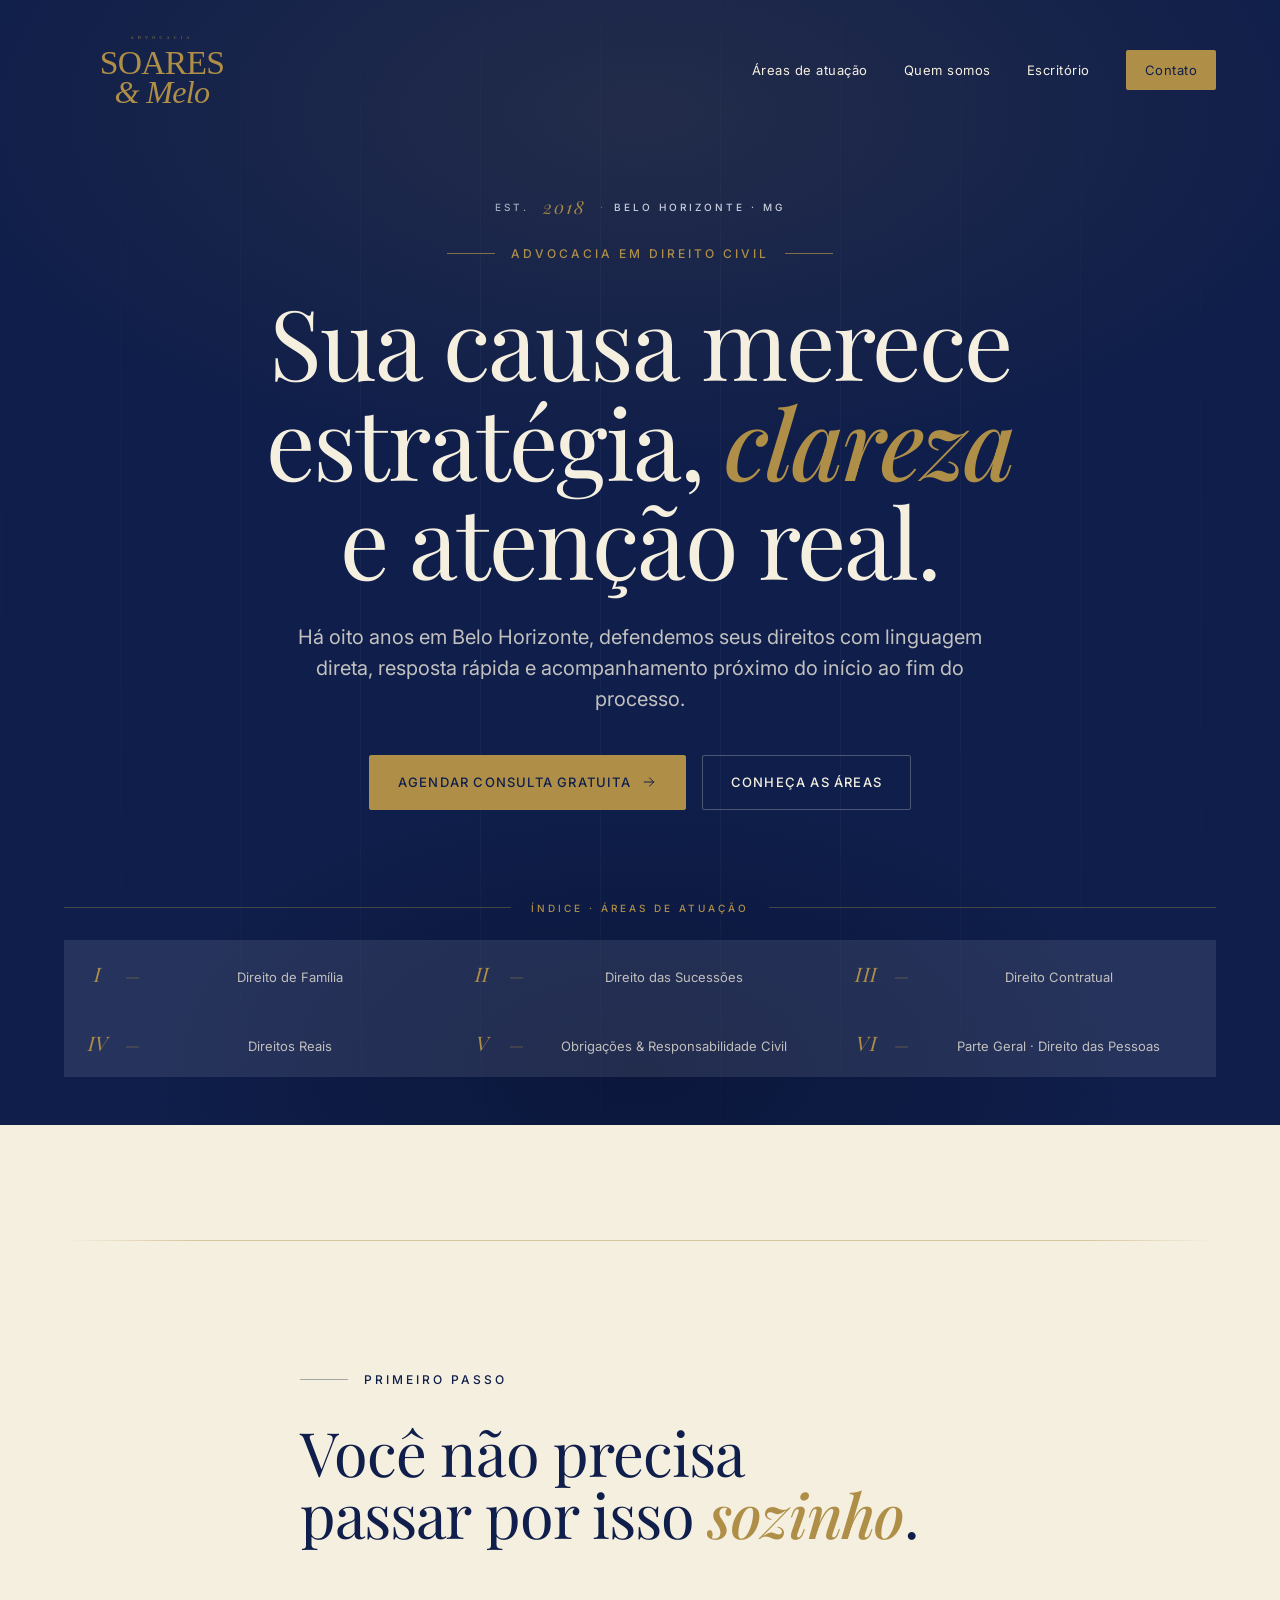
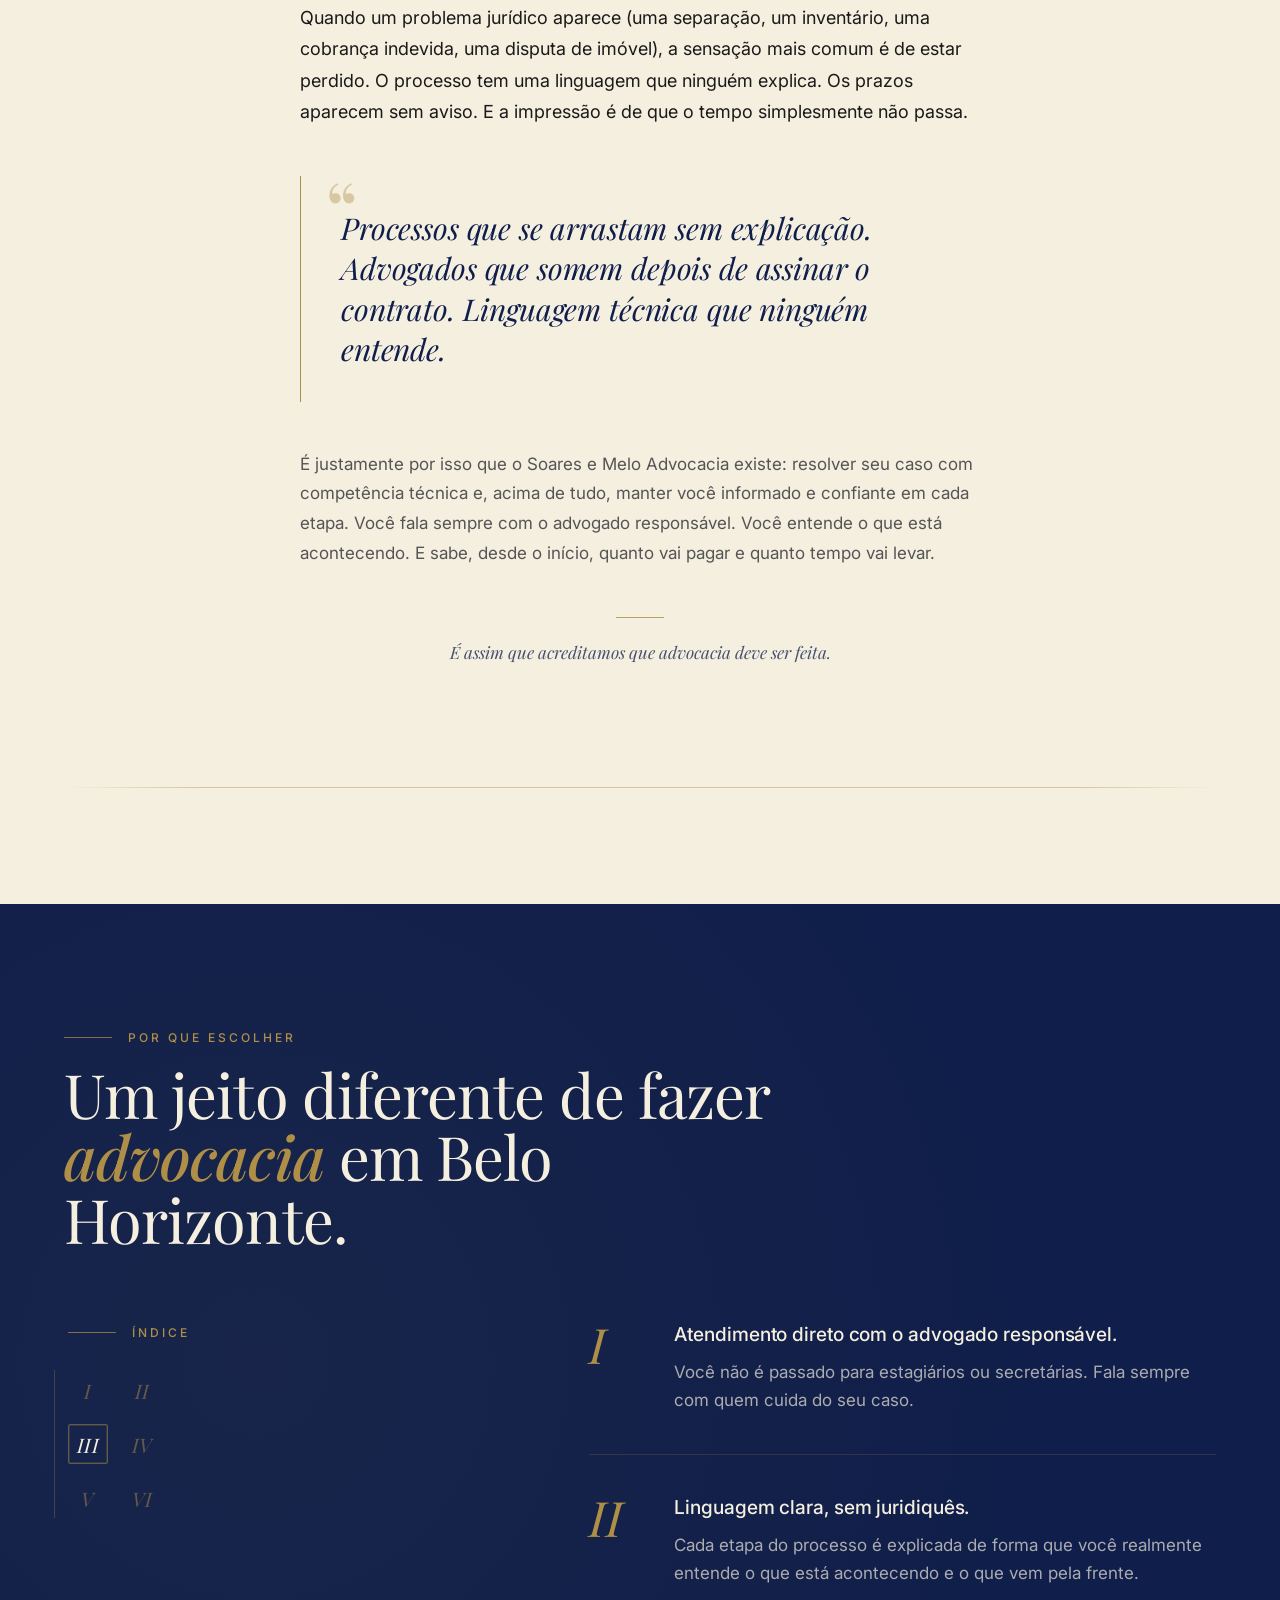
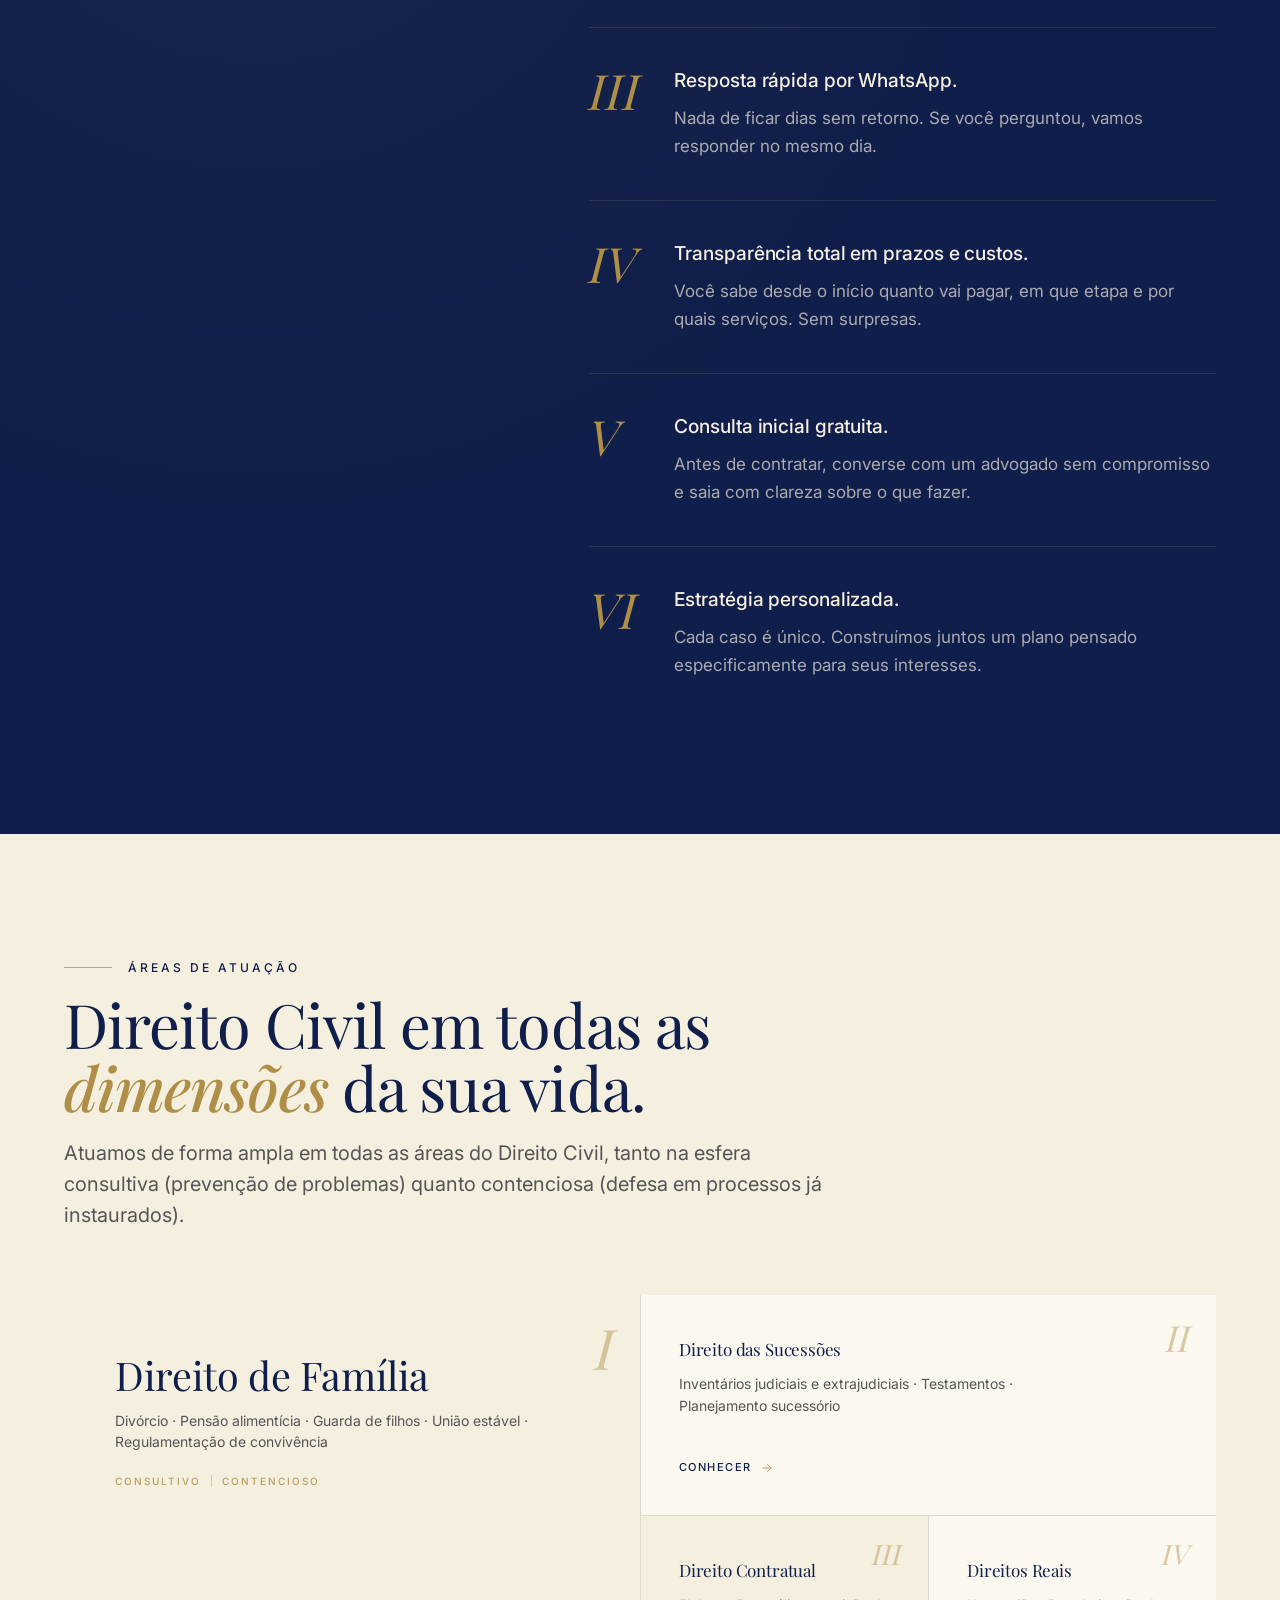
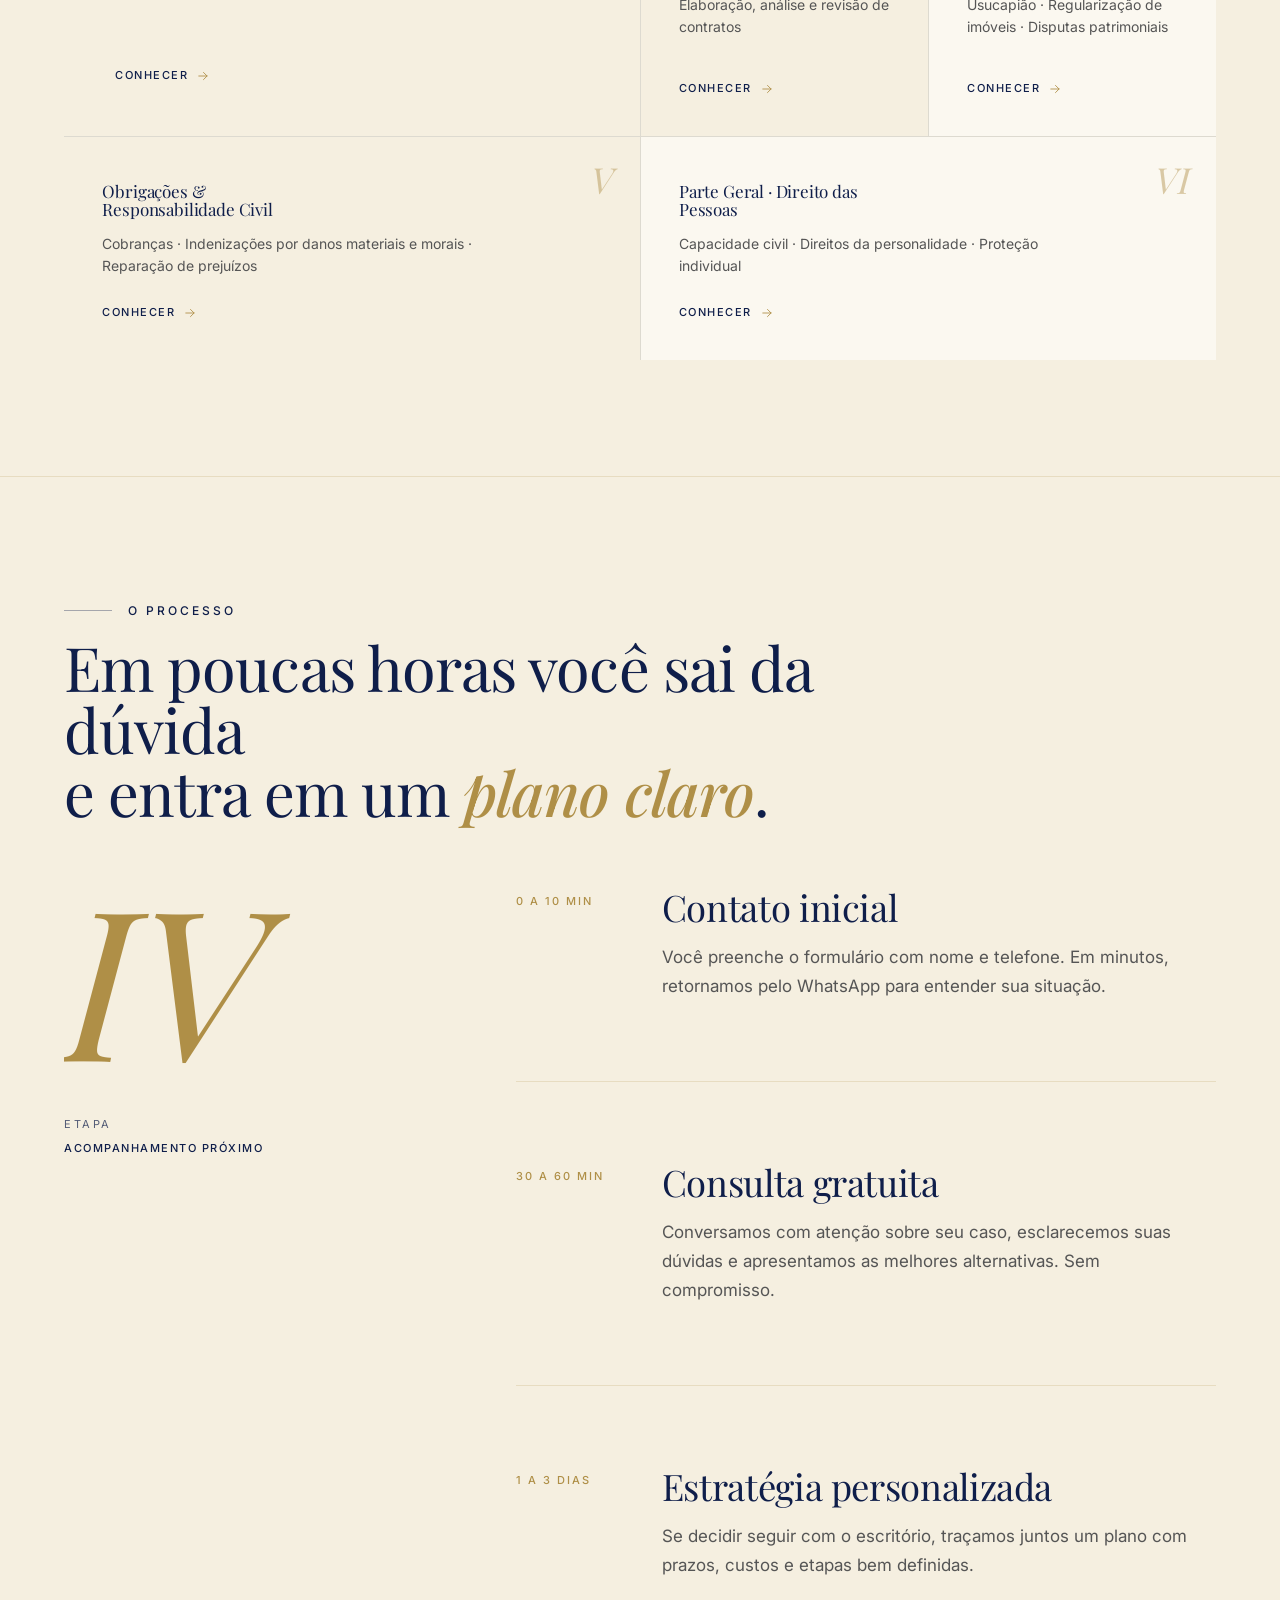
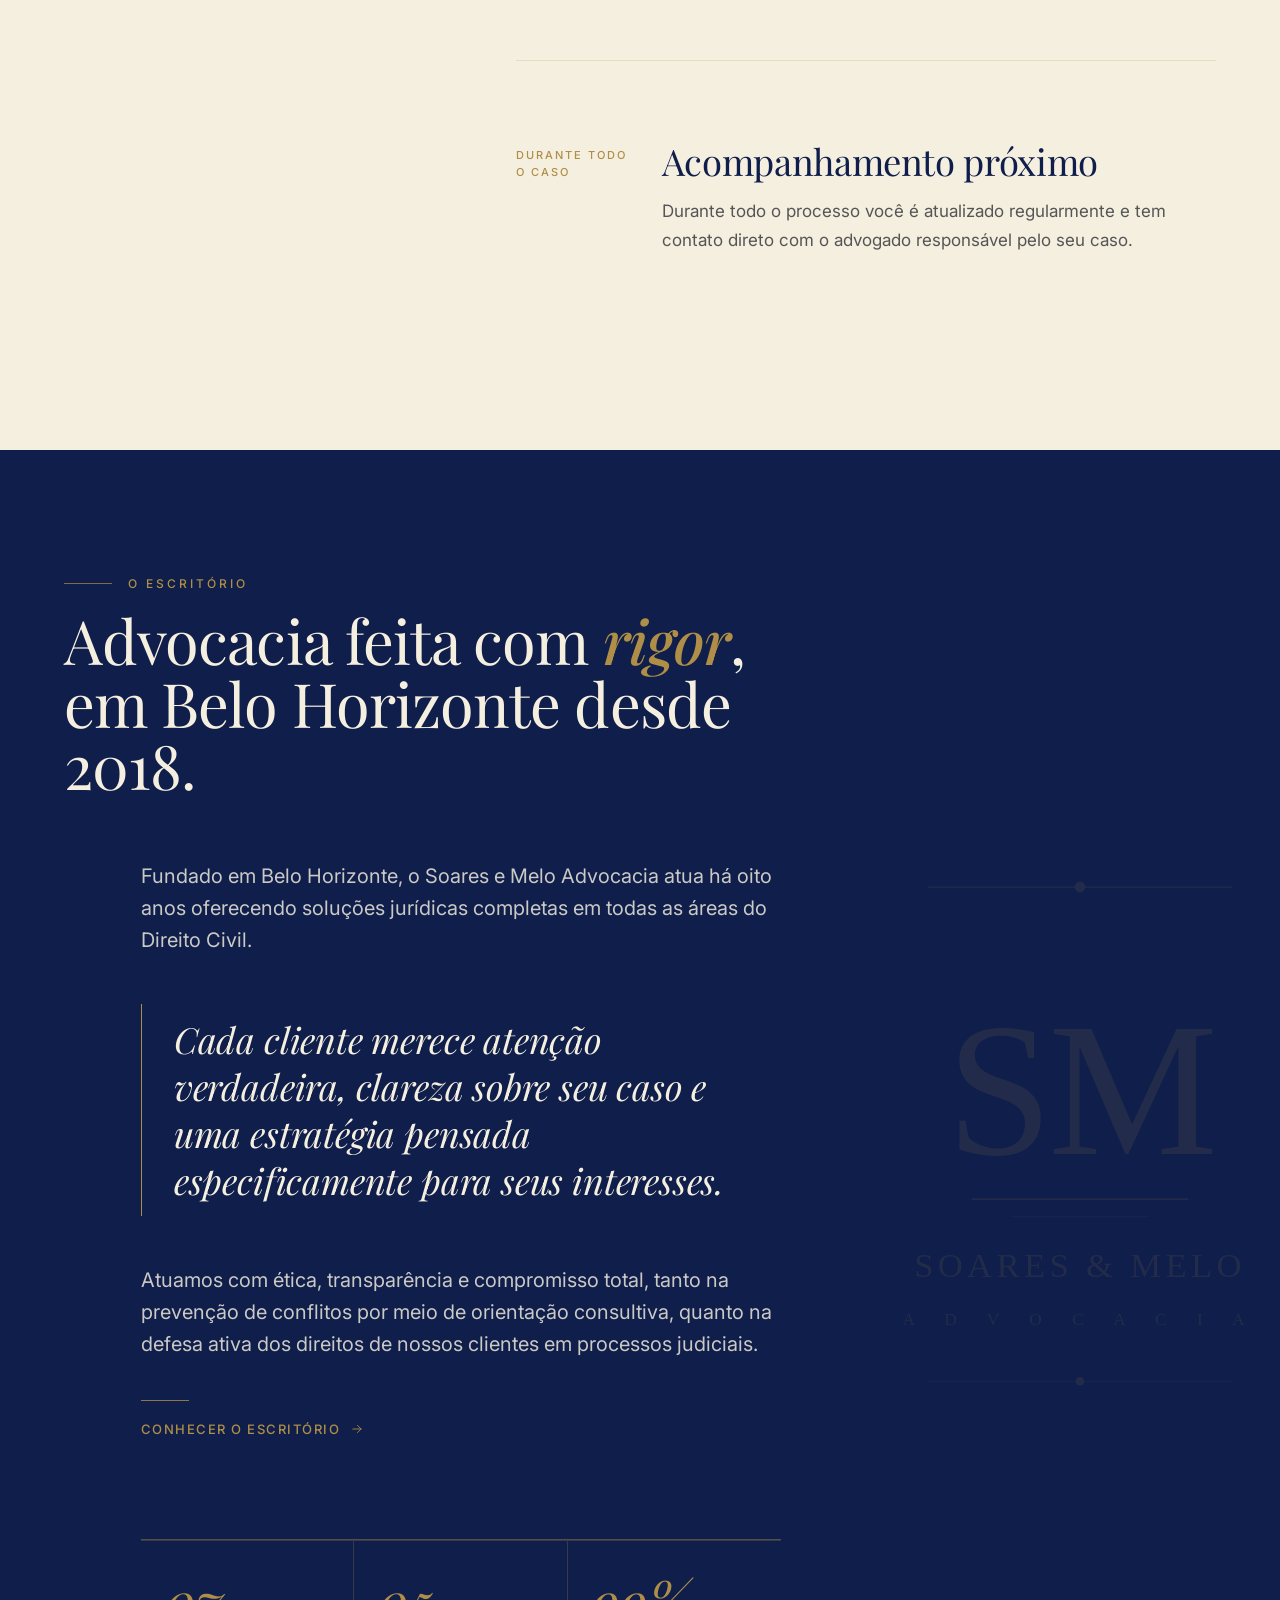
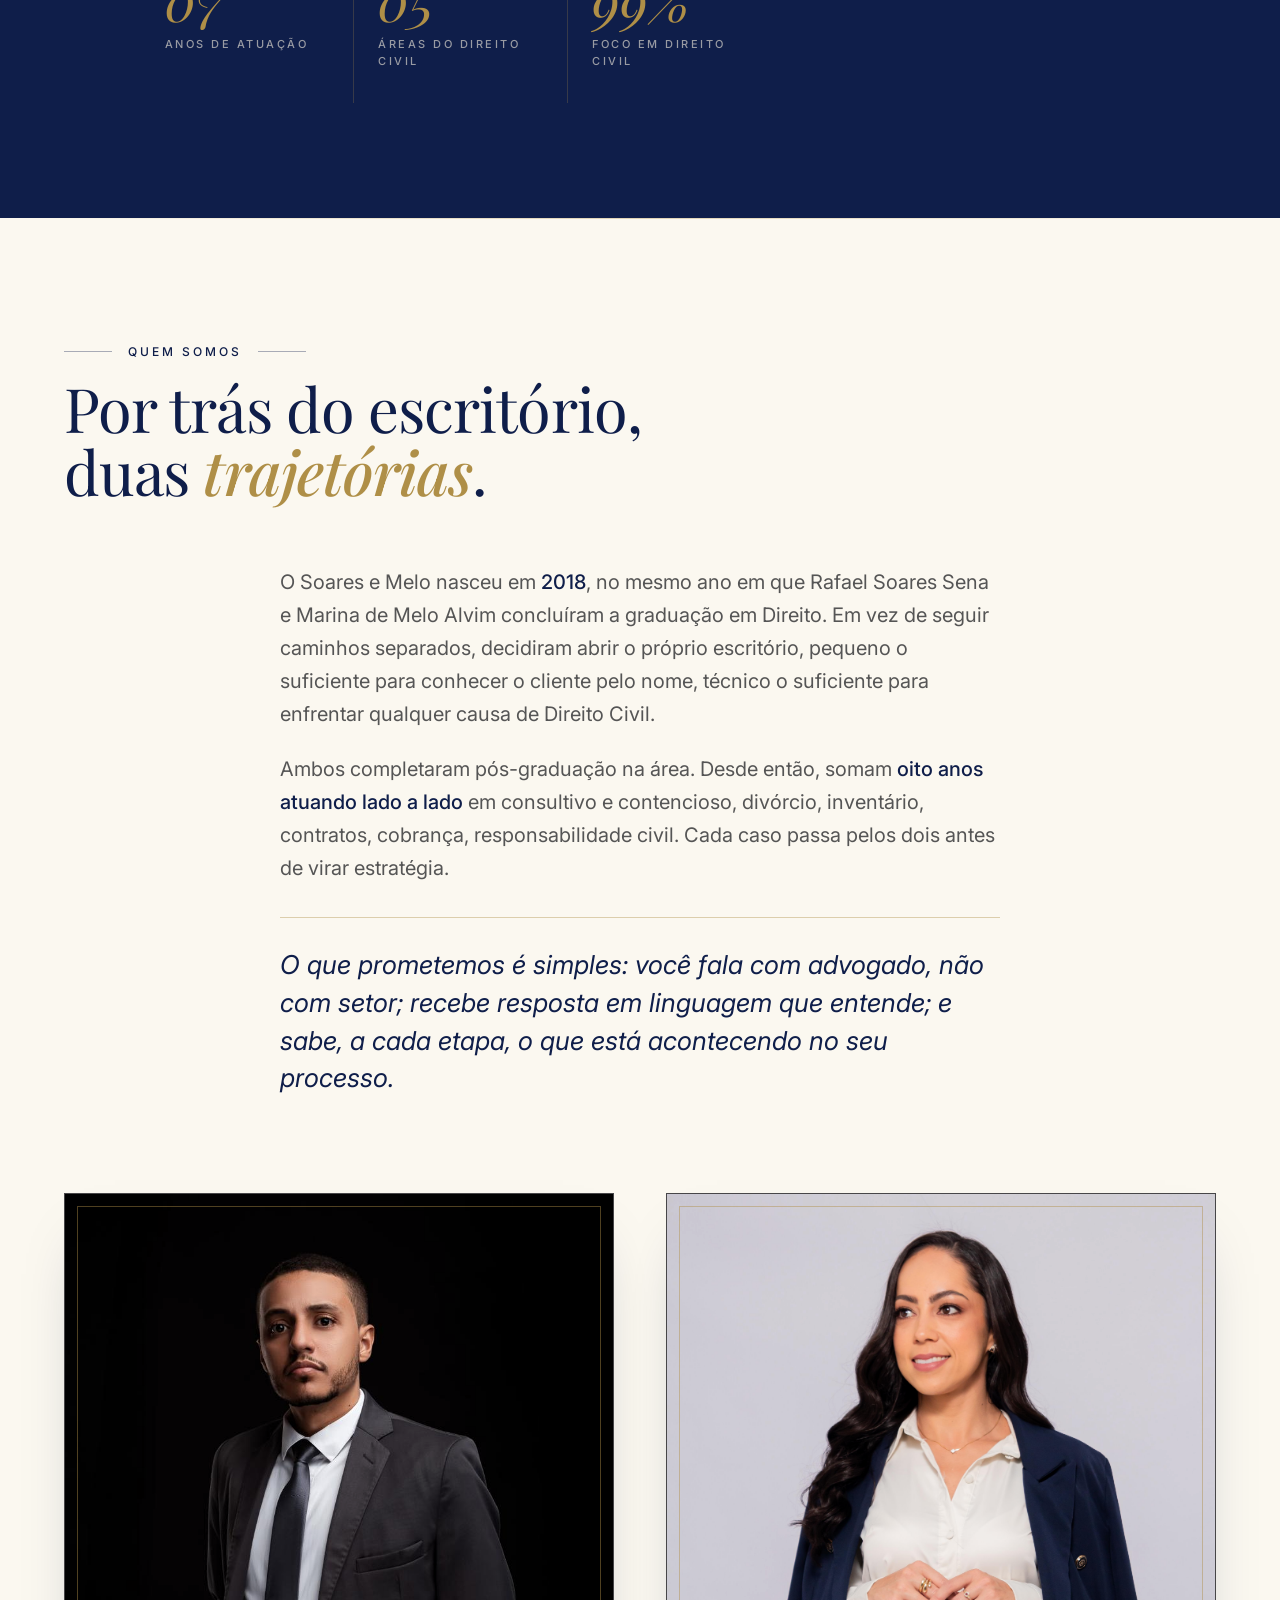
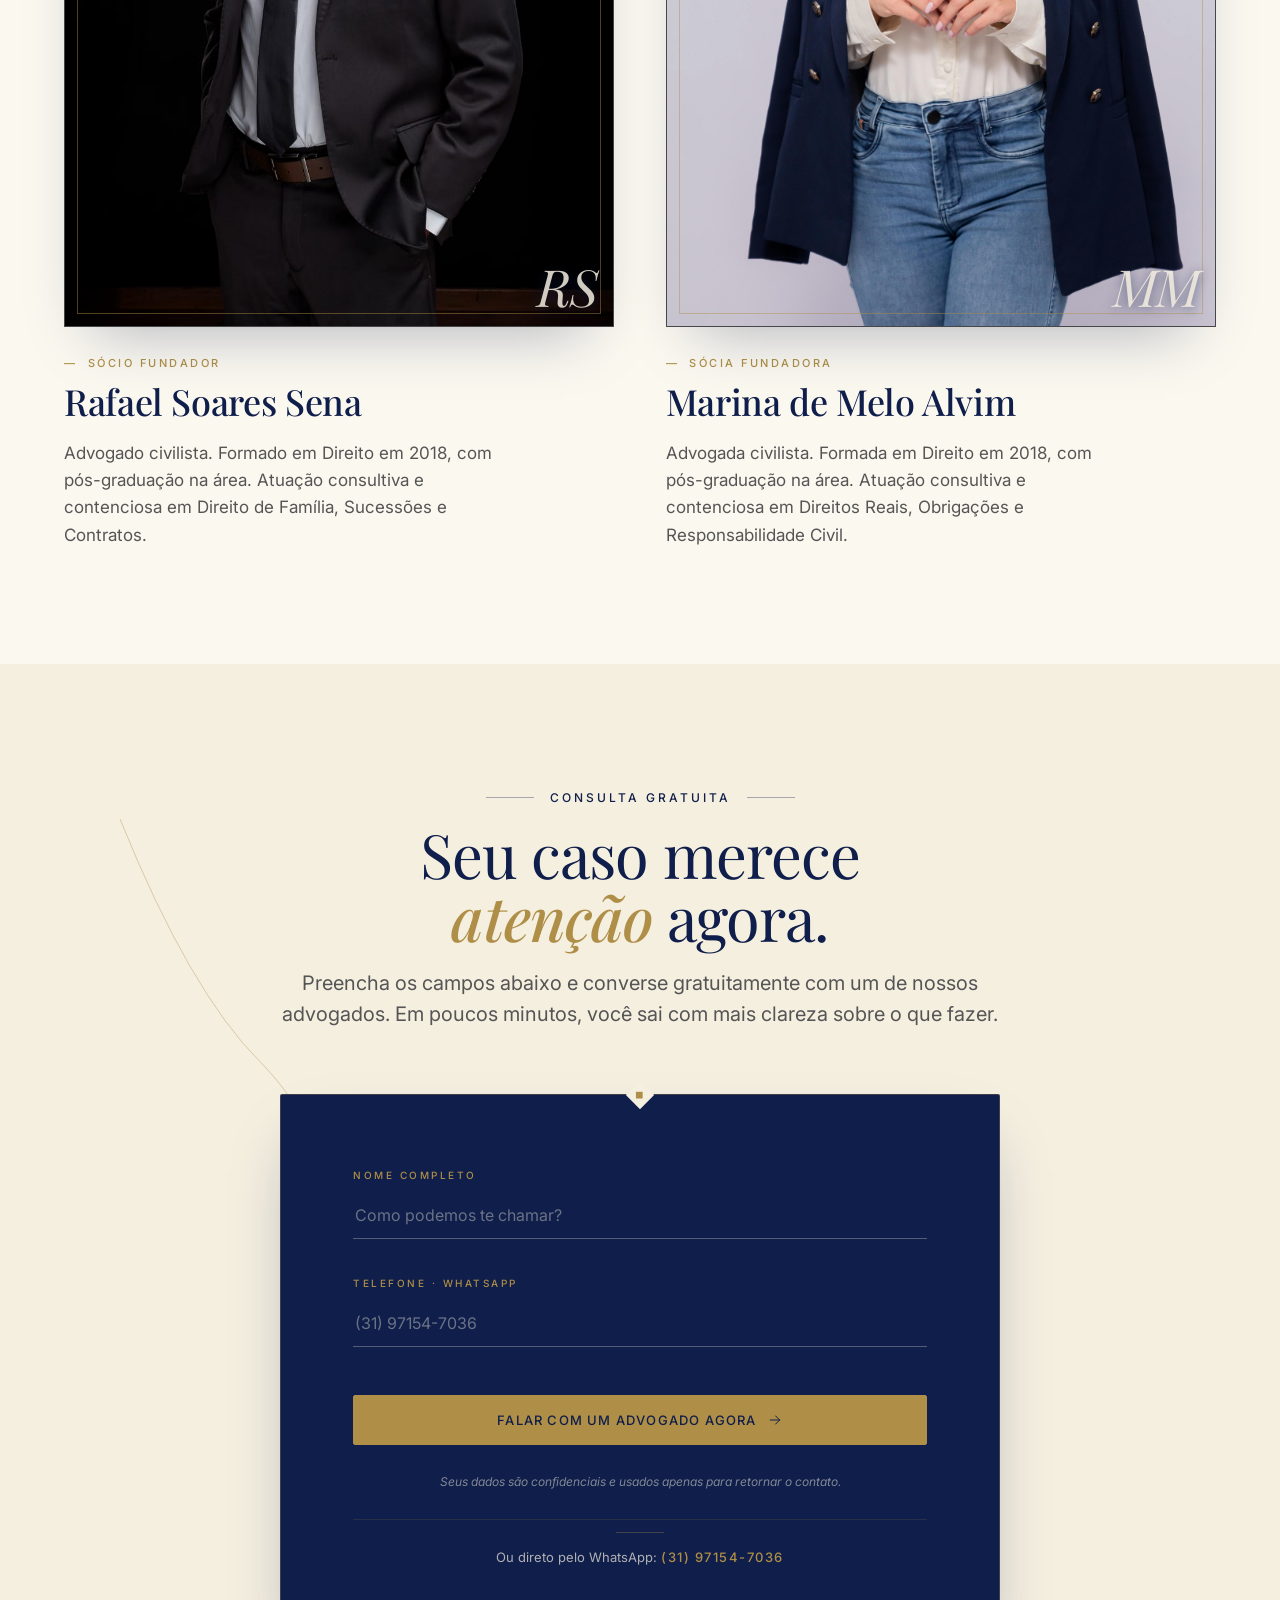
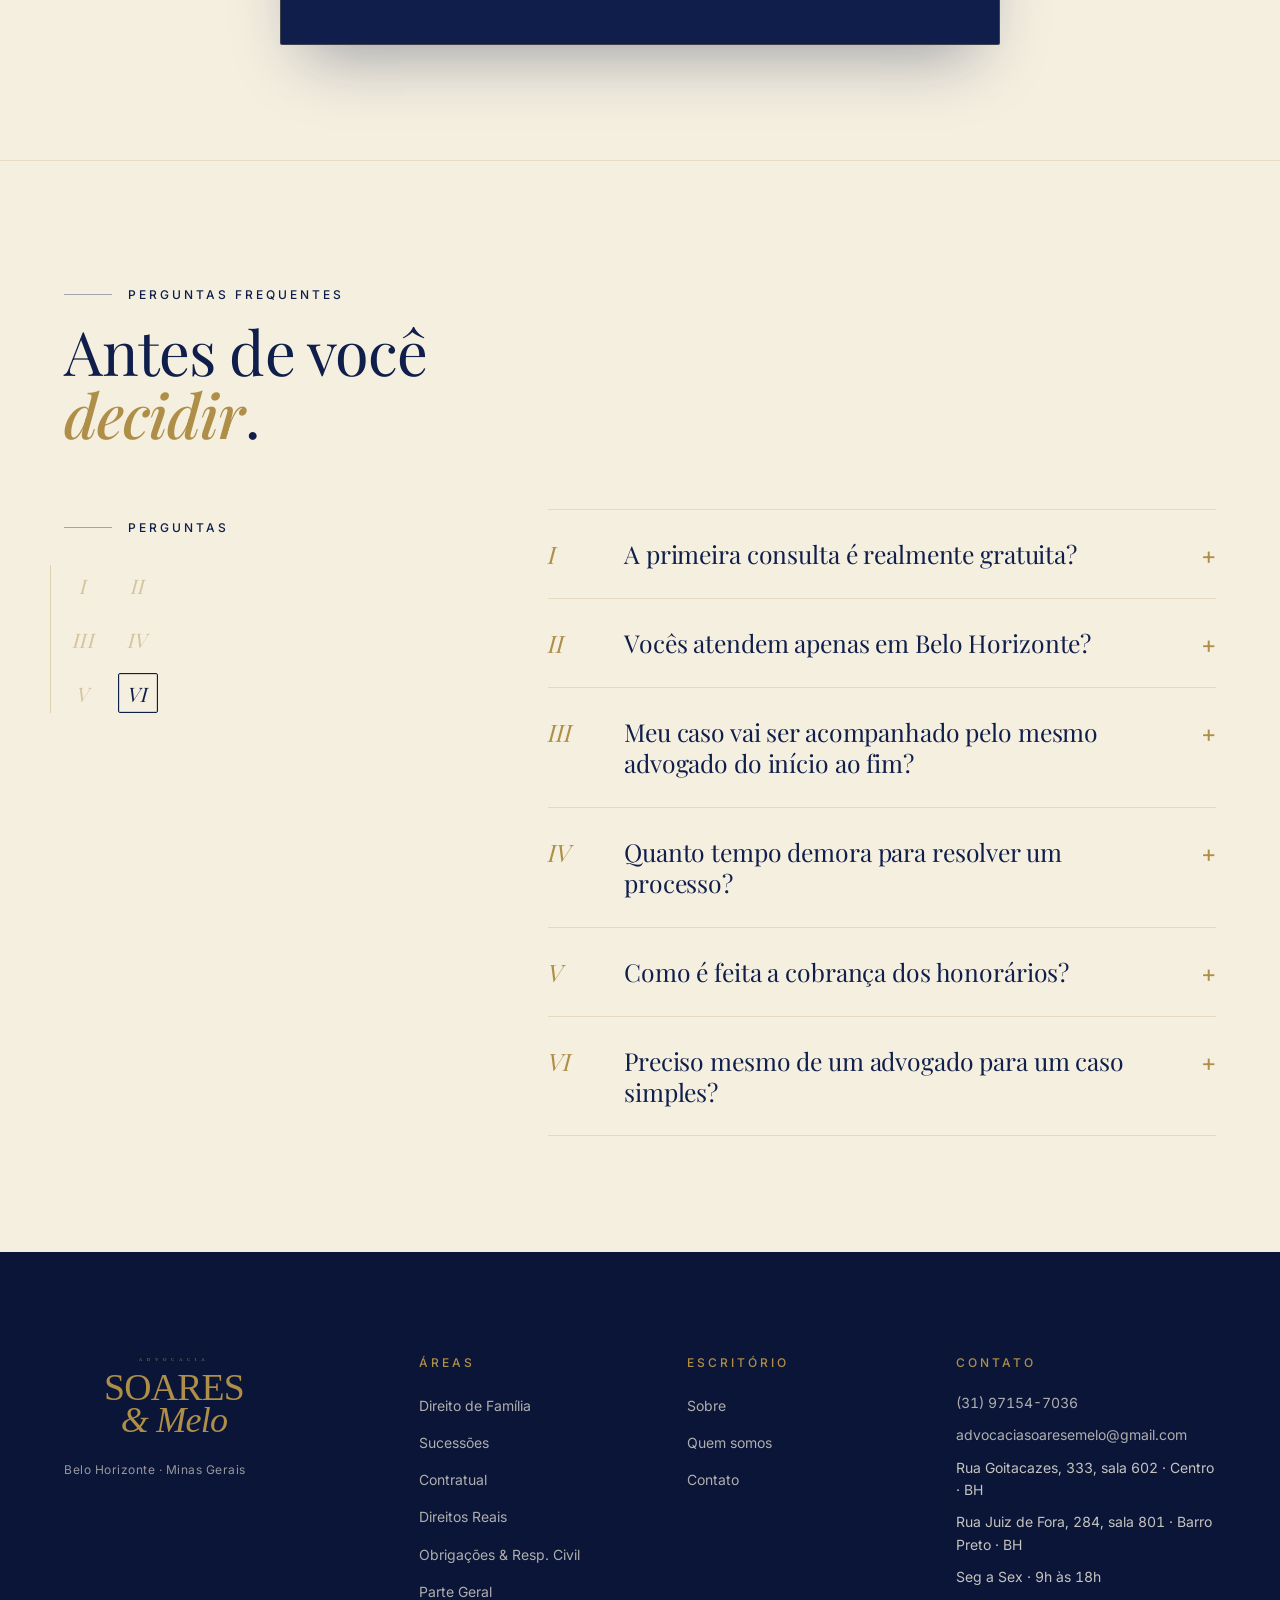
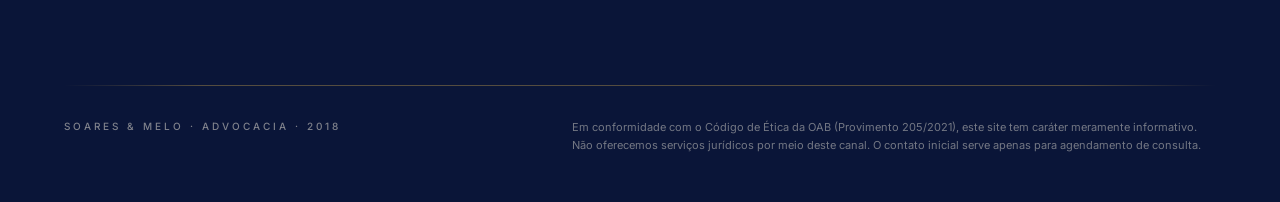
<file: index.html>
<!DOCTYPE html>
<html lang="pt-BR">
<head>
  <meta charset="UTF-8" />
  <meta name="viewport" content="width=device-width, initial-scale=1.0" />
  <title>Soares e Melo Advocacia · Direito Civil em Belo Horizonte</title>
  <meta name="description" content="Advocacia em Direito Civil com estratégia, clareza e atenção real ao seu caso. Há oito anos em Belo Horizonte. Consulta inicial gratuita." />

  <!-- Google tag (gtag.js) -->
  <script async src="https://www.googletagmanager.com/gtag/js?id=AW-18148697196"></script>
  <script>
    window.dataLayer = window.dataLayer || [];
    function gtag(){dataLayer.push(arguments);}
    gtag('js', new Date());
    gtag('config', 'AW-18148697196');
  </script>

  <link rel="preconnect" href="https://fonts.googleapis.com" />
  <link rel="preconnect" href="https://fonts.gstatic.com" crossorigin />
  <link href="https://fonts.googleapis.com/css2?family=Playfair+Display:ital@0;1&family=Inter:wght@400;500&display=swap" rel="stylesheet" />

  <link rel="stylesheet" href="style.css" />
  <link rel="stylesheet" href="shared/captura.css" />
</head>
<body>

<!-- HEADER -->
<header class="site-header" data-scroll="top">
  <div class="site-header__inner">
    <a class="brand-mark" href="#top" aria-label="Soares e Melo Advocacia">
      <img class="brand-mark__hero" src="brand/svg/soares-melo-editorial-ouro.svg" alt="Soares e Melo Advocacia" width="196" height="84" fetchpriority="high" />
      <img class="brand-mark__compact" src="brand/svg/soares-melo-mini-ouro.svg" alt="Soares e Melo" width="88" height="44" />
    </a>
    <nav class="site-nav" aria-label="Principal">
      <a href="#areas">Áreas de atuação</a>
      <a href="#quem-somos">Quem somos</a>
      <a href="#escritorio">Escritório</a>
      <a href="#contato" class="site-nav__cta">Contato</a>
    </nav>
  </div>
</header>

<main id="top">

  <!-- HERO -->
  <section class="hero" aria-label="Apresentação">

    <div class="hero__inner">
      <!-- Reference ordinal (estilo revista) -->
      <div class="hero__ordinal stagger" style="--d:.05s" aria-hidden="true">
        <span class="ordinal__label">Est.</span>
        <span class="ordinal__year">2018</span>
        <span class="ordinal__place">Belo Horizonte · MG</span>
      </div>

      <p class="kicker kicker--gold stagger" style="--d:.15s">
        <span class="kicker__rule" aria-hidden="true"></span>
        Advocacia em Direito Civil
        <span class="kicker__rule" aria-hidden="true"></span>
      </p>

      <h1 class="hero__title">
        Sua causa merece<br />
        estratégia, <em>clareza</em><br />
        e&nbsp;atenção real.
      </h1>

      <p class="hero__lede stagger" style="--d:.5s">
        Há oito anos em Belo Horizonte, defendemos seus direitos com linguagem direta, resposta rápida e acompanhamento próximo do início ao fim do processo.
      </p>

      <div class="hero__actions stagger" style="--d:.65s">
        <a href="#contato" class="btn btn--primary">
          <span>Agendar consulta gratuita</span>
          <svg width="16" height="16" viewBox="0 0 24 24" fill="none" stroke="currentColor" stroke-width="1.5" aria-hidden="true">
            <path d="M5 12h14M13 6l6 6-6 6" stroke-linecap="square" />
          </svg>
        </a>
        <a href="#areas" class="btn btn--ghost">
          Conheça as áreas
        </a>
      </div>
    </div>

    <!-- Index das áreas (footer do hero) -->
    <footer class="hero__index stagger" style="--d:.9s">
      <div class="hero__index-head">
        <span class="hair" aria-hidden="true"></span>
        <span class="hero__index-kicker">Índice · Áreas de atuação</span>
        <span class="hair" aria-hidden="true"></span>
      </div>
      <ol class="areas-list">
        <li><span class="num">I</span><span class="sep">—</span><a href="familia/">Direito de Família</a></li>
        <li><span class="num">II</span><span class="sep">—</span><a href="sucessoes/">Direito das Sucessões</a></li>
        <li><span class="num">III</span><span class="sep">—</span><a href="contratual/">Direito Contratual</a></li>
        <li><span class="num">IV</span><span class="sep">—</span><a href="reais/">Direitos Reais</a></li>
        <li><span class="num">V</span><span class="sep">—</span><a href="obrigacoes/">Obrigações &amp; Responsabilidade Civil</a></li>
        <li><span class="num">VI</span><span class="sep">—</span><a href="parte-geral/">Parte Geral · Direito das Pessoas</a></li>
      </ol>
    </footer>
  </section>

  <!-- SEÇÃO PROBLEMA -->
  <section class="problema" aria-label="Você não está sozinho">
    <div class="hair hair--wide" aria-hidden="true"></div>

    <div class="problema__inner">
      <p class="kicker kicker--ink">
        <span class="kicker__rule kicker__rule--dark" aria-hidden="true"></span>
        Primeiro passo
      </p>

      <h2 class="editorial-title">
        Você não precisa<br />
        passar por isso <em>sozinho</em>.
      </h2>

      <div class="prose">
        <p class="prose__lead">
          Quando um problema jurídico aparece (uma separação, um inventário, uma cobrança indevida, uma disputa de imóvel), a sensação mais comum é de estar perdido. O processo tem uma linguagem que ninguém explica. Os prazos aparecem sem aviso. E a impressão é de que o tempo simplesmente não passa.
        </p>

        <blockquote class="pullquote">
          <span class="pullquote__mark" aria-hidden="true">“</span>
          <p>Processos que se arrastam sem explicação. Advogados que somem depois de assinar o contrato. Linguagem técnica que ninguém entende.</p>
        </blockquote>

        <p>
          É justamente por isso que o Soares e Melo Advocacia existe: resolver seu caso com competência técnica e, acima de tudo, manter você informado e confiante em cada etapa. Você fala sempre com o advogado responsável. Você entende o que está acontecendo. E sabe, desde o início, quanto vai pagar e quanto tempo vai levar.
        </p>

        <div class="prose__signature">
          <span class="hair hair--short" aria-hidden="true"></span>
          <p>É assim que acreditamos que advocacia deve ser feita.</p>
        </div>
      </div>
    </div>

    <div class="hair hair--wide" aria-hidden="true"></div>
  </section>

  <!-- ========================================================= -->
  <!-- SEÇÃO 03, DIFERENCIAIS                                   -->
  <!-- ========================================================= -->
  <section class="diferenciais" id="diferenciais" aria-label="Por que escolher Soares e Melo">
    <div class="diferenciais__inner">

      <header class="section-head">
        <p class="kicker kicker--gold">
          <span class="kicker__rule" aria-hidden="true"></span>
          Por que escolher
        </p>
        <h2 class="h2 h2--ivory">
          Um jeito diferente de fazer<br />
          <em>advocacia</em> em Belo Horizonte.
        </h2>
      </header>

      <div class="diferenciais__grid">

        <!-- Coluna esquerda: índice sticky de numerais -->
        <aside class="diferenciais__index" aria-hidden="true">
          <p class="kicker kicker--gold index__label">
            <span class="kicker__rule" aria-hidden="true"></span>
            Índice
          </p>
          <div class="index__numerals">
            <button class="index__num" data-target="dif-1" aria-label="Ir para diferencial 1">I</button>
            <button class="index__num" data-target="dif-2" aria-label="Ir para diferencial 2">II</button>
            <button class="index__num" data-target="dif-3" aria-label="Ir para diferencial 3">III</button>
            <button class="index__num" data-target="dif-4" aria-label="Ir para diferencial 4">IV</button>
            <button class="index__num" data-target="dif-5" aria-label="Ir para diferencial 5">V</button>
            <button class="index__num" data-target="dif-6" aria-label="Ir para diferencial 6">VI</button>
          </div>
        </aside>

        <!-- Coluna direita: itens -->
        <ol class="diferenciais__list">
          <li class="diferencial" id="dif-1">
            <span class="diferencial__num">I</span>
            <div class="diferencial__body">
              <h3>Atendimento direto com o advogado responsável.</h3>
              <p>Você não é passado para estagiários ou secretárias. Fala sempre com quem cuida do seu caso.</p>
              <span class="diferencial__underline" aria-hidden="true"></span>
            </div>
          </li>
          <li class="diferencial" id="dif-2">
            <span class="diferencial__num">II</span>
            <div class="diferencial__body">
              <h3>Linguagem clara, sem juridiquês.</h3>
              <p>Cada etapa do processo é explicada de forma que você realmente entende o que está acontecendo e o que vem pela frente.</p>
              <span class="diferencial__underline" aria-hidden="true"></span>
            </div>
          </li>
          <li class="diferencial" id="dif-3">
            <span class="diferencial__num">III</span>
            <div class="diferencial__body">
              <h3>Resposta rápida por WhatsApp.</h3>
              <p>Nada de ficar dias sem retorno. Se você perguntou, vamos responder no mesmo dia.</p>
              <span class="diferencial__underline" aria-hidden="true"></span>
            </div>
          </li>
          <li class="diferencial" id="dif-4">
            <span class="diferencial__num">IV</span>
            <div class="diferencial__body">
              <h3>Transparência total em prazos e custos.</h3>
              <p>Você sabe desde o início quanto vai pagar, em que etapa e por quais serviços. Sem surpresas.</p>
              <span class="diferencial__underline" aria-hidden="true"></span>
            </div>
          </li>
          <li class="diferencial" id="dif-5">
            <span class="diferencial__num">V</span>
            <div class="diferencial__body">
              <h3>Consulta inicial gratuita.</h3>
              <p>Antes de contratar, converse com um advogado sem compromisso e saia com clareza sobre o que fazer.</p>
              <span class="diferencial__underline" aria-hidden="true"></span>
            </div>
          </li>
          <li class="diferencial" id="dif-6">
            <span class="diferencial__num">VI</span>
            <div class="diferencial__body">
              <h3>Estratégia personalizada.</h3>
              <p>Cada caso é único. Construímos juntos um plano pensado especificamente para seus interesses.</p>
              <span class="diferencial__underline" aria-hidden="true"></span>
            </div>
          </li>
        </ol>

      </div>
    </div>
  </section>

  <!-- ========================================================= -->
  <!-- SEÇÃO 04, ÁREAS DE ATUAÇÃO (Bento Box)                   -->
  <!-- ========================================================= -->
  <section class="areas" id="areas" aria-label="Áreas de atuação">
    <div class="areas__inner">

      <header class="section-head section-head--ink">
        <p class="kicker kicker--ink">
          <span class="kicker__rule kicker__rule--dark" aria-hidden="true"></span>
          Áreas de atuação
        </p>
        <h2 class="h2 h2--ink">
          Direito Civil em todas as<br />
          <em>dimensões</em> da sua vida.
        </h2>
        <p class="section-head__lede">
          Atuamos de forma ampla em todas as áreas do Direito Civil, tanto na esfera consultiva (prevenção de problemas) quanto contenciosa (defesa em processos já instaurados).
        </p>
      </header>

      <div class="bento">

        <a href="familia/" class="bento__cell bento__cell--lg" data-area="familia" style="--d:0s">
          <span class="bento__numeral">I</span>
          <div class="bento__content">
            <h3>Direito de Família</h3>
            <p class="bento__specs">Divórcio · Pensão alimentícia · Guarda de filhos · União estável · Regulamentação de convivência</p>
            <div class="bento__tags">
              <span>Consultivo</span>
              <span class="bento__tag-sep" aria-hidden="true"></span>
              <span>Contencioso</span>
            </div>
          </div>
          <div class="bento__footer">
            <span class="bento__cta">Conhecer <svg width="14" height="14" viewBox="0 0 24 24" fill="none" stroke="currentColor" stroke-width="1.5" aria-hidden="true"><path d="M5 12h14M13 6l6 6-6 6" stroke-linecap="square" /></svg></span>
            <span class="bento__underline" aria-hidden="true"></span>
          </div>
        </a>

        <a href="sucessoes/" class="bento__cell bento__cell--md-horizontal" data-area="sucessoes" style="--d:.08s">
          <span class="bento__numeral">II</span>
          <div class="bento__content">
            <h3>Direito das Sucessões</h3>
            <p class="bento__specs">Inventários judiciais e extrajudiciais · Testamentos · Planejamento sucessório</p>
          </div>
          <div class="bento__footer">
            <span class="bento__cta">Conhecer <svg width="14" height="14" viewBox="0 0 24 24" fill="none" stroke="currentColor" stroke-width="1.5" aria-hidden="true"><path d="M5 12h14M13 6l6 6-6 6" stroke-linecap="square" /></svg></span>
            <span class="bento__underline" aria-hidden="true"></span>
          </div>
        </a>

        <a href="contratual/" class="bento__cell bento__cell--sm" data-area="contratual" style="--d:.14s">
          <span class="bento__numeral">III</span>
          <div class="bento__content">
            <h3>Direito Contratual</h3>
            <p class="bento__specs">Elaboração, análise e revisão de contratos</p>
          </div>
          <div class="bento__footer">
            <span class="bento__cta">Conhecer <svg width="14" height="14" viewBox="0 0 24 24" fill="none" stroke="currentColor" stroke-width="1.5" aria-hidden="true"><path d="M5 12h14M13 6l6 6-6 6" stroke-linecap="square" /></svg></span>
            <span class="bento__underline" aria-hidden="true"></span>
          </div>
        </a>

        <a href="reais/" class="bento__cell bento__cell--sm" data-area="reais" style="--d:.2s">
          <span class="bento__numeral">IV</span>
          <div class="bento__content">
            <h3>Direitos Reais</h3>
            <p class="bento__specs">Usucapião · Regularização de imóveis · Disputas patrimoniais</p>
          </div>
          <div class="bento__footer">
            <span class="bento__cta">Conhecer <svg width="14" height="14" viewBox="0 0 24 24" fill="none" stroke="currentColor" stroke-width="1.5" aria-hidden="true"><path d="M5 12h14M13 6l6 6-6 6" stroke-linecap="square" /></svg></span>
            <span class="bento__underline" aria-hidden="true"></span>
          </div>
        </a>

        <a href="obrigacoes/" class="bento__cell bento__cell--md-horizontal" data-area="obrigacoes" style="--d:.26s">
          <span class="bento__numeral">V</span>
          <div class="bento__content">
            <h3>Obrigações &amp; Responsabilidade Civil</h3>
            <p class="bento__specs">Cobranças · Indenizações por danos materiais e morais · Reparação de prejuízos</p>
          </div>
          <div class="bento__footer">
            <span class="bento__cta">Conhecer <svg width="14" height="14" viewBox="0 0 24 24" fill="none" stroke="currentColor" stroke-width="1.5" aria-hidden="true"><path d="M5 12h14M13 6l6 6-6 6" stroke-linecap="square" /></svg></span>
            <span class="bento__underline" aria-hidden="true"></span>
          </div>
        </a>

        <a href="parte-geral/" class="bento__cell bento__cell--md-horizontal" data-area="parte-geral" style="--d:.32s">
          <span class="bento__numeral">VI</span>
          <div class="bento__content">
            <h3>Parte Geral &middot; Direito das Pessoas</h3>
            <p class="bento__specs">Capacidade civil · Direitos da personalidade · Proteção individual</p>
          </div>
          <div class="bento__footer">
            <span class="bento__cta">Conhecer <svg width="14" height="14" viewBox="0 0 24 24" fill="none" stroke="currentColor" stroke-width="1.5" aria-hidden="true"><path d="M5 12h14M13 6l6 6-6 6" stroke-linecap="square" /></svg></span>
            <span class="bento__underline" aria-hidden="true"></span>
          </div>
        </a>

      </div>
    </div>
  </section>

  <!-- ========================================================= -->
  <!-- SEÇÃO 05, COMO FUNCIONA                                  -->
  <!-- ========================================================= -->
  <section class="processo" id="processo" aria-label="Como funciona o atendimento">
    <div class="processo__inner">

      <header class="section-head section-head--ink">
        <p class="kicker kicker--ink">
          <span class="kicker__rule kicker__rule--dark" aria-hidden="true"></span>
          O processo
        </p>
        <h2 class="h2 h2--ink">
          Em poucas horas você sai da dúvida<br />
          e entra em um <em>plano claro</em>.
        </h2>
      </header>

      <div class="processo__grid">

        <!-- Coluna sticky: numeral gigante -->
        <aside class="processo__sticky" aria-hidden="true">
          <div class="sticky-roman">
            <span class="sticky-roman__numeral" data-active="I">I</span>
          </div>
          <p class="sticky-roman__label">
            <span>Etapa</span>
            <strong class="sticky-roman__step">Contato inicial</strong>
          </p>
        </aside>

        <!-- Coluna direita: passos -->
        <ol class="processo__steps">
          <li class="step" id="step-I" data-numeral="I" data-label="Contato inicial">
            <span class="step__time">0 a 10 min</span>
            <div class="step__body">
              <h3>Contato inicial</h3>
              <p>Você preenche o formulário com nome e telefone. Em minutos, retornamos pelo WhatsApp para entender sua situação.</p>
            </div>
          </li>
          <li class="step" id="step-II" data-numeral="II" data-label="Consulta gratuita">
            <span class="step__time">30 a 60 min</span>
            <div class="step__body">
              <h3>Consulta gratuita</h3>
              <p>Conversamos com atenção sobre seu caso, esclarecemos suas dúvidas e apresentamos as melhores alternativas. Sem compromisso.</p>
            </div>
          </li>
          <li class="step" id="step-III" data-numeral="III" data-label="Estratégia personalizada">
            <span class="step__time">1 a 3 dias</span>
            <div class="step__body">
              <h3>Estratégia personalizada</h3>
              <p>Se decidir seguir com o escritório, traçamos juntos um plano com prazos, custos e etapas bem definidas.</p>
            </div>
          </li>
          <li class="step" id="step-IV" data-numeral="IV" data-label="Acompanhamento próximo">
            <span class="step__time">Durante todo o caso</span>
            <div class="step__body">
              <h3>Acompanhamento próximo</h3>
              <p>Durante todo o processo você é atualizado regularmente e tem contato direto com o advogado responsável pelo seu caso.</p>
            </div>
          </li>
        </ol>

      </div>
    </div>
  </section>

  <!-- ========================================================= -->
  <!-- SEÇÃO 06, SOBRE                                          -->
  <!-- ========================================================= -->
  <section class="sobre" id="escritorio" aria-label="Sobre o escritório">

    <!-- Crest watermark -->
    <div class="sobre__crest" aria-hidden="true">
      <img src="brand/svg/soares-melo-crest-ouro.svg" alt="" />
    </div>

    <div class="sobre__inner">
      <header class="section-head">
        <p class="kicker kicker--gold">
          <span class="kicker__rule" aria-hidden="true"></span>
          O escritório
        </p>
        <h2 class="h2 h2--ivory">
          Advocacia feita com <em>rigor</em>,<br />
          em Belo Horizonte desde 2018.
        </h2>
      </header>

      <div class="sobre__prose">
        <p>Fundado em Belo Horizonte, o Soares e Melo Advocacia atua há oito anos oferecendo soluções jurídicas completas em todas as áreas do Direito Civil.</p>

        <blockquote class="pullquote pullquote--navy">
          <p>Cada cliente merece atenção verdadeira, clareza sobre seu caso e uma estratégia pensada especificamente para seus interesses.</p>
        </blockquote>

        <p>Atuamos com ética, transparência e compromisso total, tanto na prevenção de conflitos por meio de orientação consultiva, quanto na defesa ativa dos direitos de nossos clientes em processos judiciais.</p>

        <div class="sobre__cta">
          <span class="hair hair--short" aria-hidden="true"></span>
          <a href="#" class="link-gold">
            Conhecer o escritório
            <svg width="14" height="14" viewBox="0 0 24 24" fill="none" stroke="currentColor" stroke-width="1.5" aria-hidden="true"><path d="M5 12h14M13 6l6 6-6 6" stroke-linecap="square" /></svg>
          </a>
        </div>
      </div>

      <!-- Stats -->
      <div class="stats" aria-label="Números do escritório">
        <div class="stat">
          <span class="stat__num" data-target="8" data-suffix="">08</span>
          <span class="stat__label">Anos de atuação</span>
        </div>
        <div class="stat">
          <span class="stat__num" data-target="6" data-suffix="">06</span>
          <span class="stat__label">Áreas do Direito Civil</span>
        </div>
        <div class="stat">
          <span class="stat__num" data-target="100" data-suffix="%">100%</span>
          <span class="stat__label">Foco em Direito Civil</span>
        </div>
      </div>
    </div>
  </section>

  <!-- ========================================================= -->
  <!-- SEÇÃO 06.5, QUEM SOMOS                                   -->
  <!-- ========================================================= -->
  <section class="quem-somos" id="quem-somos" aria-label="Quem somos">
    <div class="quem-somos__inner">

      <header class="section-head section-head--ink">
        <p class="kicker kicker--ink">
          <span class="kicker__rule kicker__rule--dark" aria-hidden="true"></span>
          Quem somos
          <span class="kicker__rule kicker__rule--dark" aria-hidden="true"></span>
        </p>
        <h2 class="h2 h2--ink">
          Por trás do escritório,<br />
          duas <em>trajetórias</em>.
        </h2>
      </header>

      <div class="quem-somos__prose">
        <p>
          O Soares e Melo nasceu em <strong>2018</strong>, no mesmo ano em que Rafael Soares Sena e Marina de Melo Alvim concluíram a graduação em Direito. Em vez de seguir caminhos separados, decidiram abrir o próprio escritório, pequeno o suficiente para conhecer o cliente pelo nome, técnico o suficiente para enfrentar qualquer causa de Direito Civil.
        </p>
        <p>
          Ambos completaram pós-graduação na área. Desde então, somam <strong>oito anos atuando lado a lado</strong> em consultivo e contencioso, divórcio, inventário, contratos, cobrança, responsabilidade civil. Cada caso passa pelos dois antes de virar estratégia.
        </p>
        <p class="quem-somos__promessa">
          O que prometemos é simples: você fala com advogado, não com setor; recebe resposta em linguagem que entende; e sabe, a cada etapa, o que está acontecendo no seu processo.
        </p>
      </div>

      <div class="quem-somos__cards">

        <!-- Sócio 1: Rafael -->
        <article class="socio">
          <div class="socio__photo-wrap">
            <img class="socio__photo" src="images/socios/rafael-soares-sena.jpg" alt="Rafael Soares Sena" width="600" height="800" loading="lazy" />
            <span class="socio__monogram" aria-hidden="true">RS</span>
          </div>
          <div class="socio__meta">
            <p class="socio__role">Sócio fundador</p>
            <h3 class="socio__name">Rafael Soares Sena</h3>
            <p class="socio__bio">Advogado civilista. Formado em Direito em 2018, com pós-graduação na área. Atuação consultiva e contenciosa em Direito de Família, Sucessões e Contratos.</p>
          </div>
        </article>

        <!-- Sócio 2: Marina -->
        <article class="socio">
          <div class="socio__photo-wrap">
            <img class="socio__photo" src="images/socios/marina-melo-alvim.jpg" alt="Marina de Melo Alvim" width="600" height="800" loading="lazy" />
            <span class="socio__monogram" aria-hidden="true">MM</span>
          </div>
          <div class="socio__meta">
            <p class="socio__role">Sócia fundadora</p>
            <h3 class="socio__name">Marina de Melo Alvim</h3>
            <p class="socio__bio">Advogada civilista. Formada em Direito em 2018, com pós-graduação na área. Atuação consultiva e contenciosa em Direitos Reais, Obrigações e Responsabilidade Civil.</p>
          </div>
        </article>

      </div>

    </div>
  </section>

  <!-- ========================================================= -->
  <!-- SEÇÃO 07, CTA FINAL                                      -->
  <!-- ========================================================= -->
  <section class="cta-final" id="contato" aria-label="Agendar consulta">
    <div class="cta-final__inner">

      <header class="section-head section-head--ink section-head--center">
        <p class="kicker kicker--ink">
          <span class="kicker__rule kicker__rule--dark" aria-hidden="true"></span>
          Consulta gratuita
          <span class="kicker__rule kicker__rule--dark" aria-hidden="true"></span>
        </p>
        <h2 class="h2 h2--ink">
          Seu caso merece<br />
          <em>atenção</em> agora.
        </h2>
        <p class="section-head__lede">
          Preencha os campos abaixo e converse gratuitamente com um de nossos advogados. Em poucos minutos, você sai com mais clareza sobre o que fazer.
        </p>
      </header>

      <!-- Draw SVG diagonal -->
      <svg class="cta-final__draw" viewBox="0 0 400 600" preserveAspectRatio="none" aria-hidden="true">
        <path d="M 0 0 Q 100 200 200 280 T 400 600" fill="none" stroke="#AF8F47" stroke-width="1" />
      </svg>

      <form class="card-form" id="form-consulta" novalidate>
        <div class="card-form__ornament" aria-hidden="true">◆</div>

        <div class="field">
          <label for="input-name">Nome completo</label>
          <input type="text" id="input-name" name="name" required autocomplete="name" placeholder="Como podemos te chamar?" />
          <span class="field__icon" aria-hidden="true"></span>
        </div>

        <div class="field">
          <label for="input-phone">Telefone &middot; WhatsApp</label>
          <input type="tel" id="input-phone" name="phone" required autocomplete="tel" placeholder="(31) 97154-7036" inputmode="numeric" maxlength="16" />
          <span class="field__icon" aria-hidden="true"></span>
        </div>

        <button type="submit" class="btn btn--primary btn--block">
          <span>Falar com um advogado agora</span>
          <svg width="16" height="16" viewBox="0 0 24 24" fill="none" stroke="currentColor" stroke-width="1.5" aria-hidden="true"><path d="M5 12h14M13 6l6 6-6 6" stroke-linecap="square" /></svg>
        </button>

        <p class="card-form__support">
          Seus dados são confidenciais e usados apenas para retornar o contato.
        </p>

        <div class="card-form__alt">
          <span class="hair hair--short" aria-hidden="true"></span>
          <p>Ou direto pelo WhatsApp: <a href="https://wa.me/5531971547036?text=Ol%C3%A1%2C%20vim%20pelo%20site%20Soares%20e%20Melo%20e%20gostaria%20de%20mais%20informa%C3%A7%C3%B5es." class="link-gold">(31) 97154-7036</a></p>
        </div>
      </form>
    </div>
  </section>

  <!-- ========================================================= -->
  <!-- SEÇÃO 08, FAQ                                            -->
  <!-- ========================================================= -->
  <section class="faq" id="faq" aria-label="Perguntas frequentes">
    <div class="faq__inner">

      <header class="section-head section-head--ink">
        <p class="kicker kicker--ink">
          <span class="kicker__rule kicker__rule--dark" aria-hidden="true"></span>
          Perguntas frequentes
        </p>
        <h2 class="h2 h2--ink">
          Antes de você<br />
          <em>decidir</em>.
        </h2>
      </header>

      <div class="faq__grid">

        <!-- Coluna esquerda: índice sticky -->
        <aside class="faq__index" aria-hidden="true">
          <p class="kicker kicker--ink index__label">
            <span class="kicker__rule kicker__rule--dark" aria-hidden="true"></span>
            Perguntas
          </p>
          <div class="index__numerals index__numerals--dark">
            <button class="index__num" data-target="faq-1" aria-label="Ir para pergunta 1">I</button>
            <button class="index__num" data-target="faq-2" aria-label="Ir para pergunta 2">II</button>
            <button class="index__num" data-target="faq-3" aria-label="Ir para pergunta 3">III</button>
            <button class="index__num" data-target="faq-4" aria-label="Ir para pergunta 4">IV</button>
            <button class="index__num" data-target="faq-5" aria-label="Ir para pergunta 5">V</button>
            <button class="index__num" data-target="faq-6" aria-label="Ir para pergunta 6">VI</button>
          </div>
        </aside>

        <!-- Coluna direita: accordion -->
        <div class="faq__list" role="list">
          <article class="faq__item" id="faq-1" role="listitem">
            <button class="faq__q" aria-expanded="true" aria-controls="faq-1-a">
              <span class="faq__num">I</span>
              <span class="faq__text">A primeira consulta é realmente gratuita?</span>
              <span class="faq__toggle" aria-hidden="true">+</span>
            </button>
            <div class="faq__a" id="faq-1-a" role="region">
              <p>Sim. A conversa inicial é sem compromisso e sem cobrança. Nosso objetivo é entender seu caso, esclarecer dúvidas e só então apresentar as opções para você decidir com calma.</p>
            </div>
          </article>

          <article class="faq__item" id="faq-2" role="listitem">
            <button class="faq__q" aria-expanded="false" aria-controls="faq-2-a">
              <span class="faq__num">II</span>
              <span class="faq__text">Vocês atendem apenas em Belo Horizonte?</span>
              <span class="faq__toggle" aria-hidden="true">+</span>
            </button>
            <div class="faq__a" id="faq-2-a" role="region">
              <p>O escritório fica em Belo Horizonte, mas atendemos clientes de toda a região metropolitana e de outras cidades. Para casos fora de BH, também oferecemos atendimento online por videoconferência.</p>
            </div>
          </article>

          <article class="faq__item" id="faq-3" role="listitem">
            <button class="faq__q" aria-expanded="false" aria-controls="faq-3-a">
              <span class="faq__num">III</span>
              <span class="faq__text">Meu caso vai ser acompanhado pelo mesmo advogado do início ao fim?</span>
              <span class="faq__toggle" aria-hidden="true">+</span>
            </button>
            <div class="faq__a" id="faq-3-a" role="region">
              <p>Sim. No Soares e Melo você não fica passando de pessoa em pessoa. Você tem contato direto com o advogado responsável durante todo o processo.</p>
            </div>
          </article>

          <article class="faq__item" id="faq-4" role="listitem">
            <button class="faq__q" aria-expanded="false" aria-controls="faq-4-a">
              <span class="faq__num">IV</span>
              <span class="faq__text">Quanto tempo demora para resolver um processo?</span>
              <span class="faq__toggle" aria-hidden="true">+</span>
            </button>
            <div class="faq__a" id="faq-4-a" role="region">
              <p>Depende da natureza do caso. Na consulta inicial gratuita apresentamos uma estimativa realista baseada em nossa experiência com casos semelhantes.</p>
            </div>
          </article>

          <article class="faq__item" id="faq-5" role="listitem">
            <button class="faq__q" aria-expanded="false" aria-controls="faq-5-a">
              <span class="faq__num">V</span>
              <span class="faq__text">Como é feita a cobrança dos honorários?</span>
              <span class="faq__toggle" aria-hidden="true">+</span>
            </button>
            <div class="faq__a" id="faq-5-a" role="region">
              <p>Trabalhamos com valores transparentes, apresentados antes de qualquer contratação. Você sabe exatamente quanto vai pagar, em que etapa e por quais serviços. Sem surpresas no meio do caminho.</p>
            </div>
          </article>

          <article class="faq__item" id="faq-6" role="listitem">
            <button class="faq__q" aria-expanded="false" aria-controls="faq-6-a">
              <span class="faq__num">VI</span>
              <span class="faq__text">Preciso mesmo de um advogado para um caso simples?</span>
              <span class="faq__toggle" aria-hidden="true">+</span>
            </button>
            <div class="faq__a" id="faq-6-a" role="region">
              <p>Mesmo casos que parecem simples costumam ter detalhes que fazem diferença no resultado. Por isso oferecemos a consulta gratuita: para que você avalie, sem risco, se vale a pena seguir com apoio jurídico.</p>
            </div>
          </article>
        </div>

      </div>
    </div>
  </section>

</main>

<!-- ========================================================= -->
<!-- RODAPÉ                                                     -->
<!-- ========================================================= -->
<footer class="site-footer" aria-label="Rodapé">
  <div class="site-footer__inner">

    <div class="site-footer__grid">

      <!-- Coluna 1: Marca -->
      <div class="site-footer__col site-footer__col--brand">
        <button class="footer-editorial" id="back-to-top" aria-label="Voltar ao topo">
          <img src="brand/svg/soares-melo-editorial-ouro.svg" alt="Soares e Melo Advocacia" width="280" height="120" loading="lazy" />
        </button>
        <p class="footer-loc">Belo Horizonte · Minas Gerais</p>
      </div>

      <!-- Coluna 2: Áreas -->
      <div class="site-footer__col">
        <p class="kicker kicker--gold">Áreas</p>
        <ul>
          <li><a href="familia/">Direito de Família</a></li>
          <li><a href="sucessoes/">Sucessões</a></li>
          <li><a href="contratual/">Contratual</a></li>
          <li><a href="reais/">Direitos Reais</a></li>
          <li><a href="obrigacoes/">Obrigações &amp; Resp. Civil</a></li>
          <li><a href="parte-geral/">Parte Geral</a></li>
        </ul>
      </div>

      <!-- Coluna 3: Escritório -->
      <div class="site-footer__col">
        <p class="kicker kicker--gold">Escritório</p>
        <ul>
          <li><a href="#escritorio">Sobre</a></li>
          <li><a href="#quem-somos">Quem somos</a></li>
          <li><a href="#contato">Contato</a></li>
        </ul>
      </div>

      <!-- Coluna 4: Contato -->
      <div class="site-footer__col">
        <p class="kicker kicker--gold">Contato</p>
        <ul class="footer-contact">
          <li><a href="https://wa.me/5531971547036?text=Ol%C3%A1%2C%20vim%20pelo%20site%20Soares%20e%20Melo%20e%20gostaria%20de%20mais%20informa%C3%A7%C3%B5es.">(31) 97154-7036</a></li>
          <li><a href="mailto:advocaciasoaresemelo@gmail.com">advocaciasoaresemelo@gmail.com</a></li>
          <li>Rua Goitacazes, 333, sala 602 · Centro · BH</li>
          <li>Rua Juiz de Fora, 284, sala 801 · Barro Preto · BH</li>
          <li>Seg a Sex · 9h às 18h</li>
        </ul>
      </div>

    </div>

    <div class="hair hair--wide" aria-hidden="true"></div>

    <!-- Faixa inferior (compliance) -->
    <div class="site-footer__legal">
      <p class="legal-brand">SOARES &amp; MELO · ADVOCACIA · 2018</p>
      <p class="legal-disclaimer">
        Em conformidade com o Código de Ética da OAB (Provimento 205/2021), este site tem caráter meramente informativo. Não oferecemos serviços jurídicos por meio deste canal. O contato inicial serve apenas para agendamento de consulta.
      </p>
    </div>

  </div>
</footer>

<!-- Botão flutuante voltar ao topo -->
<button class="to-top" id="to-top" aria-label="Voltar ao topo">
  <svg width="18" height="18" viewBox="0 0 24 24" fill="none" stroke="currentColor" stroke-width="1.5" aria-hidden="true">
    <path d="M12 19V5M5 12l7-7 7 7" stroke-linecap="square" />
  </svg>
</button>

<script src="script.js" defer></script>
<script src="shared/captura.js" defer></script>

</body>
</html>
</file>
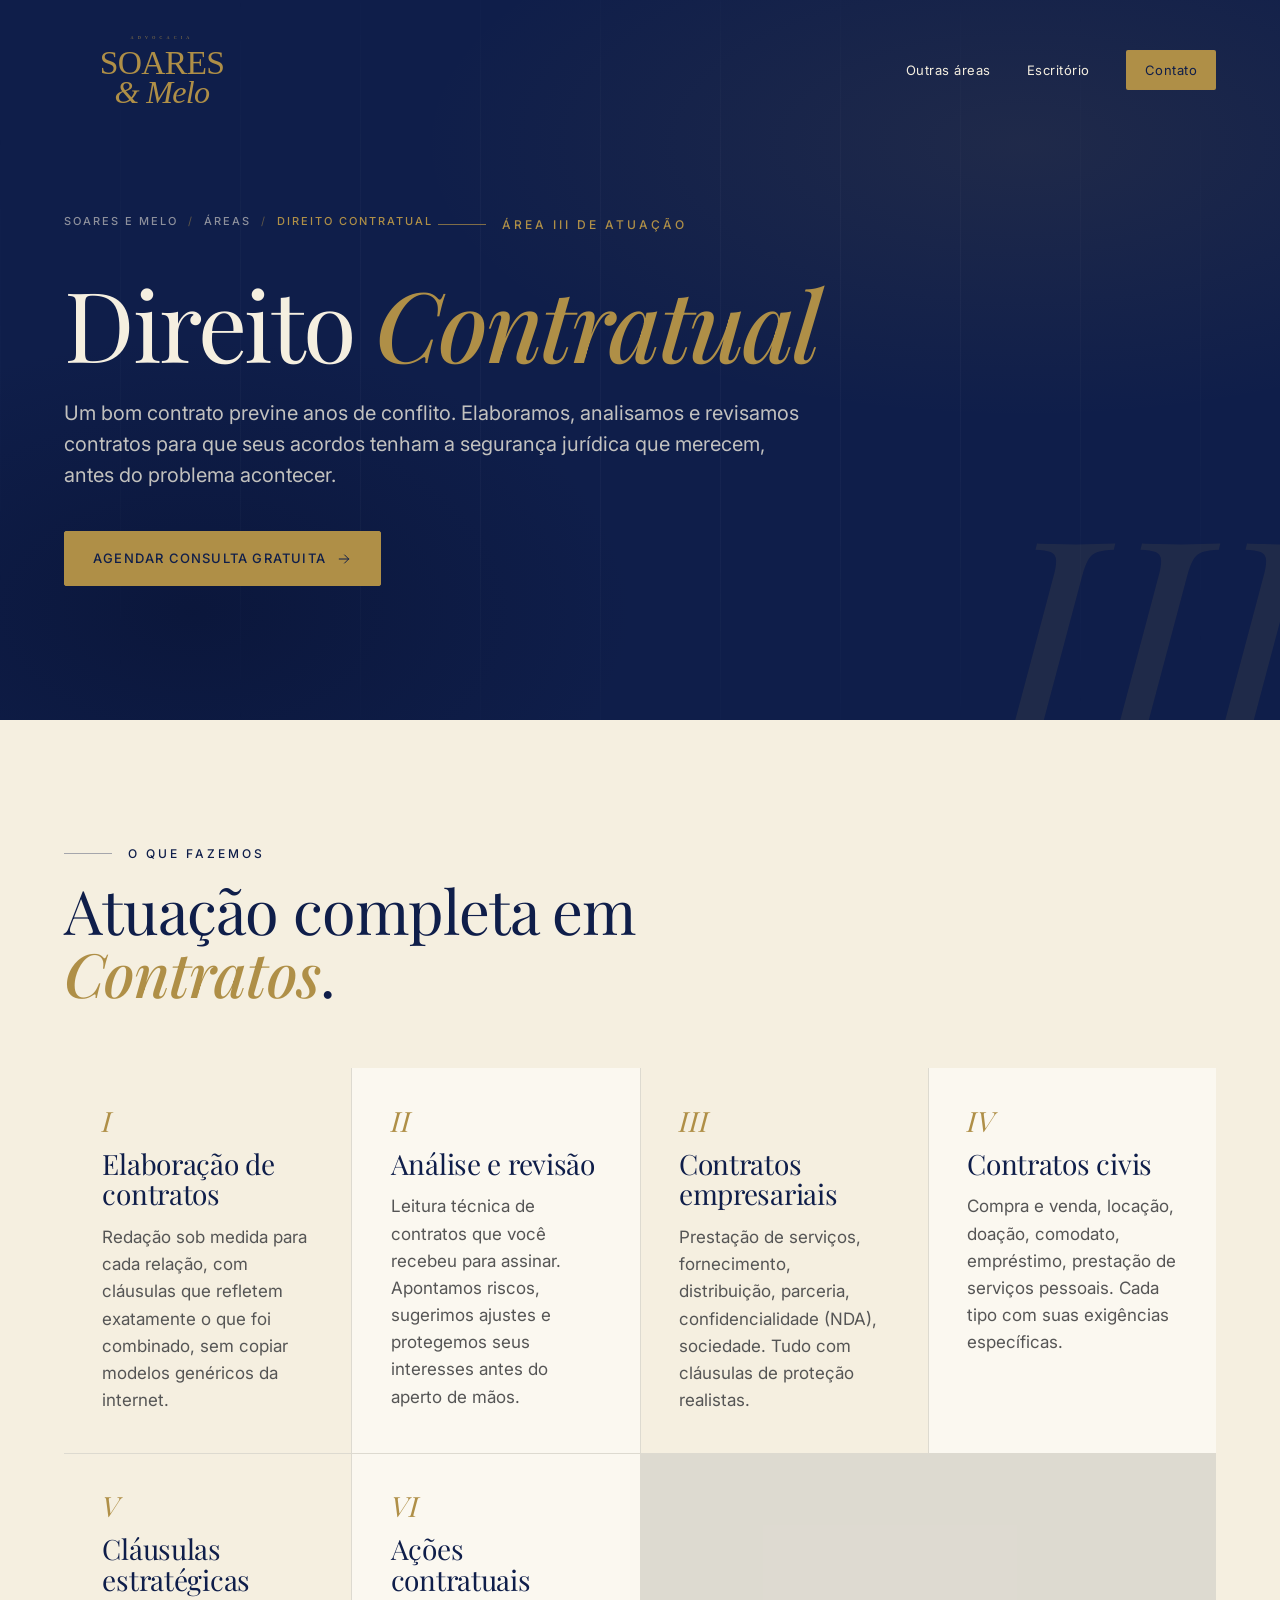
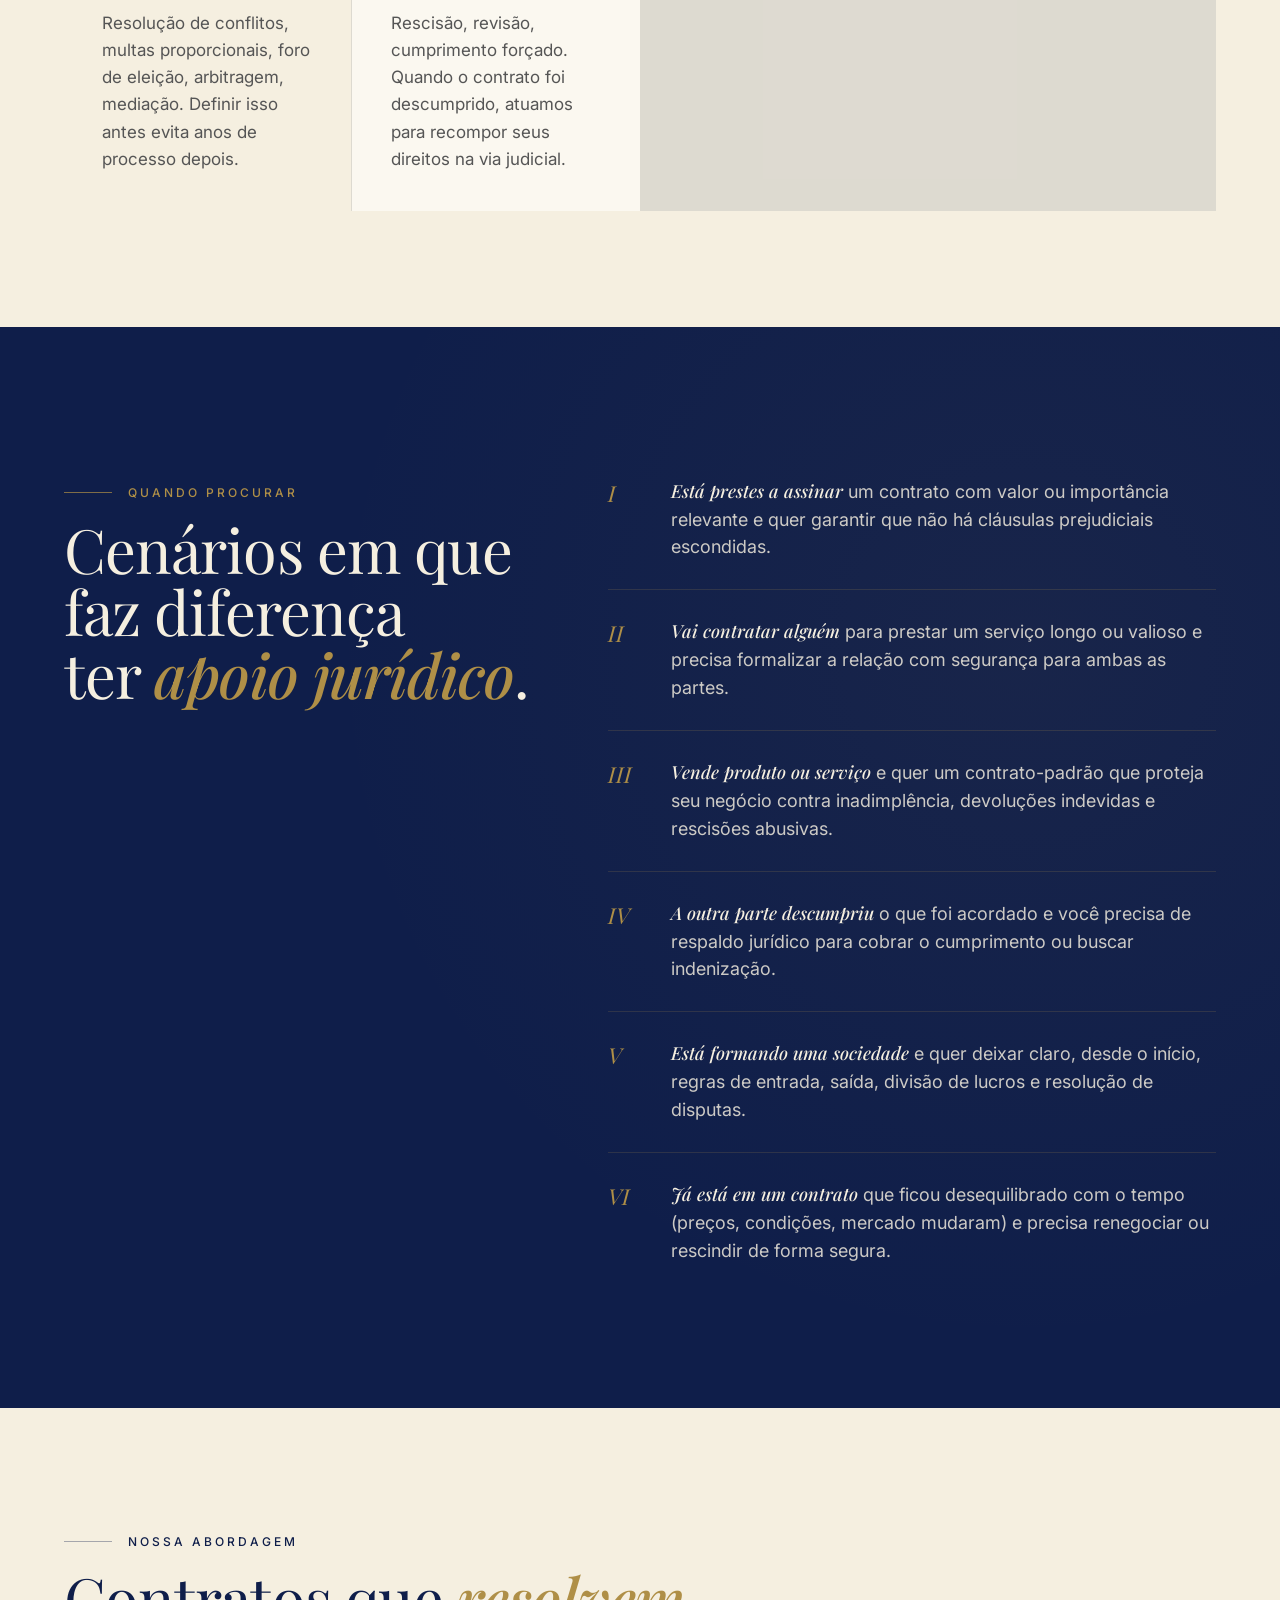
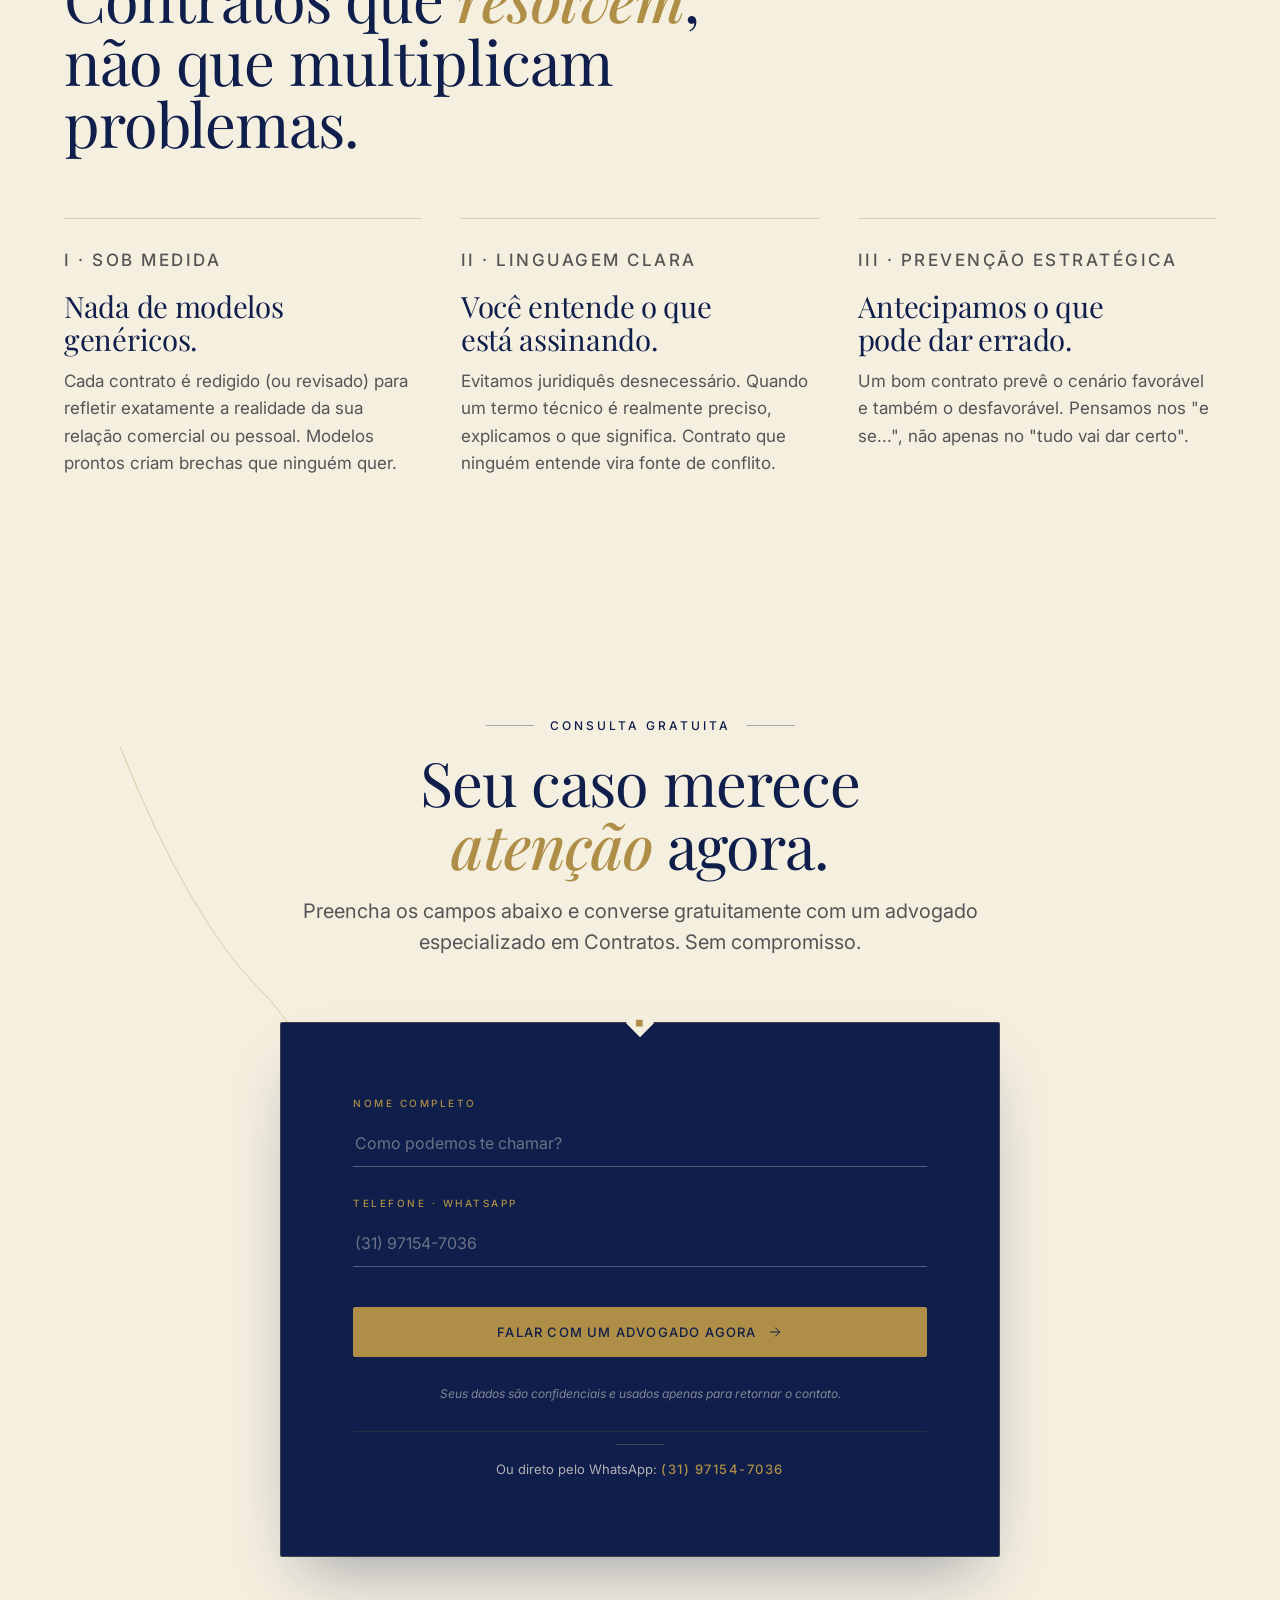
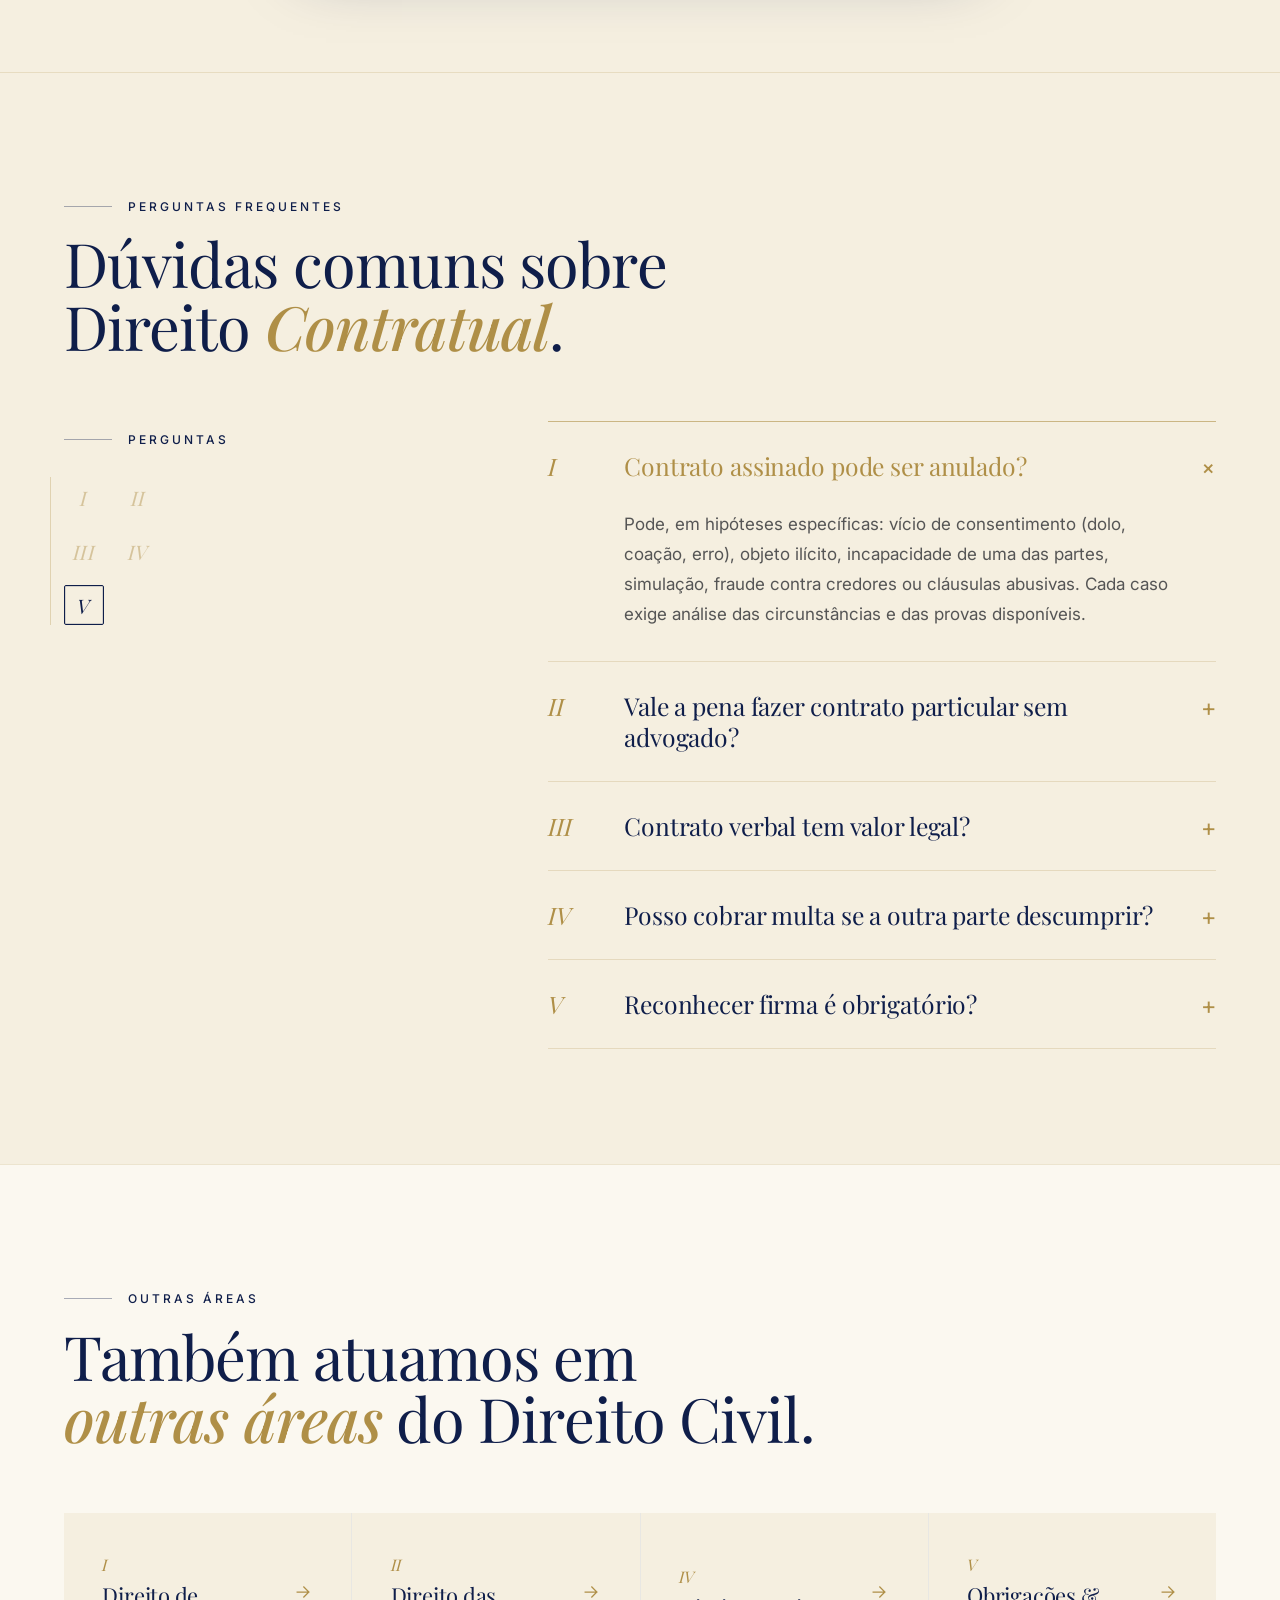
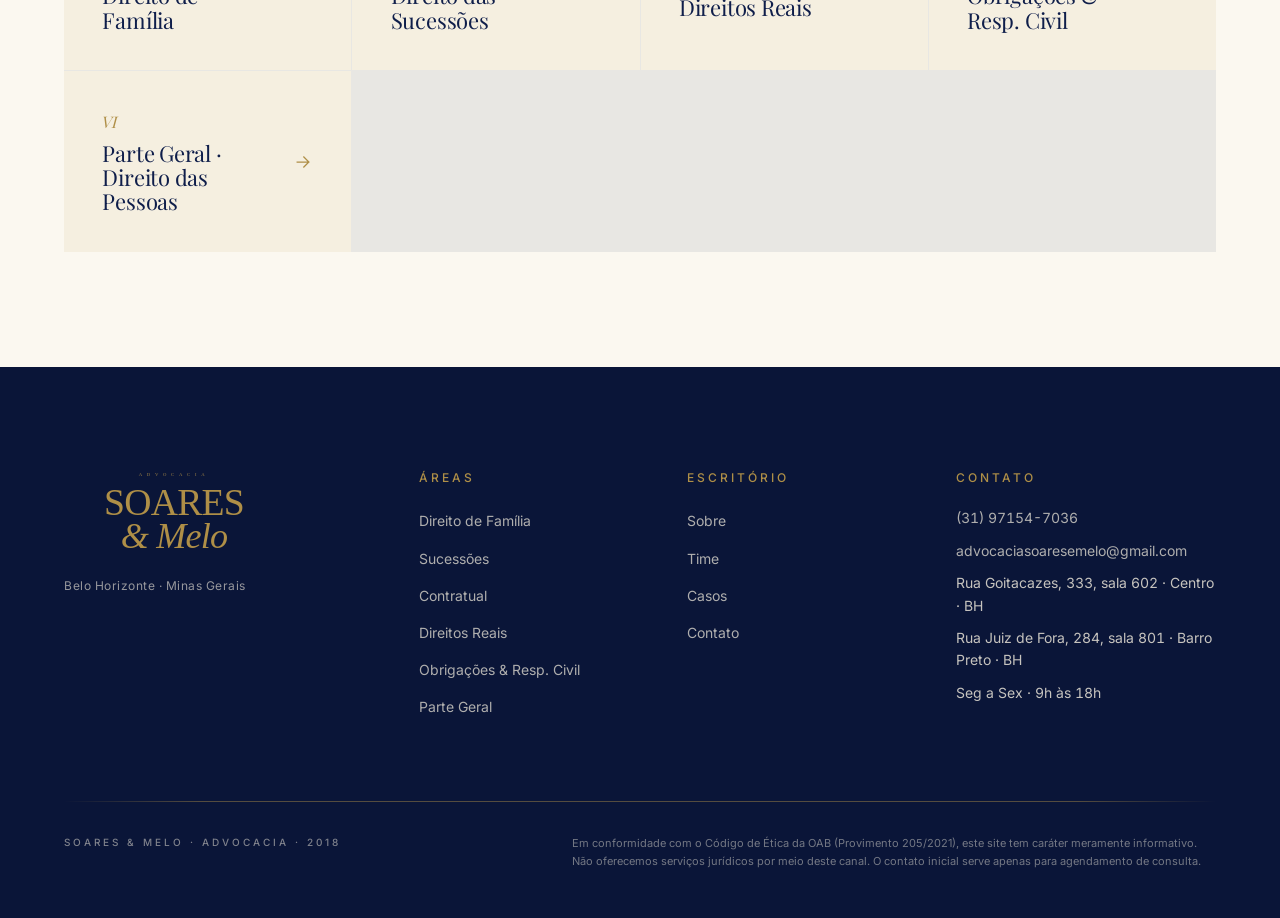
<file: contratual/index.html>
<!DOCTYPE html>
<html lang="pt-BR">
<head>
  <meta charset="UTF-8" />
  <meta name="viewport" content="width=device-width, initial-scale=1.0" />
  <title>Direito Contratual · Soares e Melo Advocacia</title>
  <meta name="description" content="Elaboração, análise e revisão de contratos em Belo Horizonte. Segurança jurídica para evitar conflitos futuros. Consulta inicial gratuita." />

  <!-- Google tag (gtag.js) -->
  <script async src="https://www.googletagmanager.com/gtag/js?id=AW-18148697196"></script>
  <script>
    window.dataLayer = window.dataLayer || [];
    function gtag(){dataLayer.push(arguments);}
    gtag('js', new Date());
    gtag('config', 'AW-18148697196');
  </script>

  <link rel="preconnect" href="https://fonts.googleapis.com" />
  <link rel="preconnect" href="https://fonts.gstatic.com" crossorigin />
<link href="https://fonts.googleapis.com/css2?family=Playfair+Display:ital@0;1&family=Inter:wght@400;500&display=swap" rel="stylesheet" />

  <link rel="stylesheet" href="../shared/base.css" />
  <link rel="stylesheet" href="../shared/captura.css" />
</head>
<body>

<header class="site-header" data-scroll="top">
  <div class="site-header__inner">
    <a class="brand-mark" href="../" aria-label="Soares e Melo Advocacia">
      <img class="brand-mark__hero" src="../brand/svg/soares-melo-editorial-ouro.svg" alt="Soares e Melo Advocacia" />
      <img class="brand-mark__compact" src="../brand/svg/soares-melo-mini-ouro.svg" alt="Soares e Melo" />
    </a>
    <nav class="site-nav" aria-label="Principal">
      <a href="../#areas">Outras áreas</a>
      <a href="../#escritorio">Escritório</a>
      <a href="#contato" class="site-nav__cta">Contato</a>
    </nav>
  </div>
</header>

<main>

  <section class="service-hero" aria-label="Direito Contratual">
    <span class="service-hero__numeral" aria-hidden="true">III</span>
    <div class="service-hero__inner">
      <p class="breadcrumb">
        <a href="../">Soares e Melo</a>
        <span aria-hidden="true">/</span>
        <a href="../#areas">Áreas</a>
        <span aria-hidden="true">/</span>
        <span>Direito Contratual</span>
      </p>
      <p class="kicker kicker--gold"><span class="kicker__rule" aria-hidden="true"></span>Área III de atuação</p>
      <h1 class="service-hero__title">Direito <em>Contratual</em></h1>
      <p class="service-hero__lede">
        Um bom contrato previne anos de conflito. Elaboramos, analisamos e revisamos contratos para que seus acordos tenham a segurança jurídica que merecem, antes do problema acontecer.
      </p>
      <div class="service-hero__actions">
        <a href="#contato" class="btn btn--primary"><span>Agendar consulta gratuita</span><svg width="16" height="16" viewBox="0 0 24 24" fill="none" stroke="currentColor" stroke-width="1.5" aria-hidden="true"><path d="M5 12h14M13 6l6 6-6 6" stroke-linecap="square" /></svg></a>
      </div>
    </div>
  </section>

  <section class="service-what" aria-label="O que fazemos em Contratual">
    <div class="service-what__inner">
      <header class="section-head section-head--ink">
        <p class="kicker kicker--ink"><span class="kicker__rule kicker__rule--dark" aria-hidden="true"></span>O que fazemos</p>
        <h2 class="h2 h2--ink">Atuação completa em<br /><em>Contratos</em>.</h2>
      </header>
      <div class="service-what__grid">
        <article class="service-topic"><span class="topic-num">I</span><h3>Elaboração de contratos</h3><p>Redação sob medida para cada relação, com cláusulas que refletem exatamente o que foi combinado, sem copiar modelos genéricos da internet.</p></article>
        <article class="service-topic"><span class="topic-num">II</span><h3>Análise e revisão</h3><p>Leitura técnica de contratos que você recebeu para assinar. Apontamos riscos, sugerimos ajustes e protegemos seus interesses antes do aperto de mãos.</p></article>
        <article class="service-topic"><span class="topic-num">III</span><h3>Contratos empresariais</h3><p>Prestação de serviços, fornecimento, distribuição, parceria, confidencialidade (NDA), sociedade. Tudo com cláusulas de proteção realistas.</p></article>
        <article class="service-topic"><span class="topic-num">IV</span><h3>Contratos civis</h3><p>Compra e venda, locação, doação, comodato, empréstimo, prestação de serviços pessoais. Cada tipo com suas exigências específicas.</p></article>
        <article class="service-topic"><span class="topic-num">V</span><h3>Cláusulas estratégicas</h3><p>Resolução de conflitos, multas proporcionais, foro de eleição, arbitragem, mediação. Definir isso antes evita anos de processo depois.</p></article>
        <article class="service-topic"><span class="topic-num">VI</span><h3>Ações contratuais</h3><p>Rescisão, revisão, cumprimento forçado. Quando o contrato foi descumprido, atuamos para recompor seus direitos na via judicial.</p></article>
      </div>
    </div>
  </section>

  <section class="service-when" aria-label="Quando procurar">
    <div class="service-when__inner">
      <div class="service-when__grid">
        <header class="section-head service-when__head">
          <p class="kicker kicker--gold"><span class="kicker__rule" aria-hidden="true"></span>Quando procurar</p>
          <h2 class="h2 h2--ivory">Cenários em que faz diferença<br />ter <em>apoio jurídico</em>.</h2>
        </header>
        <div class="service-when__list">
          <div class="service-scenario"><span class="service-scenario__marker">I</span><p><strong>Está prestes a assinar</strong> um contrato com valor ou importância relevante e quer garantir que não há cláusulas prejudiciais escondidas.</p></div>
          <div class="service-scenario"><span class="service-scenario__marker">II</span><p><strong>Vai contratar alguém</strong> para prestar um serviço longo ou valioso e precisa formalizar a relação com segurança para ambas as partes.</p></div>
          <div class="service-scenario"><span class="service-scenario__marker">III</span><p><strong>Vende produto ou serviço</strong> e quer um contrato-padrão que proteja seu negócio contra inadimplência, devoluções indevidas e rescisões abusivas.</p></div>
          <div class="service-scenario"><span class="service-scenario__marker">IV</span><p><strong>A outra parte descumpriu</strong> o que foi acordado e você precisa de respaldo jurídico para cobrar o cumprimento ou buscar indenização.</p></div>
          <div class="service-scenario"><span class="service-scenario__marker">V</span><p><strong>Está formando uma sociedade</strong> e quer deixar claro, desde o início, regras de entrada, saída, divisão de lucros e resolução de disputas.</p></div>
          <div class="service-scenario"><span class="service-scenario__marker">VI</span><p><strong>Já está em um contrato</strong> que ficou desequilibrado com o tempo (preços, condições, mercado mudaram) e precisa renegociar ou rescindir de forma segura.</p></div>
        </div>
      </div>
    </div>
  </section>

  <section class="service-how" aria-label="Como atuamos">
    <div class="service-how__inner">
      <header class="section-head section-head--ink">
        <p class="kicker kicker--ink"><span class="kicker__rule kicker__rule--dark" aria-hidden="true"></span>Nossa abordagem</p>
        <h2 class="h2 h2--ink">Contratos que <em>resolvem</em>,<br />não que multiplicam problemas.</h2>
      </header>
      <div class="service-how__grid">
        <article class="how-pillar"><p class="how-pillar__kicker">I · Sob medida</p><h3>Nada de modelos genéricos.</h3><p>Cada contrato é redigido (ou revisado) para refletir exatamente a realidade da sua relação comercial ou pessoal. Modelos prontos criam brechas que ninguém quer.</p></article>
        <article class="how-pillar"><p class="how-pillar__kicker">II · Linguagem clara</p><h3>Você entende o que está assinando.</h3><p>Evitamos juridiquês desnecessário. Quando um termo técnico é realmente preciso, explicamos o que significa. Contrato que ninguém entende vira fonte de conflito.</p></article>
        <article class="how-pillar"><p class="how-pillar__kicker">III · Prevenção estratégica</p><h3>Antecipamos o que pode dar errado.</h3><p>Um bom contrato prevê o cenário favorável e também o desfavorável. Pensamos nos "e se...", não apenas no "tudo vai dar certo".</p></article>
      </div>
    </div>
  </section>

  <section class="cta-final" id="contato" aria-label="Agendar consulta">
    <div class="cta-final__inner">
      <header class="section-head section-head--ink section-head--center">
        <p class="kicker kicker--ink"><span class="kicker__rule kicker__rule--dark" aria-hidden="true"></span>Consulta gratuita<span class="kicker__rule kicker__rule--dark" aria-hidden="true"></span></p>
        <h2 class="h2 h2--ink">Seu caso merece<br /><em>atenção</em> agora.</h2>
        <p class="section-head__lede">Preencha os campos abaixo e converse gratuitamente com um advogado especializado em Contratos. Sem compromisso.</p>
      </header>
      <svg class="cta-final__draw" viewBox="0 0 400 600" preserveAspectRatio="none" aria-hidden="true"><path d="M 0 0 Q 100 200 200 280 T 400 600" fill="none" stroke="#AF8F47" stroke-width="1" /></svg>
      <form class="card-form" id="form-consulta" data-service="Direito Contratual" novalidate>
        <div class="card-form__ornament" aria-hidden="true">◆</div>
        <div class="field"><label for="input-name">Nome completo</label><input type="text" id="input-name" name="name" required autocomplete="name" placeholder="Como podemos te chamar?" /></div>
        <div class="field"><label for="input-phone">Telefone &middot; WhatsApp</label><input type="tel" id="input-phone" name="phone" required autocomplete="tel" placeholder="(31) 97154-7036" inputmode="numeric" maxlength="16" /></div>
        <input type="hidden" name="area" value="Direito Contratual" />
        <button type="submit" class="btn btn--primary btn--block"><span>Falar com um advogado agora</span><svg width="16" height="16" viewBox="0 0 24 24" fill="none" stroke="currentColor" stroke-width="1.5" aria-hidden="true"><path d="M5 12h14M13 6l6 6-6 6" stroke-linecap="square" /></svg></button>
        <p class="card-form__support">Seus dados são confidenciais e usados apenas para retornar o contato.</p>
        <div class="card-form__alt"><span class="hair hair--short" aria-hidden="true"></span><p>Ou direto pelo WhatsApp: <a href="https://wa.me/5531971547036?text=Ol%C3%A1%2C%20vim%20pelo%20site%20Soares%20e%20Melo%20e%20gostaria%20de%20informa%C3%A7%C3%B5es%20sobre%20Direito%20Contratual." class="link-gold">(31) 97154-7036</a></p></div>
      </form>
    </div>
  </section>

  <section class="faq" aria-label="Perguntas frequentes">
    <div class="faq__inner">
      <header class="section-head section-head--ink">
        <p class="kicker kicker--ink"><span class="kicker__rule kicker__rule--dark" aria-hidden="true"></span>Perguntas frequentes</p>
        <h2 class="h2 h2--ink">Dúvidas comuns sobre<br />Direito <em>Contratual</em>.</h2>
      </header>
      <div class="faq__grid">
        <aside class="faq__index" aria-hidden="true">
          <p class="kicker kicker--ink index__label"><span class="kicker__rule kicker__rule--dark" aria-hidden="true"></span>Perguntas</p>
          <div class="index__numerals index__numerals--dark">
            <button class="index__num" data-target="faq-1">I</button>
            <button class="index__num" data-target="faq-2">II</button>
            <button class="index__num" data-target="faq-3">III</button>
            <button class="index__num" data-target="faq-4">IV</button>
            <button class="index__num" data-target="faq-5">V</button>
          </div>
        </aside>
        <div class="faq__list" role="list">
          <article class="faq__item is-open" id="faq-1" role="listitem"><button class="faq__q" aria-expanded="true" aria-controls="faq-1-a"><span class="faq__num">I</span><span class="faq__text">Contrato assinado pode ser anulado?</span><span class="faq__toggle" aria-hidden="true">+</span></button><div class="faq__a" id="faq-1-a" role="region"><p>Pode, em hipóteses específicas: vício de consentimento (dolo, coação, erro), objeto ilícito, incapacidade de uma das partes, simulação, fraude contra credores ou cláusulas abusivas. Cada caso exige análise das circunstâncias e das provas disponíveis.</p></div></article>
          <article class="faq__item" id="faq-2" role="listitem"><button class="faq__q" aria-expanded="false" aria-controls="faq-2-a"><span class="faq__num">II</span><span class="faq__text">Vale a pena fazer contrato particular sem advogado?</span><span class="faq__toggle" aria-hidden="true">+</span></button><div class="faq__a" id="faq-2-a" role="region"><p>Para valores baixos e relações simples, pode funcionar. Mas o risco de usar modelos genéricos da internet é alto: cláusulas inadequadas, lacunas, termos nulos. Quando o valor ou a importância é relevante, o custo de um contrato bem feito é muito menor que o custo de resolver um problema depois.</p></div></article>
          <article class="faq__item" id="faq-3" role="listitem"><button class="faq__q" aria-expanded="false" aria-controls="faq-3-a"><span class="faq__num">III</span><span class="faq__text">Contrato verbal tem valor legal?</span><span class="faq__toggle" aria-hidden="true">+</span></button><div class="faq__a" id="faq-3-a" role="region"><p>Sim, com exceções. A regra geral é que contratos verbais são válidos. Mas certos tipos exigem forma escrita obrigatoriamente (compra e venda de imóvel, fiança, entre outros). O problema prático do verbal é a prova: sem documento, fica palavra contra palavra.</p></div></article>
          <article class="faq__item" id="faq-4" role="listitem"><button class="faq__q" aria-expanded="false" aria-controls="faq-4-a"><span class="faq__num">IV</span><span class="faq__text">Posso cobrar multa se a outra parte descumprir?</span><span class="faq__toggle" aria-hidden="true">+</span></button><div class="faq__a" id="faq-4-a" role="region"><p>Se há cláusula penal no contrato, sim, respeitados os limites legais. Se não há, ainda é possível pleitear indenização pelos prejuízos efetivos causados pelo descumprimento, mas a prova do dano fica por sua conta. Por isso uma boa cláusula de multa é tão importante.</p></div></article>
          <article class="faq__item" id="faq-5" role="listitem"><button class="faq__q" aria-expanded="false" aria-controls="faq-5-a"><span class="faq__num">V</span><span class="faq__text">Reconhecer firma é obrigatório?</span><span class="faq__toggle" aria-hidden="true">+</span></button><div class="faq__a" id="faq-5-a" role="region"><p>Não é obrigatório para a maioria dos contratos, o documento é válido mesmo sem reconhecimento. A firma reconhecida serve para comprovar que quem assinou é realmente a pessoa, o que pode ser útil em juízo. Para transações imobiliárias e outros registros públicos, aí sim há exigências específicas.</p></div></article>
        </div>
      </div>
    </div>
  </section>

  <section class="other-areas" aria-label="Outras áreas">
    <div class="other-areas__inner">
      <header class="section-head section-head--ink">
        <p class="kicker kicker--ink"><span class="kicker__rule kicker__rule--dark" aria-hidden="true"></span>Outras áreas</p>
        <h2 class="h2 h2--ink">Também atuamos em<br /><em>outras áreas</em> do Direito Civil.</h2>
      </header>
      <div class="other-areas__grid">
        <a href="../familia/" class="other-area"><div class="other-area__content"><span class="other-area__num">I</span><span class="other-area__name">Direito de Família</span></div><svg class="other-area__arrow" width="20" height="20" viewBox="0 0 24 24" fill="none" stroke="currentColor" stroke-width="1.5" aria-hidden="true"><path d="M5 12h14M13 6l6 6-6 6" stroke-linecap="square" /></svg></a>
        <a href="../sucessoes/" class="other-area"><div class="other-area__content"><span class="other-area__num">II</span><span class="other-area__name">Direito das Sucessões</span></div><svg class="other-area__arrow" width="20" height="20" viewBox="0 0 24 24" fill="none" stroke="currentColor" stroke-width="1.5" aria-hidden="true"><path d="M5 12h14M13 6l6 6-6 6" stroke-linecap="square" /></svg></a>
        <a href="../reais/" class="other-area"><div class="other-area__content"><span class="other-area__num">IV</span><span class="other-area__name">Direitos Reais</span></div><svg class="other-area__arrow" width="20" height="20" viewBox="0 0 24 24" fill="none" stroke="currentColor" stroke-width="1.5" aria-hidden="true"><path d="M5 12h14M13 6l6 6-6 6" stroke-linecap="square" /></svg></a>
        <a href="../obrigacoes/" class="other-area"><div class="other-area__content"><span class="other-area__num">V</span><span class="other-area__name">Obrigações &amp; Resp. Civil</span></div><svg class="other-area__arrow" width="20" height="20" viewBox="0 0 24 24" fill="none" stroke="currentColor" stroke-width="1.5" aria-hidden="true"><path d="M5 12h14M13 6l6 6-6 6" stroke-linecap="square" /></svg></a>
        <a href="../parte-geral/" class="other-area"><div class="other-area__content"><span class="other-area__num">VI</span><span class="other-area__name">Parte Geral · Direito das Pessoas</span></div><svg class="other-area__arrow" width="20" height="20" viewBox="0 0 24 24" fill="none" stroke="currentColor" stroke-width="1.5" aria-hidden="true"><path d="M5 12h14M13 6l6 6-6 6" stroke-linecap="square" /></svg></a>
      </div>
    </div>
  </section>

</main>

<footer class="site-footer" aria-label="Rodapé">
  <div class="site-footer__inner">
    <div class="site-footer__grid">
      <div class="site-footer__col site-footer__col--brand">
        <button class="footer-editorial" id="back-to-top" aria-label="Voltar ao topo">
          <img src="../brand/svg/soares-melo-editorial-ouro.svg" alt="Soares e Melo Advocacia" width="280" height="120" loading="lazy" />
        </button>
        <p class="footer-loc">Belo Horizonte · Minas Gerais</p>
      </div>
      <div class="site-footer__col">
        <p class="kicker kicker--gold">Áreas</p>
        <ul>
          <li><a href="../familia/">Direito de Família</a></li>
          <li><a href="../sucessoes/">Sucessões</a></li>
          <li><a href="../contratual/">Contratual</a></li>
          <li><a href="../reais/">Direitos Reais</a></li>
          <li><a href="../obrigacoes/">Obrigações &amp; Resp. Civil</a></li>
          <li><a href="../parte-geral/">Parte Geral</a></li>
        </ul>
      </div>
      <div class="site-footer__col">
        <p class="kicker kicker--gold">Escritório</p>
        <ul>
          <li><a href="../#escritorio">Sobre</a></li>
          <li><a href="#">Time</a></li>
          <li><a href="#">Casos</a></li>
          <li><a href="#contato">Contato</a></li>
        </ul>
      </div>
      <div class="site-footer__col">
        <p class="kicker kicker--gold">Contato</p>
        <ul class="footer-contact">
          <li><a href="https://wa.me/5531971547036?text=Ol%C3%A1%2C%20vim%20pelo%20site%20Soares%20e%20Melo%20e%20gostaria%20de%20informa%C3%A7%C3%B5es%20sobre%20Direito%20Contratual.">(31) 97154-7036</a></li>
          <li><a href="mailto:advocaciasoaresemelo@gmail.com">advocaciasoaresemelo@gmail.com</a></li>
          <li>Rua Goitacazes, 333, sala 602 · Centro · BH</li>
          <li>Rua Juiz de Fora, 284, sala 801 · Barro Preto · BH</li>
          <li>Seg a Sex · 9h às 18h</li>
        </ul>
      </div>
    </div>
    <div class="hair hair--wide" aria-hidden="true"></div>
    <div class="site-footer__legal">
      <p class="legal-brand">SOARES &amp; MELO · ADVOCACIA · 2018</p>
      <p class="legal-disclaimer">Em conformidade com o Código de Ética da OAB (Provimento 205/2021), este site tem caráter meramente informativo. Não oferecemos serviços jurídicos por meio deste canal. O contato inicial serve apenas para agendamento de consulta.</p>
    </div>
  </div>
</footer>

<button class="to-top" id="to-top" aria-label="Voltar ao topo">
  <svg width="18" height="18" viewBox="0 0 24 24" fill="none" stroke="currentColor" stroke-width="1.5" aria-hidden="true"><path d="M12 19V5M5 12l7-7 7 7" stroke-linecap="square" /></svg>
</button>

<script src="../shared/common.js" defer></script>
<script src="../shared/captura.js" defer></script>

</body>
</html>
</file>
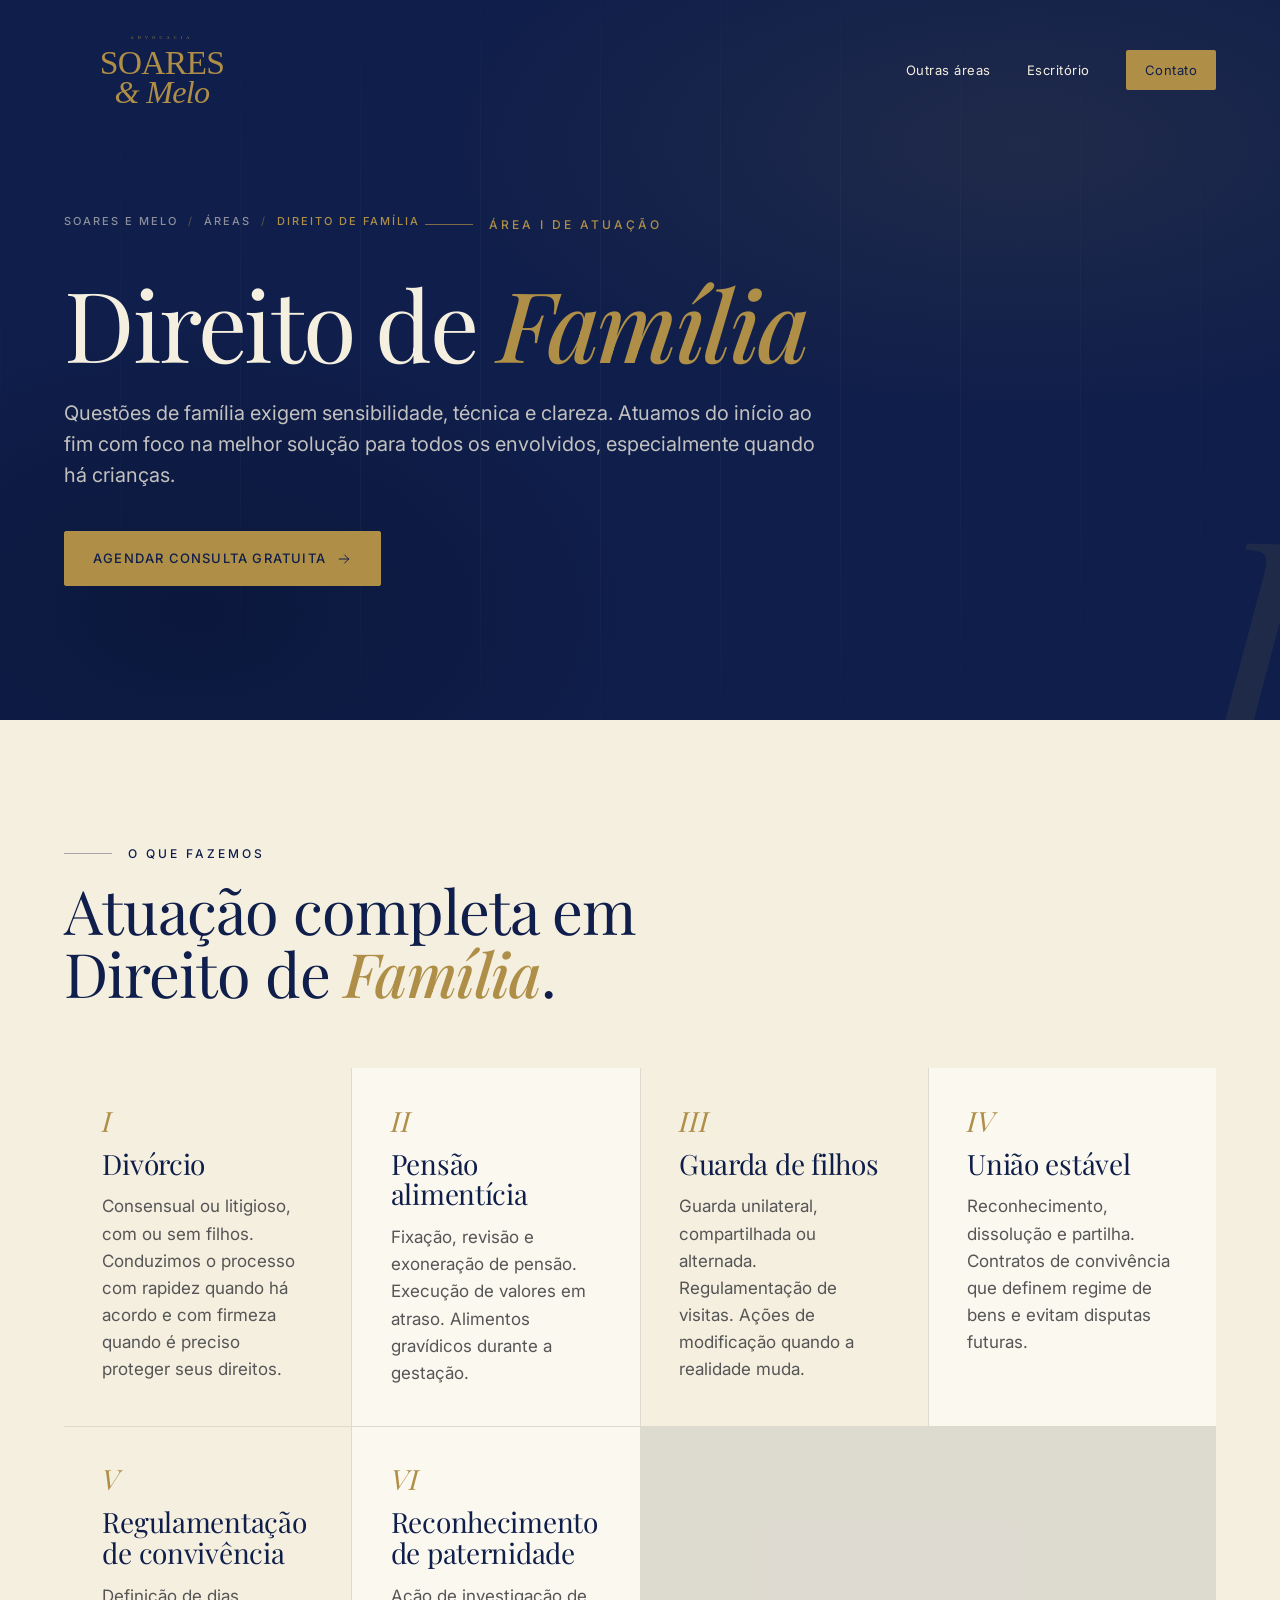
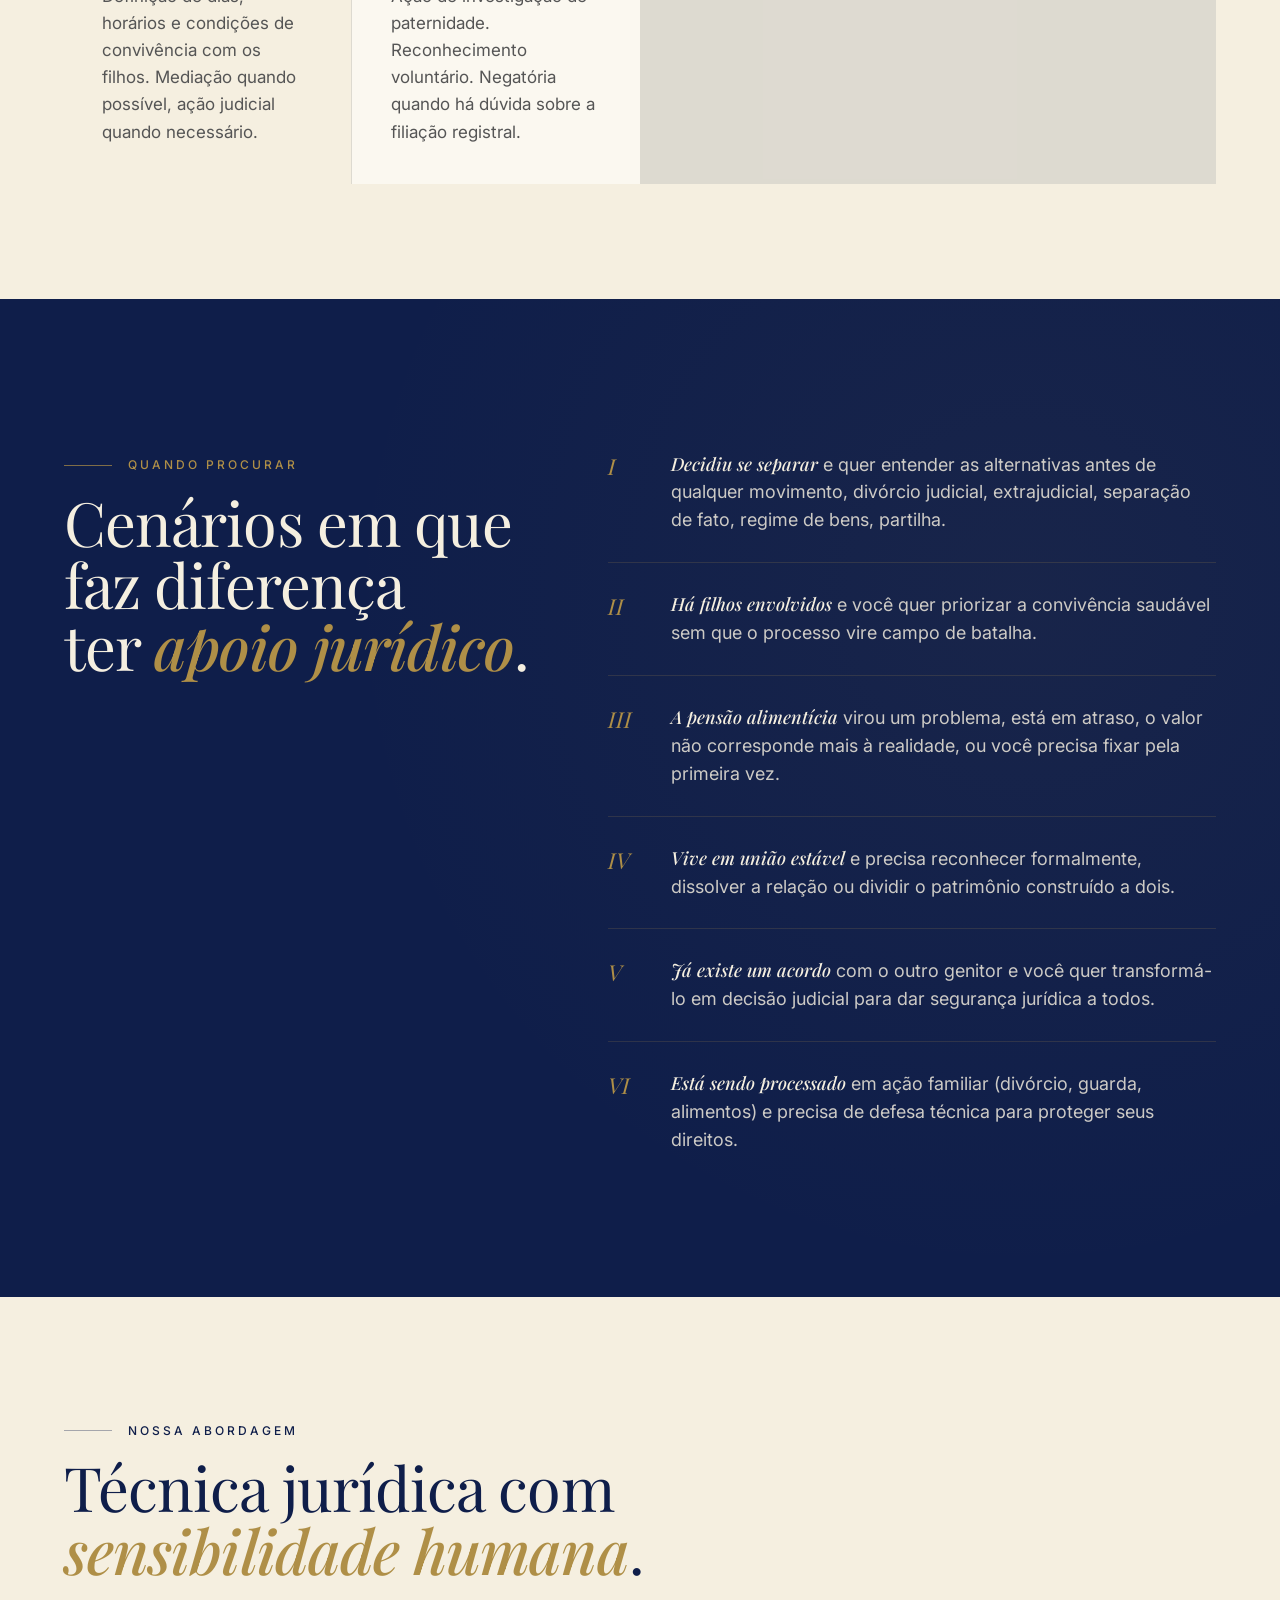
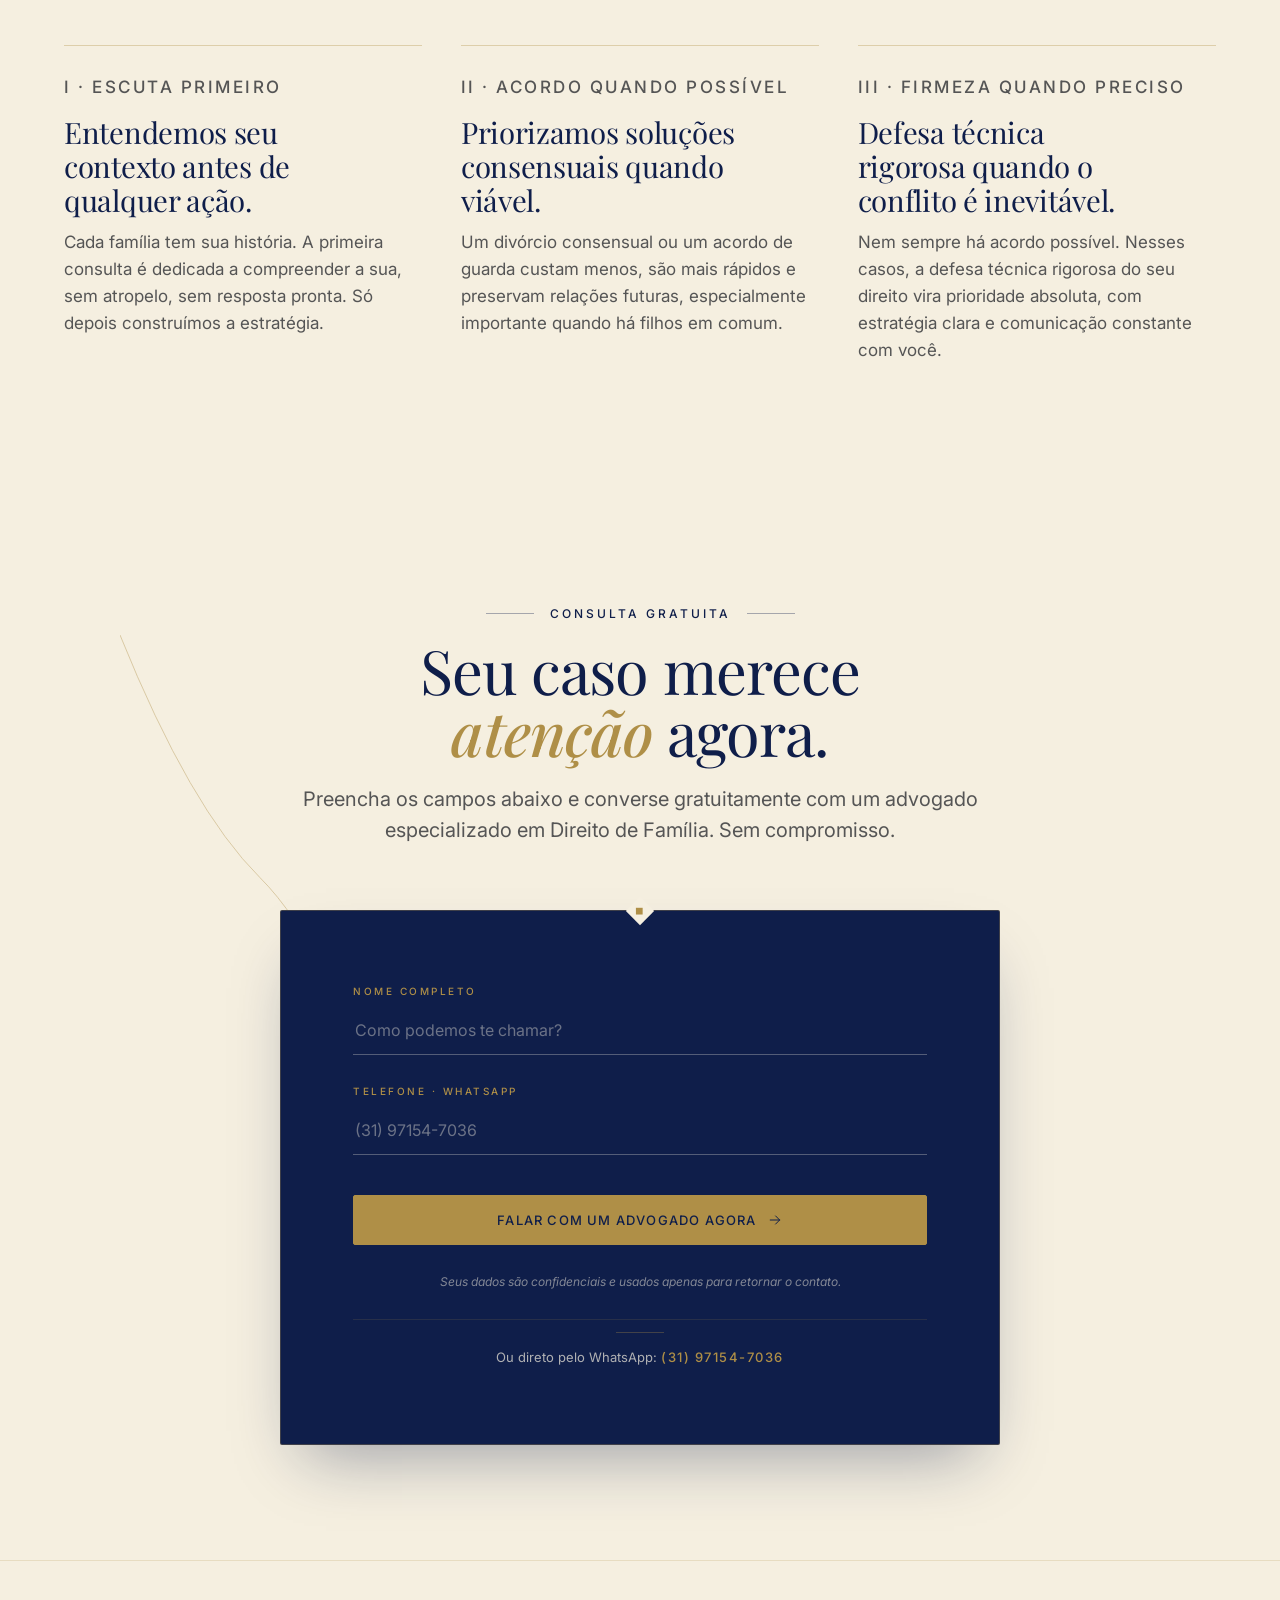
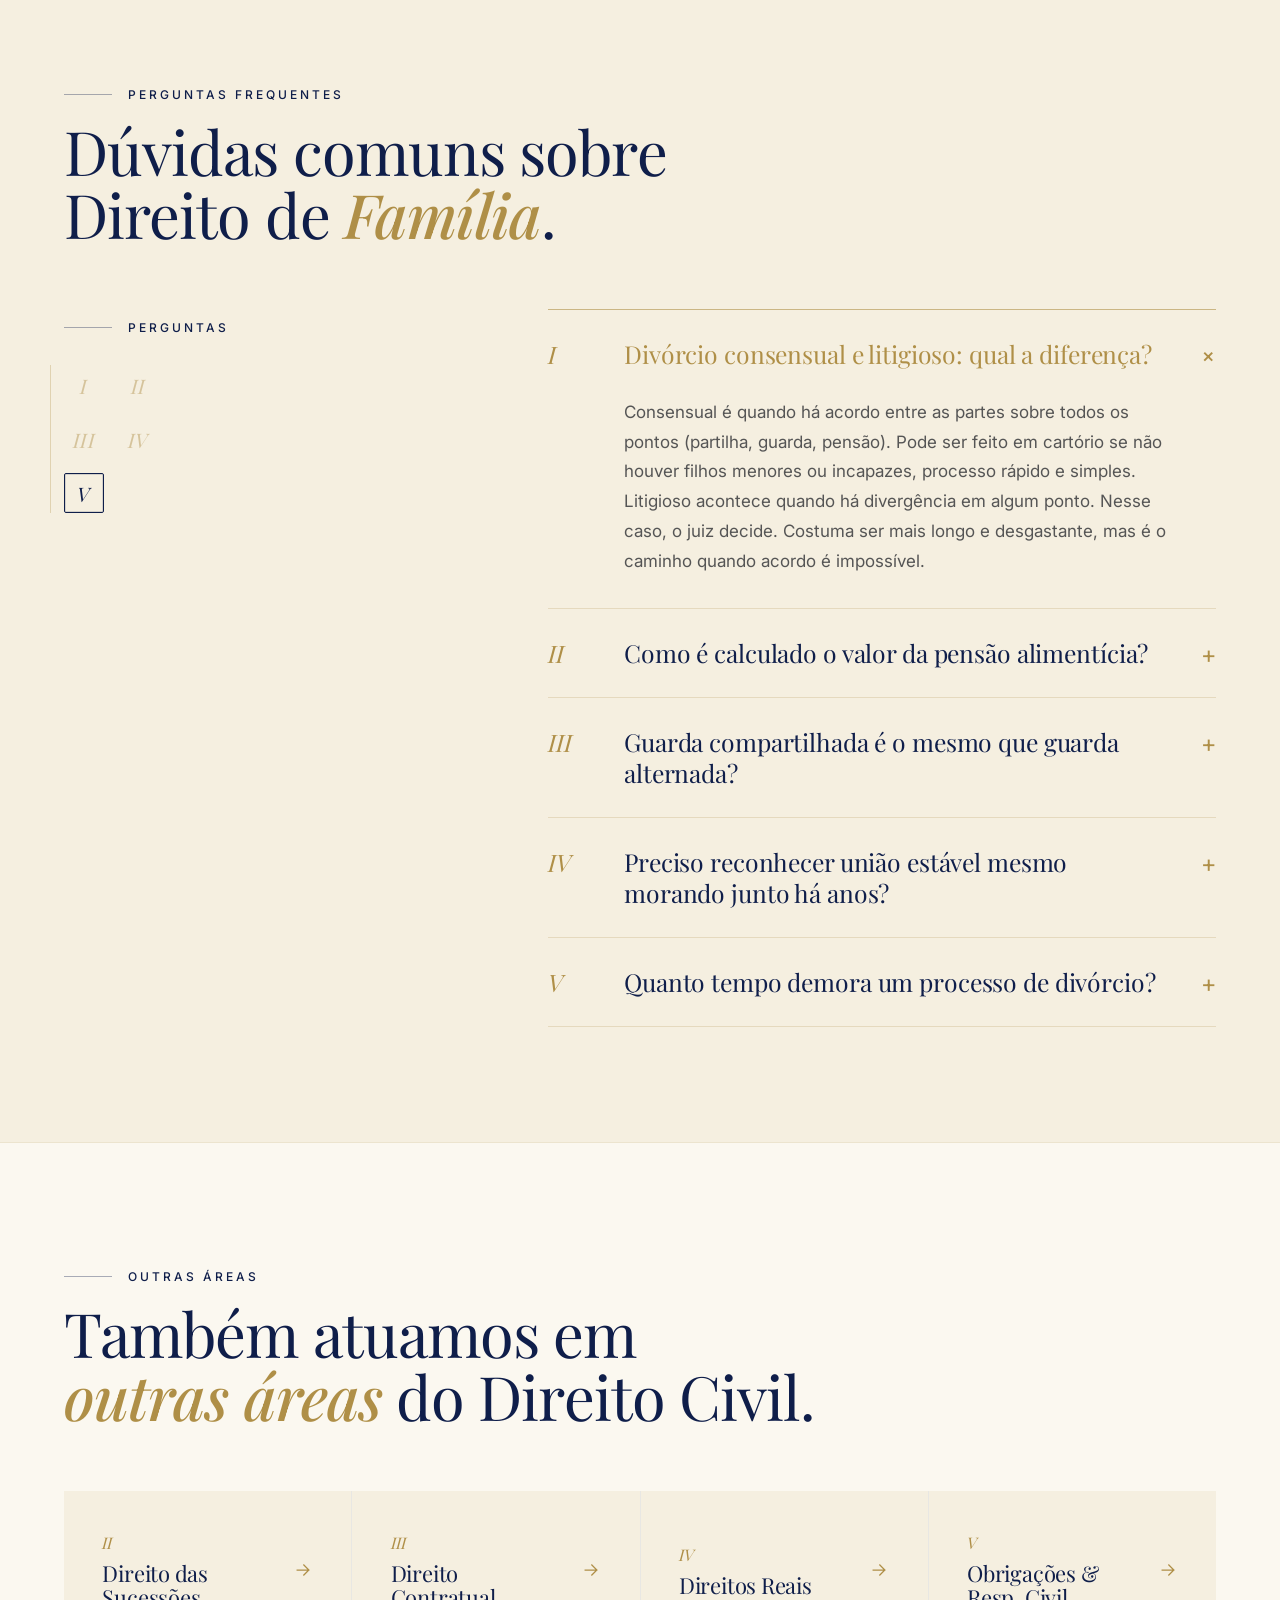
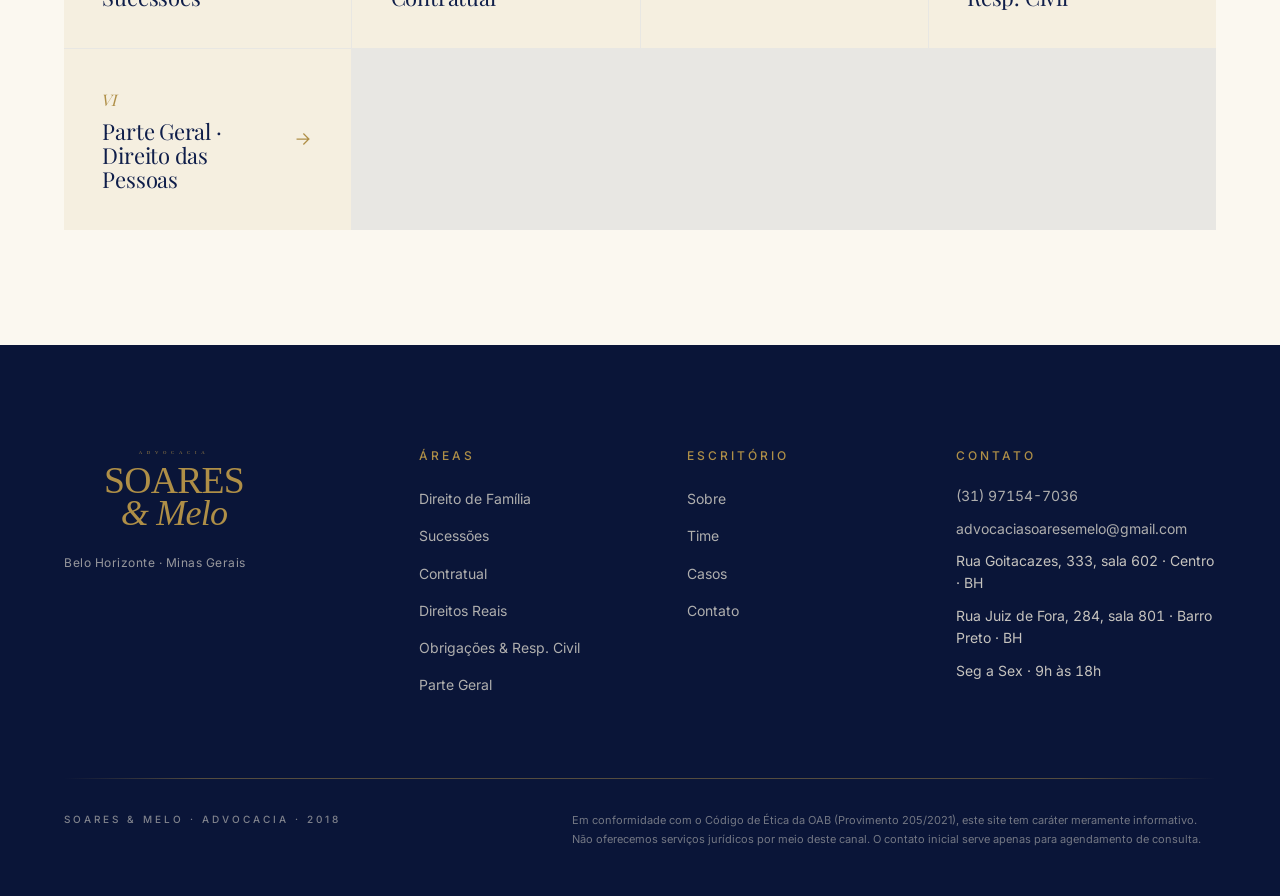
<file: familia/index.html>
<!DOCTYPE html>
<html lang="pt-BR">
<head>
  <meta charset="UTF-8" />
  <meta name="viewport" content="width=device-width, initial-scale=1.0" />
  <title>Direito de Família · Soares e Melo Advocacia</title>
  <meta name="description" content="Divórcio, pensão alimentícia, guarda de filhos, união estável e regulamentação de convivência em Belo Horizonte. Consulta inicial gratuita." />

  <!-- Google tag (gtag.js) -->
  <script async src="https://www.googletagmanager.com/gtag/js?id=AW-18148697196"></script>
  <script>
    window.dataLayer = window.dataLayer || [];
    function gtag(){dataLayer.push(arguments);}
    gtag('js', new Date());
    gtag('config', 'AW-18148697196');
  </script>

  <link rel="preconnect" href="https://fonts.googleapis.com" />
  <link rel="preconnect" href="https://fonts.gstatic.com" crossorigin />
<link href="https://fonts.googleapis.com/css2?family=Playfair+Display:ital@0;1&family=Inter:wght@400;500&display=swap" rel="stylesheet" />

  <link rel="stylesheet" href="../shared/base.css" />
  <link rel="stylesheet" href="../shared/captura.css" />
</head>
<body>

<!-- HEADER -->
<header class="site-header" data-scroll="top">
  <div class="site-header__inner">
    <a class="brand-mark" href="../" aria-label="Soares e Melo Advocacia">
      <img class="brand-mark__hero" src="../brand/svg/soares-melo-editorial-ouro.svg" alt="Soares e Melo Advocacia" />
      <img class="brand-mark__compact" src="../brand/svg/soares-melo-mini-ouro.svg" alt="Soares e Melo" />
    </a>
    <nav class="site-nav" aria-label="Principal">
      <a href="../#areas">Outras áreas</a>
      <a href="../#escritorio">Escritório</a>
      <a href="#contato" class="site-nav__cta">Contato</a>
    </nav>
  </div>
</header>

<main>

  <!-- HERO DA ÁREA -->
  <section class="service-hero" aria-label="Direito de Família">
    <span class="service-hero__numeral" aria-hidden="true">I</span>

    <div class="service-hero__inner">
      <p class="breadcrumb">
        <a href="../">Soares e Melo</a>
        <span aria-hidden="true">/</span>
        <a href="../#areas">Áreas</a>
        <span aria-hidden="true">/</span>
        <span>Direito de Família</span>
      </p>

      <p class="kicker kicker--gold">
        <span class="kicker__rule" aria-hidden="true"></span>
        Área I de atuação
      </p>

      <h1 class="service-hero__title">
        Direito de <em>Família</em>
      </h1>

      <p class="service-hero__lede">
        Questões de família exigem sensibilidade, técnica e clareza. Atuamos do início ao fim com foco na melhor solução para todos os envolvidos, especialmente quando há crianças.
      </p>

      <div class="service-hero__actions">
        <a href="#contato" class="btn btn--primary">
          <span>Agendar consulta gratuita</span>
          <svg width="16" height="16" viewBox="0 0 24 24" fill="none" stroke="currentColor" stroke-width="1.5" aria-hidden="true">
            <path d="M5 12h14M13 6l6 6-6 6" stroke-linecap="square" />
          </svg>
        </a>
      </div>
    </div>
  </section>

  <!-- O QUE FAZEMOS -->
  <section class="service-what" aria-label="O que fazemos em Direito de Família">
    <div class="service-what__inner">
      <header class="section-head section-head--ink">
        <p class="kicker kicker--ink">
          <span class="kicker__rule kicker__rule--dark" aria-hidden="true"></span>
          O que fazemos
        </p>
        <h2 class="h2 h2--ink">
          Atuação completa em<br />
          Direito de <em>Família</em>.
        </h2>
      </header>

      <div class="service-what__grid">

        <article class="service-topic">
          <span class="topic-num">I</span>
          <h3>Divórcio</h3>
          <p>Consensual ou litigioso, com ou sem filhos. Conduzimos o processo com rapidez quando há acordo e com firmeza quando é preciso proteger seus direitos.</p>
        </article>

        <article class="service-topic">
          <span class="topic-num">II</span>
          <h3>Pensão alimentícia</h3>
          <p>Fixação, revisão e exoneração de pensão. Execução de valores em atraso. Alimentos gravídicos durante a gestação.</p>
        </article>

        <article class="service-topic">
          <span class="topic-num">III</span>
          <h3>Guarda de filhos</h3>
          <p>Guarda unilateral, compartilhada ou alternada. Regulamentação de visitas. Ações de modificação quando a realidade muda.</p>
        </article>

        <article class="service-topic">
          <span class="topic-num">IV</span>
          <h3>União estável</h3>
          <p>Reconhecimento, dissolução e partilha. Contratos de convivência que definem regime de bens e evitam disputas futuras.</p>
        </article>

        <article class="service-topic">
          <span class="topic-num">V</span>
          <h3>Regulamentação de convivência</h3>
          <p>Definição de dias, horários e condições de convivência com os filhos. Mediação quando possível, ação judicial quando necessário.</p>
        </article>

        <article class="service-topic">
          <span class="topic-num">VI</span>
          <h3>Reconhecimento de paternidade</h3>
          <p>Ação de investigação de paternidade. Reconhecimento voluntário. Negatória quando há dúvida sobre a filiação registral.</p>
        </article>

      </div>
    </div>
  </section>

  <!-- QUANDO PROCURAR -->
  <section class="service-when" aria-label="Quando você deve procurar um advogado de família">
    <div class="service-when__inner">

      <div class="service-when__grid">

        <header class="section-head service-when__head">
          <p class="kicker kicker--gold">
            <span class="kicker__rule" aria-hidden="true"></span>
            Quando procurar
          </p>
          <h2 class="h2 h2--ivory">
            Cenários em que faz diferença<br />
            ter <em>apoio jurídico</em>.
          </h2>
        </header>

        <div class="service-when__list">
          <div class="service-scenario">
            <span class="service-scenario__marker">I</span>
            <p><strong>Decidiu se separar</strong> e quer entender as alternativas antes de qualquer movimento, divórcio judicial, extrajudicial, separação de fato, regime de bens, partilha.</p>
          </div>
          <div class="service-scenario">
            <span class="service-scenario__marker">II</span>
            <p><strong>Há filhos envolvidos</strong> e você quer priorizar a convivência saudável sem que o processo vire campo de batalha.</p>
          </div>
          <div class="service-scenario">
            <span class="service-scenario__marker">III</span>
            <p><strong>A pensão alimentícia</strong> virou um problema, está em atraso, o valor não corresponde mais à realidade, ou você precisa fixar pela primeira vez.</p>
          </div>
          <div class="service-scenario">
            <span class="service-scenario__marker">IV</span>
            <p><strong>Vive em união estável</strong> e precisa reconhecer formalmente, dissolver a relação ou dividir o patrimônio construído a dois.</p>
          </div>
          <div class="service-scenario">
            <span class="service-scenario__marker">V</span>
            <p><strong>Já existe um acordo</strong> com o outro genitor e você quer transformá-lo em decisão judicial para dar segurança jurídica a todos.</p>
          </div>
          <div class="service-scenario">
            <span class="service-scenario__marker">VI</span>
            <p><strong>Está sendo processado</strong> em ação familiar (divórcio, guarda, alimentos) e precisa de defesa técnica para proteger seus direitos.</p>
          </div>
        </div>

      </div>
    </div>
  </section>

  <!-- COMO ATUAMOS -->
  <section class="service-how" aria-label="Como atuamos em Direito de Família">
    <div class="service-how__inner">
      <header class="section-head section-head--ink">
        <p class="kicker kicker--ink">
          <span class="kicker__rule kicker__rule--dark" aria-hidden="true"></span>
          Nossa abordagem
        </p>
        <h2 class="h2 h2--ink">
          Técnica jurídica com<br />
          <em>sensibilidade humana</em>.
        </h2>
      </header>

      <div class="service-how__grid">
        <article class="how-pillar">
          <p class="how-pillar__kicker">I · Escuta primeiro</p>
          <h3>Entendemos seu contexto antes de qualquer ação.</h3>
          <p>Cada família tem sua história. A primeira consulta é dedicada a compreender a sua, sem atropelo, sem resposta pronta. Só depois construímos a estratégia.</p>
        </article>
        <article class="how-pillar">
          <p class="how-pillar__kicker">II · Acordo quando possível</p>
          <h3>Priorizamos soluções consensuais quando viável.</h3>
          <p>Um divórcio consensual ou um acordo de guarda custam menos, são mais rápidos e preservam relações futuras, especialmente importante quando há filhos em comum.</p>
        </article>
        <article class="how-pillar">
          <p class="how-pillar__kicker">III · Firmeza quando preciso</p>
          <h3>Defesa técnica rigorosa quando o conflito é inevitável.</h3>
          <p>Nem sempre há acordo possível. Nesses casos, a defesa técnica rigorosa do seu direito vira prioridade absoluta, com estratégia clara e comunicação constante com você.</p>
        </article>
      </div>
    </div>
  </section>

  <!-- CTA FINAL -->
  <section class="cta-final" id="contato" aria-label="Agendar consulta">
    <div class="cta-final__inner">

      <header class="section-head section-head--ink section-head--center">
        <p class="kicker kicker--ink">
          <span class="kicker__rule kicker__rule--dark" aria-hidden="true"></span>
          Consulta gratuita
          <span class="kicker__rule kicker__rule--dark" aria-hidden="true"></span>
        </p>
        <h2 class="h2 h2--ink">
          Seu caso merece<br />
          <em>atenção</em> agora.
        </h2>
        <p class="section-head__lede">
          Preencha os campos abaixo e converse gratuitamente com um advogado especializado em Direito de Família. Sem compromisso.
        </p>
      </header>

      <svg class="cta-final__draw" viewBox="0 0 400 600" preserveAspectRatio="none" aria-hidden="true">
        <path d="M 0 0 Q 100 200 200 280 T 400 600" fill="none" stroke="#AF8F47" stroke-width="1" />
      </svg>

      <form class="card-form" id="form-consulta" data-service="Direito de Família" novalidate>
        <div class="card-form__ornament" aria-hidden="true">◆</div>

        <div class="field">
          <label for="input-name">Nome completo</label>
          <input type="text" id="input-name" name="name" required autocomplete="name" placeholder="Como podemos te chamar?" />
        </div>

        <div class="field">
          <label for="input-phone">Telefone &middot; WhatsApp</label>
          <input type="tel" id="input-phone" name="phone" required autocomplete="tel" placeholder="(31) 97154-7036" inputmode="numeric" maxlength="16" />
        </div>

        <input type="hidden" name="area" value="Direito de Família" />

        <button type="submit" class="btn btn--primary btn--block">
          <span>Falar com um advogado agora</span>
          <svg width="16" height="16" viewBox="0 0 24 24" fill="none" stroke="currentColor" stroke-width="1.5" aria-hidden="true"><path d="M5 12h14M13 6l6 6-6 6" stroke-linecap="square" /></svg>
        </button>

        <p class="card-form__support">
          Seus dados são confidenciais e usados apenas para retornar o contato.
        </p>

        <div class="card-form__alt">
          <span class="hair hair--short" aria-hidden="true"></span>
          <p>Ou direto pelo WhatsApp: <a href="https://wa.me/5531971547036?text=Ol%C3%A1%2C%20vim%20pelo%20site%20Soares%20e%20Melo%20e%20gostaria%20de%20informa%C3%A7%C3%B5es%20sobre%20Direito%20de%20Fam%C3%ADlia." class="link-gold">(31) 97154-7036</a></p>
        </div>
      </form>
    </div>
  </section>

  <!-- FAQ DA ÁREA -->
  <section class="faq" aria-label="Perguntas frequentes sobre Direito de Família">
    <div class="faq__inner">

      <header class="section-head section-head--ink">
        <p class="kicker kicker--ink">
          <span class="kicker__rule kicker__rule--dark" aria-hidden="true"></span>
          Perguntas frequentes
        </p>
        <h2 class="h2 h2--ink">
          Dúvidas comuns sobre<br />
          Direito de <em>Família</em>.
        </h2>
      </header>

      <div class="faq__grid">
        <aside class="faq__index" aria-hidden="true">
          <p class="kicker kicker--ink index__label">
            <span class="kicker__rule kicker__rule--dark" aria-hidden="true"></span>
            Perguntas
          </p>
          <div class="index__numerals index__numerals--dark">
            <button class="index__num" data-target="faq-1">I</button>
            <button class="index__num" data-target="faq-2">II</button>
            <button class="index__num" data-target="faq-3">III</button>
            <button class="index__num" data-target="faq-4">IV</button>
            <button class="index__num" data-target="faq-5">V</button>
          </div>
        </aside>

        <div class="faq__list" role="list">

          <article class="faq__item is-open" id="faq-1" role="listitem">
            <button class="faq__q" aria-expanded="true" aria-controls="faq-1-a">
              <span class="faq__num">I</span>
              <span class="faq__text">Divórcio consensual e litigioso: qual a diferença?</span>
              <span class="faq__toggle" aria-hidden="true">+</span>
            </button>
            <div class="faq__a" id="faq-1-a" role="region">
              <p>Consensual é quando há acordo entre as partes sobre todos os pontos (partilha, guarda, pensão). Pode ser feito em cartório se não houver filhos menores ou incapazes, processo rápido e simples. Litigioso acontece quando há divergência em algum ponto. Nesse caso, o juiz decide. Costuma ser mais longo e desgastante, mas é o caminho quando acordo é impossível.</p>
            </div>
          </article>

          <article class="faq__item" id="faq-2" role="listitem">
            <button class="faq__q" aria-expanded="false" aria-controls="faq-2-a">
              <span class="faq__num">II</span>
              <span class="faq__text">Como é calculado o valor da pensão alimentícia?</span>
              <span class="faq__toggle" aria-hidden="true">+</span>
            </button>
            <div class="faq__a" id="faq-2-a" role="region">
              <p>A pensão é calculada com base em dois fatores: necessidade de quem recebe e possibilidade de quem paga. Não existe um percentual fixo na lei, cada caso é analisado individualmente. Geralmente, o valor fica entre 20% e 30% dos rendimentos líquidos, mas pode variar conforme as circunstâncias específicas (número de filhos, despesas, padrão de vida anterior).</p>
            </div>
          </article>

          <article class="faq__item" id="faq-3" role="listitem">
            <button class="faq__q" aria-expanded="false" aria-controls="faq-3-a">
              <span class="faq__num">III</span>
              <span class="faq__text">Guarda compartilhada é o mesmo que guarda alternada?</span>
              <span class="faq__toggle" aria-hidden="true">+</span>
            </button>
            <div class="faq__a" id="faq-3-a" role="region">
              <p>Não. Guarda compartilhada (regra geral hoje no Brasil) significa que os dois pais participam das decisões importantes da vida da criança, mas ela mora principalmente com um deles. Guarda alternada é quando a criança passa períodos iguais em cada casa (ex.: uma semana com cada). É menos comum e depende de várias condições, como proximidade das residências e idade da criança.</p>
            </div>
          </article>

          <article class="faq__item" id="faq-4" role="listitem">
            <button class="faq__q" aria-expanded="false" aria-controls="faq-4-a">
              <span class="faq__num">IV</span>
              <span class="faq__text">Preciso reconhecer união estável mesmo morando junto há anos?</span>
              <span class="faq__toggle" aria-hidden="true">+</span>
            </button>
            <div class="faq__a" id="faq-4-a" role="region">
              <p>Não é obrigatório reconhecer em cartório, mas é altamente recomendável. O reconhecimento formal dá segurança jurídica para questões como herança, partilha de bens em caso de separação, benefícios previdenciários e plano de saúde. Sem o reconhecimento formal, pode ser necessário comprovar a união estável em juízo, o que envolve testemunhas, documentos e tempo.</p>
            </div>
          </article>

          <article class="faq__item" id="faq-5" role="listitem">
            <button class="faq__q" aria-expanded="false" aria-controls="faq-5-a">
              <span class="faq__num">V</span>
              <span class="faq__text">Quanto tempo demora um processo de divórcio?</span>
              <span class="faq__toggle" aria-hidden="true">+</span>
            </button>
            <div class="faq__a" id="faq-5-a" role="region">
              <p>Divórcio consensual em cartório pode ser concluído em poucos dias (se não há filhos menores). Divórcio consensual judicial costuma levar de 2 a 6 meses. Divórcio litigioso é o mais demorado, pode durar de 1 a 3 anos, dependendo da complexidade da partilha, da existência de filhos e da disposição das partes para negociar. Na consulta inicial apresentamos uma estimativa realista baseada no seu caso específico.</p>
            </div>
          </article>

        </div>
      </div>
    </div>
  </section>

  <!-- OUTRAS ÁREAS -->
  <section class="other-areas" aria-label="Outras áreas de atuação">
    <div class="other-areas__inner">
      <header class="section-head section-head--ink">
        <p class="kicker kicker--ink">
          <span class="kicker__rule kicker__rule--dark" aria-hidden="true"></span>
          Outras áreas
        </p>
        <h2 class="h2 h2--ink">
          Também atuamos em<br />
          <em>outras áreas</em> do Direito Civil.
        </h2>
      </header>

      <div class="other-areas__grid">
        <a href="../sucessoes/" class="other-area">
          <div class="other-area__content">
            <span class="other-area__num">II</span>
            <span class="other-area__name">Direito das Sucessões</span>
          </div>
          <svg class="other-area__arrow" width="20" height="20" viewBox="0 0 24 24" fill="none" stroke="currentColor" stroke-width="1.5" aria-hidden="true"><path d="M5 12h14M13 6l6 6-6 6" stroke-linecap="square" /></svg>
        </a>
        <a href="../contratual/" class="other-area">
          <div class="other-area__content">
            <span class="other-area__num">III</span>
            <span class="other-area__name">Direito Contratual</span>
          </div>
          <svg class="other-area__arrow" width="20" height="20" viewBox="0 0 24 24" fill="none" stroke="currentColor" stroke-width="1.5" aria-hidden="true"><path d="M5 12h14M13 6l6 6-6 6" stroke-linecap="square" /></svg>
        </a>
        <a href="../reais/" class="other-area">
          <div class="other-area__content">
            <span class="other-area__num">IV</span>
            <span class="other-area__name">Direitos Reais</span>
          </div>
          <svg class="other-area__arrow" width="20" height="20" viewBox="0 0 24 24" fill="none" stroke="currentColor" stroke-width="1.5" aria-hidden="true"><path d="M5 12h14M13 6l6 6-6 6" stroke-linecap="square" /></svg>
        </a>
        <a href="../obrigacoes/" class="other-area">
          <div class="other-area__content">
            <span class="other-area__num">V</span>
            <span class="other-area__name">Obrigações &amp; Resp. Civil</span>
          </div>
          <svg class="other-area__arrow" width="20" height="20" viewBox="0 0 24 24" fill="none" stroke="currentColor" stroke-width="1.5" aria-hidden="true"><path d="M5 12h14M13 6l6 6-6 6" stroke-linecap="square" /></svg>
        </a>
        <a href="../parte-geral/" class="other-area">
          <div class="other-area__content">
            <span class="other-area__num">VI</span>
            <span class="other-area__name">Parte Geral · Direito das Pessoas</span>
          </div>
          <svg class="other-area__arrow" width="20" height="20" viewBox="0 0 24 24" fill="none" stroke="currentColor" stroke-width="1.5" aria-hidden="true"><path d="M5 12h14M13 6l6 6-6 6" stroke-linecap="square" /></svg>
        </a>
      </div>
    </div>
  </section>

</main>

<!-- RODAPÉ -->
<footer class="site-footer" aria-label="Rodapé">
  <div class="site-footer__inner">

    <div class="site-footer__grid">

      <div class="site-footer__col site-footer__col--brand">
        <button class="footer-editorial" id="back-to-top" aria-label="Voltar ao topo">
          <img src="../brand/svg/soares-melo-editorial-ouro.svg" alt="Soares e Melo Advocacia" width="280" height="120" loading="lazy" />
        </button>
        <p class="footer-loc">Belo Horizonte · Minas Gerais</p>
      </div>

      <div class="site-footer__col">
        <p class="kicker kicker--gold">Áreas</p>
        <ul>
          <li><a href="../familia/">Direito de Família</a></li>
          <li><a href="../sucessoes/">Sucessões</a></li>
          <li><a href="../contratual/">Contratual</a></li>
          <li><a href="../reais/">Direitos Reais</a></li>
          <li><a href="../obrigacoes/">Obrigações &amp; Resp. Civil</a></li>
          <li><a href="../parte-geral/">Parte Geral</a></li>
        </ul>
      </div>

      <div class="site-footer__col">
        <p class="kicker kicker--gold">Escritório</p>
        <ul>
          <li><a href="../#escritorio">Sobre</a></li>
          <li><a href="#">Time</a></li>
          <li><a href="#">Casos</a></li>
          <li><a href="#contato">Contato</a></li>
        </ul>
      </div>

      <div class="site-footer__col">
        <p class="kicker kicker--gold">Contato</p>
        <ul class="footer-contact">
          <li><a href="https://wa.me/5531971547036?text=Ol%C3%A1%2C%20vim%20pelo%20site%20Soares%20e%20Melo%20e%20gostaria%20de%20informa%C3%A7%C3%B5es%20sobre%20Direito%20de%20Fam%C3%ADlia.">(31) 97154-7036</a></li>
          <li><a href="mailto:advocaciasoaresemelo@gmail.com">advocaciasoaresemelo@gmail.com</a></li>
          <li>Rua Goitacazes, 333, sala 602 · Centro · BH</li>
          <li>Rua Juiz de Fora, 284, sala 801 · Barro Preto · BH</li>
          <li>Seg a Sex · 9h às 18h</li>
        </ul>
      </div>

    </div>

    <div class="hair hair--wide" aria-hidden="true"></div>

    <div class="site-footer__legal">
      <p class="legal-brand">SOARES &amp; MELO · ADVOCACIA · 2018</p>
      <p class="legal-disclaimer">
        Em conformidade com o Código de Ética da OAB (Provimento 205/2021), este site tem caráter meramente informativo. Não oferecemos serviços jurídicos por meio deste canal. O contato inicial serve apenas para agendamento de consulta.
      </p>
    </div>

  </div>
</footer>

<button class="to-top" id="to-top" aria-label="Voltar ao topo">
  <svg width="18" height="18" viewBox="0 0 24 24" fill="none" stroke="currentColor" stroke-width="1.5" aria-hidden="true">
    <path d="M12 19V5M5 12l7-7 7 7" stroke-linecap="square" />
  </svg>
</button>

<script src="../shared/common.js" defer></script>
<script src="../shared/captura.js" defer></script>

</body>
</html>
</file>
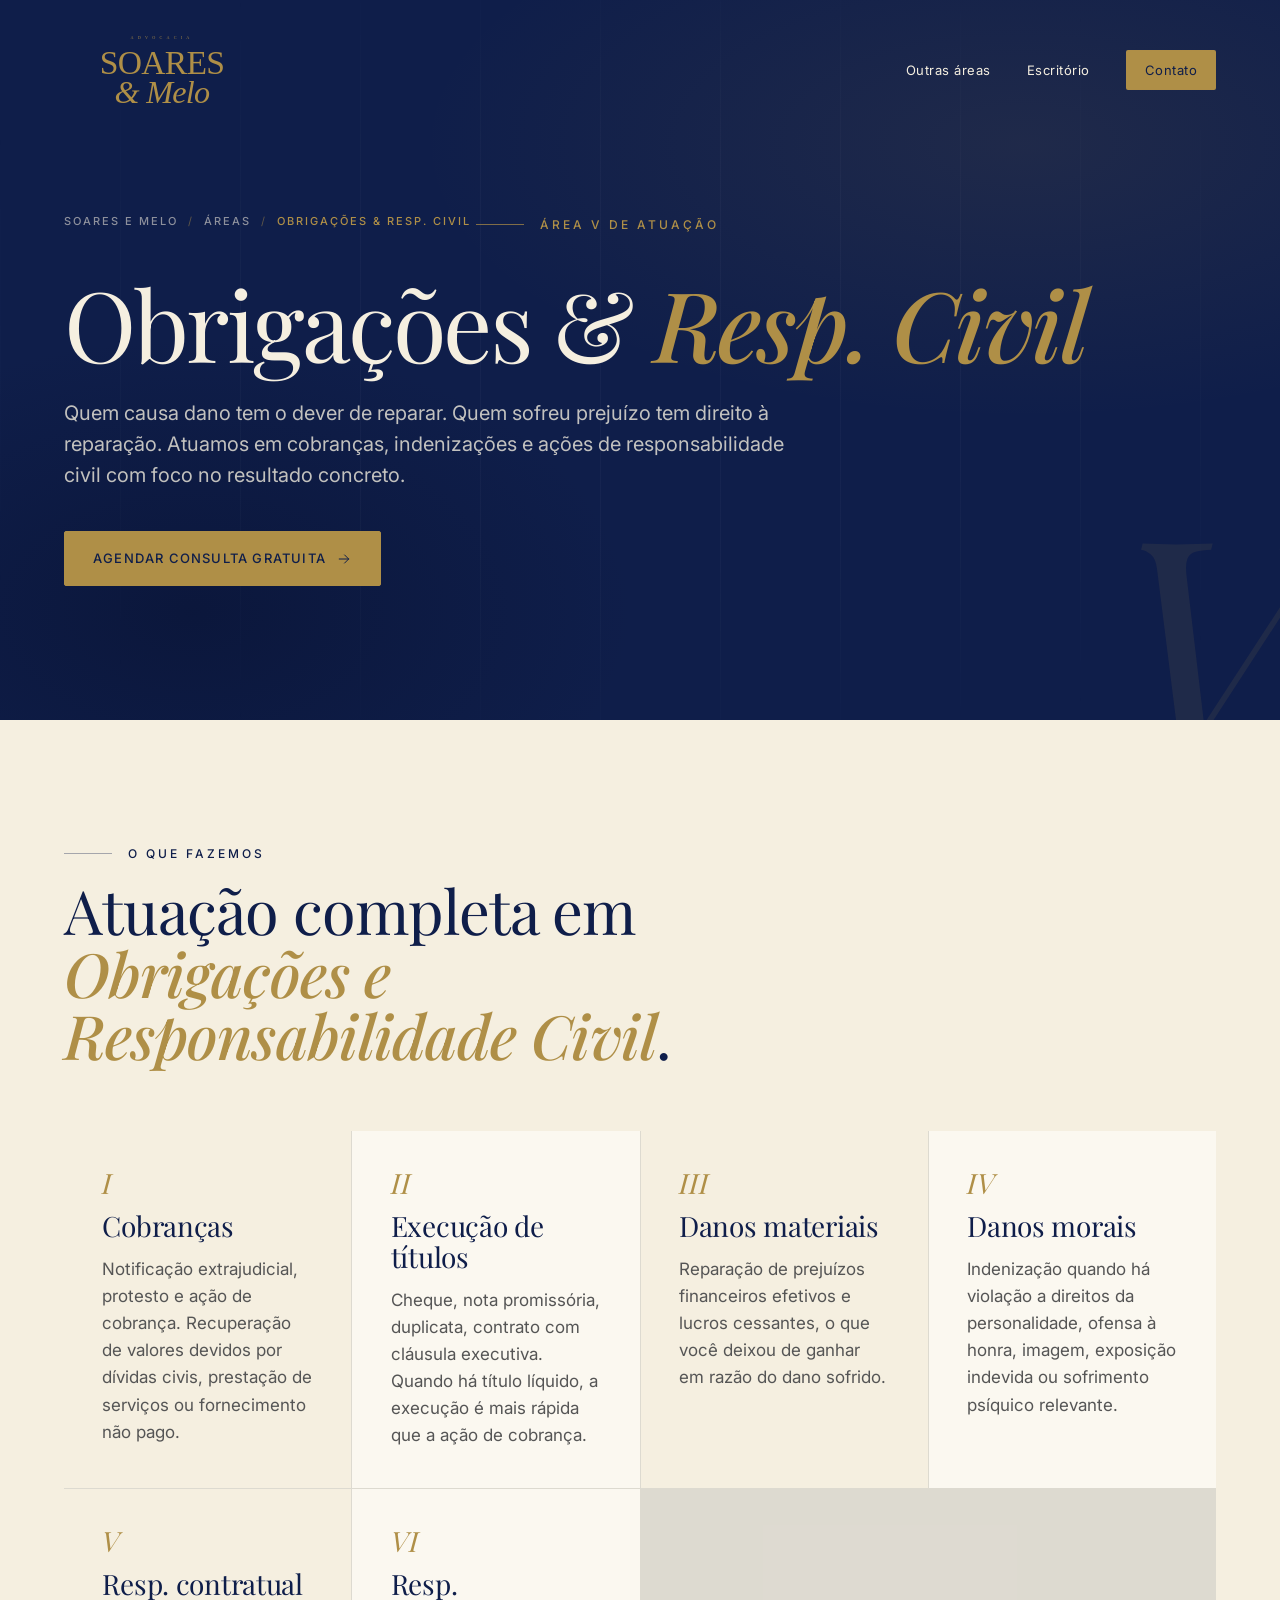
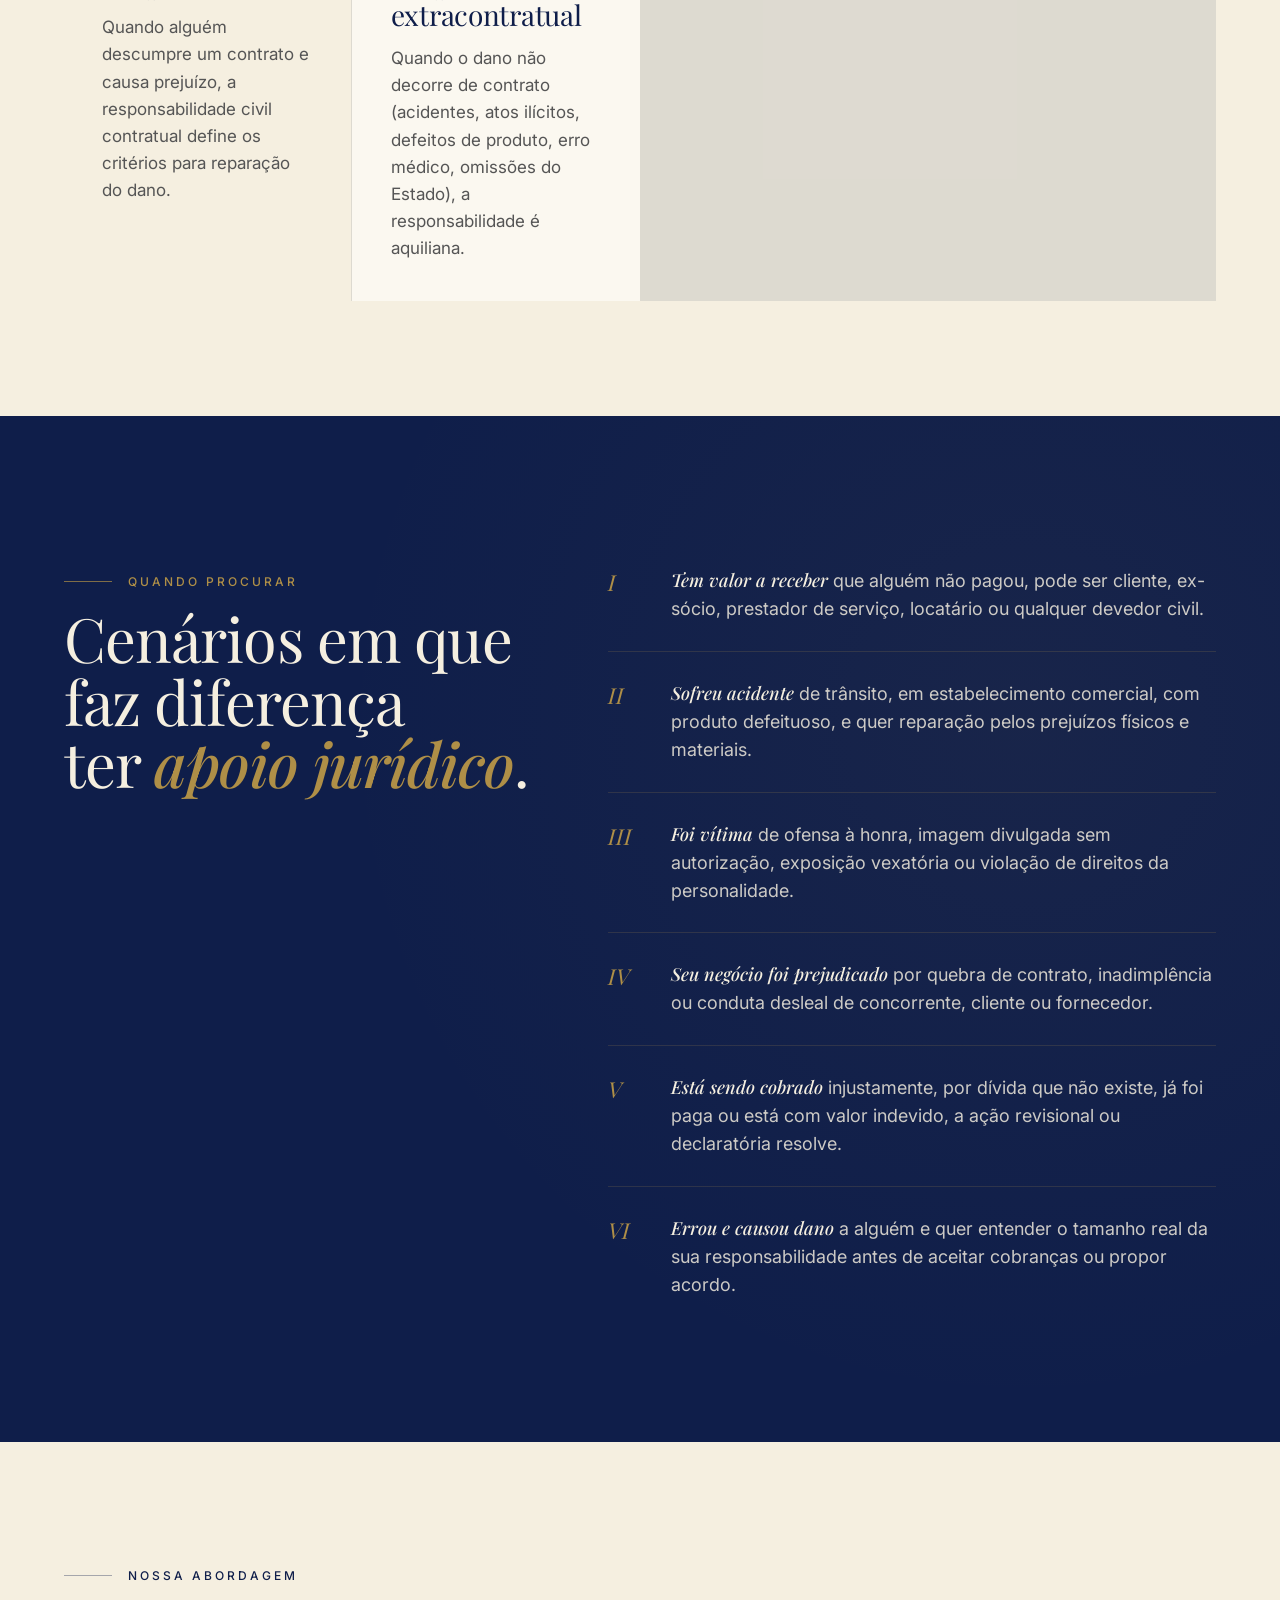
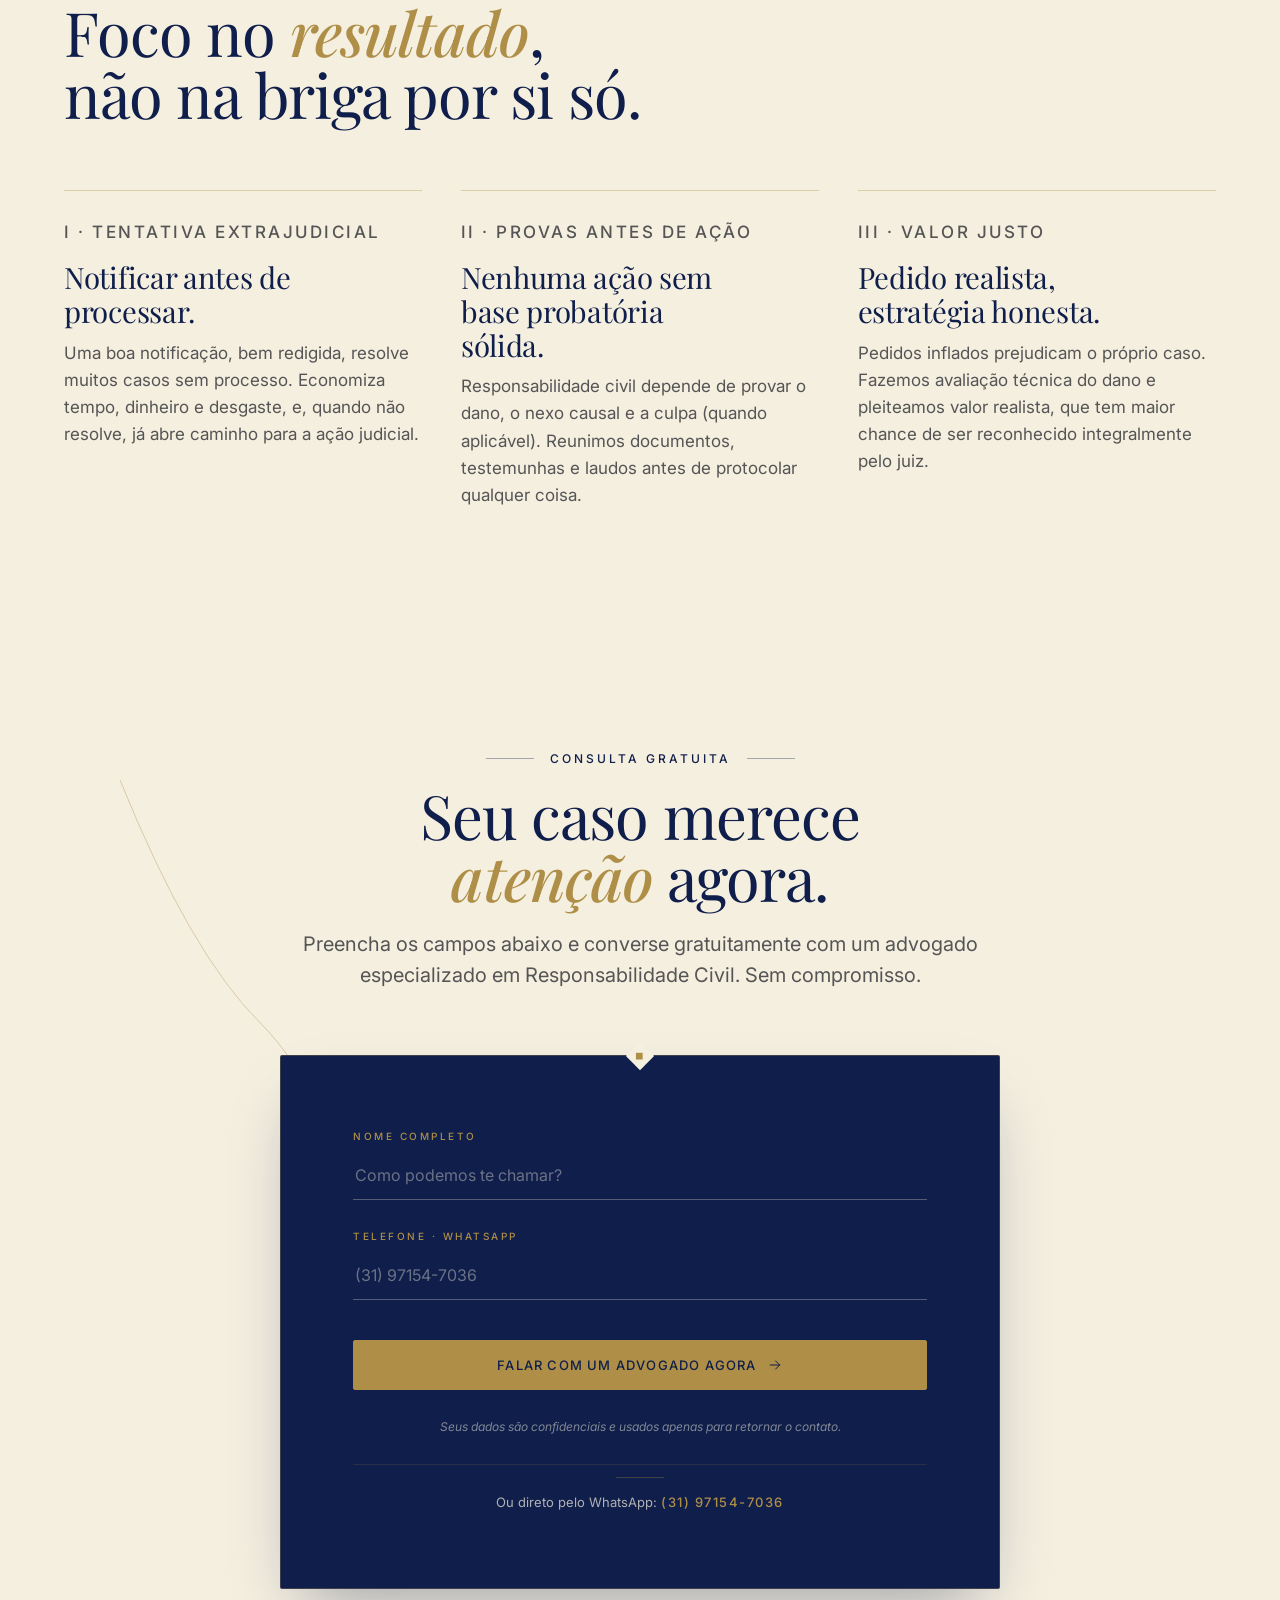
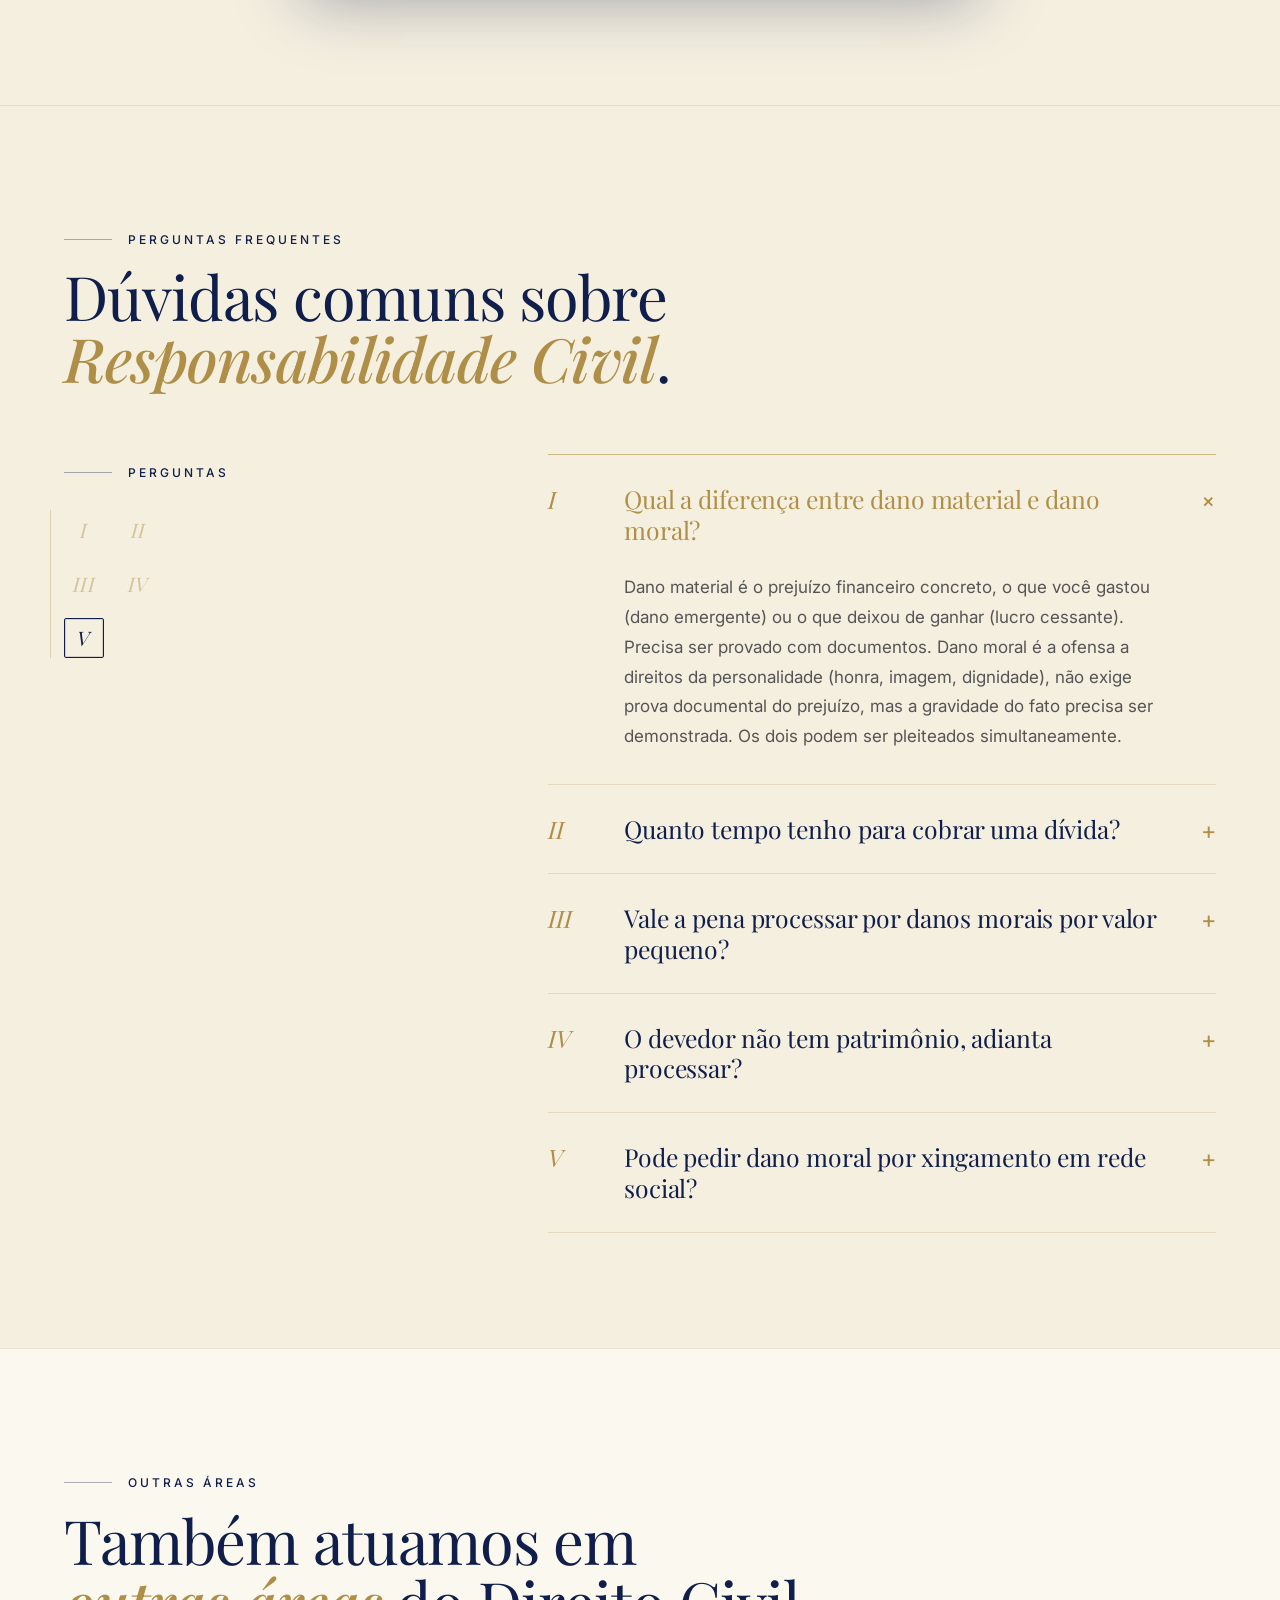
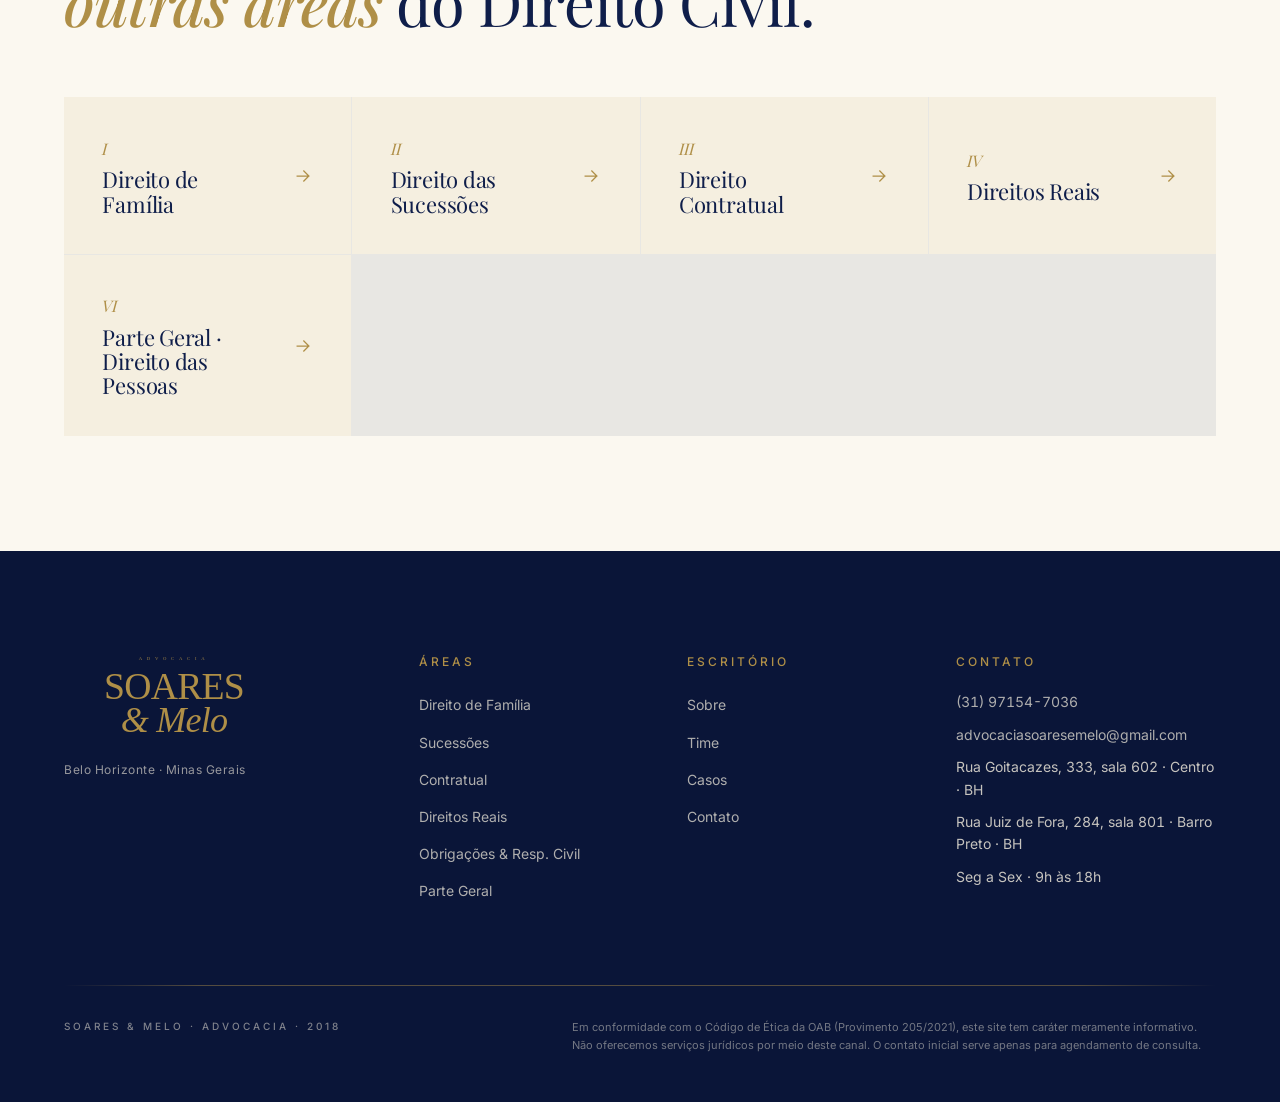
<file: obrigacoes/index.html>
<!DOCTYPE html>
<html lang="pt-BR">
<head>
  <meta charset="UTF-8" />
  <meta name="viewport" content="width=device-width, initial-scale=1.0" />
  <title>Obrigações e Responsabilidade Civil · Soares e Melo Advocacia</title>
  <meta name="description" content="Cobranças, indenizações por danos materiais e morais e reparação de prejuízos em Belo Horizonte. Consulta inicial gratuita." />

  <!-- Google tag (gtag.js) -->
  <script async src="https://www.googletagmanager.com/gtag/js?id=AW-18148697196"></script>
  <script>
    window.dataLayer = window.dataLayer || [];
    function gtag(){dataLayer.push(arguments);}
    gtag('js', new Date());
    gtag('config', 'AW-18148697196');
  </script>

  <link rel="preconnect" href="https://fonts.googleapis.com" />
  <link rel="preconnect" href="https://fonts.gstatic.com" crossorigin />
<link href="https://fonts.googleapis.com/css2?family=Playfair+Display:ital@0;1&family=Inter:wght@400;500&display=swap" rel="stylesheet" />

  <link rel="stylesheet" href="../shared/base.css" />
  <link rel="stylesheet" href="../shared/captura.css" />
</head>
<body>

<header class="site-header" data-scroll="top">
  <div class="site-header__inner">
    <a class="brand-mark" href="../" aria-label="Soares e Melo Advocacia">
      <img class="brand-mark__hero" src="../brand/svg/soares-melo-editorial-ouro.svg" alt="Soares e Melo Advocacia" />
      <img class="brand-mark__compact" src="../brand/svg/soares-melo-mini-ouro.svg" alt="Soares e Melo" />
    </a>
    <nav class="site-nav" aria-label="Principal">
      <a href="../#areas">Outras áreas</a>
      <a href="../#escritorio">Escritório</a>
      <a href="#contato" class="site-nav__cta">Contato</a>
    </nav>
  </div>
</header>

<main>

  <section class="service-hero" aria-label="Obrigações e Responsabilidade Civil">
    <span class="service-hero__numeral" aria-hidden="true">V</span>
    <div class="service-hero__inner">
      <p class="breadcrumb">
        <a href="../">Soares e Melo</a>
        <span aria-hidden="true">/</span>
        <a href="../#areas">Áreas</a>
        <span aria-hidden="true">/</span>
        <span>Obrigações &amp; Resp. Civil</span>
      </p>
      <p class="kicker kicker--gold"><span class="kicker__rule" aria-hidden="true"></span>Área V de atuação</p>
      <h1 class="service-hero__title">Obrigações &amp; <em>Resp. Civil</em></h1>
      <p class="service-hero__lede">
        Quem causa dano tem o dever de reparar. Quem sofreu prejuízo tem direito à reparação. Atuamos em cobranças, indenizações e ações de responsabilidade civil com foco no resultado concreto.
      </p>
      <div class="service-hero__actions">
        <a href="#contato" class="btn btn--primary"><span>Agendar consulta gratuita</span><svg width="16" height="16" viewBox="0 0 24 24" fill="none" stroke="currentColor" stroke-width="1.5" aria-hidden="true"><path d="M5 12h14M13 6l6 6-6 6" stroke-linecap="square" /></svg></a>
      </div>
    </div>
  </section>

  <section class="service-what" aria-label="O que fazemos">
    <div class="service-what__inner">
      <header class="section-head section-head--ink">
        <p class="kicker kicker--ink"><span class="kicker__rule kicker__rule--dark" aria-hidden="true"></span>O que fazemos</p>
        <h2 class="h2 h2--ink">Atuação completa em<br /><em>Obrigações e Responsabilidade Civil</em>.</h2>
      </header>
      <div class="service-what__grid">
        <article class="service-topic"><span class="topic-num">I</span><h3>Cobranças</h3><p>Notificação extrajudicial, protesto e ação de cobrança. Recuperação de valores devidos por dívidas civis, prestação de serviços ou fornecimento não pago.</p></article>
        <article class="service-topic"><span class="topic-num">II</span><h3>Execução de títulos</h3><p>Cheque, nota promissória, duplicata, contrato com cláusula executiva. Quando há título líquido, a execução é mais rápida que a ação de cobrança.</p></article>
        <article class="service-topic"><span class="topic-num">III</span><h3>Danos materiais</h3><p>Reparação de prejuízos financeiros efetivos e lucros cessantes, o que você deixou de ganhar em razão do dano sofrido.</p></article>
        <article class="service-topic"><span class="topic-num">IV</span><h3>Danos morais</h3><p>Indenização quando há violação a direitos da personalidade, ofensa à honra, imagem, exposição indevida ou sofrimento psíquico relevante.</p></article>
        <article class="service-topic"><span class="topic-num">V</span><h3>Resp. contratual</h3><p>Quando alguém descumpre um contrato e causa prejuízo, a responsabilidade civil contratual define os critérios para reparação do dano.</p></article>
        <article class="service-topic"><span class="topic-num">VI</span><h3>Resp. extracontratual</h3><p>Quando o dano não decorre de contrato (acidentes, atos ilícitos, defeitos de produto, erro médico, omissões do Estado), a responsabilidade é aquiliana.</p></article>
      </div>
    </div>
  </section>

  <section class="service-when" aria-label="Quando procurar">
    <div class="service-when__inner">
      <div class="service-when__grid">
        <header class="section-head service-when__head">
          <p class="kicker kicker--gold"><span class="kicker__rule" aria-hidden="true"></span>Quando procurar</p>
          <h2 class="h2 h2--ivory">Cenários em que faz diferença<br />ter <em>apoio jurídico</em>.</h2>
        </header>
        <div class="service-when__list">
          <div class="service-scenario"><span class="service-scenario__marker">I</span><p><strong>Tem valor a receber</strong> que alguém não pagou, pode ser cliente, ex-sócio, prestador de serviço, locatário ou qualquer devedor civil.</p></div>
          <div class="service-scenario"><span class="service-scenario__marker">II</span><p><strong>Sofreu acidente</strong> de trânsito, em estabelecimento comercial, com produto defeituoso, e quer reparação pelos prejuízos físicos e materiais.</p></div>
          <div class="service-scenario"><span class="service-scenario__marker">III</span><p><strong>Foi vítima</strong> de ofensa à honra, imagem divulgada sem autorização, exposição vexatória ou violação de direitos da personalidade.</p></div>
          <div class="service-scenario"><span class="service-scenario__marker">IV</span><p><strong>Seu negócio foi prejudicado</strong> por quebra de contrato, inadimplência ou conduta desleal de concorrente, cliente ou fornecedor.</p></div>
          <div class="service-scenario"><span class="service-scenario__marker">V</span><p><strong>Está sendo cobrado</strong> injustamente, por dívida que não existe, já foi paga ou está com valor indevido, a ação revisional ou declaratória resolve.</p></div>
          <div class="service-scenario"><span class="service-scenario__marker">VI</span><p><strong>Errou e causou dano</strong> a alguém e quer entender o tamanho real da sua responsabilidade antes de aceitar cobranças ou propor acordo.</p></div>
        </div>
      </div>
    </div>
  </section>

  <section class="service-how" aria-label="Como atuamos">
    <div class="service-how__inner">
      <header class="section-head section-head--ink">
        <p class="kicker kicker--ink"><span class="kicker__rule kicker__rule--dark" aria-hidden="true"></span>Nossa abordagem</p>
        <h2 class="h2 h2--ink">Foco no <em>resultado</em>,<br />não na briga por si só.</h2>
      </header>
      <div class="service-how__grid">
        <article class="how-pillar"><p class="how-pillar__kicker">I · Tentativa extrajudicial</p><h3>Notificar antes de processar.</h3><p>Uma boa notificação, bem redigida, resolve muitos casos sem processo. Economiza tempo, dinheiro e desgaste, e, quando não resolve, já abre caminho para a ação judicial.</p></article>
        <article class="how-pillar"><p class="how-pillar__kicker">II · Provas antes de ação</p><h3>Nenhuma ação sem base probatória sólida.</h3><p>Responsabilidade civil depende de provar o dano, o nexo causal e a culpa (quando aplicável). Reunimos documentos, testemunhas e laudos antes de protocolar qualquer coisa.</p></article>
        <article class="how-pillar"><p class="how-pillar__kicker">III · Valor justo</p><h3>Pedido realista, estratégia honesta.</h3><p>Pedidos inflados prejudicam o próprio caso. Fazemos avaliação técnica do dano e pleiteamos valor realista, que tem maior chance de ser reconhecido integralmente pelo juiz.</p></article>
      </div>
    </div>
  </section>

  <section class="cta-final" id="contato" aria-label="Agendar consulta">
    <div class="cta-final__inner">
      <header class="section-head section-head--ink section-head--center">
        <p class="kicker kicker--ink"><span class="kicker__rule kicker__rule--dark" aria-hidden="true"></span>Consulta gratuita<span class="kicker__rule kicker__rule--dark" aria-hidden="true"></span></p>
        <h2 class="h2 h2--ink">Seu caso merece<br /><em>atenção</em> agora.</h2>
        <p class="section-head__lede">Preencha os campos abaixo e converse gratuitamente com um advogado especializado em Responsabilidade Civil. Sem compromisso.</p>
      </header>
      <svg class="cta-final__draw" viewBox="0 0 400 600" preserveAspectRatio="none" aria-hidden="true"><path d="M 0 0 Q 100 200 200 280 T 400 600" fill="none" stroke="#AF8F47" stroke-width="1" /></svg>
      <form class="card-form" id="form-consulta" data-service="Obrigações e Responsabilidade Civil" novalidate>
        <div class="card-form__ornament" aria-hidden="true">◆</div>
        <div class="field"><label for="input-name">Nome completo</label><input type="text" id="input-name" name="name" required autocomplete="name" placeholder="Como podemos te chamar?" /></div>
        <div class="field"><label for="input-phone">Telefone &middot; WhatsApp</label><input type="tel" id="input-phone" name="phone" required autocomplete="tel" placeholder="(31) 97154-7036" inputmode="numeric" maxlength="16" /></div>
        <input type="hidden" name="area" value="Obrigações e Responsabilidade Civil" />
        <button type="submit" class="btn btn--primary btn--block"><span>Falar com um advogado agora</span><svg width="16" height="16" viewBox="0 0 24 24" fill="none" stroke="currentColor" stroke-width="1.5" aria-hidden="true"><path d="M5 12h14M13 6l6 6-6 6" stroke-linecap="square" /></svg></button>
        <p class="card-form__support">Seus dados são confidenciais e usados apenas para retornar o contato.</p>
        <div class="card-form__alt"><span class="hair hair--short" aria-hidden="true"></span><p>Ou direto pelo WhatsApp: <a href="https://wa.me/5531971547036?text=Ol%C3%A1%2C%20vim%20pelo%20site%20Soares%20e%20Melo%20e%20gostaria%20de%20informa%C3%A7%C3%B5es%20sobre%20Obriga%C3%A7%C3%B5es%20e%20Responsabilidade%20Civil." class="link-gold">(31) 97154-7036</a></p></div>
      </form>
    </div>
  </section>

  <section class="faq" aria-label="Perguntas frequentes">
    <div class="faq__inner">
      <header class="section-head section-head--ink">
        <p class="kicker kicker--ink"><span class="kicker__rule kicker__rule--dark" aria-hidden="true"></span>Perguntas frequentes</p>
        <h2 class="h2 h2--ink">Dúvidas comuns sobre<br /><em>Responsabilidade Civil</em>.</h2>
      </header>
      <div class="faq__grid">
        <aside class="faq__index" aria-hidden="true">
          <p class="kicker kicker--ink index__label"><span class="kicker__rule kicker__rule--dark" aria-hidden="true"></span>Perguntas</p>
          <div class="index__numerals index__numerals--dark">
            <button class="index__num" data-target="faq-1">I</button>
            <button class="index__num" data-target="faq-2">II</button>
            <button class="index__num" data-target="faq-3">III</button>
            <button class="index__num" data-target="faq-4">IV</button>
            <button class="index__num" data-target="faq-5">V</button>
          </div>
        </aside>
        <div class="faq__list" role="list">
          <article class="faq__item is-open" id="faq-1" role="listitem"><button class="faq__q" aria-expanded="true" aria-controls="faq-1-a"><span class="faq__num">I</span><span class="faq__text">Qual a diferença entre dano material e dano moral?</span><span class="faq__toggle" aria-hidden="true">+</span></button><div class="faq__a" id="faq-1-a" role="region"><p>Dano material é o prejuízo financeiro concreto, o que você gastou (dano emergente) ou o que deixou de ganhar (lucro cessante). Precisa ser provado com documentos. Dano moral é a ofensa a direitos da personalidade (honra, imagem, dignidade), não exige prova documental do prejuízo, mas a gravidade do fato precisa ser demonstrada. Os dois podem ser pleiteados simultaneamente.</p></div></article>
          <article class="faq__item" id="faq-2" role="listitem"><button class="faq__q" aria-expanded="false" aria-controls="faq-2-a"><span class="faq__num">II</span><span class="faq__text">Quanto tempo tenho para cobrar uma dívida?</span><span class="faq__toggle" aria-hidden="true">+</span></button><div class="faq__a" id="faq-2-a" role="region"><p>Depende do tipo de dívida. Cheque prescreve em 6 meses para ação de execução (5 anos para ação de cobrança). Nota promissória: 3 anos. Cobrança civil geral: 5 anos. Reparação civil: 3 anos. Após a prescrição, a dívida ainda existe moralmente, mas não pode ser cobrada judicialmente. Por isso é importante agir rápido.</p></div></article>
          <article class="faq__item" id="faq-3" role="listitem"><button class="faq__q" aria-expanded="false" aria-controls="faq-3-a"><span class="faq__num">III</span><span class="faq__text">Vale a pena processar por danos morais por valor pequeno?</span><span class="faq__toggle" aria-hidden="true">+</span></button><div class="faq__a" id="faq-3-a" role="region"><p>Depende. Para valores até 20 salários mínimos, o Juizado Especial Cível (JEC) é uma via rápida e sem custos iniciais. Para valores maiores, a análise de custo-benefício considera: gravidade do fato, provas disponíveis, patrimônio do réu, tempo de processo. Na consulta analisamos honestamente se compensa seguir adiante.</p></div></article>
          <article class="faq__item" id="faq-4" role="listitem"><button class="faq__q" aria-expanded="false" aria-controls="faq-4-a"><span class="faq__num">IV</span><span class="faq__text">O devedor não tem patrimônio, adianta processar?</span><span class="faq__toggle" aria-hidden="true">+</span></button><div class="faq__a" id="faq-4-a" role="region"><p>Pergunta importante e honesta. Se o devedor não tem patrimônio, vencer a ação judicial não garante o recebimento, é o que chamam de "ganhar mas não levar". Em alguns casos ainda vale a pena (para interromper a prescrição, por exemplo, ou quando há expectativa de recuperação patrimonial). Avaliamos cada caso com transparência.</p></div></article>
          <article class="faq__item" id="faq-5" role="listitem"><button class="faq__q" aria-expanded="false" aria-controls="faq-5-a"><span class="faq__num">V</span><span class="faq__text">Pode pedir dano moral por xingamento em rede social?</span><span class="faq__toggle" aria-hidden="true">+</span></button><div class="faq__a" id="faq-5-a" role="region"><p>Sim, quando há ofensa efetiva à honra, imagem ou dignidade, e quando isso é demonstrável. Xingamento em grupo privado pequeno geralmente não gera dano moral. Exposição pública em rede social aberta, com alcance e potencial de dano, tende a gerar. A distinção é caso a caso: contexto, palavras usadas, alcance, público. O print é prova, mas precisa ser preservado corretamente.</p></div></article>
        </div>
      </div>
    </div>
  </section>

  <section class="other-areas" aria-label="Outras áreas">
    <div class="other-areas__inner">
      <header class="section-head section-head--ink">
        <p class="kicker kicker--ink"><span class="kicker__rule kicker__rule--dark" aria-hidden="true"></span>Outras áreas</p>
        <h2 class="h2 h2--ink">Também atuamos em<br /><em>outras áreas</em> do Direito Civil.</h2>
      </header>
      <div class="other-areas__grid">
        <a href="../familia/" class="other-area"><div class="other-area__content"><span class="other-area__num">I</span><span class="other-area__name">Direito de Família</span></div><svg class="other-area__arrow" width="20" height="20" viewBox="0 0 24 24" fill="none" stroke="currentColor" stroke-width="1.5" aria-hidden="true"><path d="M5 12h14M13 6l6 6-6 6" stroke-linecap="square" /></svg></a>
        <a href="../sucessoes/" class="other-area"><div class="other-area__content"><span class="other-area__num">II</span><span class="other-area__name">Direito das Sucessões</span></div><svg class="other-area__arrow" width="20" height="20" viewBox="0 0 24 24" fill="none" stroke="currentColor" stroke-width="1.5" aria-hidden="true"><path d="M5 12h14M13 6l6 6-6 6" stroke-linecap="square" /></svg></a>
        <a href="../contratual/" class="other-area"><div class="other-area__content"><span class="other-area__num">III</span><span class="other-area__name">Direito Contratual</span></div><svg class="other-area__arrow" width="20" height="20" viewBox="0 0 24 24" fill="none" stroke="currentColor" stroke-width="1.5" aria-hidden="true"><path d="M5 12h14M13 6l6 6-6 6" stroke-linecap="square" /></svg></a>
        <a href="../reais/" class="other-area"><div class="other-area__content"><span class="other-area__num">IV</span><span class="other-area__name">Direitos Reais</span></div><svg class="other-area__arrow" width="20" height="20" viewBox="0 0 24 24" fill="none" stroke="currentColor" stroke-width="1.5" aria-hidden="true"><path d="M5 12h14M13 6l6 6-6 6" stroke-linecap="square" /></svg></a>
        <a href="../parte-geral/" class="other-area"><div class="other-area__content"><span class="other-area__num">VI</span><span class="other-area__name">Parte Geral · Direito das Pessoas</span></div><svg class="other-area__arrow" width="20" height="20" viewBox="0 0 24 24" fill="none" stroke="currentColor" stroke-width="1.5" aria-hidden="true"><path d="M5 12h14M13 6l6 6-6 6" stroke-linecap="square" /></svg></a>
      </div>
    </div>
  </section>

</main>

<footer class="site-footer" aria-label="Rodapé">
  <div class="site-footer__inner">
    <div class="site-footer__grid">
      <div class="site-footer__col site-footer__col--brand">
        <button class="footer-editorial" id="back-to-top" aria-label="Voltar ao topo">
          <img src="../brand/svg/soares-melo-editorial-ouro.svg" alt="Soares e Melo Advocacia" width="280" height="120" loading="lazy" />
        </button>
        <p class="footer-loc">Belo Horizonte · Minas Gerais</p>
      </div>
      <div class="site-footer__col">
        <p class="kicker kicker--gold">Áreas</p>
        <ul>
          <li><a href="../familia/">Direito de Família</a></li>
          <li><a href="../sucessoes/">Sucessões</a></li>
          <li><a href="../contratual/">Contratual</a></li>
          <li><a href="../reais/">Direitos Reais</a></li>
          <li><a href="../obrigacoes/">Obrigações &amp; Resp. Civil</a></li>
          <li><a href="../parte-geral/">Parte Geral</a></li>
        </ul>
      </div>
      <div class="site-footer__col">
        <p class="kicker kicker--gold">Escritório</p>
        <ul>
          <li><a href="../#escritorio">Sobre</a></li>
          <li><a href="#">Time</a></li>
          <li><a href="#">Casos</a></li>
          <li><a href="#contato">Contato</a></li>
        </ul>
      </div>
      <div class="site-footer__col">
        <p class="kicker kicker--gold">Contato</p>
        <ul class="footer-contact">
          <li><a href="https://wa.me/5531971547036?text=Ol%C3%A1%2C%20vim%20pelo%20site%20Soares%20e%20Melo%20e%20gostaria%20de%20informa%C3%A7%C3%B5es%20sobre%20Obriga%C3%A7%C3%B5es%20e%20Responsabilidade%20Civil.">(31) 97154-7036</a></li>
          <li><a href="mailto:advocaciasoaresemelo@gmail.com">advocaciasoaresemelo@gmail.com</a></li>
          <li>Rua Goitacazes, 333, sala 602 · Centro · BH</li>
          <li>Rua Juiz de Fora, 284, sala 801 · Barro Preto · BH</li>
          <li>Seg a Sex · 9h às 18h</li>
        </ul>
      </div>
    </div>
    <div class="hair hair--wide" aria-hidden="true"></div>
    <div class="site-footer__legal">
      <p class="legal-brand">SOARES &amp; MELO · ADVOCACIA · 2018</p>
      <p class="legal-disclaimer">Em conformidade com o Código de Ética da OAB (Provimento 205/2021), este site tem caráter meramente informativo. Não oferecemos serviços jurídicos por meio deste canal. O contato inicial serve apenas para agendamento de consulta.</p>
    </div>
  </div>
</footer>

<button class="to-top" id="to-top" aria-label="Voltar ao topo">
  <svg width="18" height="18" viewBox="0 0 24 24" fill="none" stroke="currentColor" stroke-width="1.5" aria-hidden="true"><path d="M12 19V5M5 12l7-7 7 7" stroke-linecap="square" /></svg>
</button>

<script src="../shared/common.js" defer></script>
<script src="../shared/captura.js" defer></script>

</body>
</html>
</file>
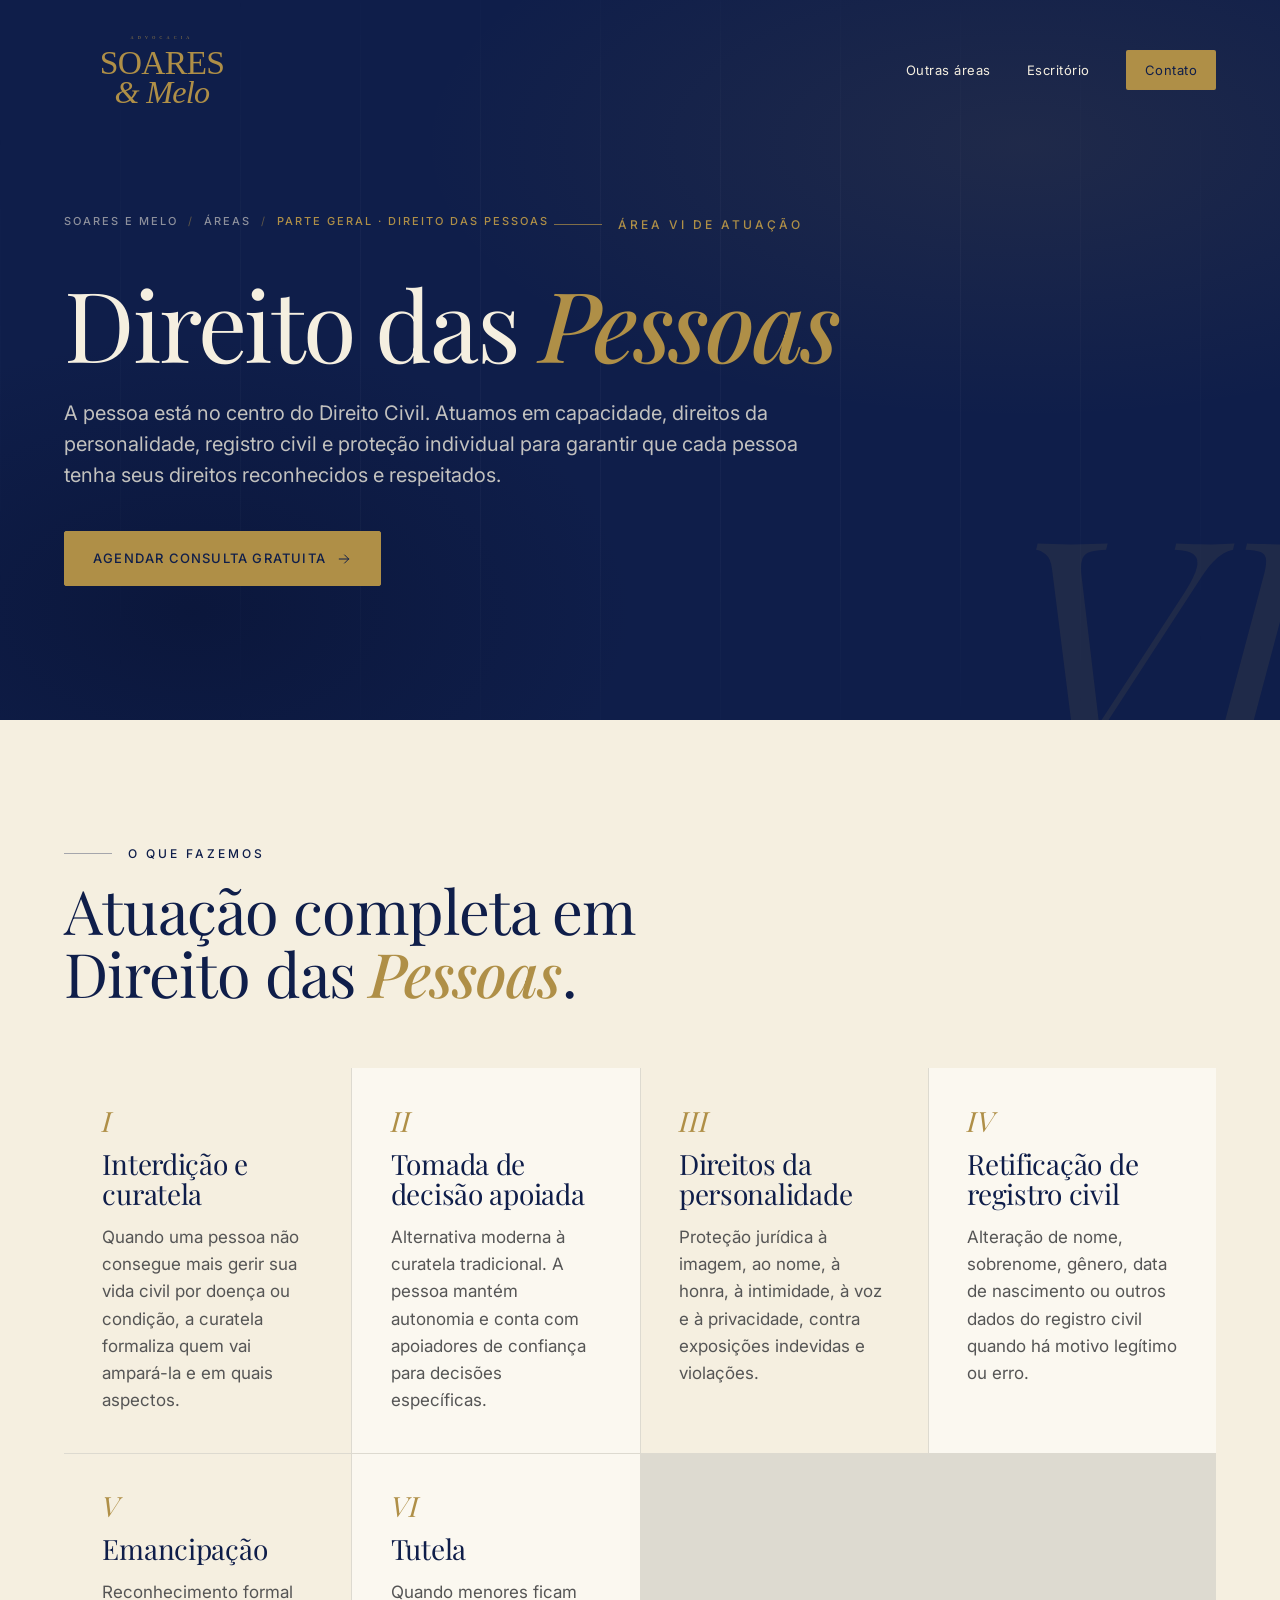
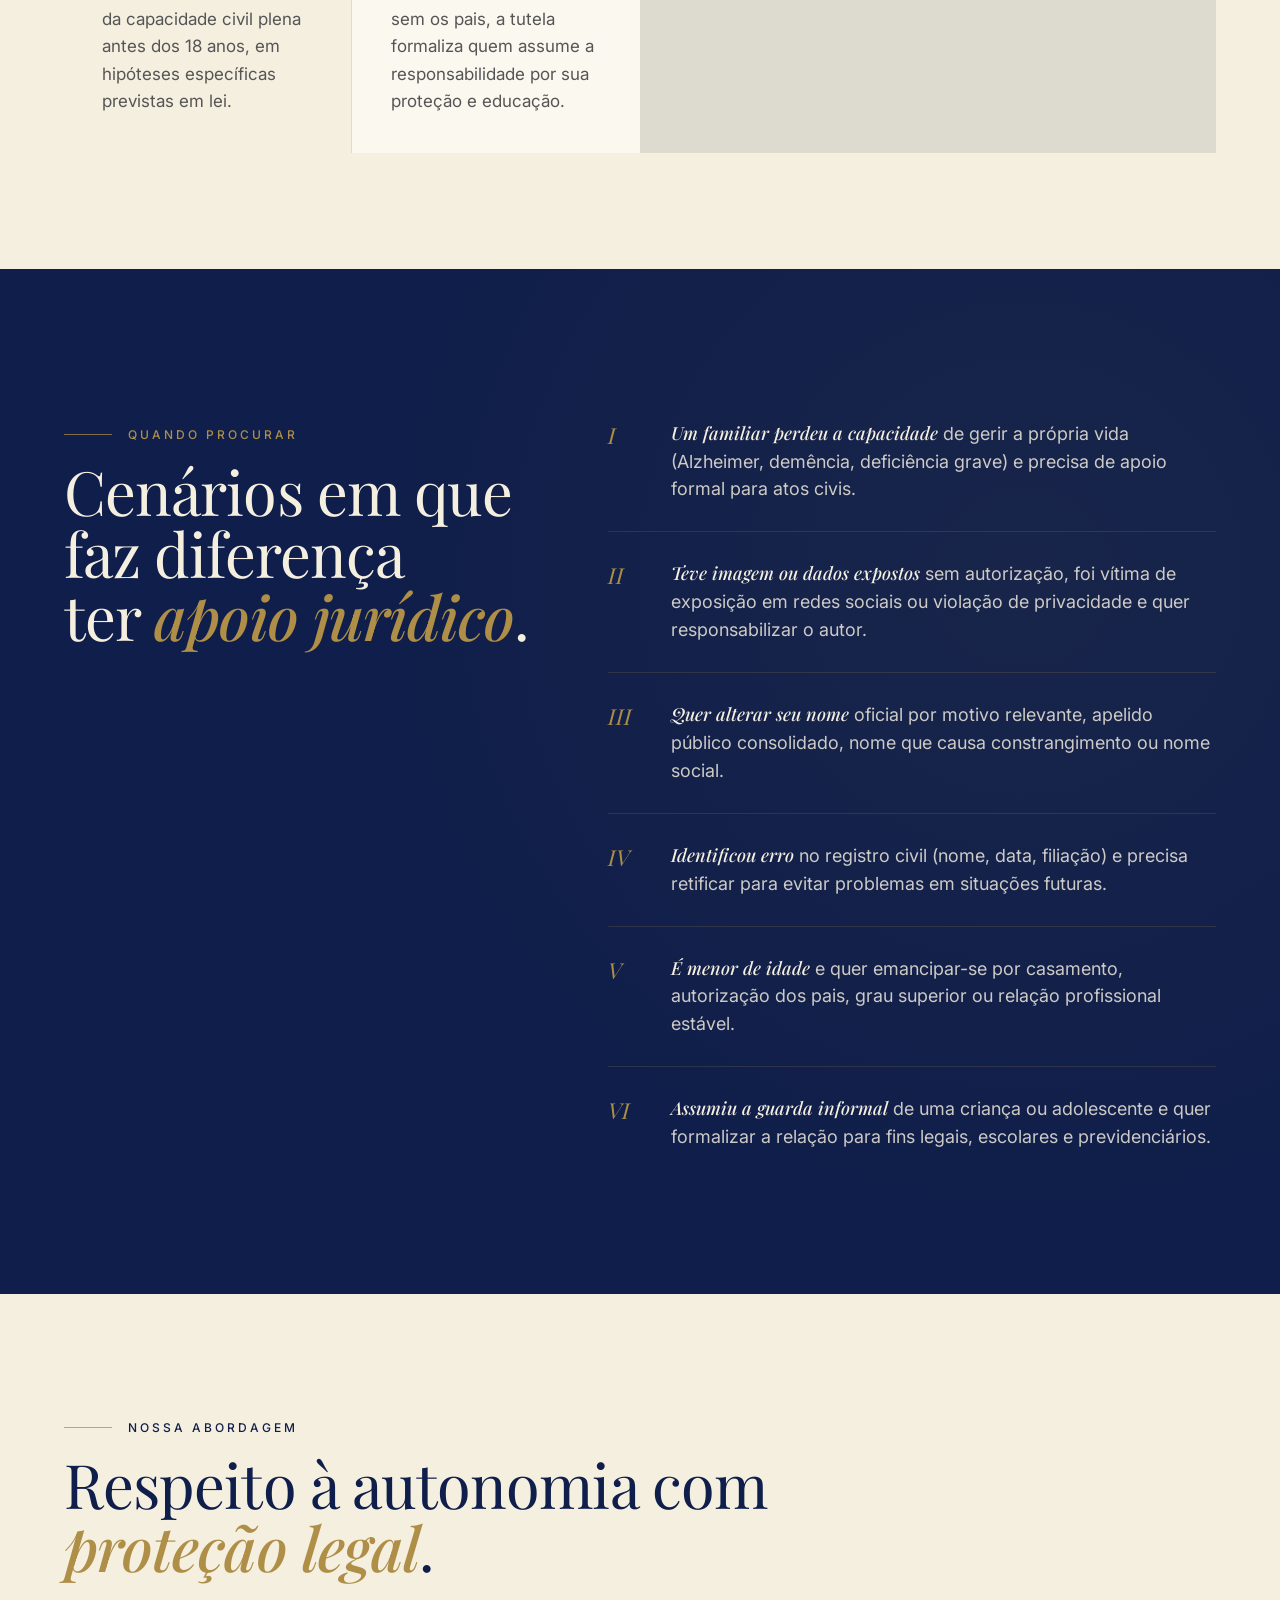
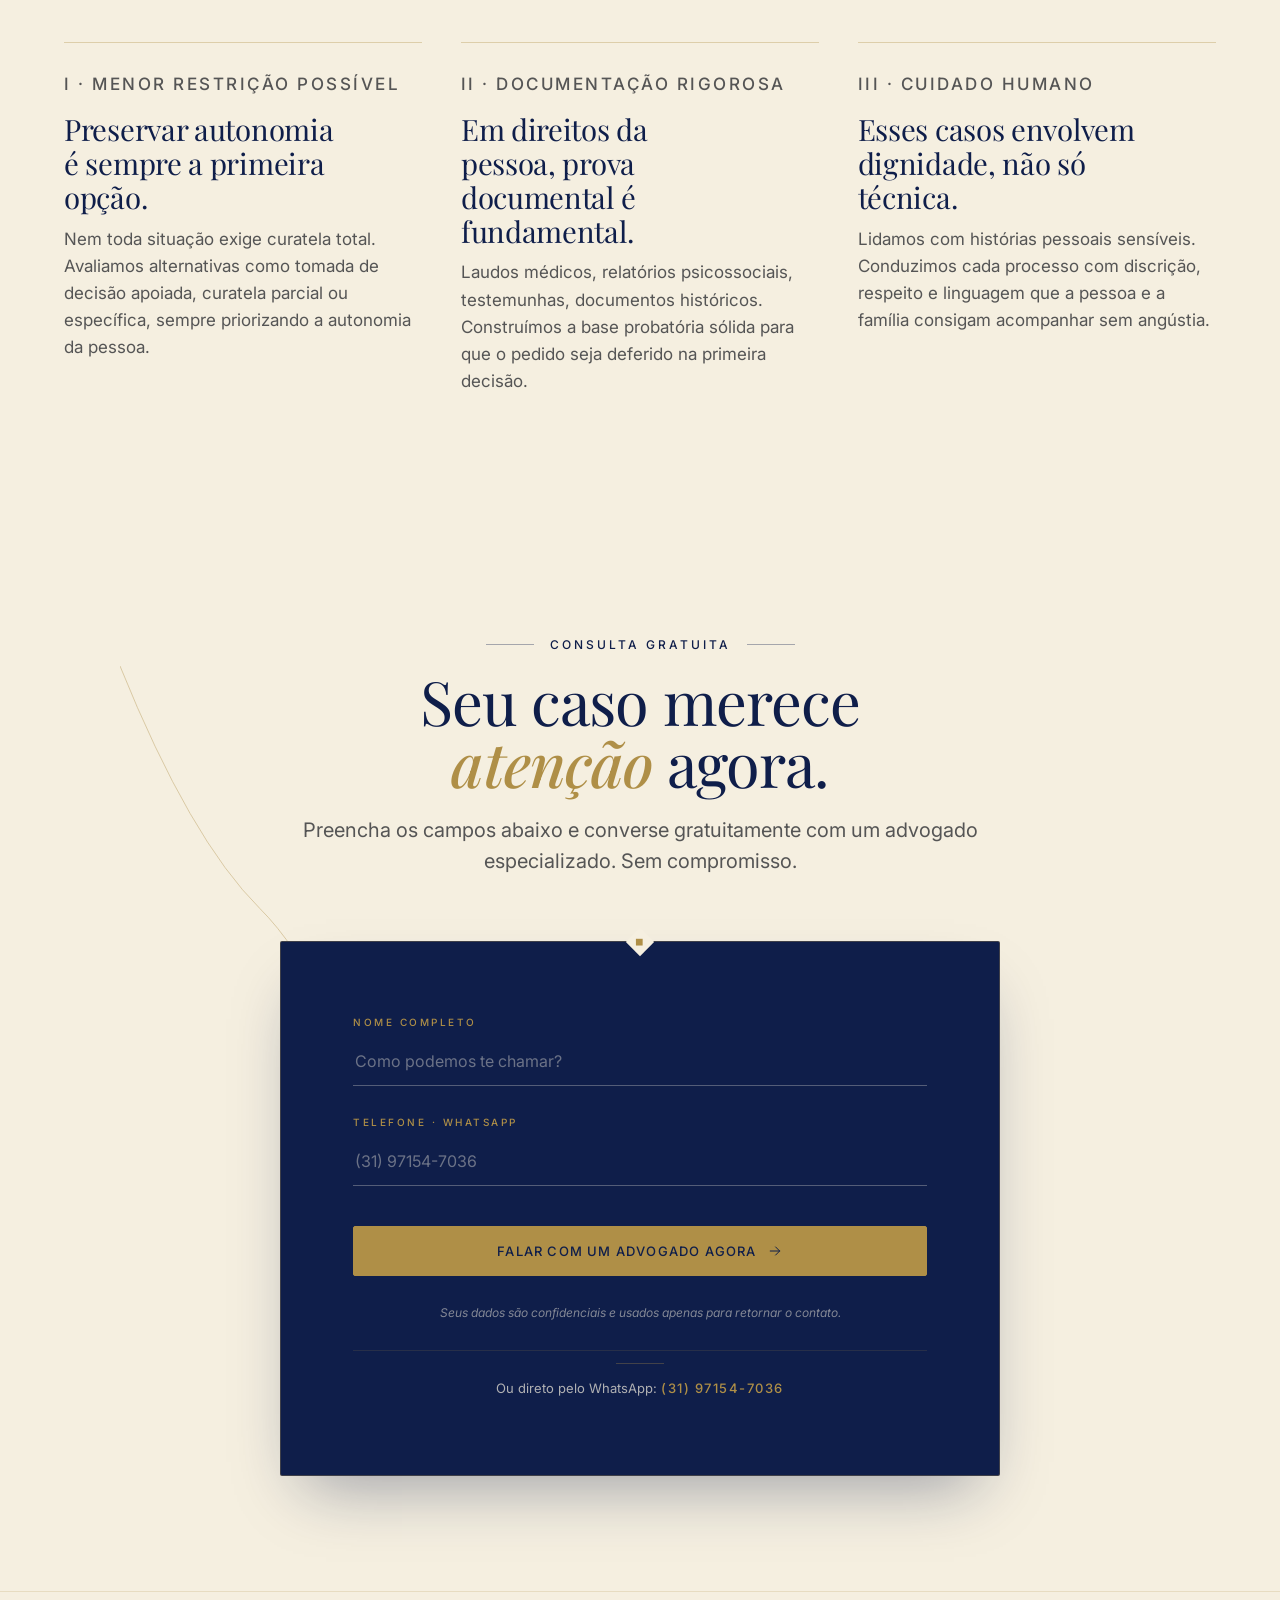
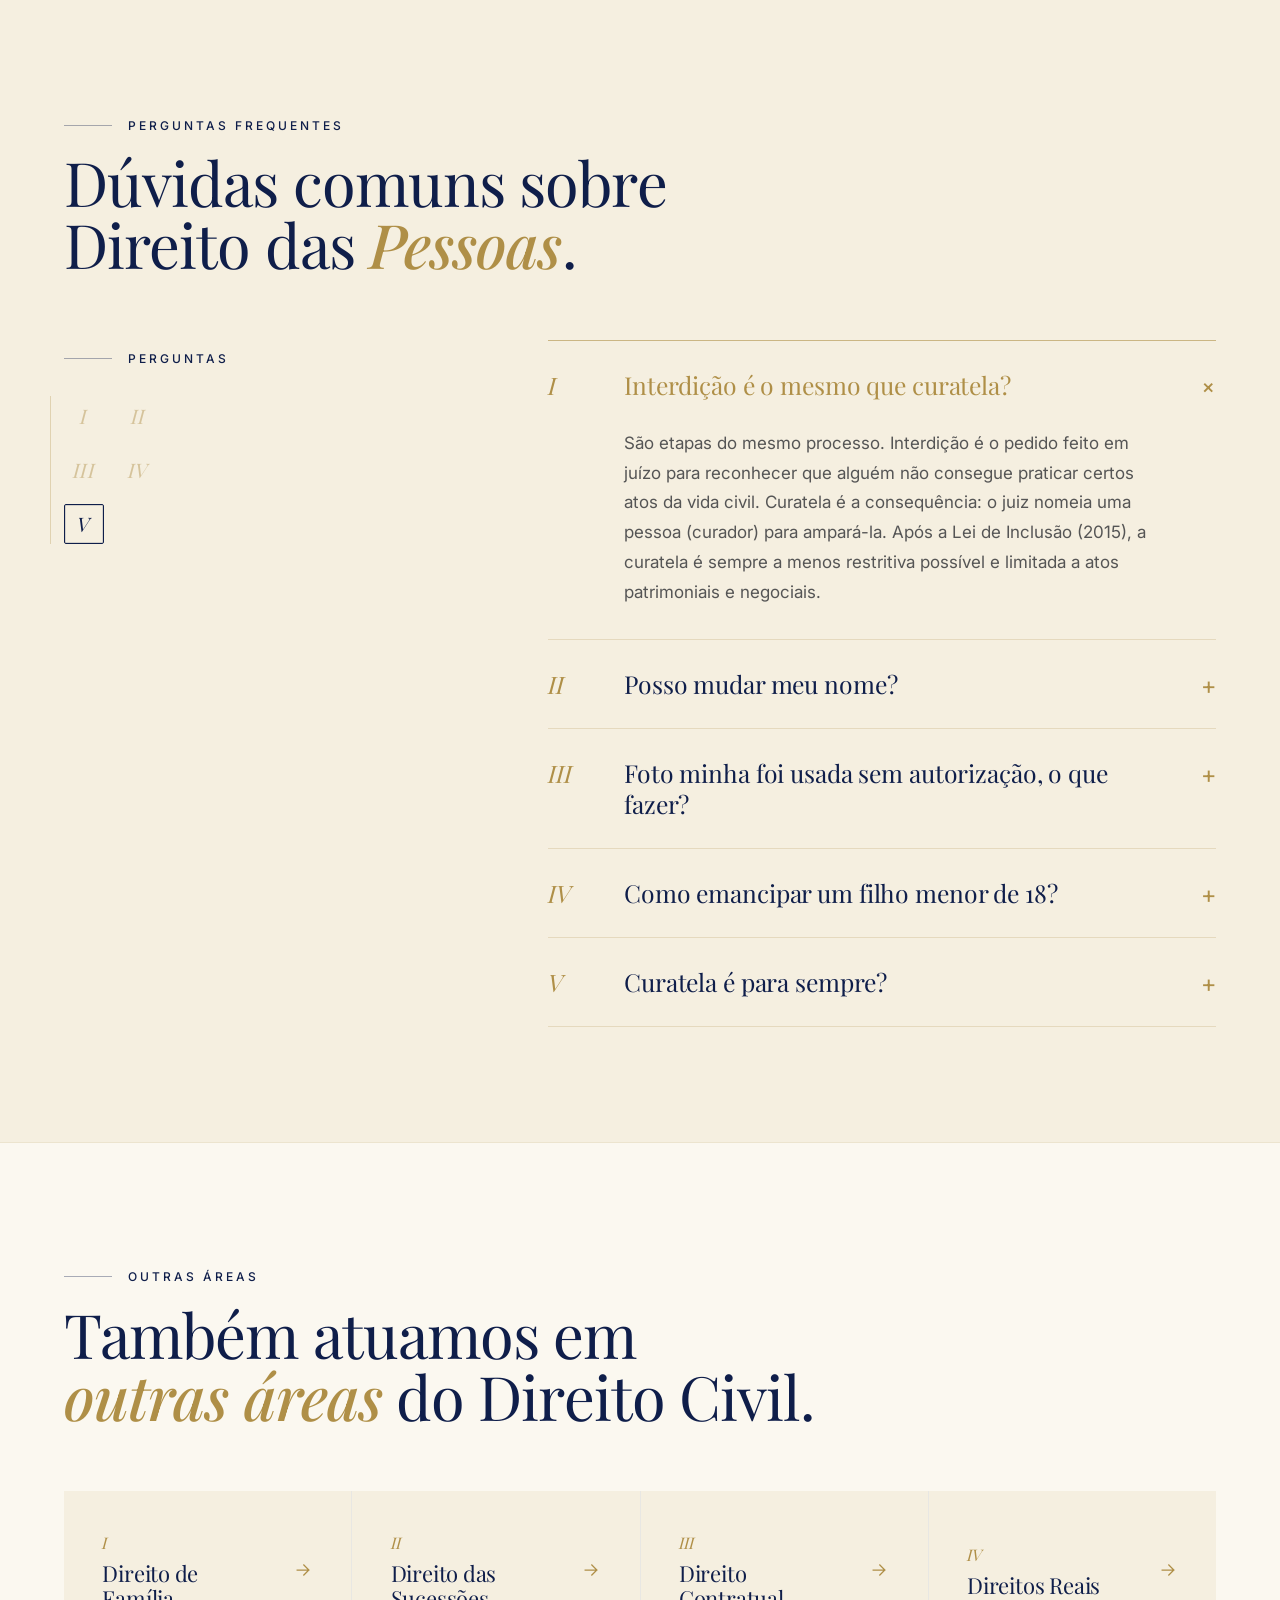
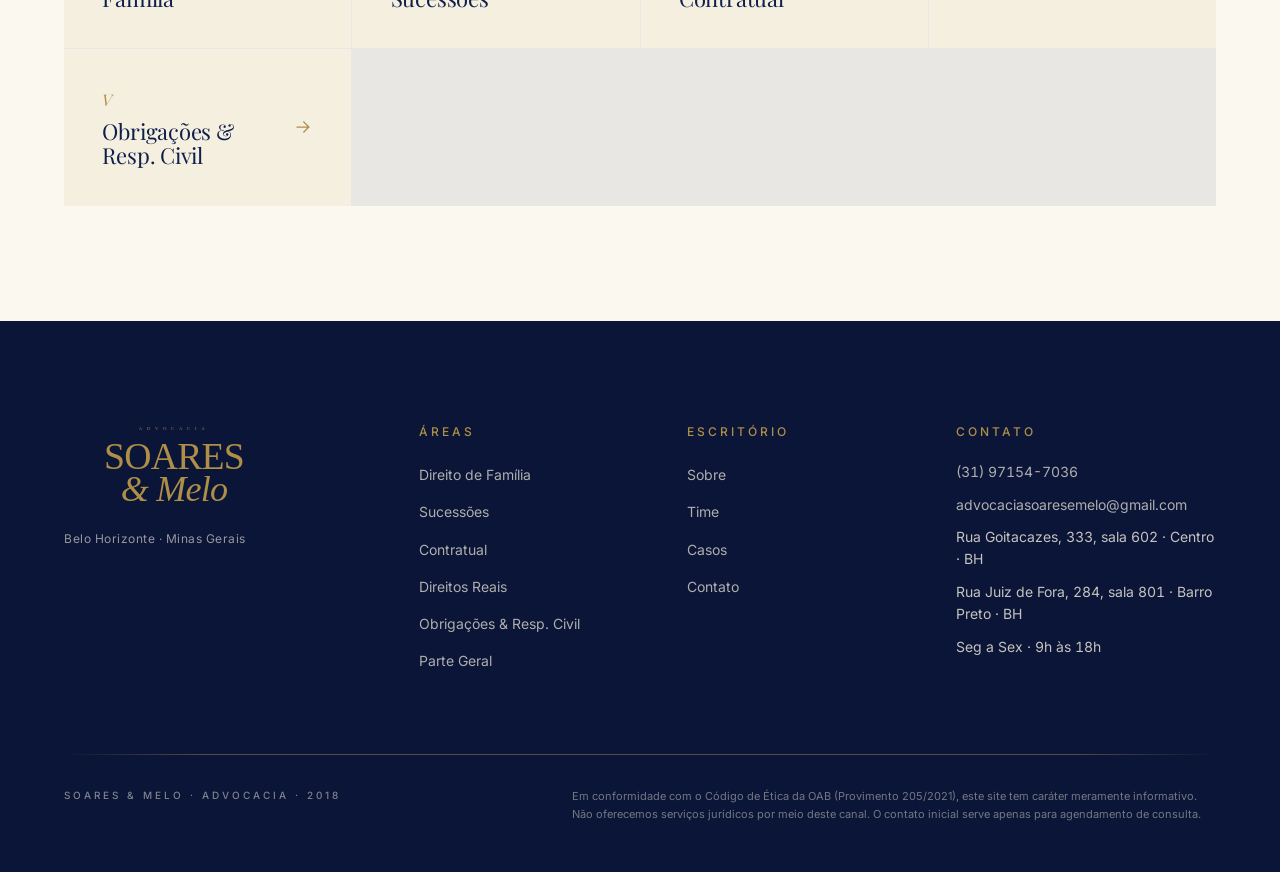
<file: parte-geral/index.html>
<!DOCTYPE html>
<html lang="pt-BR">
<head>
  <meta charset="UTF-8" />
  <meta name="viewport" content="width=device-width, initial-scale=1.0" />
  <title>Parte Geral e Direito das Pessoas · Soares e Melo Advocacia</title>
  <meta name="description" content="Capacidade civil, direitos da personalidade e proteção de direitos individuais em Belo Horizonte. Consulta inicial gratuita." />

  <!-- Google tag (gtag.js) -->
  <script async src="https://www.googletagmanager.com/gtag/js?id=AW-18148697196"></script>
  <script>
    window.dataLayer = window.dataLayer || [];
    function gtag(){dataLayer.push(arguments);}
    gtag('js', new Date());
    gtag('config', 'AW-18148697196');
  </script>

  <link rel="preconnect" href="https://fonts.googleapis.com" />
  <link rel="preconnect" href="https://fonts.gstatic.com" crossorigin />
<link href="https://fonts.googleapis.com/css2?family=Playfair+Display:ital@0;1&family=Inter:wght@400;500&display=swap" rel="stylesheet" />

  <link rel="stylesheet" href="../shared/base.css" />
  <link rel="stylesheet" href="../shared/captura.css" />
</head>
<body>

<header class="site-header" data-scroll="top">
  <div class="site-header__inner">
    <a class="brand-mark" href="../" aria-label="Soares e Melo Advocacia">
      <img class="brand-mark__hero" src="../brand/svg/soares-melo-editorial-ouro.svg" alt="Soares e Melo Advocacia" />
      <img class="brand-mark__compact" src="../brand/svg/soares-melo-mini-ouro.svg" alt="Soares e Melo" />
    </a>
    <nav class="site-nav" aria-label="Principal">
      <a href="../#areas">Outras áreas</a>
      <a href="../#escritorio">Escritório</a>
      <a href="#contato" class="site-nav__cta">Contato</a>
    </nav>
  </div>
</header>

<main>

  <section class="service-hero" aria-label="Parte Geral e Direito das Pessoas">
    <span class="service-hero__numeral" aria-hidden="true">VI</span>
    <div class="service-hero__inner">
      <p class="breadcrumb">
        <a href="../">Soares e Melo</a>
        <span aria-hidden="true">/</span>
        <a href="../#areas">Áreas</a>
        <span aria-hidden="true">/</span>
        <span>Parte Geral · Direito das Pessoas</span>
      </p>
      <p class="kicker kicker--gold"><span class="kicker__rule" aria-hidden="true"></span>Área VI de atuação</p>
      <h1 class="service-hero__title">Direito das <em>Pessoas</em></h1>
      <p class="service-hero__lede">
        A pessoa está no centro do Direito Civil. Atuamos em capacidade, direitos da personalidade, registro civil e proteção individual para garantir que cada pessoa tenha seus direitos reconhecidos e respeitados.
      </p>
      <div class="service-hero__actions">
        <a href="#contato" class="btn btn--primary"><span>Agendar consulta gratuita</span><svg width="16" height="16" viewBox="0 0 24 24" fill="none" stroke="currentColor" stroke-width="1.5" aria-hidden="true"><path d="M5 12h14M13 6l6 6-6 6" stroke-linecap="square" /></svg></a>
      </div>
    </div>
  </section>

  <section class="service-what" aria-label="O que fazemos">
    <div class="service-what__inner">
      <header class="section-head section-head--ink">
        <p class="kicker kicker--ink"><span class="kicker__rule kicker__rule--dark" aria-hidden="true"></span>O que fazemos</p>
        <h2 class="h2 h2--ink">Atuação completa em<br />Direito das <em>Pessoas</em>.</h2>
      </header>
      <div class="service-what__grid">
        <article class="service-topic"><span class="topic-num">I</span><h3>Interdição e curatela</h3><p>Quando uma pessoa não consegue mais gerir sua vida civil por doença ou condição, a curatela formaliza quem vai ampará-la e em quais aspectos.</p></article>
        <article class="service-topic"><span class="topic-num">II</span><h3>Tomada de decisão apoiada</h3><p>Alternativa moderna à curatela tradicional. A pessoa mantém autonomia e conta com apoiadores de confiança para decisões específicas.</p></article>
        <article class="service-topic"><span class="topic-num">III</span><h3>Direitos da personalidade</h3><p>Proteção jurídica à imagem, ao nome, à honra, à intimidade, à voz e à privacidade, contra exposições indevidas e violações.</p></article>
        <article class="service-topic"><span class="topic-num">IV</span><h3>Retificação de registro civil</h3><p>Alteração de nome, sobrenome, gênero, data de nascimento ou outros dados do registro civil quando há motivo legítimo ou erro.</p></article>
        <article class="service-topic"><span class="topic-num">V</span><h3>Emancipação</h3><p>Reconhecimento formal da capacidade civil plena antes dos 18 anos, em hipóteses específicas previstas em lei.</p></article>
        <article class="service-topic"><span class="topic-num">VI</span><h3>Tutela</h3><p>Quando menores ficam sem os pais, a tutela formaliza quem assume a responsabilidade por sua proteção e educação.</p></article>
      </div>
    </div>
  </section>

  <section class="service-when" aria-label="Quando procurar">
    <div class="service-when__inner">
      <div class="service-when__grid">
        <header class="section-head service-when__head">
          <p class="kicker kicker--gold"><span class="kicker__rule" aria-hidden="true"></span>Quando procurar</p>
          <h2 class="h2 h2--ivory">Cenários em que faz diferença<br />ter <em>apoio jurídico</em>.</h2>
        </header>
        <div class="service-when__list">
          <div class="service-scenario"><span class="service-scenario__marker">I</span><p><strong>Um familiar perdeu a capacidade</strong> de gerir a própria vida (Alzheimer, demência, deficiência grave) e precisa de apoio formal para atos civis.</p></div>
          <div class="service-scenario"><span class="service-scenario__marker">II</span><p><strong>Teve imagem ou dados expostos</strong> sem autorização, foi vítima de exposição em redes sociais ou violação de privacidade e quer responsabilizar o autor.</p></div>
          <div class="service-scenario"><span class="service-scenario__marker">III</span><p><strong>Quer alterar seu nome</strong> oficial por motivo relevante, apelido público consolidado, nome que causa constrangimento ou nome social.</p></div>
          <div class="service-scenario"><span class="service-scenario__marker">IV</span><p><strong>Identificou erro</strong> no registro civil (nome, data, filiação) e precisa retificar para evitar problemas em situações futuras.</p></div>
          <div class="service-scenario"><span class="service-scenario__marker">V</span><p><strong>É menor de idade</strong> e quer emancipar-se por casamento, autorização dos pais, grau superior ou relação profissional estável.</p></div>
          <div class="service-scenario"><span class="service-scenario__marker">VI</span><p><strong>Assumiu a guarda informal</strong> de uma criança ou adolescente e quer formalizar a relação para fins legais, escolares e previdenciários.</p></div>
        </div>
      </div>
    </div>
  </section>

  <section class="service-how" aria-label="Como atuamos">
    <div class="service-how__inner">
      <header class="section-head section-head--ink">
        <p class="kicker kicker--ink"><span class="kicker__rule kicker__rule--dark" aria-hidden="true"></span>Nossa abordagem</p>
        <h2 class="h2 h2--ink">Respeito à autonomia com<br /><em>proteção legal</em>.</h2>
      </header>
      <div class="service-how__grid">
        <article class="how-pillar"><p class="how-pillar__kicker">I · Menor restrição possível</p><h3>Preservar autonomia é sempre a primeira opção.</h3><p>Nem toda situação exige curatela total. Avaliamos alternativas como tomada de decisão apoiada, curatela parcial ou específica, sempre priorizando a autonomia da pessoa.</p></article>
        <article class="how-pillar"><p class="how-pillar__kicker">II · Documentação rigorosa</p><h3>Em direitos da pessoa, prova documental é fundamental.</h3><p>Laudos médicos, relatórios psicossociais, testemunhas, documentos históricos. Construímos a base probatória sólida para que o pedido seja deferido na primeira decisão.</p></article>
        <article class="how-pillar"><p class="how-pillar__kicker">III · Cuidado humano</p><h3>Esses casos envolvem dignidade, não só técnica.</h3><p>Lidamos com histórias pessoais sensíveis. Conduzimos cada processo com discrição, respeito e linguagem que a pessoa e a família consigam acompanhar sem angústia.</p></article>
      </div>
    </div>
  </section>

  <section class="cta-final" id="contato" aria-label="Agendar consulta">
    <div class="cta-final__inner">
      <header class="section-head section-head--ink section-head--center">
        <p class="kicker kicker--ink"><span class="kicker__rule kicker__rule--dark" aria-hidden="true"></span>Consulta gratuita<span class="kicker__rule kicker__rule--dark" aria-hidden="true"></span></p>
        <h2 class="h2 h2--ink">Seu caso merece<br /><em>atenção</em> agora.</h2>
        <p class="section-head__lede">Preencha os campos abaixo e converse gratuitamente com um advogado especializado. Sem compromisso.</p>
      </header>
      <svg class="cta-final__draw" viewBox="0 0 400 600" preserveAspectRatio="none" aria-hidden="true"><path d="M 0 0 Q 100 200 200 280 T 400 600" fill="none" stroke="#AF8F47" stroke-width="1" /></svg>
      <form class="card-form" id="form-consulta" data-service="Direito das Pessoas" novalidate>
        <div class="card-form__ornament" aria-hidden="true">◆</div>
        <div class="field"><label for="input-name">Nome completo</label><input type="text" id="input-name" name="name" required autocomplete="name" placeholder="Como podemos te chamar?" /></div>
        <div class="field"><label for="input-phone">Telefone &middot; WhatsApp</label><input type="tel" id="input-phone" name="phone" required autocomplete="tel" placeholder="(31) 97154-7036" inputmode="numeric" maxlength="16" /></div>
        <input type="hidden" name="area" value="Parte Geral e Direito das Pessoas" />
        <button type="submit" class="btn btn--primary btn--block"><span>Falar com um advogado agora</span><svg width="16" height="16" viewBox="0 0 24 24" fill="none" stroke="currentColor" stroke-width="1.5" aria-hidden="true"><path d="M5 12h14M13 6l6 6-6 6" stroke-linecap="square" /></svg></button>
        <p class="card-form__support">Seus dados são confidenciais e usados apenas para retornar o contato.</p>
        <div class="card-form__alt"><span class="hair hair--short" aria-hidden="true"></span><p>Ou direto pelo WhatsApp: <a href="https://wa.me/5531971547036?text=Ol%C3%A1%2C%20vim%20pelo%20site%20Soares%20e%20Melo%20e%20gostaria%20de%20informa%C3%A7%C3%B5es%20sobre%20Direito%20das%20Pessoas." class="link-gold">(31) 97154-7036</a></p></div>
      </form>
    </div>
  </section>

  <section class="faq" aria-label="Perguntas frequentes">
    <div class="faq__inner">
      <header class="section-head section-head--ink">
        <p class="kicker kicker--ink"><span class="kicker__rule kicker__rule--dark" aria-hidden="true"></span>Perguntas frequentes</p>
        <h2 class="h2 h2--ink">Dúvidas comuns sobre<br />Direito das <em>Pessoas</em>.</h2>
      </header>
      <div class="faq__grid">
        <aside class="faq__index" aria-hidden="true">
          <p class="kicker kicker--ink index__label"><span class="kicker__rule kicker__rule--dark" aria-hidden="true"></span>Perguntas</p>
          <div class="index__numerals index__numerals--dark">
            <button class="index__num" data-target="faq-1">I</button>
            <button class="index__num" data-target="faq-2">II</button>
            <button class="index__num" data-target="faq-3">III</button>
            <button class="index__num" data-target="faq-4">IV</button>
            <button class="index__num" data-target="faq-5">V</button>
          </div>
        </aside>
        <div class="faq__list" role="list">
          <article class="faq__item is-open" id="faq-1" role="listitem"><button class="faq__q" aria-expanded="true" aria-controls="faq-1-a"><span class="faq__num">I</span><span class="faq__text">Interdição é o mesmo que curatela?</span><span class="faq__toggle" aria-hidden="true">+</span></button><div class="faq__a" id="faq-1-a" role="region"><p>São etapas do mesmo processo. Interdição é o pedido feito em juízo para reconhecer que alguém não consegue praticar certos atos da vida civil. Curatela é a consequência: o juiz nomeia uma pessoa (curador) para ampará-la. Após a Lei de Inclusão (2015), a curatela é sempre a menos restritiva possível e limitada a atos patrimoniais e negociais.</p></div></article>
          <article class="faq__item" id="faq-2" role="listitem"><button class="faq__q" aria-expanded="false" aria-controls="faq-2-a"><span class="faq__num">II</span><span class="faq__text">Posso mudar meu nome?</span><span class="faq__toggle" aria-hidden="true">+</span></button><div class="faq__a" id="faq-2-a" role="region"><p>Sim. O Provimento 73 do CNJ permite alteração de nome em cartório, sem processo judicial, em várias hipóteses (apelido público consolidado, nome exótico, motivo pessoal relevante). Para casos mais complexos, a via judicial continua disponível. Retificação do nome social (pessoas trans) também foi facilitada.</p></div></article>
          <article class="faq__item" id="faq-3" role="listitem"><button class="faq__q" aria-expanded="false" aria-controls="faq-3-a"><span class="faq__num">III</span><span class="faq__text">Foto minha foi usada sem autorização, o que fazer?</span><span class="faq__toggle" aria-hidden="true">+</span></button><div class="faq__a" id="faq-3-a" role="region"><p>Preservar a prova imediatamente (prints com data, URL, testemunhas). Notificar extrajudicialmente o responsável exigindo a remoção. Se não houver cumprimento, ação de obrigação de fazer cumulada com indenização por danos morais, e, havendo uso comercial, também danos materiais proporcionais ao proveito obtido.</p></div></article>
          <article class="faq__item" id="faq-4" role="listitem"><button class="faq__q" aria-expanded="false" aria-controls="faq-4-a"><span class="faq__num">IV</span><span class="faq__text">Como emancipar um filho menor de 18?</span><span class="faq__toggle" aria-hidden="true">+</span></button><div class="faq__a" id="faq-4-a" role="region"><p>Três caminhos principais: (1) concessão dos pais por escritura pública (16 anos ou mais), (2) casamento (a partir de 16 com autorização), (3) automática por grau superior, emprego efetivo com economia própria ou estabelecimento civil/comercial. Cada caminho tem requisitos específicos e efeitos definitivos e irrevogáveis.</p></div></article>
          <article class="faq__item" id="faq-5" role="listitem"><button class="faq__q" aria-expanded="false" aria-controls="faq-5-a"><span class="faq__num">V</span><span class="faq__text">Curatela é para sempre?</span><span class="faq__toggle" aria-hidden="true">+</span></button><div class="faq__a" id="faq-5-a" role="region"><p>Não necessariamente. Se a causa que levou à curatela cessar (recuperação, tratamento eficaz, melhora do quadro), é possível o "levantamento" da curatela. O curatelado, qualquer interessado ou o Ministério Público podem pedir ao juiz a revisão. A decisão exige nova avaliação médica e, quando for o caso, restaura a capacidade civil plena.</p></div></article>
        </div>
      </div>
    </div>
  </section>

  <section class="other-areas" aria-label="Outras áreas">
    <div class="other-areas__inner">
      <header class="section-head section-head--ink">
        <p class="kicker kicker--ink"><span class="kicker__rule kicker__rule--dark" aria-hidden="true"></span>Outras áreas</p>
        <h2 class="h2 h2--ink">Também atuamos em<br /><em>outras áreas</em> do Direito Civil.</h2>
      </header>
      <div class="other-areas__grid">
        <a href="../familia/" class="other-area"><div class="other-area__content"><span class="other-area__num">I</span><span class="other-area__name">Direito de Família</span></div><svg class="other-area__arrow" width="20" height="20" viewBox="0 0 24 24" fill="none" stroke="currentColor" stroke-width="1.5" aria-hidden="true"><path d="M5 12h14M13 6l6 6-6 6" stroke-linecap="square" /></svg></a>
        <a href="../sucessoes/" class="other-area"><div class="other-area__content"><span class="other-area__num">II</span><span class="other-area__name">Direito das Sucessões</span></div><svg class="other-area__arrow" width="20" height="20" viewBox="0 0 24 24" fill="none" stroke="currentColor" stroke-width="1.5" aria-hidden="true"><path d="M5 12h14M13 6l6 6-6 6" stroke-linecap="square" /></svg></a>
        <a href="../contratual/" class="other-area"><div class="other-area__content"><span class="other-area__num">III</span><span class="other-area__name">Direito Contratual</span></div><svg class="other-area__arrow" width="20" height="20" viewBox="0 0 24 24" fill="none" stroke="currentColor" stroke-width="1.5" aria-hidden="true"><path d="M5 12h14M13 6l6 6-6 6" stroke-linecap="square" /></svg></a>
        <a href="../reais/" class="other-area"><div class="other-area__content"><span class="other-area__num">IV</span><span class="other-area__name">Direitos Reais</span></div><svg class="other-area__arrow" width="20" height="20" viewBox="0 0 24 24" fill="none" stroke="currentColor" stroke-width="1.5" aria-hidden="true"><path d="M5 12h14M13 6l6 6-6 6" stroke-linecap="square" /></svg></a>
        <a href="../obrigacoes/" class="other-area"><div class="other-area__content"><span class="other-area__num">V</span><span class="other-area__name">Obrigações &amp; Resp. Civil</span></div><svg class="other-area__arrow" width="20" height="20" viewBox="0 0 24 24" fill="none" stroke="currentColor" stroke-width="1.5" aria-hidden="true"><path d="M5 12h14M13 6l6 6-6 6" stroke-linecap="square" /></svg></a>
      </div>
    </div>
  </section>

</main>

<footer class="site-footer" aria-label="Rodapé">
  <div class="site-footer__inner">
    <div class="site-footer__grid">
      <div class="site-footer__col site-footer__col--brand">
        <button class="footer-editorial" id="back-to-top" aria-label="Voltar ao topo">
          <img src="../brand/svg/soares-melo-editorial-ouro.svg" alt="Soares e Melo Advocacia" width="280" height="120" loading="lazy" />
        </button>
        <p class="footer-loc">Belo Horizonte · Minas Gerais</p>
      </div>
      <div class="site-footer__col">
        <p class="kicker kicker--gold">Áreas</p>
        <ul>
          <li><a href="../familia/">Direito de Família</a></li>
          <li><a href="../sucessoes/">Sucessões</a></li>
          <li><a href="../contratual/">Contratual</a></li>
          <li><a href="../reais/">Direitos Reais</a></li>
          <li><a href="../obrigacoes/">Obrigações &amp; Resp. Civil</a></li>
          <li><a href="../parte-geral/">Parte Geral</a></li>
        </ul>
      </div>
      <div class="site-footer__col">
        <p class="kicker kicker--gold">Escritório</p>
        <ul>
          <li><a href="../#escritorio">Sobre</a></li>
          <li><a href="#">Time</a></li>
          <li><a href="#">Casos</a></li>
          <li><a href="#contato">Contato</a></li>
        </ul>
      </div>
      <div class="site-footer__col">
        <p class="kicker kicker--gold">Contato</p>
        <ul class="footer-contact">
          <li><a href="https://wa.me/5531971547036?text=Ol%C3%A1%2C%20vim%20pelo%20site%20Soares%20e%20Melo%20e%20gostaria%20de%20informa%C3%A7%C3%B5es%20sobre%20Direito%20das%20Pessoas.">(31) 97154-7036</a></li>
          <li><a href="mailto:advocaciasoaresemelo@gmail.com">advocaciasoaresemelo@gmail.com</a></li>
          <li>Rua Goitacazes, 333, sala 602 · Centro · BH</li>
          <li>Rua Juiz de Fora, 284, sala 801 · Barro Preto · BH</li>
          <li>Seg a Sex · 9h às 18h</li>
        </ul>
      </div>
    </div>
    <div class="hair hair--wide" aria-hidden="true"></div>
    <div class="site-footer__legal">
      <p class="legal-brand">SOARES &amp; MELO · ADVOCACIA · 2018</p>
      <p class="legal-disclaimer">Em conformidade com o Código de Ética da OAB (Provimento 205/2021), este site tem caráter meramente informativo. Não oferecemos serviços jurídicos por meio deste canal. O contato inicial serve apenas para agendamento de consulta.</p>
    </div>
  </div>
</footer>

<button class="to-top" id="to-top" aria-label="Voltar ao topo">
  <svg width="18" height="18" viewBox="0 0 24 24" fill="none" stroke="currentColor" stroke-width="1.5" aria-hidden="true"><path d="M12 19V5M5 12l7-7 7 7" stroke-linecap="square" /></svg>
</button>

<script src="../shared/common.js" defer></script>
<script src="../shared/captura.js" defer></script>

</body>
</html>
</file>
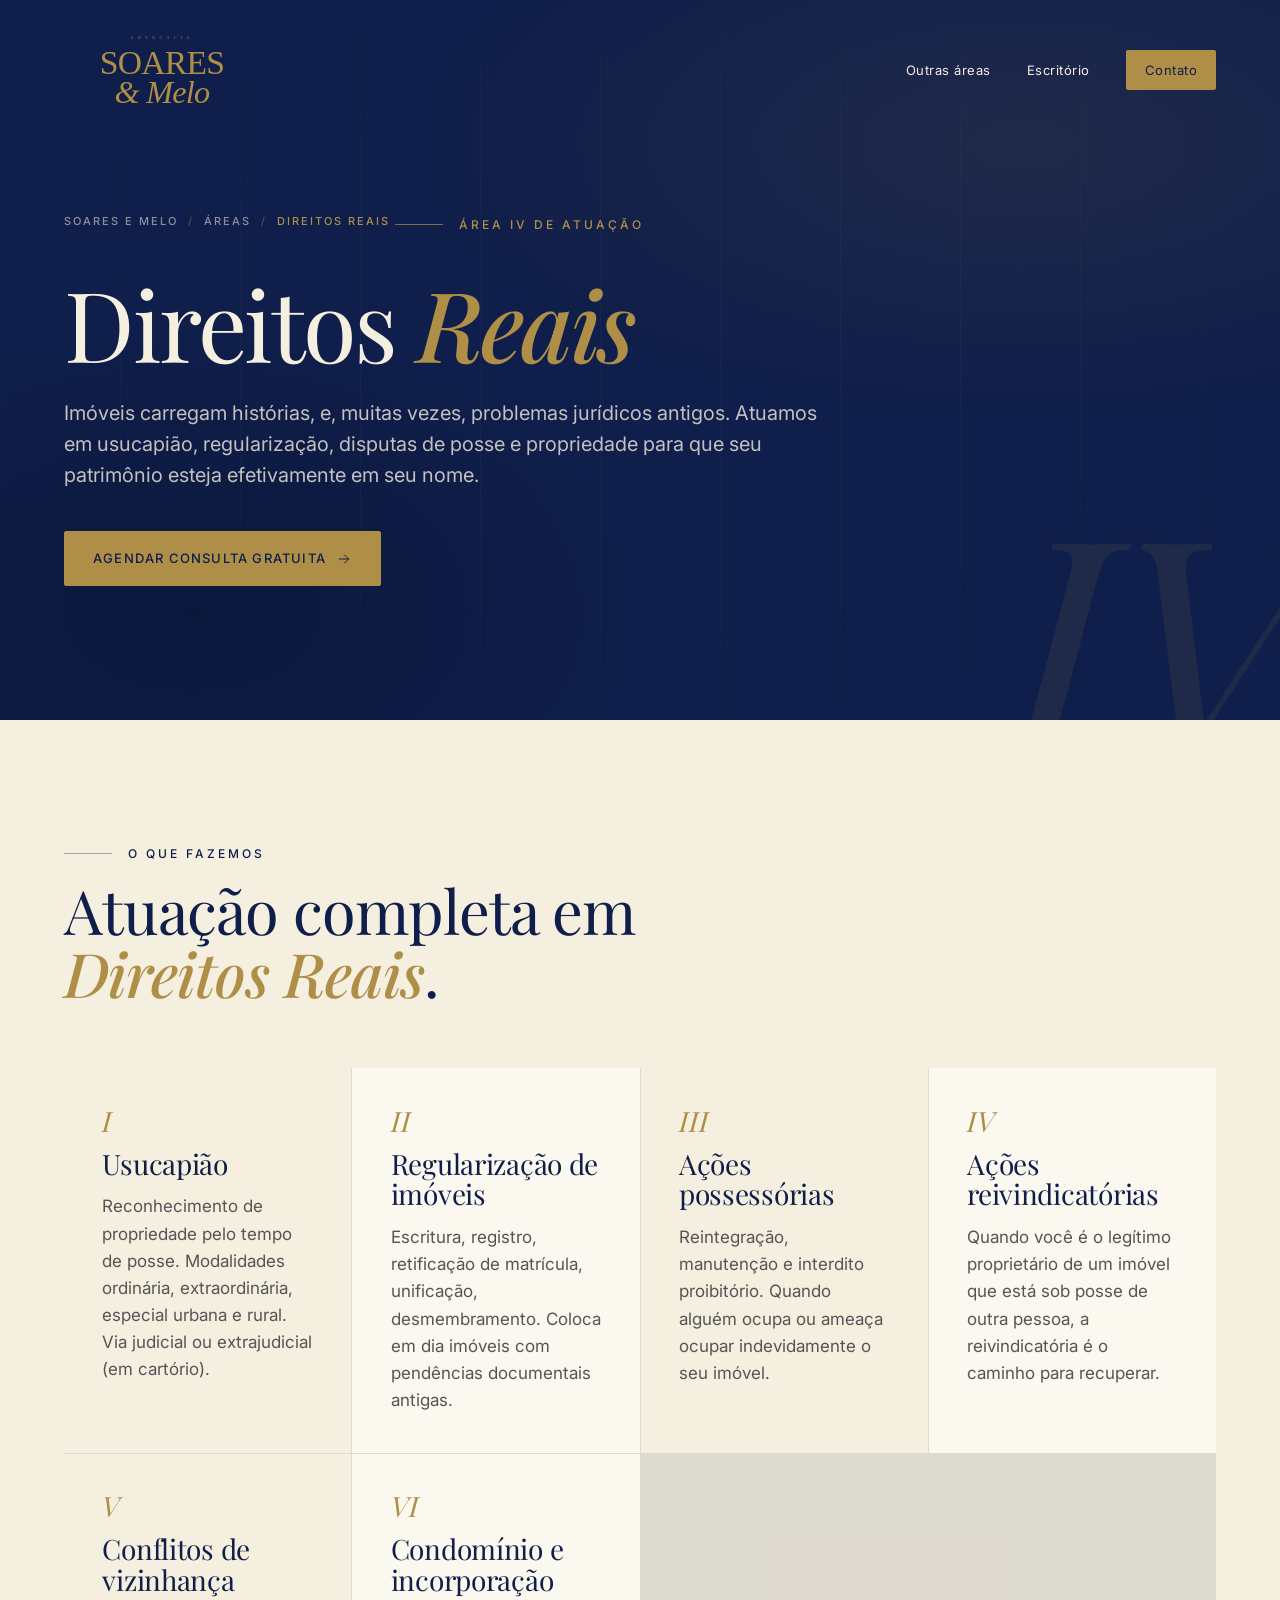
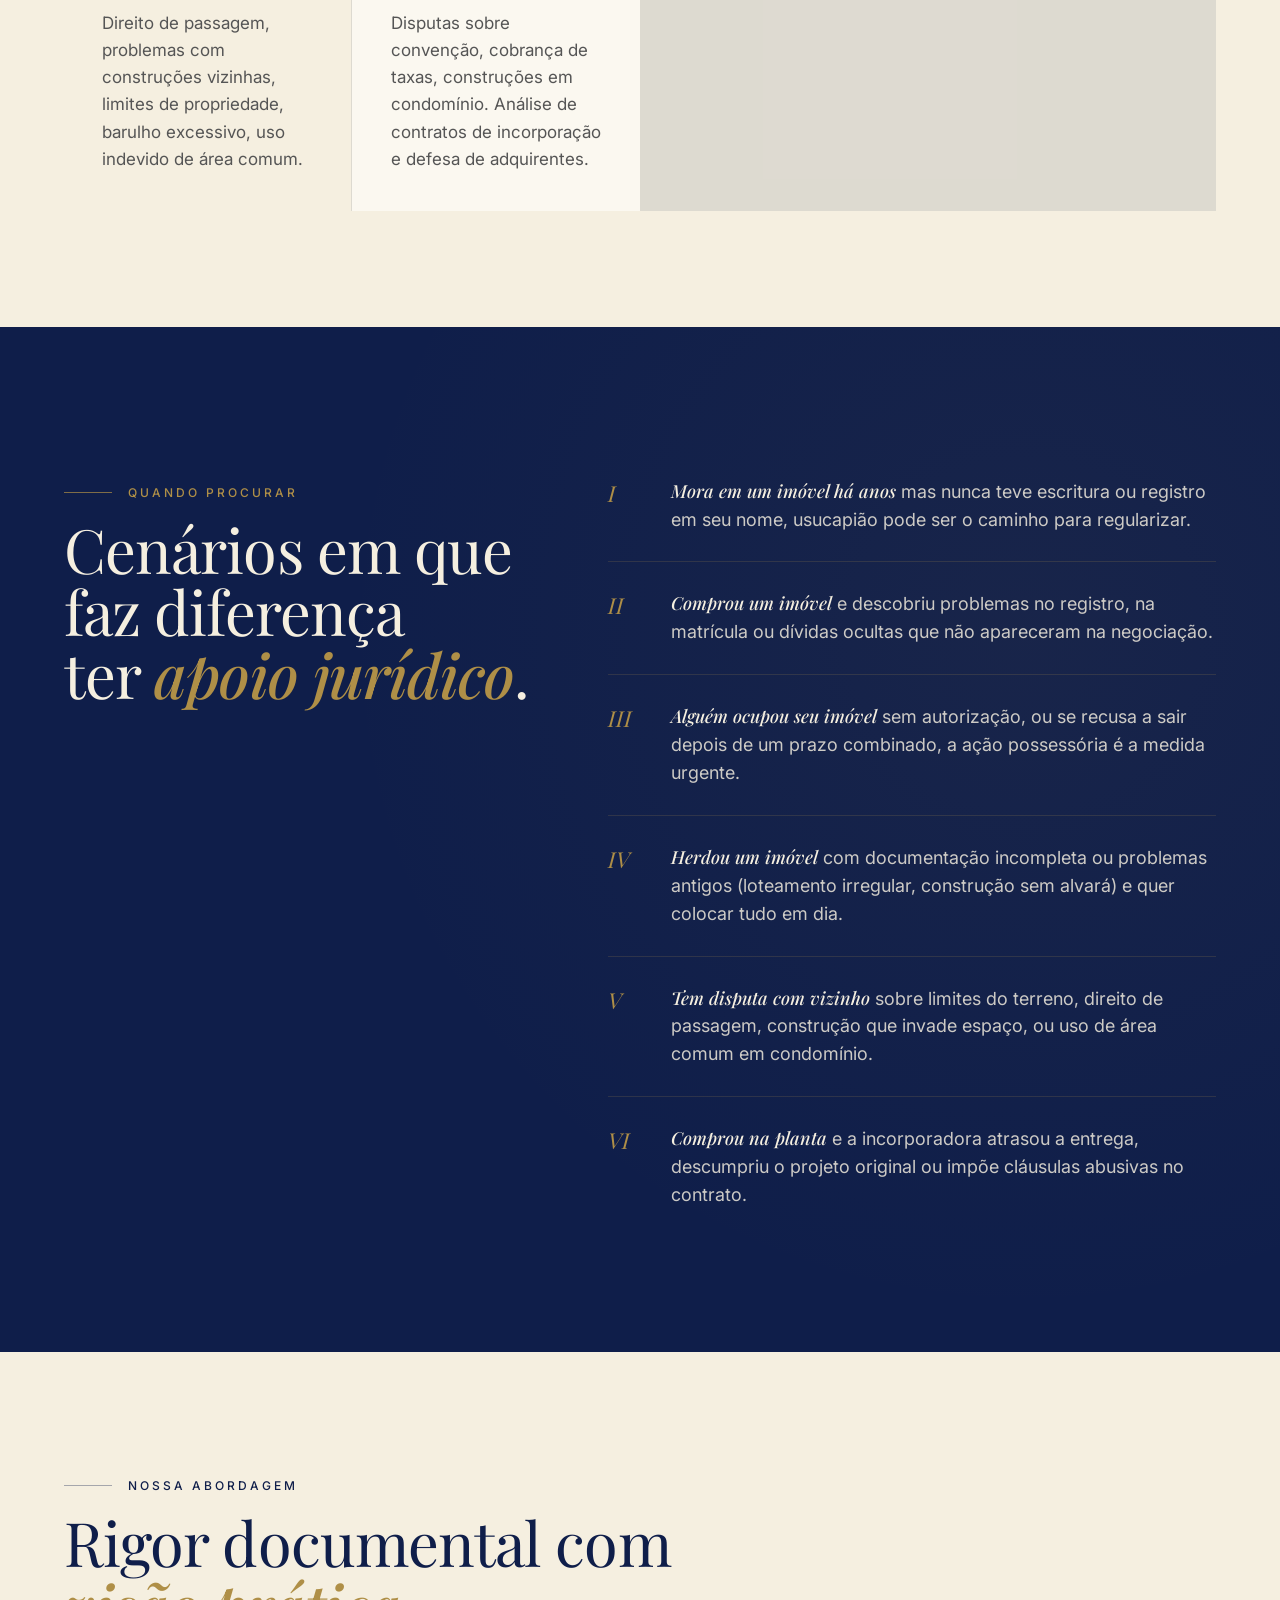
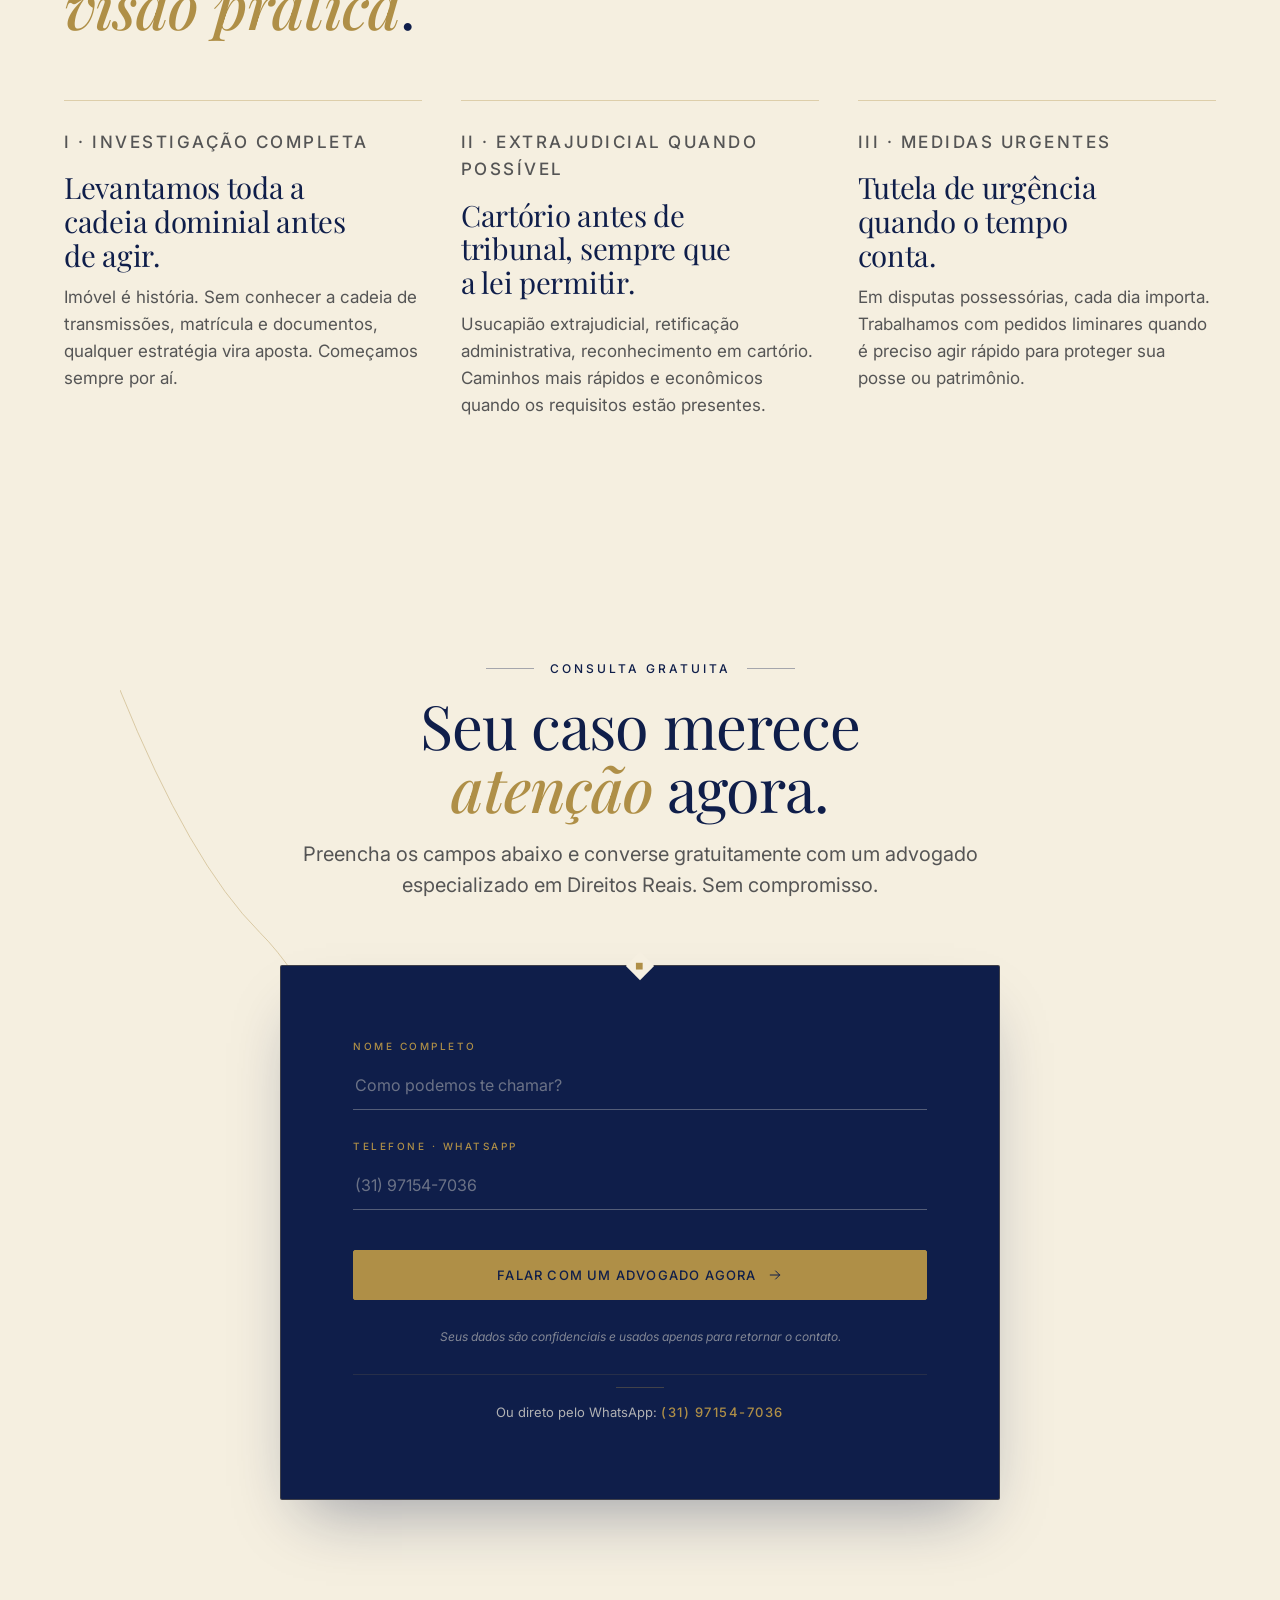
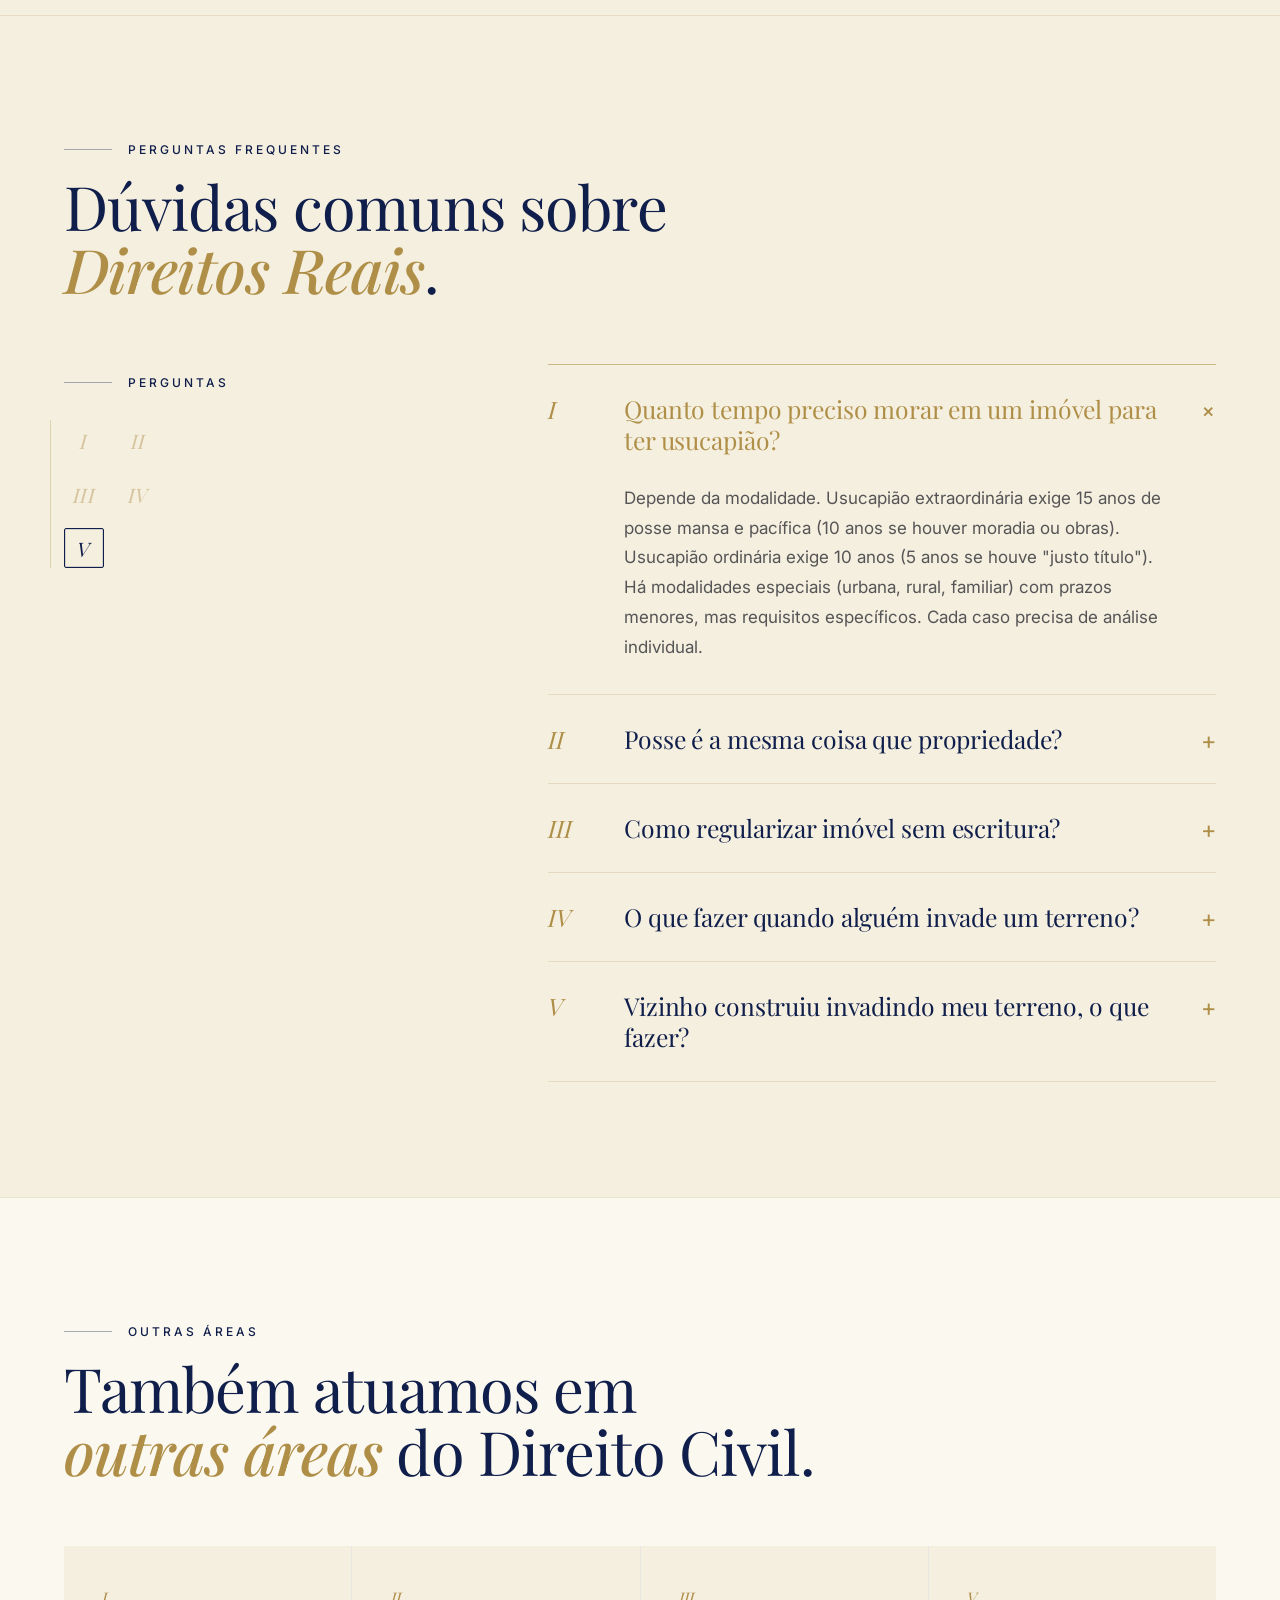
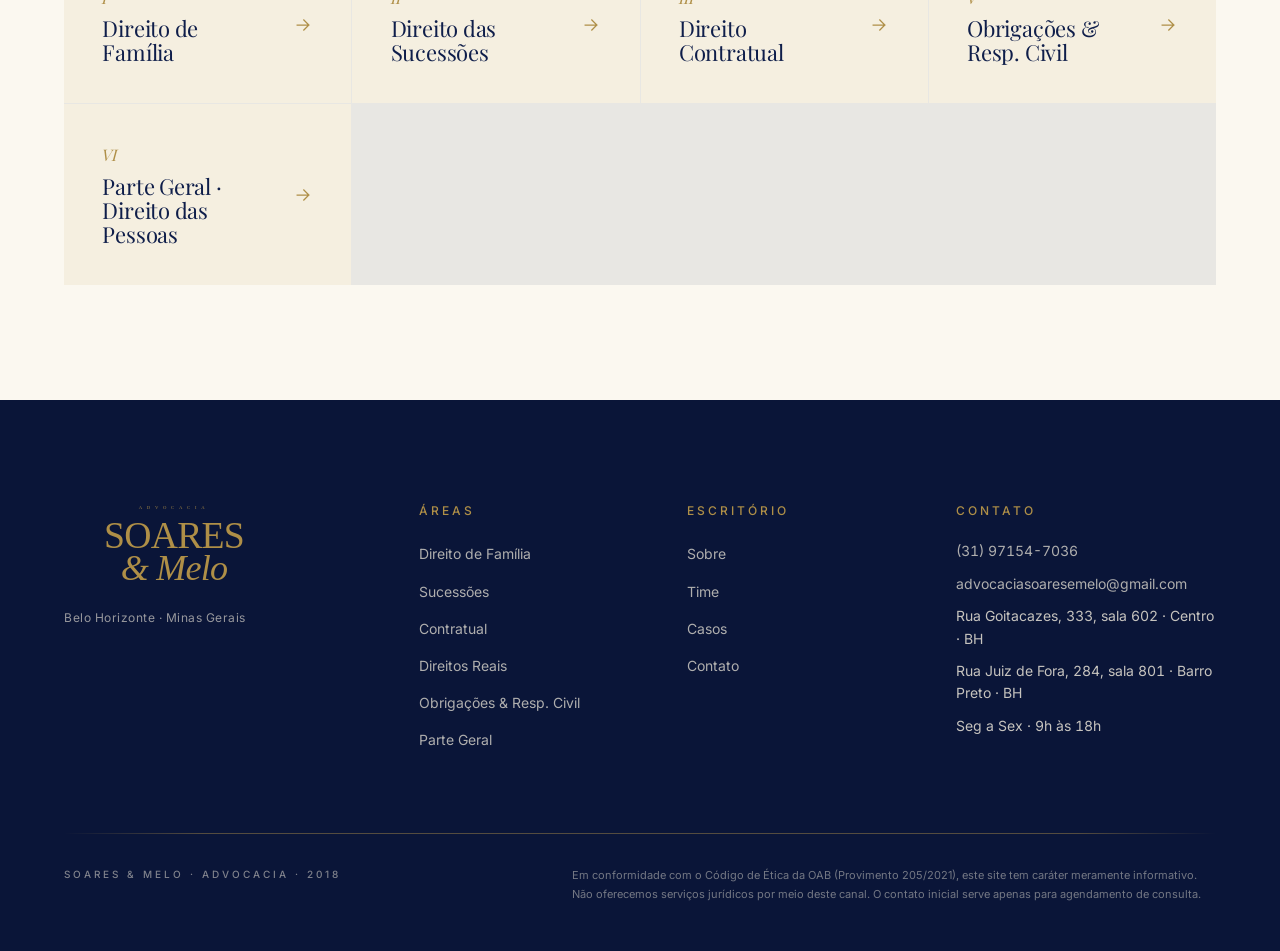
<file: reais/index.html>
<!DOCTYPE html>
<html lang="pt-BR">
<head>
  <meta charset="UTF-8" />
  <meta name="viewport" content="width=device-width, initial-scale=1.0" />
  <title>Direitos Reais · Soares e Melo Advocacia</title>
  <meta name="description" content="Usucapião, regularização de imóveis, posse, propriedade e disputas patrimoniais em Belo Horizonte. Consulta inicial gratuita." />

  <!-- Google tag (gtag.js) -->
  <script async src="https://www.googletagmanager.com/gtag/js?id=AW-18148697196"></script>
  <script>
    window.dataLayer = window.dataLayer || [];
    function gtag(){dataLayer.push(arguments);}
    gtag('js', new Date());
    gtag('config', 'AW-18148697196');
  </script>

  <link rel="preconnect" href="https://fonts.googleapis.com" />
  <link rel="preconnect" href="https://fonts.gstatic.com" crossorigin />
<link href="https://fonts.googleapis.com/css2?family=Playfair+Display:ital@0;1&family=Inter:wght@400;500&display=swap" rel="stylesheet" />

  <link rel="stylesheet" href="../shared/base.css" />
  <link rel="stylesheet" href="../shared/captura.css" />
</head>
<body>

<header class="site-header" data-scroll="top">
  <div class="site-header__inner">
    <a class="brand-mark" href="../" aria-label="Soares e Melo Advocacia">
      <img class="brand-mark__hero" src="../brand/svg/soares-melo-editorial-ouro.svg" alt="Soares e Melo Advocacia" />
      <img class="brand-mark__compact" src="../brand/svg/soares-melo-mini-ouro.svg" alt="Soares e Melo" />
    </a>
    <nav class="site-nav" aria-label="Principal">
      <a href="../#areas">Outras áreas</a>
      <a href="../#escritorio">Escritório</a>
      <a href="#contato" class="site-nav__cta">Contato</a>
    </nav>
  </div>
</header>

<main>

  <section class="service-hero" aria-label="Direitos Reais">
    <span class="service-hero__numeral" aria-hidden="true">IV</span>
    <div class="service-hero__inner">
      <p class="breadcrumb">
        <a href="../">Soares e Melo</a>
        <span aria-hidden="true">/</span>
        <a href="../#areas">Áreas</a>
        <span aria-hidden="true">/</span>
        <span>Direitos Reais</span>
      </p>
      <p class="kicker kicker--gold"><span class="kicker__rule" aria-hidden="true"></span>Área IV de atuação</p>
      <h1 class="service-hero__title">Direitos <em>Reais</em></h1>
      <p class="service-hero__lede">
        Imóveis carregam histórias, e, muitas vezes, problemas jurídicos antigos. Atuamos em usucapião, regularização, disputas de posse e propriedade para que seu patrimônio esteja efetivamente em seu nome.
      </p>
      <div class="service-hero__actions">
        <a href="#contato" class="btn btn--primary"><span>Agendar consulta gratuita</span><svg width="16" height="16" viewBox="0 0 24 24" fill="none" stroke="currentColor" stroke-width="1.5" aria-hidden="true"><path d="M5 12h14M13 6l6 6-6 6" stroke-linecap="square" /></svg></a>
      </div>
    </div>
  </section>

  <section class="service-what" aria-label="O que fazemos em Direitos Reais">
    <div class="service-what__inner">
      <header class="section-head section-head--ink">
        <p class="kicker kicker--ink"><span class="kicker__rule kicker__rule--dark" aria-hidden="true"></span>O que fazemos</p>
        <h2 class="h2 h2--ink">Atuação completa em<br /><em>Direitos Reais</em>.</h2>
      </header>
      <div class="service-what__grid">
        <article class="service-topic"><span class="topic-num">I</span><h3>Usucapião</h3><p>Reconhecimento de propriedade pelo tempo de posse. Modalidades ordinária, extraordinária, especial urbana e rural. Via judicial ou extrajudicial (em cartório).</p></article>
        <article class="service-topic"><span class="topic-num">II</span><h3>Regularização de imóveis</h3><p>Escritura, registro, retificação de matrícula, unificação, desmembramento. Coloca em dia imóveis com pendências documentais antigas.</p></article>
        <article class="service-topic"><span class="topic-num">III</span><h3>Ações possessórias</h3><p>Reintegração, manutenção e interdito proibitório. Quando alguém ocupa ou ameaça ocupar indevidamente o seu imóvel.</p></article>
        <article class="service-topic"><span class="topic-num">IV</span><h3>Ações reivindicatórias</h3><p>Quando você é o legítimo proprietário de um imóvel que está sob posse de outra pessoa, a reivindicatória é o caminho para recuperar.</p></article>
        <article class="service-topic"><span class="topic-num">V</span><h3>Conflitos de vizinhança</h3><p>Direito de passagem, problemas com construções vizinhas, limites de propriedade, barulho excessivo, uso indevido de área comum.</p></article>
        <article class="service-topic"><span class="topic-num">VI</span><h3>Condomínio e incorporação</h3><p>Disputas sobre convenção, cobrança de taxas, construções em condomínio. Análise de contratos de incorporação e defesa de adquirentes.</p></article>
      </div>
    </div>
  </section>

  <section class="service-when" aria-label="Quando procurar">
    <div class="service-when__inner">
      <div class="service-when__grid">
        <header class="section-head service-when__head">
          <p class="kicker kicker--gold"><span class="kicker__rule" aria-hidden="true"></span>Quando procurar</p>
          <h2 class="h2 h2--ivory">Cenários em que faz diferença<br />ter <em>apoio jurídico</em>.</h2>
        </header>
        <div class="service-when__list">
          <div class="service-scenario"><span class="service-scenario__marker">I</span><p><strong>Mora em um imóvel há anos</strong> mas nunca teve escritura ou registro em seu nome, usucapião pode ser o caminho para regularizar.</p></div>
          <div class="service-scenario"><span class="service-scenario__marker">II</span><p><strong>Comprou um imóvel</strong> e descobriu problemas no registro, na matrícula ou dívidas ocultas que não apareceram na negociação.</p></div>
          <div class="service-scenario"><span class="service-scenario__marker">III</span><p><strong>Alguém ocupou seu imóvel</strong> sem autorização, ou se recusa a sair depois de um prazo combinado, a ação possessória é a medida urgente.</p></div>
          <div class="service-scenario"><span class="service-scenario__marker">IV</span><p><strong>Herdou um imóvel</strong> com documentação incompleta ou problemas antigos (loteamento irregular, construção sem alvará) e quer colocar tudo em dia.</p></div>
          <div class="service-scenario"><span class="service-scenario__marker">V</span><p><strong>Tem disputa com vizinho</strong> sobre limites do terreno, direito de passagem, construção que invade espaço, ou uso de área comum em condomínio.</p></div>
          <div class="service-scenario"><span class="service-scenario__marker">VI</span><p><strong>Comprou na planta</strong> e a incorporadora atrasou a entrega, descumpriu o projeto original ou impõe cláusulas abusivas no contrato.</p></div>
        </div>
      </div>
    </div>
  </section>

  <section class="service-how" aria-label="Como atuamos">
    <div class="service-how__inner">
      <header class="section-head section-head--ink">
        <p class="kicker kicker--ink"><span class="kicker__rule kicker__rule--dark" aria-hidden="true"></span>Nossa abordagem</p>
        <h2 class="h2 h2--ink">Rigor documental com<br /><em>visão prática</em>.</h2>
      </header>
      <div class="service-how__grid">
        <article class="how-pillar"><p class="how-pillar__kicker">I · Investigação completa</p><h3>Levantamos toda a cadeia dominial antes de agir.</h3><p>Imóvel é história. Sem conhecer a cadeia de transmissões, matrícula e documentos, qualquer estratégia vira aposta. Começamos sempre por aí.</p></article>
        <article class="how-pillar"><p class="how-pillar__kicker">II · Extrajudicial quando possível</p><h3>Cartório antes de tribunal, sempre que a lei permitir.</h3><p>Usucapião extrajudicial, retificação administrativa, reconhecimento em cartório. Caminhos mais rápidos e econômicos quando os requisitos estão presentes.</p></article>
        <article class="how-pillar"><p class="how-pillar__kicker">III · Medidas urgentes</p><h3>Tutela de urgência quando o tempo conta.</h3><p>Em disputas possessórias, cada dia importa. Trabalhamos com pedidos liminares quando é preciso agir rápido para proteger sua posse ou patrimônio.</p></article>
      </div>
    </div>
  </section>

  <section class="cta-final" id="contato" aria-label="Agendar consulta">
    <div class="cta-final__inner">
      <header class="section-head section-head--ink section-head--center">
        <p class="kicker kicker--ink"><span class="kicker__rule kicker__rule--dark" aria-hidden="true"></span>Consulta gratuita<span class="kicker__rule kicker__rule--dark" aria-hidden="true"></span></p>
        <h2 class="h2 h2--ink">Seu caso merece<br /><em>atenção</em> agora.</h2>
        <p class="section-head__lede">Preencha os campos abaixo e converse gratuitamente com um advogado especializado em Direitos Reais. Sem compromisso.</p>
      </header>
      <svg class="cta-final__draw" viewBox="0 0 400 600" preserveAspectRatio="none" aria-hidden="true"><path d="M 0 0 Q 100 200 200 280 T 400 600" fill="none" stroke="#AF8F47" stroke-width="1" /></svg>
      <form class="card-form" id="form-consulta" data-service="Direitos Reais" novalidate>
        <div class="card-form__ornament" aria-hidden="true">◆</div>
        <div class="field"><label for="input-name">Nome completo</label><input type="text" id="input-name" name="name" required autocomplete="name" placeholder="Como podemos te chamar?" /></div>
        <div class="field"><label for="input-phone">Telefone &middot; WhatsApp</label><input type="tel" id="input-phone" name="phone" required autocomplete="tel" placeholder="(31) 97154-7036" inputmode="numeric" maxlength="16" /></div>
        <input type="hidden" name="area" value="Direitos Reais" />
        <button type="submit" class="btn btn--primary btn--block"><span>Falar com um advogado agora</span><svg width="16" height="16" viewBox="0 0 24 24" fill="none" stroke="currentColor" stroke-width="1.5" aria-hidden="true"><path d="M5 12h14M13 6l6 6-6 6" stroke-linecap="square" /></svg></button>
        <p class="card-form__support">Seus dados são confidenciais e usados apenas para retornar o contato.</p>
        <div class="card-form__alt"><span class="hair hair--short" aria-hidden="true"></span><p>Ou direto pelo WhatsApp: <a href="https://wa.me/5531971547036?text=Ol%C3%A1%2C%20vim%20pelo%20site%20Soares%20e%20Melo%20e%20gostaria%20de%20informa%C3%A7%C3%B5es%20sobre%20Direitos%20Reais." class="link-gold">(31) 97154-7036</a></p></div>
      </form>
    </div>
  </section>

  <section class="faq" aria-label="Perguntas frequentes">
    <div class="faq__inner">
      <header class="section-head section-head--ink">
        <p class="kicker kicker--ink"><span class="kicker__rule kicker__rule--dark" aria-hidden="true"></span>Perguntas frequentes</p>
        <h2 class="h2 h2--ink">Dúvidas comuns sobre<br /><em>Direitos Reais</em>.</h2>
      </header>
      <div class="faq__grid">
        <aside class="faq__index" aria-hidden="true">
          <p class="kicker kicker--ink index__label"><span class="kicker__rule kicker__rule--dark" aria-hidden="true"></span>Perguntas</p>
          <div class="index__numerals index__numerals--dark">
            <button class="index__num" data-target="faq-1">I</button>
            <button class="index__num" data-target="faq-2">II</button>
            <button class="index__num" data-target="faq-3">III</button>
            <button class="index__num" data-target="faq-4">IV</button>
            <button class="index__num" data-target="faq-5">V</button>
          </div>
        </aside>
        <div class="faq__list" role="list">
          <article class="faq__item is-open" id="faq-1" role="listitem"><button class="faq__q" aria-expanded="true" aria-controls="faq-1-a"><span class="faq__num">I</span><span class="faq__text">Quanto tempo preciso morar em um imóvel para ter usucapião?</span><span class="faq__toggle" aria-hidden="true">+</span></button><div class="faq__a" id="faq-1-a" role="region"><p>Depende da modalidade. Usucapião extraordinária exige 15 anos de posse mansa e pacífica (10 anos se houver moradia ou obras). Usucapião ordinária exige 10 anos (5 anos se houve "justo título"). Há modalidades especiais (urbana, rural, familiar) com prazos menores, mas requisitos específicos. Cada caso precisa de análise individual.</p></div></article>
          <article class="faq__item" id="faq-2" role="listitem"><button class="faq__q" aria-expanded="false" aria-controls="faq-2-a"><span class="faq__num">II</span><span class="faq__text">Posse é a mesma coisa que propriedade?</span><span class="faq__toggle" aria-hidden="true">+</span></button><div class="faq__a" id="faq-2-a" role="region"><p>Não. Propriedade é o direito pleno sobre o bem, registrado em cartório. Posse é o exercício de fato sobre o bem, pode existir com ou sem propriedade. Quem aluga um imóvel, por exemplo, tem posse mas não propriedade. Essa distinção importa muito no tipo de ação que cabe em cada situação.</p></div></article>
          <article class="faq__item" id="faq-3" role="listitem"><button class="faq__q" aria-expanded="false" aria-controls="faq-3-a"><span class="faq__num">III</span><span class="faq__text">Como regularizar imóvel sem escritura?</span><span class="faq__toggle" aria-hidden="true">+</span></button><div class="faq__a" id="faq-3-a" role="region"><p>Depende do motivo de não haver escritura. Se foi adquirido por contrato particular, pode ser feita escritura de confirmação. Se há tempo de posse suficiente, usucapião. Se há loteamento irregular, pode haver programa de regularização fundiária. A análise documental define o caminho correto.</p></div></article>
          <article class="faq__item" id="faq-4" role="listitem"><button class="faq__q" aria-expanded="false" aria-controls="faq-4-a"><span class="faq__num">IV</span><span class="faq__text">O que fazer quando alguém invade um terreno?</span><span class="faq__toggle" aria-hidden="true">+</span></button><div class="faq__a" id="faq-4-a" role="region"><p>Ação possessória imediata. Se a invasão é recente (menos de 1 ano e 1 dia), cabe ação de força nova com possibilidade de liminar rápida. Após esse prazo, a ação ainda é possível mas muda o rito processual. O importante é não demorar para agir, quanto mais tempo a invasão se consolida, mais complicada fica a recuperação.</p></div></article>
          <article class="faq__item" id="faq-5" role="listitem"><button class="faq__q" aria-expanded="false" aria-controls="faq-5-a"><span class="faq__num">V</span><span class="faq__text">Vizinho construiu invadindo meu terreno, o que fazer?</span><span class="faq__toggle" aria-hidden="true">+</span></button><div class="faq__a" id="faq-5-a" role="region"><p>Primeiro, tentativa de diálogo e acordo. Se não houver solução, é preciso medição profissional para confirmar o limite real e ação de demarcação ou nunciação de obra nova (se ainda está em construção). Em casos de construção já consolidada, pode ser caso de indenização ou servidão, dependendo do cenário.</p></div></article>
        </div>
      </div>
    </div>
  </section>

  <section class="other-areas" aria-label="Outras áreas">
    <div class="other-areas__inner">
      <header class="section-head section-head--ink">
        <p class="kicker kicker--ink"><span class="kicker__rule kicker__rule--dark" aria-hidden="true"></span>Outras áreas</p>
        <h2 class="h2 h2--ink">Também atuamos em<br /><em>outras áreas</em> do Direito Civil.</h2>
      </header>
      <div class="other-areas__grid">
        <a href="../familia/" class="other-area"><div class="other-area__content"><span class="other-area__num">I</span><span class="other-area__name">Direito de Família</span></div><svg class="other-area__arrow" width="20" height="20" viewBox="0 0 24 24" fill="none" stroke="currentColor" stroke-width="1.5" aria-hidden="true"><path d="M5 12h14M13 6l6 6-6 6" stroke-linecap="square" /></svg></a>
        <a href="../sucessoes/" class="other-area"><div class="other-area__content"><span class="other-area__num">II</span><span class="other-area__name">Direito das Sucessões</span></div><svg class="other-area__arrow" width="20" height="20" viewBox="0 0 24 24" fill="none" stroke="currentColor" stroke-width="1.5" aria-hidden="true"><path d="M5 12h14M13 6l6 6-6 6" stroke-linecap="square" /></svg></a>
        <a href="../contratual/" class="other-area"><div class="other-area__content"><span class="other-area__num">III</span><span class="other-area__name">Direito Contratual</span></div><svg class="other-area__arrow" width="20" height="20" viewBox="0 0 24 24" fill="none" stroke="currentColor" stroke-width="1.5" aria-hidden="true"><path d="M5 12h14M13 6l6 6-6 6" stroke-linecap="square" /></svg></a>
        <a href="../obrigacoes/" class="other-area"><div class="other-area__content"><span class="other-area__num">V</span><span class="other-area__name">Obrigações &amp; Resp. Civil</span></div><svg class="other-area__arrow" width="20" height="20" viewBox="0 0 24 24" fill="none" stroke="currentColor" stroke-width="1.5" aria-hidden="true"><path d="M5 12h14M13 6l6 6-6 6" stroke-linecap="square" /></svg></a>
        <a href="../parte-geral/" class="other-area"><div class="other-area__content"><span class="other-area__num">VI</span><span class="other-area__name">Parte Geral · Direito das Pessoas</span></div><svg class="other-area__arrow" width="20" height="20" viewBox="0 0 24 24" fill="none" stroke="currentColor" stroke-width="1.5" aria-hidden="true"><path d="M5 12h14M13 6l6 6-6 6" stroke-linecap="square" /></svg></a>
      </div>
    </div>
  </section>

</main>

<footer class="site-footer" aria-label="Rodapé">
  <div class="site-footer__inner">
    <div class="site-footer__grid">
      <div class="site-footer__col site-footer__col--brand">
        <button class="footer-editorial" id="back-to-top" aria-label="Voltar ao topo">
          <img src="../brand/svg/soares-melo-editorial-ouro.svg" alt="Soares e Melo Advocacia" width="280" height="120" loading="lazy" />
        </button>
        <p class="footer-loc">Belo Horizonte · Minas Gerais</p>
      </div>
      <div class="site-footer__col">
        <p class="kicker kicker--gold">Áreas</p>
        <ul>
          <li><a href="../familia/">Direito de Família</a></li>
          <li><a href="../sucessoes/">Sucessões</a></li>
          <li><a href="../contratual/">Contratual</a></li>
          <li><a href="../reais/">Direitos Reais</a></li>
          <li><a href="../obrigacoes/">Obrigações &amp; Resp. Civil</a></li>
          <li><a href="../parte-geral/">Parte Geral</a></li>
        </ul>
      </div>
      <div class="site-footer__col">
        <p class="kicker kicker--gold">Escritório</p>
        <ul>
          <li><a href="../#escritorio">Sobre</a></li>
          <li><a href="#">Time</a></li>
          <li><a href="#">Casos</a></li>
          <li><a href="#contato">Contato</a></li>
        </ul>
      </div>
      <div class="site-footer__col">
        <p class="kicker kicker--gold">Contato</p>
        <ul class="footer-contact">
          <li><a href="https://wa.me/5531971547036?text=Ol%C3%A1%2C%20vim%20pelo%20site%20Soares%20e%20Melo%20e%20gostaria%20de%20informa%C3%A7%C3%B5es%20sobre%20Direitos%20Reais.">(31) 97154-7036</a></li>
          <li><a href="mailto:advocaciasoaresemelo@gmail.com">advocaciasoaresemelo@gmail.com</a></li>
          <li>Rua Goitacazes, 333, sala 602 · Centro · BH</li>
          <li>Rua Juiz de Fora, 284, sala 801 · Barro Preto · BH</li>
          <li>Seg a Sex · 9h às 18h</li>
        </ul>
      </div>
    </div>
    <div class="hair hair--wide" aria-hidden="true"></div>
    <div class="site-footer__legal">
      <p class="legal-brand">SOARES &amp; MELO · ADVOCACIA · 2018</p>
      <p class="legal-disclaimer">Em conformidade com o Código de Ética da OAB (Provimento 205/2021), este site tem caráter meramente informativo. Não oferecemos serviços jurídicos por meio deste canal. O contato inicial serve apenas para agendamento de consulta.</p>
    </div>
  </div>
</footer>

<button class="to-top" id="to-top" aria-label="Voltar ao topo">
  <svg width="18" height="18" viewBox="0 0 24 24" fill="none" stroke="currentColor" stroke-width="1.5" aria-hidden="true"><path d="M12 19V5M5 12l7-7 7 7" stroke-linecap="square" /></svg>
</button>

<script src="../shared/common.js" defer></script>
<script src="../shared/captura.js" defer></script>

</body>
</html>
</file>
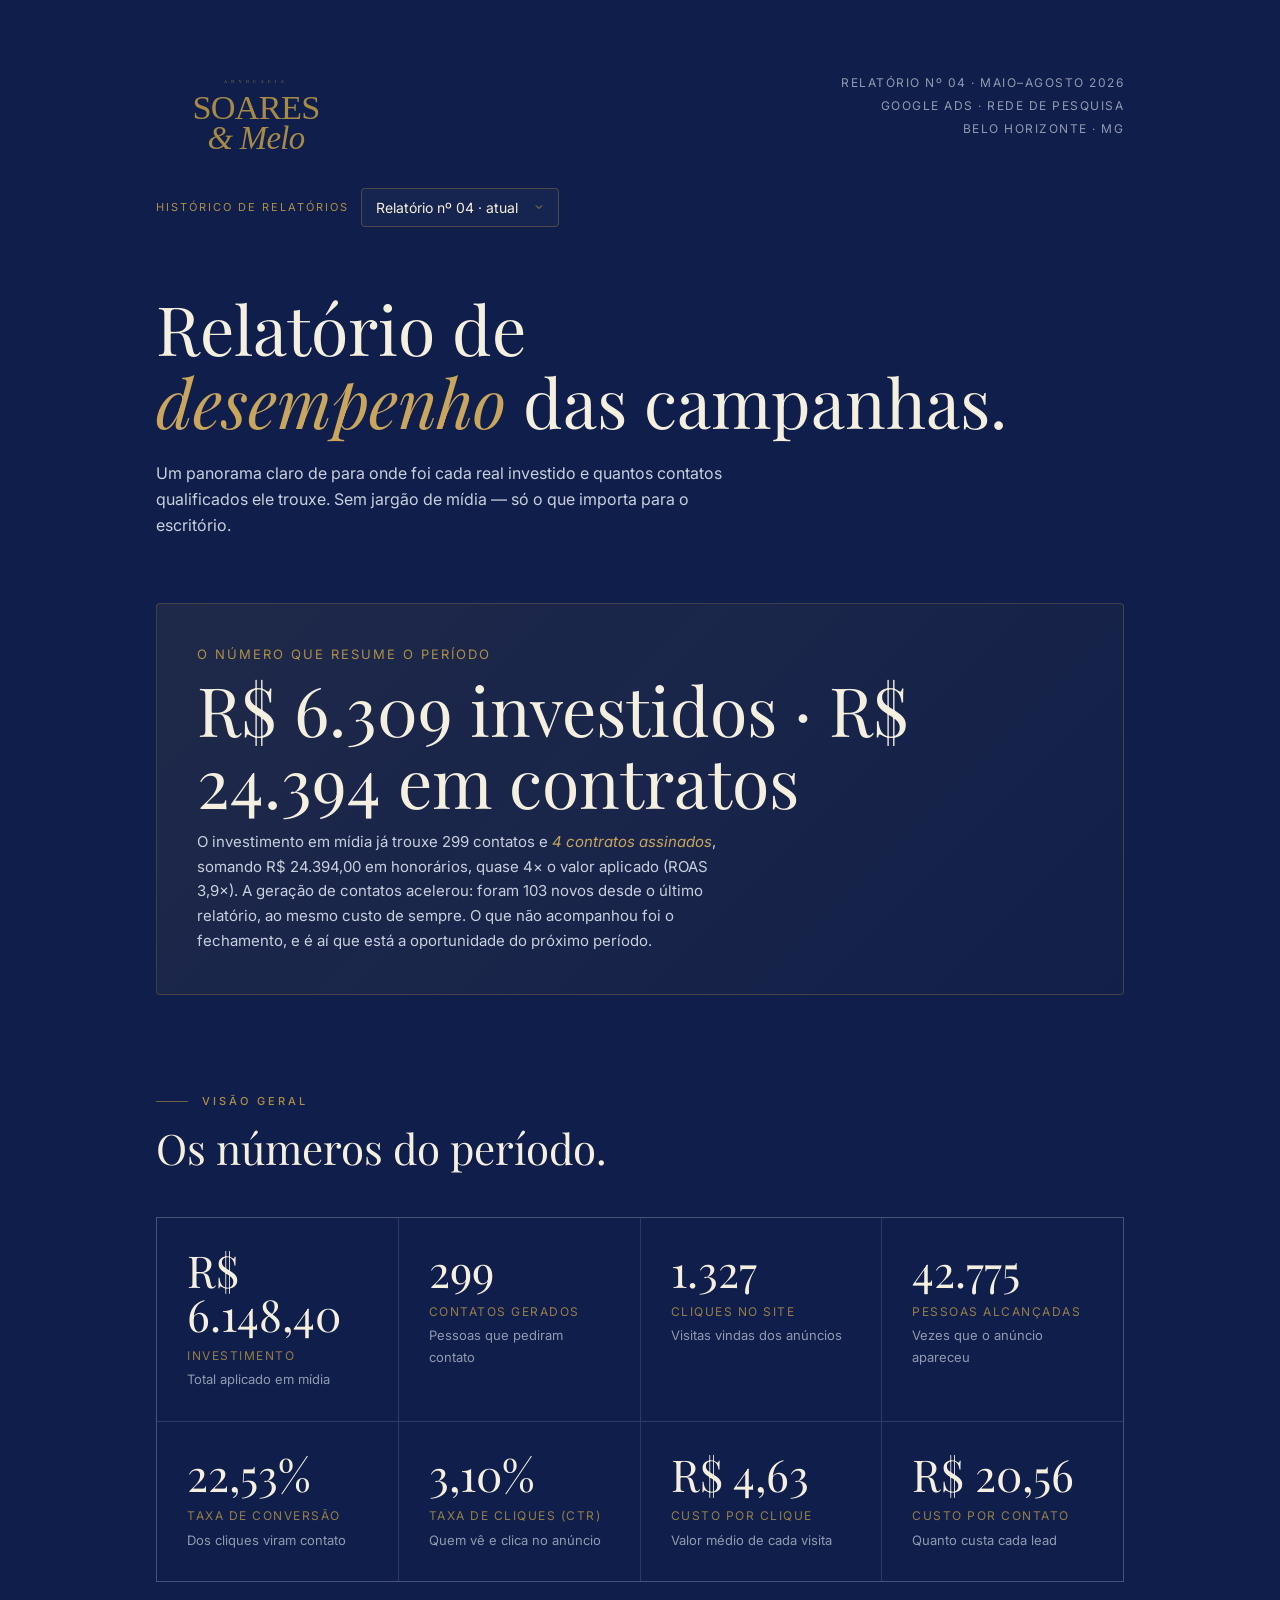
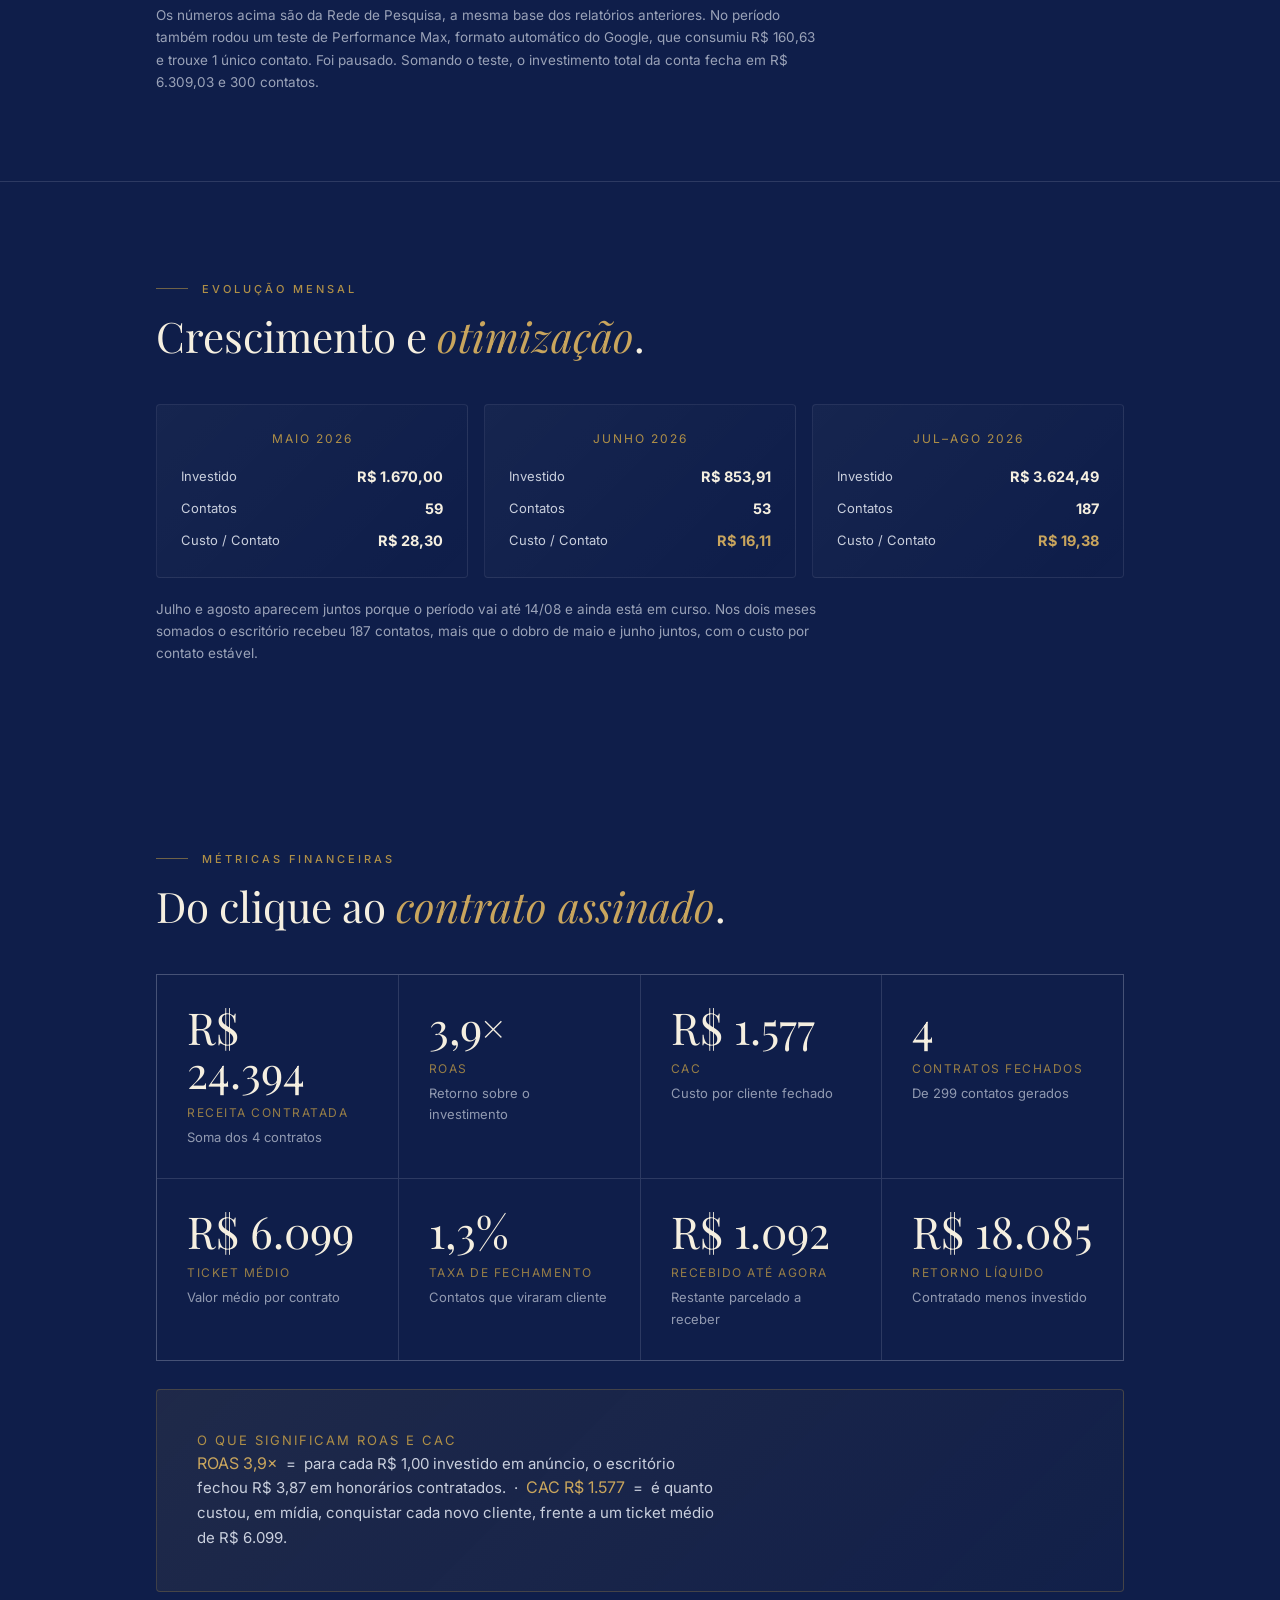
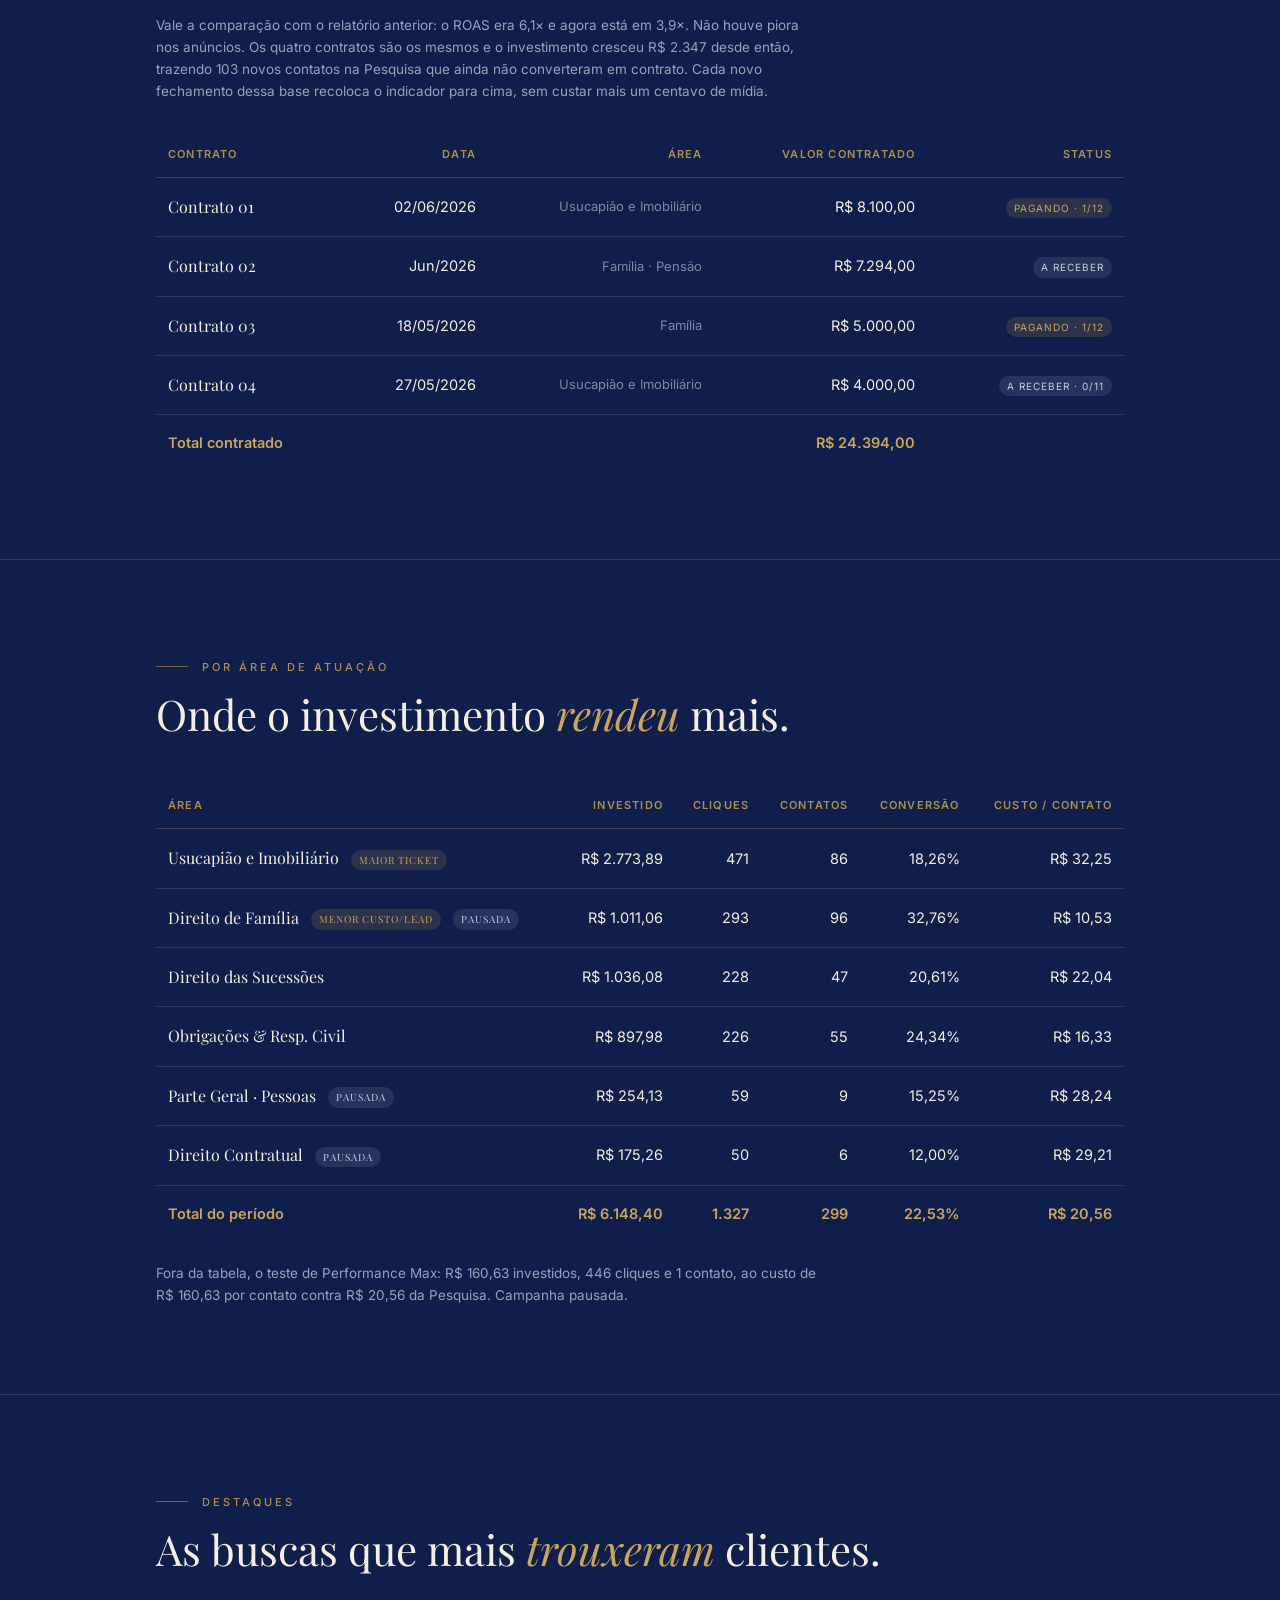
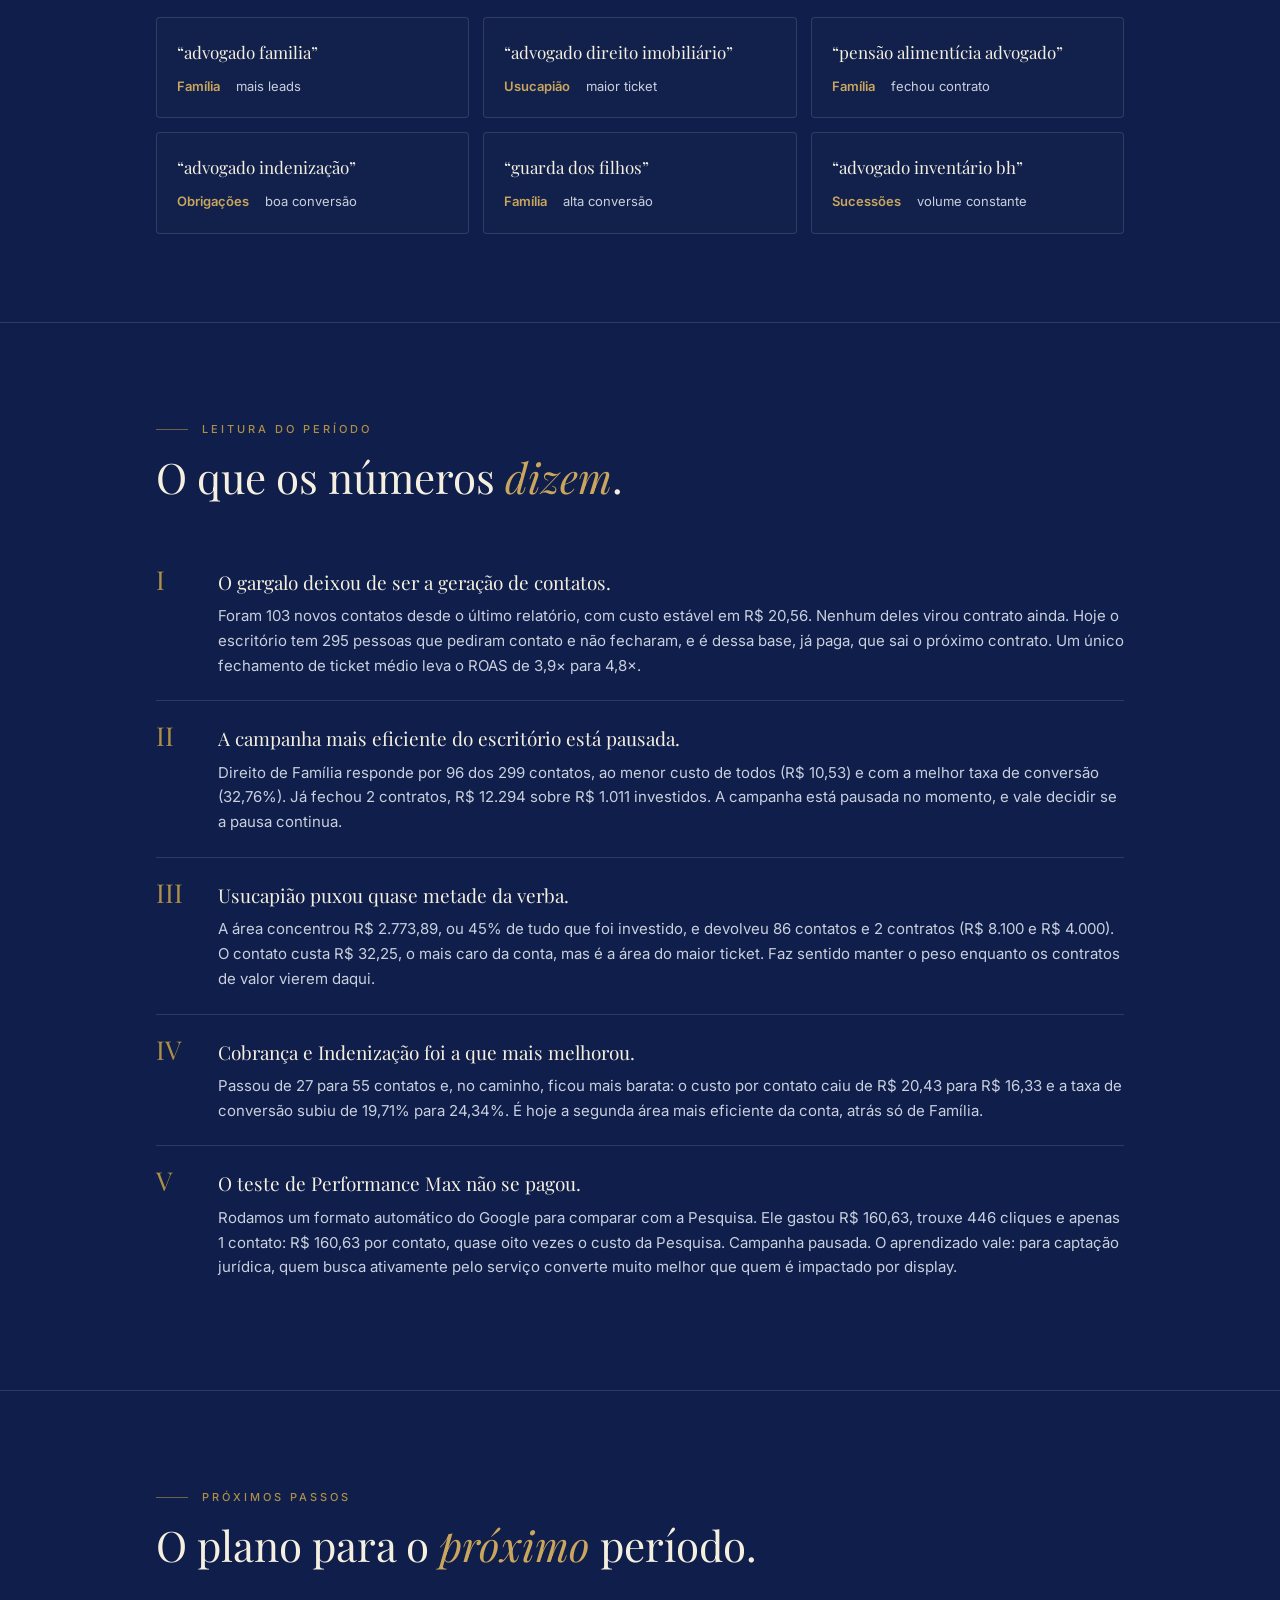
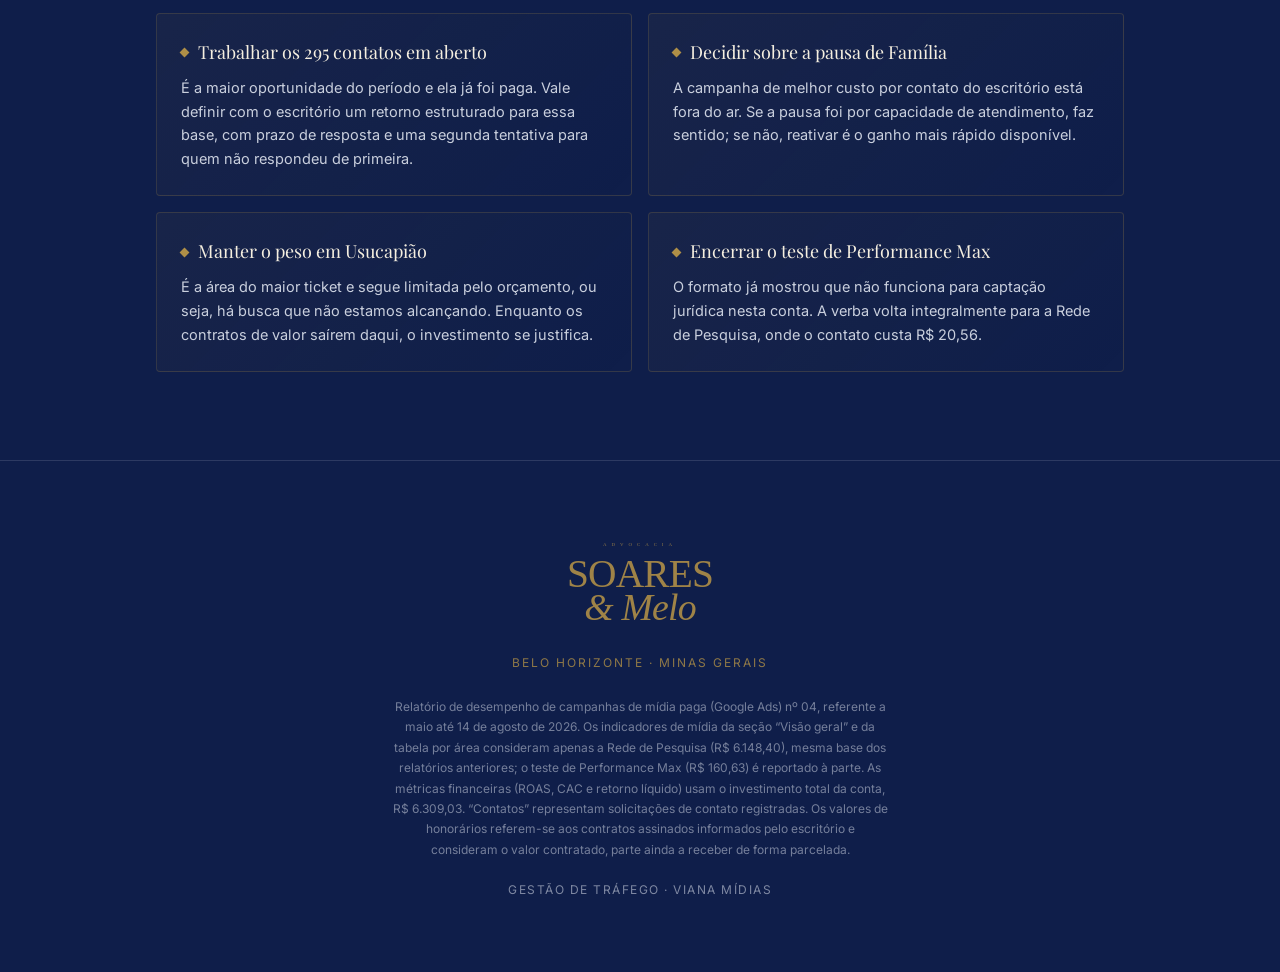
<file: report/index.html>
<!DOCTYPE html>
<html lang="pt-BR">
<head>
  <meta charset="UTF-8" />
  <meta name="viewport" content="width=device-width, initial-scale=1.0" />
  <meta name="robots" content="noindex, nofollow" />
  <title>Relatório de Desempenho nº 04 · Soares e Melo Advocacia</title>
  <meta name="description" content="Relatório de desempenho das campanhas de Google Ads — Soares e Melo Advocacia." />

  <link rel="preconnect" href="https://fonts.googleapis.com" />
  <link rel="preconnect" href="https://fonts.gstatic.com" crossorigin />
  <link href="https://fonts.googleapis.com/css2?family=Playfair+Display:ital@0;1&family=Inter:wght@400;500;600&display=swap" rel="stylesheet" />

  <style>
    :root{
      --navy:#0F1E4A; --navy-deep:#0A1538; --ivory:#F5EFE0; --ivory-soft:#FBF8F0;
      --gold:#AF8F47; --gold-soft:#C9A55D; --mist:#C9CFDD; --ink:#1a1a1a;
      --serif:'Playfair Display',Georgia,serif; --sans:'Inter',system-ui,sans-serif;
      --line:rgba(201,207,221,.16);
    }
    *,*::before,*::after{box-sizing:border-box}
    html{-webkit-font-smoothing:antialiased;scroll-behavior:smooth}
    body{margin:0;font-family:var(--sans);font-size:16px;line-height:1.65;color:var(--mist);background:var(--navy);overflow-x:hidden}
    img,svg{display:block;max-width:100%;height:auto}
    h1,h2,h3,p{margin:0}
    em{font-style:italic;color:var(--gold-soft)}
    .wrap{max-width:1080px;margin:0 auto;padding:0 clamp(20px,5vw,56px)}
    .kicker{display:inline-flex;align-items:center;gap:14px;font-size:11px;font-weight:500;letter-spacing:3px;text-transform:uppercase;color:var(--gold)}
    .kicker::before{content:"";width:32px;height:1px;background:var(--gold);opacity:.6}
    .hair{height:1px;background:var(--line);border:0;margin:0}

    /* SWITCH / HISTÓRICO */
    .report-switch{display:flex;align-items:center;gap:12px;margin-top:30px;flex-wrap:wrap}
    .report-switch__lbl{font-size:11px;letter-spacing:2px;text-transform:uppercase;color:var(--gold)}
    .report-switch select{appearance:none;-webkit-appearance:none;background:rgba(255,255,255,.03);color:var(--ivory);border:1px solid rgba(175,143,71,.35);border-radius:4px;padding:10px 40px 10px 14px;font-family:var(--sans);font-size:14px;cursor:pointer;background-image:url("data:image/svg+xml,%3Csvg xmlns='http://www.w3.org/2000/svg' width='12' height='12' viewBox='0 0 24 24' fill='none' stroke='%23AF8F47' stroke-width='2'%3E%3Cpath d='M6 9l6 6 6-6'/%3E%3C/svg%3E");background-repeat:no-repeat;background-position:right 13px center}
    .report-switch select:focus{outline:none;border-color:var(--gold)}
    .report-switch option{background:var(--navy-deep);color:var(--ivory)}

    /* HEADER */
    header.rep{padding:clamp(40px,7vw,72px) 0 0}
    .rep__top{display:flex;justify-content:space-between;align-items:flex-start;gap:24px;flex-wrap:wrap}
    .rep__top img{width:200px;opacity:.96}
    .rep__meta{text-align:right;font-size:12px;letter-spacing:1.5px;text-transform:uppercase;color:var(--mist);opacity:.7;line-height:1.9}
    .rep__title{margin:clamp(40px,6vw,64px) 0 0;font-family:var(--serif);font-weight:400;color:var(--ivory);font-size:clamp(36px,5.5vw,68px);line-height:1.08}
    .rep__lede{margin:22px 0 0;max-width:60ch;font-size:clamp(16px,1.1vw,18px);color:var(--mist)}

    /* HERO METRIC */
    .headline-metric{margin:clamp(44px,6vw,64px) 0 0;padding:clamp(28px,4vw,40px);background:linear-gradient(135deg,rgba(175,143,71,.10),rgba(175,143,71,.02));border:1px solid rgba(175,143,71,.28);border-radius:4px}
    .headline-metric p{font-size:13px;letter-spacing:2px;text-transform:uppercase;color:var(--gold)}
    .headline-metric strong{display:block;margin-top:8px;font-family:var(--serif);font-weight:400;color:var(--ivory);font-size:clamp(34px,6vw,68px);line-height:1.05}
    .headline-metric span{display:block;margin-top:14px;color:var(--mist);font-size:15px;max-width:58ch}

    /* SECTIONS */
    section{padding:clamp(48px,7vw,88px) 0}
    .sec-head{margin-bottom:clamp(28px,4vw,44px)}
    .sec-head h2{margin-top:14px;font-family:var(--serif);font-weight:400;color:var(--ivory);font-size:clamp(26px,3.4vw,42px);line-height:1.15}

    /* KPI GRID */
    .kpis{display:grid;grid-template-columns:repeat(4,1fr);gap:1px;background:var(--line);border:1px solid var(--line)}
    .kpi{background:var(--navy);padding:clamp(20px,3vw,30px)}
    .kpi__num{font-family:var(--serif);font-size:clamp(28px,3.6vw,44px);color:var(--ivory);line-height:1}
    .kpi__lbl{margin-top:10px;font-size:12px;letter-spacing:1.5px;text-transform:uppercase;color:var(--gold);opacity:.85}
    .kpi__sub{margin-top:4px;font-size:13px;color:var(--mist);opacity:.7}
    @media(max-width:780px){.kpis{grid-template-columns:repeat(2,1fr)}}

    /* TABLE */
    .tbl{width:100%;border-collapse:collapse;font-size:14.5px}
    .tbl thead th{text-align:right;padding:14px 12px;font-size:11px;letter-spacing:1.2px;text-transform:uppercase;color:var(--gold);border-bottom:1px solid rgba(175,143,71,.3);font-weight:600}
    .tbl thead th:first-child{text-align:left}
    .tbl tbody td{padding:16px 12px;text-align:right;border-bottom:1px solid var(--line);color:var(--ivory)}
    .tbl tbody td:first-child{text-align:left}
    .tbl .area{font-family:var(--serif);font-size:16px}
    .tbl .muted{color:var(--mist);opacity:.6;font-size:13px}
    .badge{display:inline-block;margin-left:8px;padding:2px 8px;font-size:10px;letter-spacing:1px;text-transform:uppercase;border-radius:99px;background:rgba(175,143,71,.18);color:var(--gold-soft);vertical-align:middle}
    .badge--off{background:rgba(201,207,221,.12);color:var(--mist)}
    .tbl tfoot td{padding:16px 12px;text-align:right;border-top:1px solid rgba(175,143,71,.3);color:var(--gold-soft);font-weight:600}
    .tbl tfoot td:first-child{text-align:left}
    .tbl-scroll{overflow-x:auto}
    @media(max-width:680px){.tbl{font-size:13px}.tbl thead th,.tbl tbody td,.tbl tfoot td{padding:11px 7px}}

    
    /* MONTHLY EVOLUTION */
    .monthly-grid{display:grid;grid-template-columns:repeat(3, 1fr);gap:16px}
    .month-card{padding:24px;background:linear-gradient(135deg, rgba(255,255,255,.03), transparent);border:1px solid rgba(201,207,221,.1);border-radius:4px;text-align:center}
    .month-card__title{font-size:12px;letter-spacing:2px;text-transform:uppercase;color:var(--gold);margin-bottom:16px}
    .month-card__data{display:flex;flex-direction:column;gap:8px}
    .month-card__metric{display:flex;justify-content:space-between;align-items:center;font-size:14.5px;color:var(--ivory)}
    .month-card__metric span{color:var(--mist);font-size:13px}
    @media(max-width:680px){.monthly-grid{grid-template-columns:1fr}}

    /* KEYWORDS */
    .kw-grid{display:grid;grid-template-columns:repeat(3,1fr);gap:14px}
    .kw{padding:20px;border:1px solid var(--line);border-radius:4px;background:rgba(255,255,255,.015)}
    .kw__term{font-family:var(--serif);font-size:17px;color:var(--ivory)}
    .kw__data{margin-top:10px;font-size:13px;color:var(--mist);display:flex;gap:16px}
    .kw__data b{color:var(--gold-soft);font-weight:600}
    @media(max-width:780px){.kw-grid{grid-template-columns:1fr}}

    /* INSIGHTS */
    .insight{display:flex;gap:20px;padding:22px 0;border-bottom:1px solid var(--line)}
    .insight:last-child{border-bottom:0}
    .insight__n{font-family:var(--serif);font-size:26px;color:var(--gold);line-height:1;min-width:42px}
    .insight__b h3{font-family:var(--serif);font-weight:400;color:var(--ivory);font-size:19px;margin-bottom:6px}
    .insight__b p{color:var(--mist);font-size:15px}

    /* NEXT STEPS */
    .steps{display:grid;grid-template-columns:repeat(2,1fr);gap:16px}
    .step{padding:24px;border:1px solid rgba(175,143,71,.22);border-radius:4px;background:linear-gradient(135deg,rgba(175,143,71,.06),transparent)}
    .step h3{font-family:var(--serif);font-weight:400;color:var(--ivory);font-size:18px;margin-bottom:8px;display:flex;align-items:center;gap:10px}
    .step h3::before{content:"";width:7px;height:7px;background:var(--gold);transform:rotate(45deg);flex:none}
    .step p{color:var(--mist);font-size:14.5px}
    @media(max-width:680px){.steps{grid-template-columns:1fr}}

    /* FOOTER */
    footer.rep{padding:clamp(40px,6vw,72px) 0;text-align:center}
    footer.rep img{width:230px;margin:0 auto 22px;opacity:.9}
    footer.rep .loc{font-size:12px;letter-spacing:2px;text-transform:uppercase;color:var(--gold);opacity:.8}
    footer.rep .disc{margin:24px auto 0;max-width:62ch;font-size:12px;color:var(--mist);opacity:.55;line-height:1.7}
    footer.rep .by{margin-top:20px;font-size:12px;letter-spacing:1.5px;text-transform:uppercase;color:var(--mist);opacity:.6}
  </style>
</head>
<body>

<header class="rep">
  <div class="wrap">
    <div class="rep__top">
      <img src="../brand/svg/soares-melo-editorial-ouro.svg" alt="Soares e Melo Advocacia" width="200" height="86" />
      <div class="rep__meta">
        Relatório nº 04 · Maio–Agosto 2026<br />
        Google Ads · Rede de Pesquisa<br />
        Belo Horizonte · MG
      </div>
    </div>

    <div class="report-switch">
      <span class="report-switch__lbl">Histórico de relatórios</span>
      <select onchange="if(this.value)location.href=this.value" aria-label="Selecionar relatório">
        <option value="/report/" selected>Relatório nº 04 · atual</option>
        <option value="/report/03/">Relatório nº 03</option>
        <option value="/report/02/">Relatório nº 02</option>
        <option value="/report/01/">Relatório nº 01</option>
      </select>
    </div>

    <h1 class="rep__title">Relatório de<br /><em>desempenho</em> das campanhas.</h1>
    <p class="rep__lede">Um panorama claro de para onde foi cada real investido e quantos contatos qualificados ele trouxe. Sem jargão de mídia — só o que importa para o escritório.</p>

    <div class="headline-metric">
      <p>O número que resume o período</p>
      <strong>R$ 6.309 investidos · R$ 24.394 em contratos</strong>
      <span>O investimento em mídia já trouxe 299 contatos e <em>4 contratos assinados</em>, somando R$ 24.394,00 em honorários, quase 4× o valor aplicado (ROAS 3,9×). A geração de contatos acelerou: foram 103 novos desde o último relatório, ao mesmo custo de sempre. O que não acompanhou foi o fechamento, e é aí que está a oportunidade do próximo período.</span>
    </div>
  </div>
</header>

<section>
  <div class="wrap">
    <div class="sec-head">
      <span class="kicker">Visão geral</span>
      <h2>Os números do período.</h2>
    </div>

    <div class="kpis">
      <div class="kpi">
        <div class="kpi__num" data-count="6148" data-prefix="R$ " data-dec=",40">R$ 6.148,40</div>
        <div class="kpi__lbl">Investimento</div>
        <div class="kpi__sub">Total aplicado em mídia</div>
      </div>
      <div class="kpi">
        <div class="kpi__num" data-count="299">299</div>
        <div class="kpi__lbl">Contatos gerados</div>
        <div class="kpi__sub">Pessoas que pediram contato</div>
      </div>
      <div class="kpi">
        <div class="kpi__num" data-count="1327">1.327</div>
        <div class="kpi__lbl">Cliques no site</div>
        <div class="kpi__sub">Visitas vindas dos anúncios</div>
      </div>
      <div class="kpi">
        <div class="kpi__num">42.775</div>
        <div class="kpi__lbl">Pessoas alcançadas</div>
        <div class="kpi__sub">Vezes que o anúncio apareceu</div>
      </div>
      <div class="kpi">
        <div class="kpi__num">22,53%</div>
        <div class="kpi__lbl">Taxa de conversão</div>
        <div class="kpi__sub">Dos cliques viram contato</div>
      </div>
      <div class="kpi">
        <div class="kpi__num">3,10%</div>
        <div class="kpi__lbl">Taxa de cliques (CTR)</div>
        <div class="kpi__sub">Quem vê e clica no anúncio</div>
      </div>
      <div class="kpi">
        <div class="kpi__num">R$ 4,63</div>
        <div class="kpi__lbl">Custo por clique</div>
        <div class="kpi__sub">Valor médio de cada visita</div>
      </div>
      <div class="kpi">
        <div class="kpi__num">R$ 20,56</div>
        <div class="kpi__lbl">Custo por contato</div>
        <div class="kpi__sub">Quanto custa cada lead</div>
      </div>
    </div>

    <p style="margin-top:22px;font-size:13.5px;color:var(--mist);opacity:.75;max-width:74ch">Os números acima são da Rede de Pesquisa, a mesma base dos relatórios anteriores. No período também rodou um teste de Performance Max, formato automático do Google, que consumiu R$ 160,63 e trouxe 1 único contato. Foi pausado. Somando o teste, o investimento total da conta fecha em R$ 6.309,03 e 300 contatos.</p>
  </div>
</section>

<hr class="hair" />

<section>
  <div class="wrap">
    <div class="sec-head">
      <span class="kicker">Evolução Mensal</span>
      <h2>Crescimento e <em>otimização</em>.</h2>
    </div>

    <div class="monthly-grid">
      <div class="month-card">
        <div class="month-card__title">Maio 2026</div>
        <div class="month-card__data">
          <div class="month-card__metric"><span>Investido</span> <b>R$ 1.670,00</b></div>
          <div class="month-card__metric"><span>Contatos</span> <b>59</b></div>
          <div class="month-card__metric"><span>Custo / Contato</span> <b>R$ 28,30</b></div>
        </div>
      </div>
      <div class="month-card">
        <div class="month-card__title">Junho 2026</div>
        <div class="month-card__data">
          <div class="month-card__metric"><span>Investido</span> <b>R$ 853,91</b></div>
          <div class="month-card__metric"><span>Contatos</span> <b>53</b></div>
          <div class="month-card__metric"><span>Custo / Contato</span> <b style="color:var(--gold-soft)">R$ 16,11</b></div>
        </div>
      </div>
      <div class="month-card">
        <div class="month-card__title">Jul–Ago 2026</div>
        <div class="month-card__data">
          <div class="month-card__metric"><span>Investido</span> <b>R$ 3.624,49</b></div>
          <div class="month-card__metric"><span>Contatos</span> <b>187</b></div>
          <div class="month-card__metric"><span>Custo / Contato</span> <b style="color:var(--gold-soft)">R$ 19,38</b></div>
        </div>
      </div>
    </div>

    <p style="margin-top:20px;font-size:13.5px;color:var(--mist);opacity:.75;max-width:74ch">Julho e agosto aparecem juntos porque o período vai até 14/08 e ainda está em curso. Nos dois meses somados o escritório recebeu 187 contatos, mais que o dobro de maio e junho juntos, com o custo por contato estável.</p>
  </div>
</section>

<section>
  <div class="wrap">
    <div class="sec-head">
      <span class="kicker">Métricas financeiras</span>
      <h2>Do clique ao <em>contrato assinado</em>.</h2>
    </div>

    <div class="kpis">
      <div class="kpi">
        <div class="kpi__num">R$ 24.394</div>
        <div class="kpi__lbl">Receita contratada</div>
        <div class="kpi__sub">Soma dos 4 contratos</div>
      </div>
      <div class="kpi">
        <div class="kpi__num">3,9×</div>
        <div class="kpi__lbl">ROAS</div>
        <div class="kpi__sub">Retorno sobre o investimento</div>
      </div>
      <div class="kpi">
        <div class="kpi__num" data-count="1577" data-prefix="R$ ">R$ 1.577</div>
        <div class="kpi__lbl">CAC</div>
        <div class="kpi__sub">Custo por cliente fechado</div>
      </div>
      <div class="kpi">
        <div class="kpi__num" data-count="4">4</div>
        <div class="kpi__lbl">Contratos fechados</div>
        <div class="kpi__sub">De 299 contatos gerados</div>
      </div>
      <div class="kpi">
        <div class="kpi__num">R$ 6.099</div>
        <div class="kpi__lbl">Ticket médio</div>
        <div class="kpi__sub">Valor médio por contrato</div>
      </div>
      <div class="kpi">
        <div class="kpi__num">1,3%</div>
        <div class="kpi__lbl">Taxa de fechamento</div>
        <div class="kpi__sub">Contatos que viraram cliente</div>
      </div>
      <div class="kpi">
        <div class="kpi__num">R$ 1.092</div>
        <div class="kpi__lbl">Recebido até agora</div>
        <div class="kpi__sub">Restante parcelado a receber</div>
      </div>
      <div class="kpi">
        <div class="kpi__num">R$ 18.085</div>
        <div class="kpi__lbl">Retorno líquido</div>
        <div class="kpi__sub">Contratado menos investido</div>
      </div>
    </div>

    <div class="headline-metric" style="margin-top:28px">
      <p>O que significam ROAS e CAC</p>
      <span style="margin-top:0"><strong style="font-size:16px;font-family:var(--sans);color:var(--gold-soft);display:inline">ROAS 3,9×</strong> &nbsp;=&nbsp; para cada R$ 1,00 investido em anúncio, o escritório fechou R$ 3,87 em honorários contratados. &nbsp;·&nbsp; <strong style="font-size:16px;font-family:var(--sans);color:var(--gold-soft);display:inline">CAC R$ 1.577</strong> &nbsp;=&nbsp; é quanto custou, em mídia, conquistar cada novo cliente, frente a um ticket médio de R$ 6.099.</span>
    </div>

    <p style="margin-top:22px;font-size:13.5px;color:var(--mist);opacity:.75;max-width:74ch">Vale a comparação com o relatório anterior: o ROAS era 6,1× e agora está em 3,9×. Não houve piora nos anúncios. Os quatro contratos são os mesmos e o investimento cresceu R$ 2.347 desde então, trazendo 103 novos contatos na Pesquisa que ainda não converteram em contrato. Cada novo fechamento dessa base recoloca o indicador para cima, sem custar mais um centavo de mídia.</p>

    <div class="tbl-scroll" style="margin-top:28px">
      <table class="tbl">
        <thead>
          <tr>
            <th>Contrato</th>
            <th>Data</th>
            <th>Área</th>
            <th>Valor contratado</th>
            <th>Status</th>
          </tr>
        </thead>
        <tbody>
          <tr>
            <td class="area">Contrato 01</td>
            <td>02/06/2026</td><td class="muted">Usucapião e Imobiliário</td><td>R$ 8.100,00</td>
            <td><span class="badge">Pagando · 1/12</span></td>
          </tr>
          <tr>
            <td class="area">Contrato 02</td>
            <td>Jun/2026</td><td class="muted">Família · Pensão</td><td>R$ 7.294,00</td>
            <td><span class="badge badge--off">A receber</span></td>
          </tr>
          <tr>
            <td class="area">Contrato 03</td>
            <td>18/05/2026</td><td class="muted">Família</td><td>R$ 5.000,00</td>
            <td><span class="badge">Pagando · 1/12</span></td>
          </tr>
          <tr>
            <td class="area">Contrato 04</td>
            <td>27/05/2026</td><td class="muted">Usucapião e Imobiliário</td><td>R$ 4.000,00</td>
            <td><span class="badge badge--off">A receber · 0/11</span></td>
          </tr>
        </tbody>
        <tfoot>
          <tr>
            <td>Total contratado</td>
            <td></td><td></td><td>R$ 24.394,00</td><td></td>
          </tr>
        </tfoot>
      </table>
    </div>
  </div>
</section>

<hr class="hair" />

<section>
  <div class="wrap">
    <div class="sec-head">
      <span class="kicker">Por área de atuação</span>
      <h2>Onde o investimento <em>rendeu</em> mais.</h2>
    </div>

    <div class="tbl-scroll">
      <table class="tbl">
        <thead>
          <tr>
            <th>Área</th>
            <th>Investido</th>
            <th>Cliques</th>
            <th>Contatos</th>
            <th>Conversão</th>
            <th>Custo / contato</th>
          </tr>
        </thead>
        <tbody>
          <tr>
            <td class="area">Usucapião e Imobiliário <span class="badge">Maior ticket</span></td>
            <td>R$ 2.773,89</td><td>471</td><td>86</td><td>18,26%</td><td>R$ 32,25</td>
          </tr>
          <tr>
            <td class="area">Direito de Família <span class="badge">Menor custo/lead</span> <span class="badge badge--off">Pausada</span></td>
            <td>R$ 1.011,06</td><td>293</td><td>96</td><td>32,76%</td><td>R$ 10,53</td>
          </tr>
          <tr>
            <td class="area">Direito das Sucessões</td>
            <td>R$ 1.036,08</td><td>228</td><td>47</td><td>20,61%</td><td>R$ 22,04</td>
          </tr>
          <tr>
            <td class="area">Obrigações &amp; Resp. Civil</td>
            <td>R$ 897,98</td><td>226</td><td>55</td><td>24,34%</td><td>R$ 16,33</td>
          </tr>
          <tr>
            <td class="area">Parte Geral · Pessoas <span class="badge badge--off">Pausada</span></td>
            <td>R$ 254,13</td><td>59</td><td>9</td><td>15,25%</td><td>R$ 28,24</td>
          </tr>
          <tr>
            <td class="area">Direito Contratual <span class="badge badge--off">Pausada</span></td>
            <td>R$ 175,26</td><td>50</td><td>6</td><td>12,00%</td><td>R$ 29,21</td>
          </tr>
        </tbody>
        <tfoot>
          <tr>
            <td>Total do período</td>
            <td>R$ 6.148,40</td><td>1.327</td><td>299</td><td>22,53%</td><td>R$ 20,56</td>
          </tr>
        </tfoot>
      </table>
    </div>

    <p style="margin-top:20px;font-size:13.5px;color:var(--mist);opacity:.75;max-width:74ch">Fora da tabela, o teste de Performance Max: R$ 160,63 investidos, 446 cliques e 1 contato, ao custo de R$ 160,63 por contato contra R$ 20,56 da Pesquisa. Campanha pausada.</p>
  </div>
</section>

<hr class="hair" />

<section>
  <div class="wrap">
    <div class="sec-head">
      <span class="kicker">Destaques</span>
      <h2>As buscas que mais <em>trouxeram</em> clientes.</h2>
    </div>

    <div class="kw-grid">
      <div class="kw"><div class="kw__term">“advogado familia”</div><div class="kw__data"><span><b>Família</b></span><span>mais leads</span></div></div>
      <div class="kw"><div class="kw__term">“advogado direito imobiliário”</div><div class="kw__data"><span><b>Usucapião</b></span><span>maior ticket</span></div></div>
      <div class="kw"><div class="kw__term">“pensão alimentícia advogado”</div><div class="kw__data"><span><b>Família</b></span><span>fechou contrato</span></div></div>
      <div class="kw"><div class="kw__term">“advogado indenização”</div><div class="kw__data"><span><b>Obrigações</b></span><span>boa conversão</span></div></div>
      <div class="kw"><div class="kw__term">“guarda dos filhos”</div><div class="kw__data"><span><b>Família</b></span><span>alta conversão</span></div></div>
      <div class="kw"><div class="kw__term">“advogado inventário bh”</div><div class="kw__data"><span><b>Sucessões</b></span><span>volume constante</span></div></div>
    </div>
  </div>
</section>

<hr class="hair" />

<section>
  <div class="wrap">
    <div class="sec-head">
      <span class="kicker">Leitura do período</span>
      <h2>O que os números <em>dizem</em>.</h2>
    </div>

    <div class="insight">
      <div class="insight__n">I</div>
      <div class="insight__b">
        <h3>O gargalo deixou de ser a geração de contatos.</h3>
        <p>Foram 103 novos contatos desde o último relatório, com custo estável em R$ 20,56. Nenhum deles virou contrato ainda. Hoje o escritório tem 295 pessoas que pediram contato e não fecharam, e é dessa base, já paga, que sai o próximo contrato. Um único fechamento de ticket médio leva o ROAS de 3,9× para 4,8×.</p>
      </div>
    </div>
    <div class="insight">
      <div class="insight__n">II</div>
      <div class="insight__b">
        <h3>A campanha mais eficiente do escritório está pausada.</h3>
        <p>Direito de Família responde por 96 dos 299 contatos, ao menor custo de todos (R$ 10,53) e com a melhor taxa de conversão (32,76%). Já fechou 2 contratos, R$ 12.294 sobre R$ 1.011 investidos. A campanha está pausada no momento, e vale decidir se a pausa continua.</p>
      </div>
    </div>
    <div class="insight">
      <div class="insight__n">III</div>
      <div class="insight__b">
        <h3>Usucapião puxou quase metade da verba.</h3>
        <p>A área concentrou R$ 2.773,89, ou 45% de tudo que foi investido, e devolveu 86 contatos e 2 contratos (R$ 8.100 e R$ 4.000). O contato custa R$ 32,25, o mais caro da conta, mas é a área do maior ticket. Faz sentido manter o peso enquanto os contratos de valor vierem daqui.</p>
      </div>
    </div>
    <div class="insight">
      <div class="insight__n">IV</div>
      <div class="insight__b">
        <h3>Cobrança e Indenização foi a que mais melhorou.</h3>
        <p>Passou de 27 para 55 contatos e, no caminho, ficou mais barata: o custo por contato caiu de R$ 20,43 para R$ 16,33 e a taxa de conversão subiu de 19,71% para 24,34%. É hoje a segunda área mais eficiente da conta, atrás só de Família.</p>
      </div>
    </div>
    <div class="insight">
      <div class="insight__n">V</div>
      <div class="insight__b">
        <h3>O teste de Performance Max não se pagou.</h3>
        <p>Rodamos um formato automático do Google para comparar com a Pesquisa. Ele gastou R$ 160,63, trouxe 446 cliques e apenas 1 contato: R$ 160,63 por contato, quase oito vezes o custo da Pesquisa. Campanha pausada. O aprendizado vale: para captação jurídica, quem busca ativamente pelo serviço converte muito melhor que quem é impactado por display.</p>
      </div>
    </div>
  </div>
</section>

<hr class="hair" />

<section>
  <div class="wrap">
    <div class="sec-head">
      <span class="kicker">Próximos passos</span>
      <h2>O plano para o <em>próximo</em> período.</h2>
    </div>

    <div class="steps">
      <div class="step">
        <h3>Trabalhar os 295 contatos em aberto</h3>
        <p>É a maior oportunidade do período e ela já foi paga. Vale definir com o escritório um retorno estruturado para essa base, com prazo de resposta e uma segunda tentativa para quem não respondeu de primeira.</p>
      </div>
      <div class="step">
        <h3>Decidir sobre a pausa de Família</h3>
        <p>A campanha de melhor custo por contato do escritório está fora do ar. Se a pausa foi por capacidade de atendimento, faz sentido; se não, reativar é o ganho mais rápido disponível.</p>
      </div>
      <div class="step">
        <h3>Manter o peso em Usucapião</h3>
        <p>É a área do maior ticket e segue limitada pelo orçamento, ou seja, há busca que não estamos alcançando. Enquanto os contratos de valor saírem daqui, o investimento se justifica.</p>
      </div>
      <div class="step">
        <h3>Encerrar o teste de Performance Max</h3>
        <p>O formato já mostrou que não funciona para captação jurídica nesta conta. A verba volta integralmente para a Rede de Pesquisa, onde o contato custa R$ 20,56.</p>
      </div>
    </div>
  </div>
</section>

<hr class="hair" />

<footer class="rep">
  <div class="wrap">
    <img src="../brand/svg/soares-melo-editorial-ouro.svg" alt="Soares e Melo Advocacia" width="230" height="98" />
    <p class="loc">Belo Horizonte · Minas Gerais</p>
    <p class="disc">Relatório de desempenho de campanhas de mídia paga (Google Ads) nº 04, referente a maio até 14 de agosto de 2026. Os indicadores de mídia da seção “Visão geral” e da tabela por área consideram apenas a Rede de Pesquisa (R$ 6.148,40), mesma base dos relatórios anteriores; o teste de Performance Max (R$ 160,63) é reportado à parte. As métricas financeiras (ROAS, CAC e retorno líquido) usam o investimento total da conta, R$ 6.309,03. “Contatos” representam solicitações de contato registradas. Os valores de honorários referem-se aos contratos assinados informados pelo escritório e consideram o valor contratado, parte ainda a receber de forma parcelada.</p>
    <p class="by">Gestão de tráfego · Viana Mídias</p>
  </div>
</footer>

<script>
  const els = document.querySelectorAll('[data-count]');
  const io = new IntersectionObserver((entries)=>{
    entries.forEach(e=>{
      if(!e.isIntersecting) return;
      const el = e.target; io.unobserve(el);
      const end = +el.dataset.count, pre = el.dataset.prefix||'', dec = el.dataset.dec||'';
      let cur = 0; const step = end/60;
      const tick = ()=>{
        cur += step;
        if(cur < end){ el.textContent = pre + Math.floor(cur).toLocaleString('pt-BR') + (dec?'':''); requestAnimationFrame(tick); }
        else { el.textContent = pre + end.toLocaleString('pt-BR') + dec; }
      };
      tick();
    });
  },{threshold:.4});
  els.forEach(el=>io.observe(el));
</script>

</body>
</html>
</file>
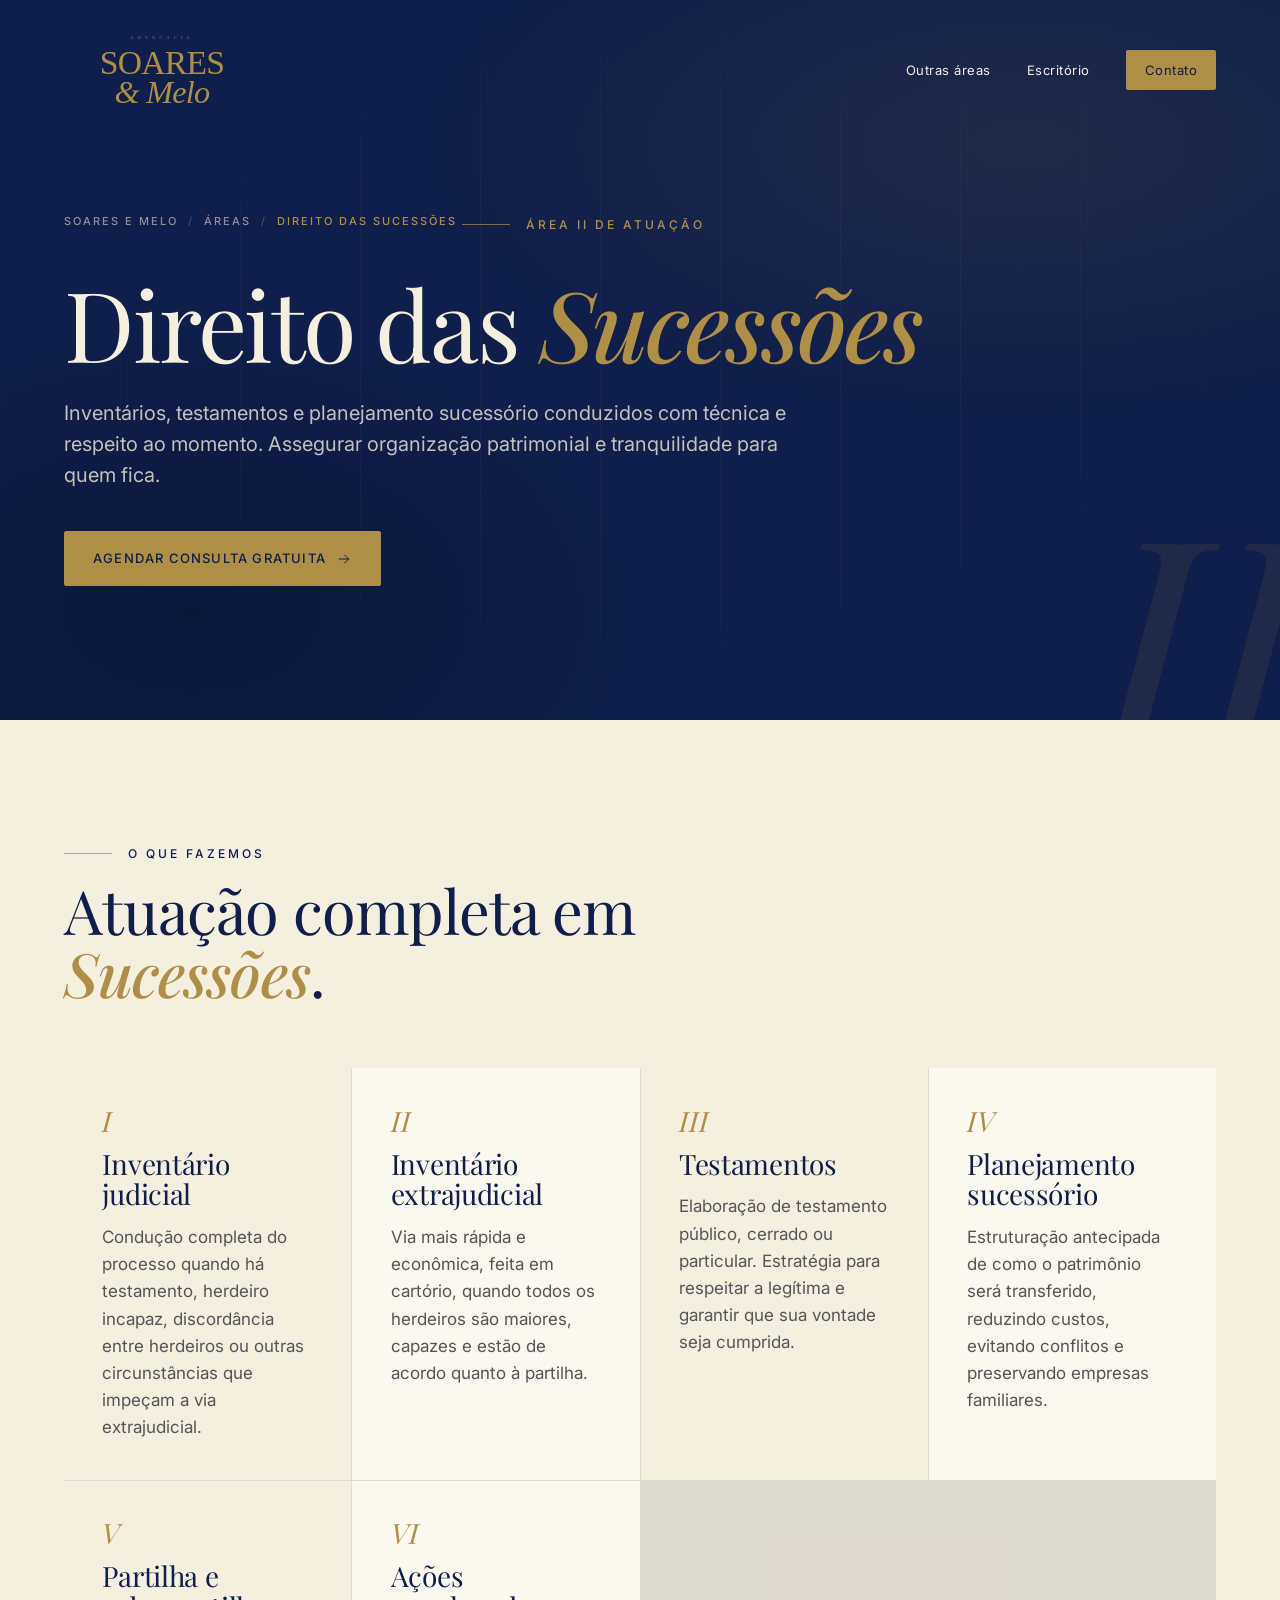
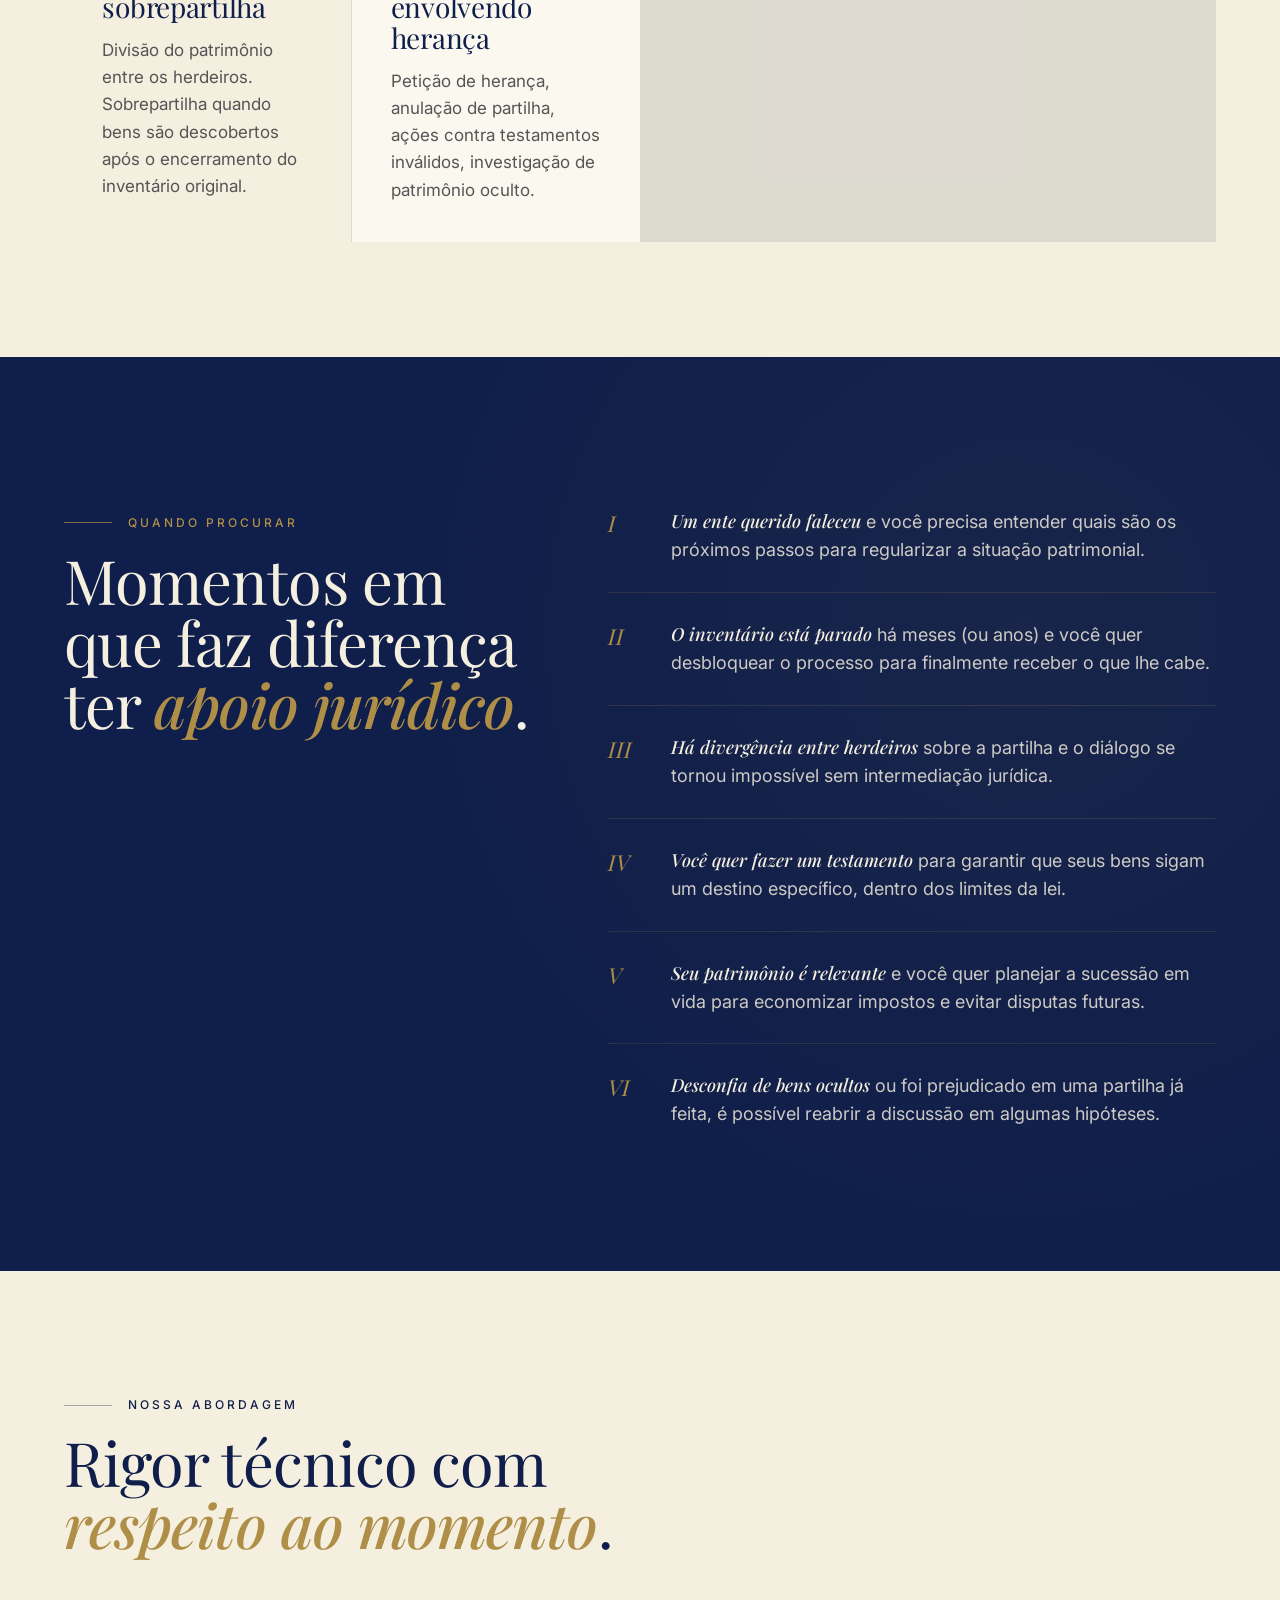
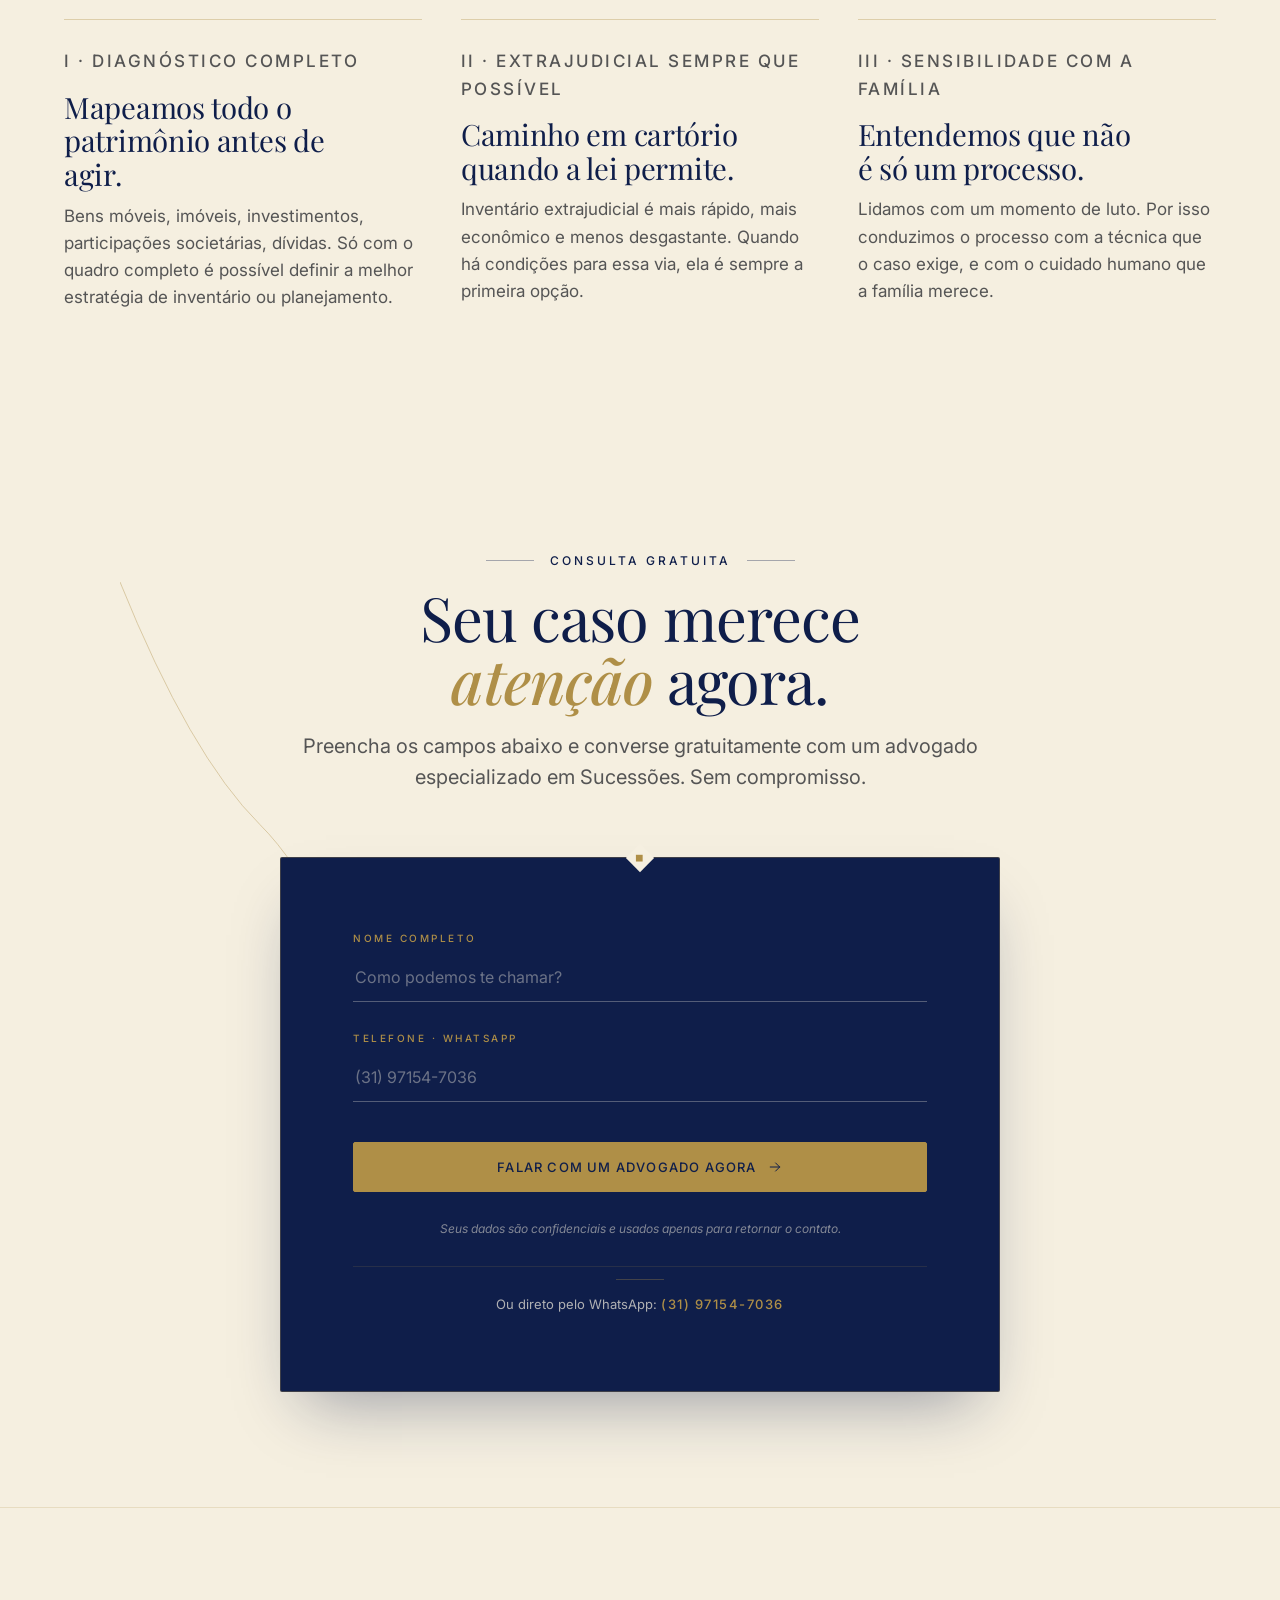
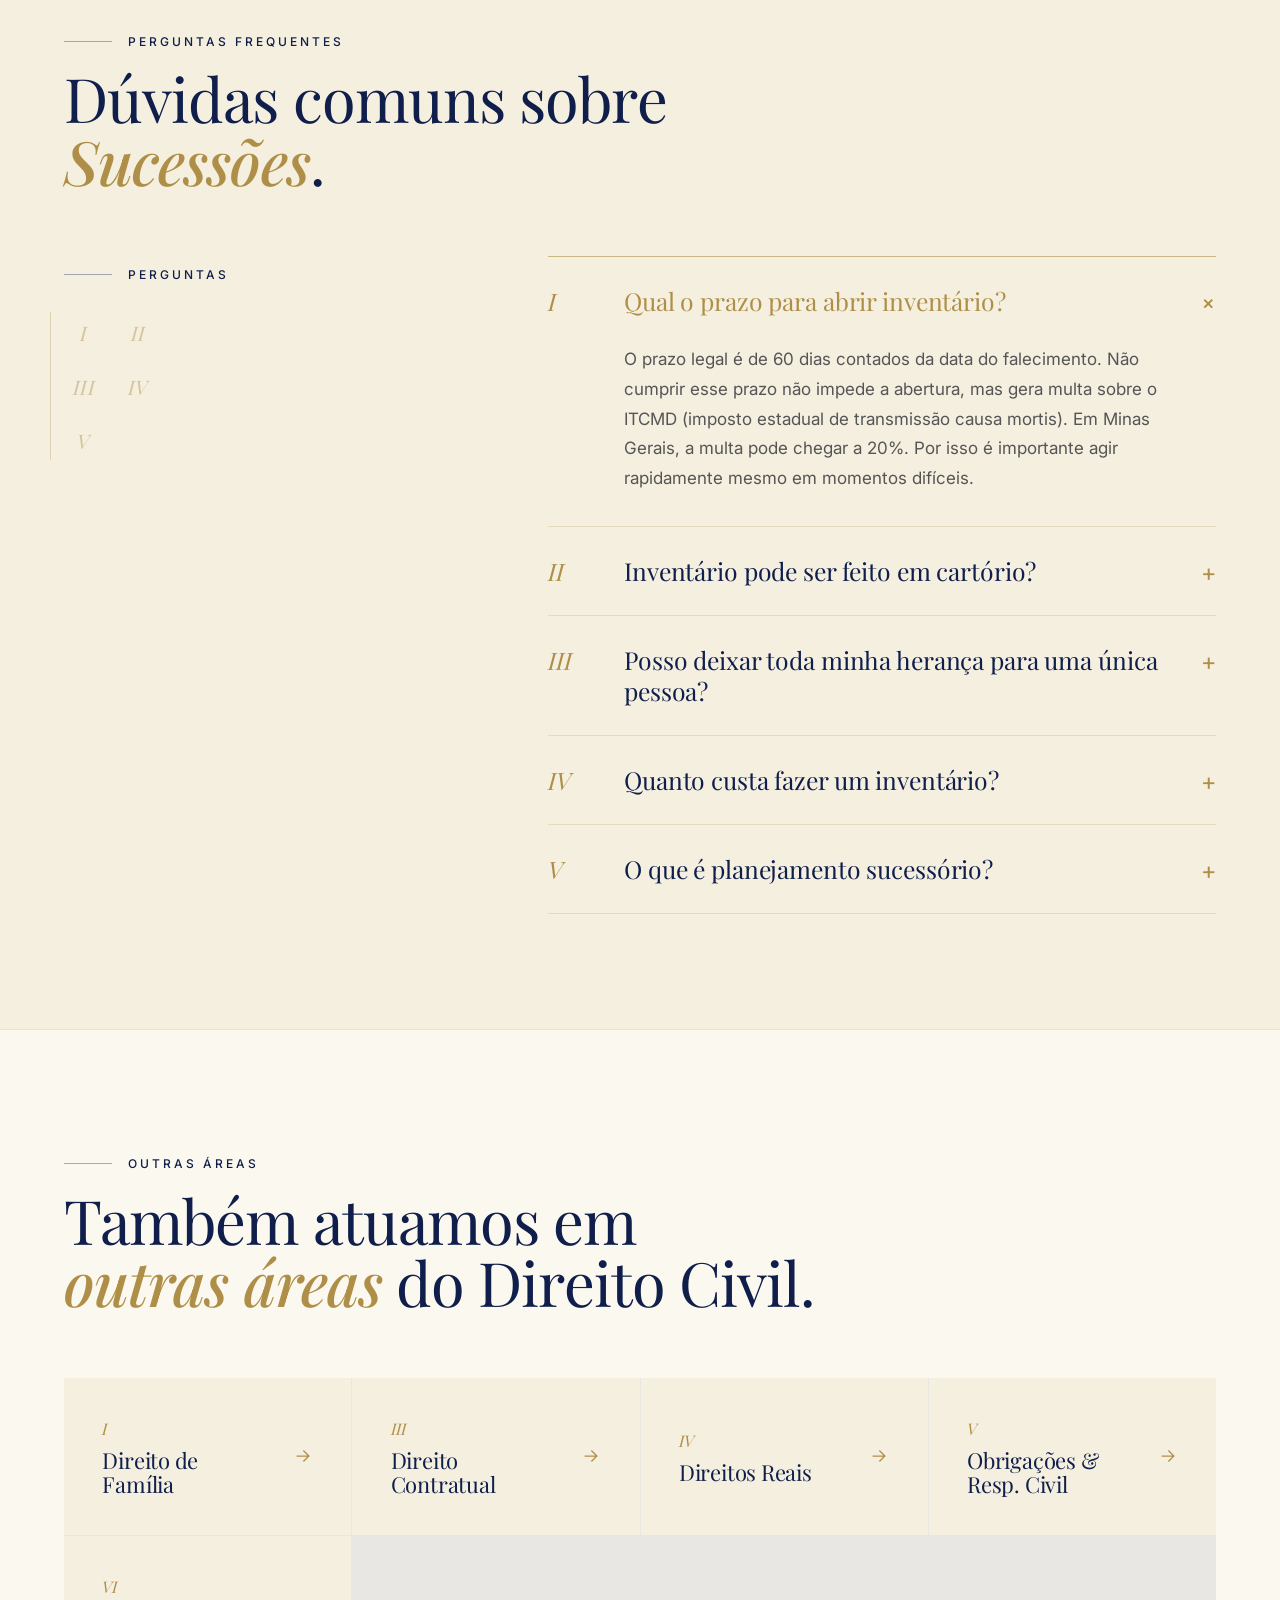
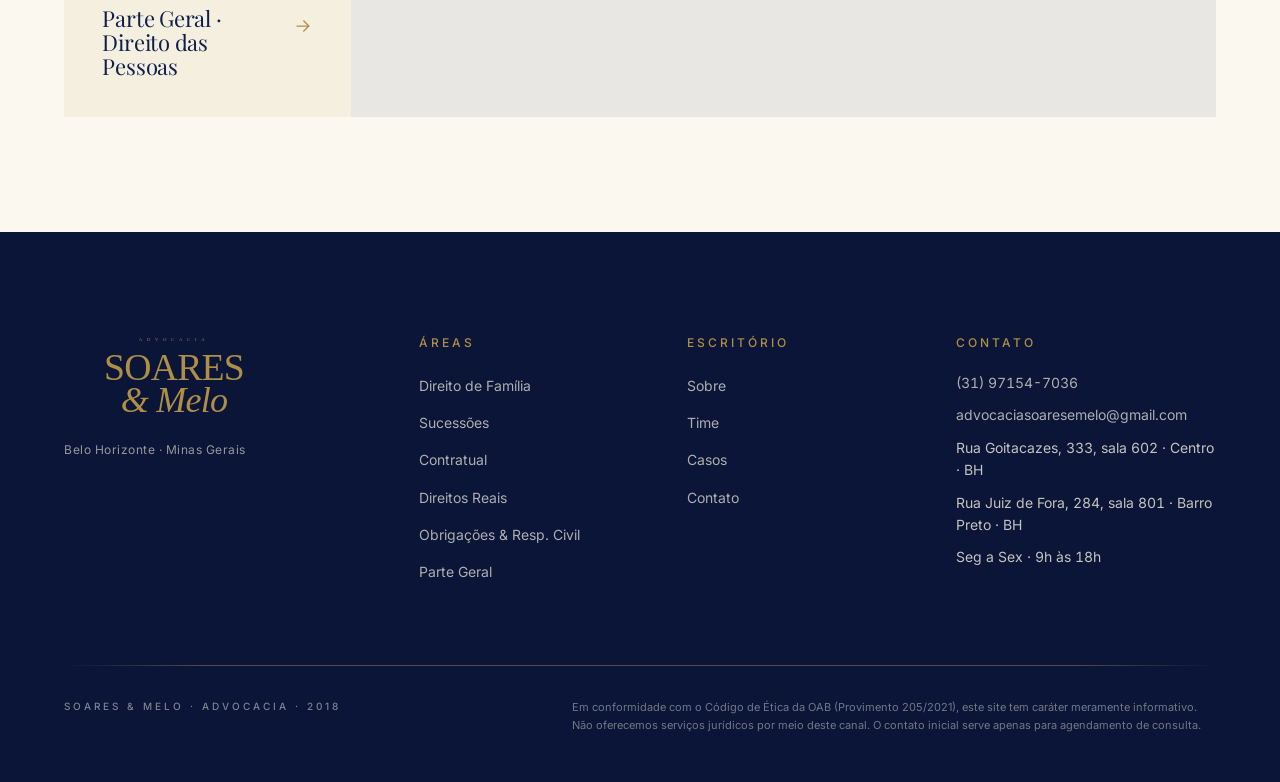
<file: sucessoes/index.html>
<!DOCTYPE html>
<html lang="pt-BR">
<head>
  <meta charset="UTF-8" />
  <meta name="viewport" content="width=device-width, initial-scale=1.0" />
  <title>Direito das Sucessões · Soares e Melo Advocacia</title>
  <meta name="description" content="Inventários judiciais e extrajudiciais, testamentos e planejamento sucessório em Belo Horizonte. Consulta inicial gratuita." />

  <!-- Google tag (gtag.js) -->
  <script async src="https://www.googletagmanager.com/gtag/js?id=AW-18148697196"></script>
  <script>
    window.dataLayer = window.dataLayer || [];
    function gtag(){dataLayer.push(arguments);}
    gtag('js', new Date());
    gtag('config', 'AW-18148697196');
  </script>

  <link rel="preconnect" href="https://fonts.googleapis.com" />
  <link rel="preconnect" href="https://fonts.gstatic.com" crossorigin />
<link href="https://fonts.googleapis.com/css2?family=Playfair+Display:ital@0;1&family=Inter:wght@400;500&display=swap" rel="stylesheet" />

  <link rel="stylesheet" href="../shared/base.css" />
  <link rel="stylesheet" href="../shared/captura.css" />
</head>
<body>

<header class="site-header" data-scroll="top">
  <div class="site-header__inner">
    <a class="brand-mark" href="../" aria-label="Soares e Melo Advocacia">
      <img class="brand-mark__hero" src="../brand/svg/soares-melo-editorial-ouro.svg" alt="Soares e Melo Advocacia" />
      <img class="brand-mark__compact" src="../brand/svg/soares-melo-mini-ouro.svg" alt="Soares e Melo" />
    </a>
    <nav class="site-nav" aria-label="Principal">
      <a href="../#areas">Outras áreas</a>
      <a href="../#escritorio">Escritório</a>
      <a href="#contato" class="site-nav__cta">Contato</a>
    </nav>
  </div>
</header>

<main>

  <section class="service-hero" aria-label="Direito das Sucessões">
    <span class="service-hero__numeral" aria-hidden="true">II</span>
    <div class="service-hero__inner">
      <p class="breadcrumb">
        <a href="../">Soares e Melo</a>
        <span aria-hidden="true">/</span>
        <a href="../#areas">Áreas</a>
        <span aria-hidden="true">/</span>
        <span>Direito das Sucessões</span>
      </p>
      <p class="kicker kicker--gold">
        <span class="kicker__rule" aria-hidden="true"></span>
        Área II de atuação
      </p>
      <h1 class="service-hero__title">
        Direito das <em>Sucessões</em>
      </h1>
      <p class="service-hero__lede">
        Inventários, testamentos e planejamento sucessório conduzidos com técnica e respeito ao momento. Assegurar organização patrimonial e tranquilidade para quem fica.
      </p>
      <div class="service-hero__actions">
        <a href="#contato" class="btn btn--primary">
          <span>Agendar consulta gratuita</span>
          <svg width="16" height="16" viewBox="0 0 24 24" fill="none" stroke="currentColor" stroke-width="1.5" aria-hidden="true"><path d="M5 12h14M13 6l6 6-6 6" stroke-linecap="square" /></svg>
        </a>
      </div>
    </div>
  </section>

  <section class="service-what" aria-label="O que fazemos em Sucessões">
    <div class="service-what__inner">
      <header class="section-head section-head--ink">
        <p class="kicker kicker--ink">
          <span class="kicker__rule kicker__rule--dark" aria-hidden="true"></span>
          O que fazemos
        </p>
        <h2 class="h2 h2--ink">
          Atuação completa em<br />
          <em>Sucessões</em>.
        </h2>
      </header>
      <div class="service-what__grid">
        <article class="service-topic">
          <span class="topic-num">I</span>
          <h3>Inventário judicial</h3>
          <p>Condução completa do processo quando há testamento, herdeiro incapaz, discordância entre herdeiros ou outras circunstâncias que impeçam a via extrajudicial.</p>
        </article>
        <article class="service-topic">
          <span class="topic-num">II</span>
          <h3>Inventário extrajudicial</h3>
          <p>Via mais rápida e econômica, feita em cartório, quando todos os herdeiros são maiores, capazes e estão de acordo quanto à partilha.</p>
        </article>
        <article class="service-topic">
          <span class="topic-num">III</span>
          <h3>Testamentos</h3>
          <p>Elaboração de testamento público, cerrado ou particular. Estratégia para respeitar a legítima e garantir que sua vontade seja cumprida.</p>
        </article>
        <article class="service-topic">
          <span class="topic-num">IV</span>
          <h3>Planejamento sucessório</h3>
          <p>Estruturação antecipada de como o patrimônio será transferido, reduzindo custos, evitando conflitos e preservando empresas familiares.</p>
        </article>
        <article class="service-topic">
          <span class="topic-num">V</span>
          <h3>Partilha e sobrepartilha</h3>
          <p>Divisão do patrimônio entre os herdeiros. Sobrepartilha quando bens são descobertos após o encerramento do inventário original.</p>
        </article>
        <article class="service-topic">
          <span class="topic-num">VI</span>
          <h3>Ações envolvendo herança</h3>
          <p>Petição de herança, anulação de partilha, ações contra testamentos inválidos, investigação de patrimônio oculto.</p>
        </article>
      </div>
    </div>
  </section>

  <section class="service-when" aria-label="Quando procurar">
    <div class="service-when__inner">
      <div class="service-when__grid">
        <header class="section-head service-when__head">
          <p class="kicker kicker--gold">
            <span class="kicker__rule" aria-hidden="true"></span>
            Quando procurar
          </p>
          <h2 class="h2 h2--ivory">
            Momentos em que faz diferença<br />
            ter <em>apoio jurídico</em>.
          </h2>
        </header>
        <div class="service-when__list">
          <div class="service-scenario"><span class="service-scenario__marker">I</span><p><strong>Um ente querido faleceu</strong> e você precisa entender quais são os próximos passos para regularizar a situação patrimonial.</p></div>
          <div class="service-scenario"><span class="service-scenario__marker">II</span><p><strong>O inventário está parado</strong> há meses (ou anos) e você quer desbloquear o processo para finalmente receber o que lhe cabe.</p></div>
          <div class="service-scenario"><span class="service-scenario__marker">III</span><p><strong>Há divergência entre herdeiros</strong> sobre a partilha e o diálogo se tornou impossível sem intermediação jurídica.</p></div>
          <div class="service-scenario"><span class="service-scenario__marker">IV</span><p><strong>Você quer fazer um testamento</strong> para garantir que seus bens sigam um destino específico, dentro dos limites da lei.</p></div>
          <div class="service-scenario"><span class="service-scenario__marker">V</span><p><strong>Seu patrimônio é relevante</strong> e você quer planejar a sucessão em vida para economizar impostos e evitar disputas futuras.</p></div>
          <div class="service-scenario"><span class="service-scenario__marker">VI</span><p><strong>Desconfia de bens ocultos</strong> ou foi prejudicado em uma partilha já feita, é possível reabrir a discussão em algumas hipóteses.</p></div>
        </div>
      </div>
    </div>
  </section>

  <section class="service-how" aria-label="Como atuamos">
    <div class="service-how__inner">
      <header class="section-head section-head--ink">
        <p class="kicker kicker--ink">
          <span class="kicker__rule kicker__rule--dark" aria-hidden="true"></span>
          Nossa abordagem
        </p>
        <h2 class="h2 h2--ink">
          Rigor técnico com<br />
          <em>respeito ao momento</em>.
        </h2>
      </header>
      <div class="service-how__grid">
        <article class="how-pillar">
          <p class="how-pillar__kicker">I · Diagnóstico completo</p>
          <h3>Mapeamos todo o patrimônio antes de agir.</h3>
          <p>Bens móveis, imóveis, investimentos, participações societárias, dívidas. Só com o quadro completo é possível definir a melhor estratégia de inventário ou planejamento.</p>
        </article>
        <article class="how-pillar">
          <p class="how-pillar__kicker">II · Extrajudicial sempre que possível</p>
          <h3>Caminho em cartório quando a lei permite.</h3>
          <p>Inventário extrajudicial é mais rápido, mais econômico e menos desgastante. Quando há condições para essa via, ela é sempre a primeira opção.</p>
        </article>
        <article class="how-pillar">
          <p class="how-pillar__kicker">III · Sensibilidade com a família</p>
          <h3>Entendemos que não é só um processo.</h3>
          <p>Lidamos com um momento de luto. Por isso conduzimos o processo com a técnica que o caso exige, e com o cuidado humano que a família merece.</p>
        </article>
      </div>
    </div>
  </section>

  <section class="cta-final" id="contato" aria-label="Agendar consulta">
    <div class="cta-final__inner">
      <header class="section-head section-head--ink section-head--center">
        <p class="kicker kicker--ink"><span class="kicker__rule kicker__rule--dark" aria-hidden="true"></span>Consulta gratuita<span class="kicker__rule kicker__rule--dark" aria-hidden="true"></span></p>
        <h2 class="h2 h2--ink">Seu caso merece<br /><em>atenção</em> agora.</h2>
        <p class="section-head__lede">Preencha os campos abaixo e converse gratuitamente com um advogado especializado em Sucessões. Sem compromisso.</p>
      </header>
      <svg class="cta-final__draw" viewBox="0 0 400 600" preserveAspectRatio="none" aria-hidden="true"><path d="M 0 0 Q 100 200 200 280 T 400 600" fill="none" stroke="#AF8F47" stroke-width="1" /></svg>
      <form class="card-form" id="form-consulta" data-service="Direito das Sucessões" novalidate>
        <div class="card-form__ornament" aria-hidden="true">◆</div>
        <div class="field"><label for="input-name">Nome completo</label><input type="text" id="input-name" name="name" required autocomplete="name" placeholder="Como podemos te chamar?" /></div>
        <div class="field"><label for="input-phone">Telefone &middot; WhatsApp</label><input type="tel" id="input-phone" name="phone" required autocomplete="tel" placeholder="(31) 97154-7036" inputmode="numeric" maxlength="16" /></div>
        <input type="hidden" name="area" value="Direito das Sucessões" />
        <button type="submit" class="btn btn--primary btn--block"><span>Falar com um advogado agora</span><svg width="16" height="16" viewBox="0 0 24 24" fill="none" stroke="currentColor" stroke-width="1.5" aria-hidden="true"><path d="M5 12h14M13 6l6 6-6 6" stroke-linecap="square" /></svg></button>
        <p class="card-form__support">Seus dados são confidenciais e usados apenas para retornar o contato.</p>
        <div class="card-form__alt"><span class="hair hair--short" aria-hidden="true"></span><p>Ou direto pelo WhatsApp: <a href="https://wa.me/5531971547036?text=Ol%C3%A1%2C%20vim%20pelo%20site%20Soares%20e%20Melo%20e%20gostaria%20de%20informa%C3%A7%C3%B5es%20sobre%20Direito%20das%20Sucess%C3%B5es." class="link-gold">(31) 97154-7036</a></p></div>
      </form>
    </div>
  </section>

  <section class="faq" aria-label="Perguntas frequentes">
    <div class="faq__inner">
      <header class="section-head section-head--ink">
        <p class="kicker kicker--ink"><span class="kicker__rule kicker__rule--dark" aria-hidden="true"></span>Perguntas frequentes</p>
        <h2 class="h2 h2--ink">Dúvidas comuns sobre<br /><em>Sucessões</em>.</h2>
      </header>
      <div class="faq__grid">
        <aside class="faq__index" aria-hidden="true">
          <p class="kicker kicker--ink index__label"><span class="kicker__rule kicker__rule--dark" aria-hidden="true"></span>Perguntas</p>
          <div class="index__numerals index__numerals--dark">
            <button class="index__num" data-target="faq-1">I</button>
            <button class="index__num" data-target="faq-2">II</button>
            <button class="index__num" data-target="faq-3">III</button>
            <button class="index__num" data-target="faq-4">IV</button>
            <button class="index__num" data-target="faq-5">V</button>
          </div>
        </aside>
        <div class="faq__list" role="list">
          <article class="faq__item is-open" id="faq-1" role="listitem">
            <button class="faq__q" aria-expanded="true" aria-controls="faq-1-a"><span class="faq__num">I</span><span class="faq__text">Qual o prazo para abrir inventário?</span><span class="faq__toggle" aria-hidden="true">+</span></button>
            <div class="faq__a" id="faq-1-a" role="region"><p>O prazo legal é de 60 dias contados da data do falecimento. Não cumprir esse prazo não impede a abertura, mas gera multa sobre o ITCMD (imposto estadual de transmissão causa mortis). Em Minas Gerais, a multa pode chegar a 20%. Por isso é importante agir rapidamente mesmo em momentos difíceis.</p></div>
          </article>
          <article class="faq__item" id="faq-2" role="listitem">
            <button class="faq__q" aria-expanded="false" aria-controls="faq-2-a"><span class="faq__num">II</span><span class="faq__text">Inventário pode ser feito em cartório?</span><span class="faq__toggle" aria-hidden="true">+</span></button>
            <div class="faq__a" id="faq-2-a" role="region"><p>Sim, desde que atendidos requisitos: todos os herdeiros maiores e capazes, consenso sobre a partilha e ausência de testamento (ou testamento já cumprido). O inventário extrajudicial é significativamente mais rápido (semanas em vez de meses) e mais econômico que o judicial.</p></div>
          </article>
          <article class="faq__item" id="faq-3" role="listitem">
            <button class="faq__q" aria-expanded="false" aria-controls="faq-3-a"><span class="faq__num">III</span><span class="faq__text">Posso deixar toda minha herança para uma única pessoa?</span><span class="faq__toggle" aria-hidden="true">+</span></button>
            <div class="faq__a" id="faq-3-a" role="region"><p>Depende de quem são seus herdeiros necessários (descendentes, ascendentes e cônjuge/companheiro). Eles têm direito à "legítima", 50% do patrimônio. A outra metade você pode dispor livremente em testamento. Se não há herdeiros necessários, você pode deixar 100% para quem quiser.</p></div>
          </article>
          <article class="faq__item" id="faq-4" role="listitem">
            <button class="faq__q" aria-expanded="false" aria-controls="faq-4-a"><span class="faq__num">IV</span><span class="faq__text">Quanto custa fazer um inventário?</span><span class="faq__toggle" aria-hidden="true">+</span></button>
            <div class="faq__a" id="faq-4-a" role="region"><p>Há quatro custos principais: ITCMD (imposto, varia de 3% a 8% em MG), custas judiciais ou emolumentos de cartório (conforme valor do patrimônio), certidões e documentos e honorários advocatícios. Na consulta inicial apresentamos uma estimativa detalhada com base no seu caso.</p></div>
          </article>
          <article class="faq__item" id="faq-5" role="listitem">
            <button class="faq__q" aria-expanded="false" aria-controls="faq-5-a"><span class="faq__num">V</span><span class="faq__text">O que é planejamento sucessório?</span><span class="faq__toggle" aria-hidden="true">+</span></button>
            <div class="faq__a" id="faq-5-a" role="region"><p>É a organização antecipada (ainda em vida) de como seu patrimônio será transferido. Inclui ferramentas como doações com reserva de usufruto, holding familiar, testamento e seguros. Bem feito, reduz carga tributária, acelera a transição e evita conflitos entre herdeiros.</p></div>
          </article>
        </div>
      </div>
    </div>
  </section>

  <section class="other-areas" aria-label="Outras áreas">
    <div class="other-areas__inner">
      <header class="section-head section-head--ink">
        <p class="kicker kicker--ink"><span class="kicker__rule kicker__rule--dark" aria-hidden="true"></span>Outras áreas</p>
        <h2 class="h2 h2--ink">Também atuamos em<br /><em>outras áreas</em> do Direito Civil.</h2>
      </header>
      <div class="other-areas__grid">
        <a href="../familia/" class="other-area"><div class="other-area__content"><span class="other-area__num">I</span><span class="other-area__name">Direito de Família</span></div><svg class="other-area__arrow" width="20" height="20" viewBox="0 0 24 24" fill="none" stroke="currentColor" stroke-width="1.5" aria-hidden="true"><path d="M5 12h14M13 6l6 6-6 6" stroke-linecap="square" /></svg></a>
        <a href="../contratual/" class="other-area"><div class="other-area__content"><span class="other-area__num">III</span><span class="other-area__name">Direito Contratual</span></div><svg class="other-area__arrow" width="20" height="20" viewBox="0 0 24 24" fill="none" stroke="currentColor" stroke-width="1.5" aria-hidden="true"><path d="M5 12h14M13 6l6 6-6 6" stroke-linecap="square" /></svg></a>
        <a href="../reais/" class="other-area"><div class="other-area__content"><span class="other-area__num">IV</span><span class="other-area__name">Direitos Reais</span></div><svg class="other-area__arrow" width="20" height="20" viewBox="0 0 24 24" fill="none" stroke="currentColor" stroke-width="1.5" aria-hidden="true"><path d="M5 12h14M13 6l6 6-6 6" stroke-linecap="square" /></svg></a>
        <a href="../obrigacoes/" class="other-area"><div class="other-area__content"><span class="other-area__num">V</span><span class="other-area__name">Obrigações &amp; Resp. Civil</span></div><svg class="other-area__arrow" width="20" height="20" viewBox="0 0 24 24" fill="none" stroke="currentColor" stroke-width="1.5" aria-hidden="true"><path d="M5 12h14M13 6l6 6-6 6" stroke-linecap="square" /></svg></a>
        <a href="../parte-geral/" class="other-area"><div class="other-area__content"><span class="other-area__num">VI</span><span class="other-area__name">Parte Geral · Direito das Pessoas</span></div><svg class="other-area__arrow" width="20" height="20" viewBox="0 0 24 24" fill="none" stroke="currentColor" stroke-width="1.5" aria-hidden="true"><path d="M5 12h14M13 6l6 6-6 6" stroke-linecap="square" /></svg></a>
      </div>
    </div>
  </section>

</main>

<footer class="site-footer" aria-label="Rodapé">
  <div class="site-footer__inner">
    <div class="site-footer__grid">
      <div class="site-footer__col site-footer__col--brand">
        <button class="footer-editorial" id="back-to-top" aria-label="Voltar ao topo">
          <img src="../brand/svg/soares-melo-editorial-ouro.svg" alt="Soares e Melo Advocacia" width="280" height="120" loading="lazy" />
        </button>
        <p class="footer-loc">Belo Horizonte · Minas Gerais</p>
      </div>
      <div class="site-footer__col">
        <p class="kicker kicker--gold">Áreas</p>
        <ul>
          <li><a href="../familia/">Direito de Família</a></li>
          <li><a href="../sucessoes/">Sucessões</a></li>
          <li><a href="../contratual/">Contratual</a></li>
          <li><a href="../reais/">Direitos Reais</a></li>
          <li><a href="../obrigacoes/">Obrigações &amp; Resp. Civil</a></li>
          <li><a href="../parte-geral/">Parte Geral</a></li>
        </ul>
      </div>
      <div class="site-footer__col">
        <p class="kicker kicker--gold">Escritório</p>
        <ul>
          <li><a href="../#escritorio">Sobre</a></li>
          <li><a href="#">Time</a></li>
          <li><a href="#">Casos</a></li>
          <li><a href="#contato">Contato</a></li>
        </ul>
      </div>
      <div class="site-footer__col">
        <p class="kicker kicker--gold">Contato</p>
        <ul class="footer-contact">
          <li><a href="https://wa.me/5531971547036?text=Ol%C3%A1%2C%20vim%20pelo%20site%20Soares%20e%20Melo%20e%20gostaria%20de%20informa%C3%A7%C3%B5es%20sobre%20Direito%20das%20Sucess%C3%B5es.">(31) 97154-7036</a></li>
          <li><a href="mailto:advocaciasoaresemelo@gmail.com">advocaciasoaresemelo@gmail.com</a></li>
          <li>Rua Goitacazes, 333, sala 602 · Centro · BH</li>
          <li>Rua Juiz de Fora, 284, sala 801 · Barro Preto · BH</li>
          <li>Seg a Sex · 9h às 18h</li>
        </ul>
      </div>
    </div>
    <div class="hair hair--wide" aria-hidden="true"></div>
    <div class="site-footer__legal">
      <p class="legal-brand">SOARES &amp; MELO · ADVOCACIA · 2018</p>
      <p class="legal-disclaimer">Em conformidade com o Código de Ética da OAB (Provimento 205/2021), este site tem caráter meramente informativo. Não oferecemos serviços jurídicos por meio deste canal. O contato inicial serve apenas para agendamento de consulta.</p>
    </div>
  </div>
</footer>

<button class="to-top" id="to-top" aria-label="Voltar ao topo">
  <svg width="18" height="18" viewBox="0 0 24 24" fill="none" stroke="currentColor" stroke-width="1.5" aria-hidden="true"><path d="M12 19V5M5 12l7-7 7 7" stroke-linecap="square" /></svg>
</button>

<script src="../shared/common.js" defer></script>
<script src="../shared/captura.js" defer></script>

</body>
</html>
</file>
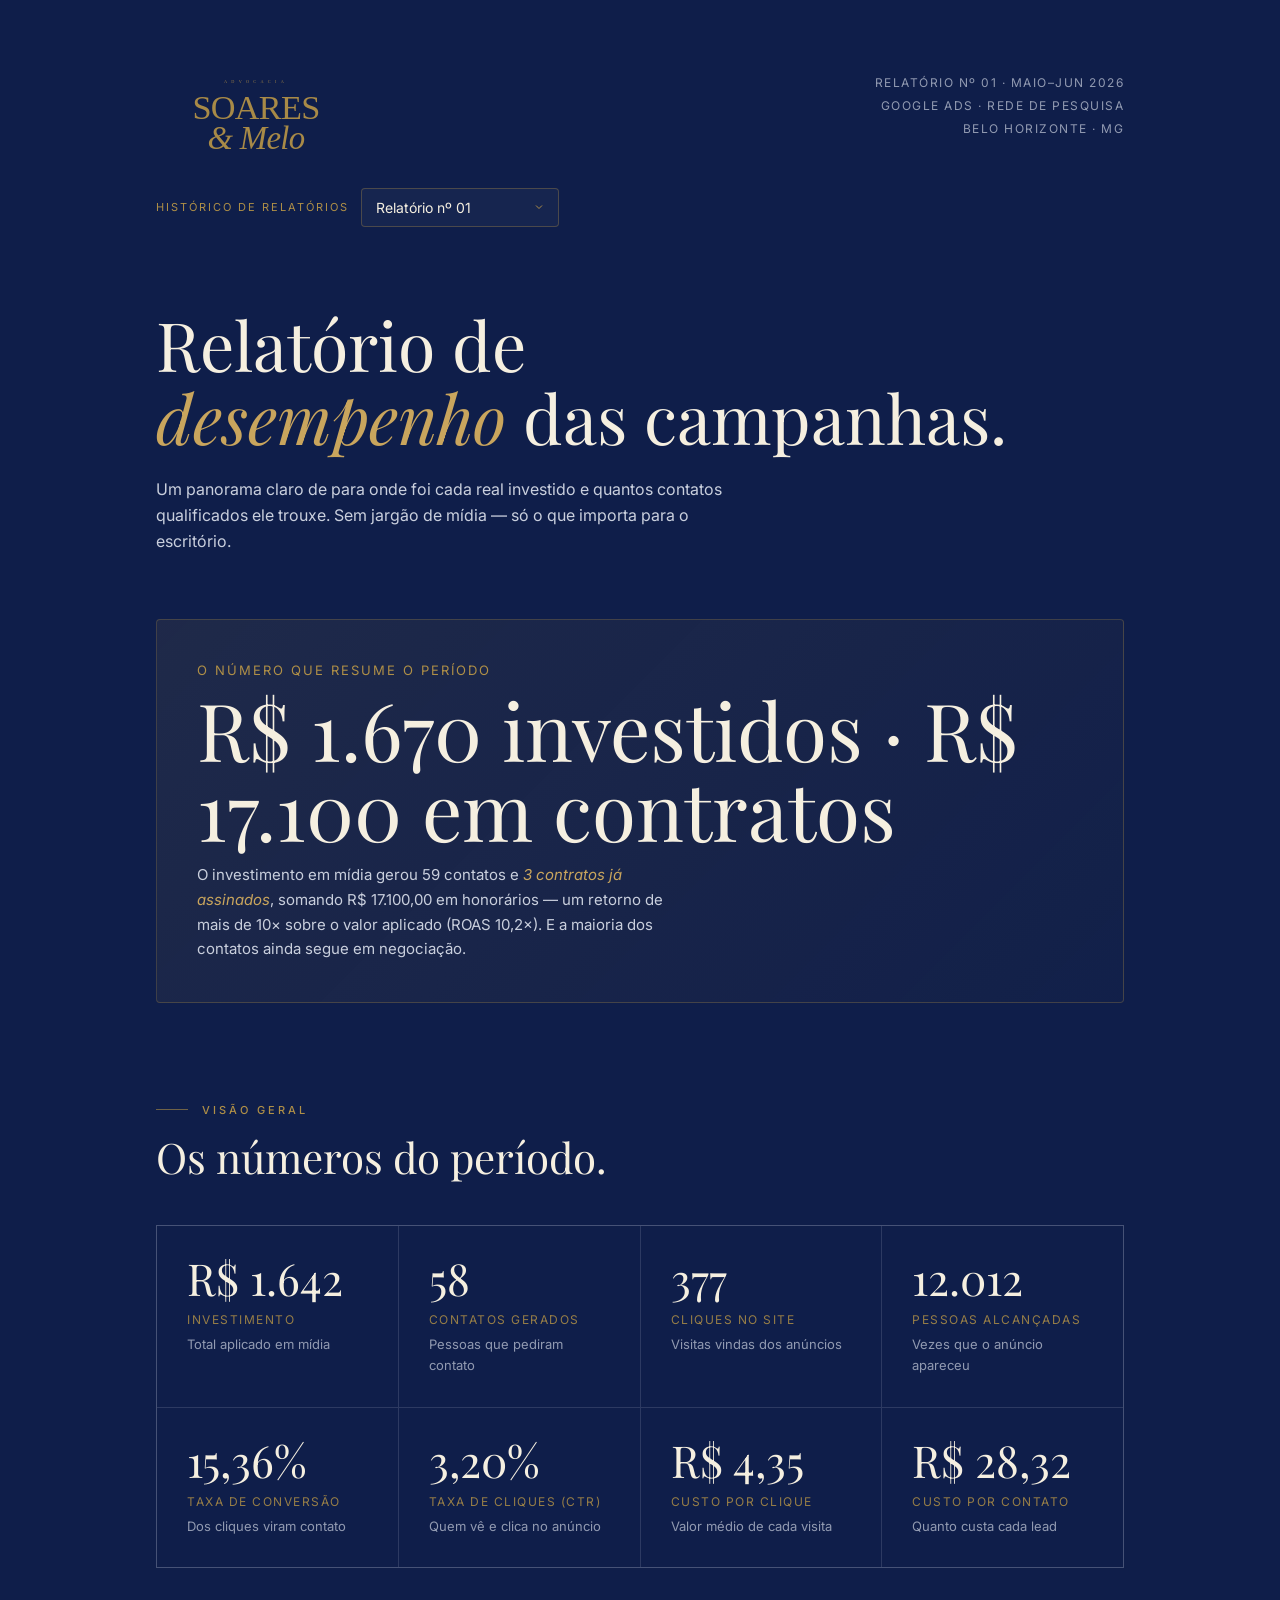
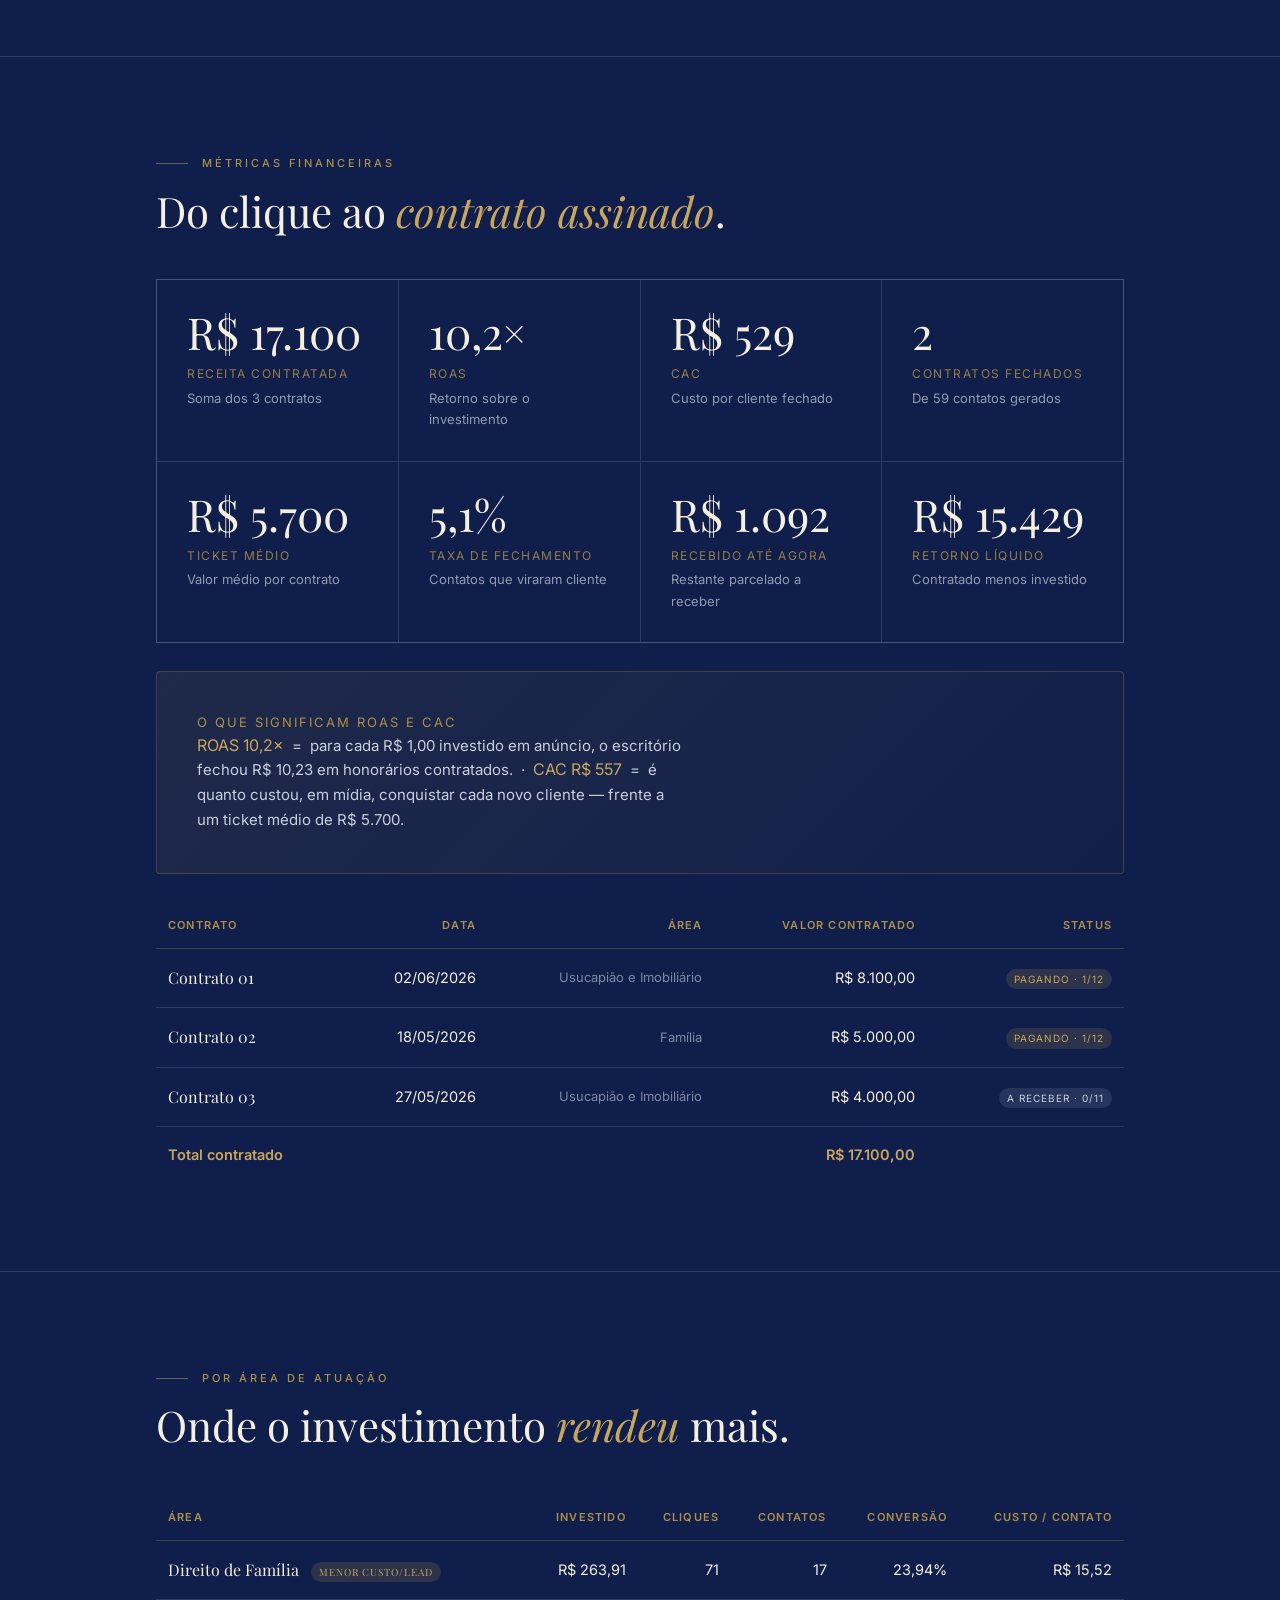
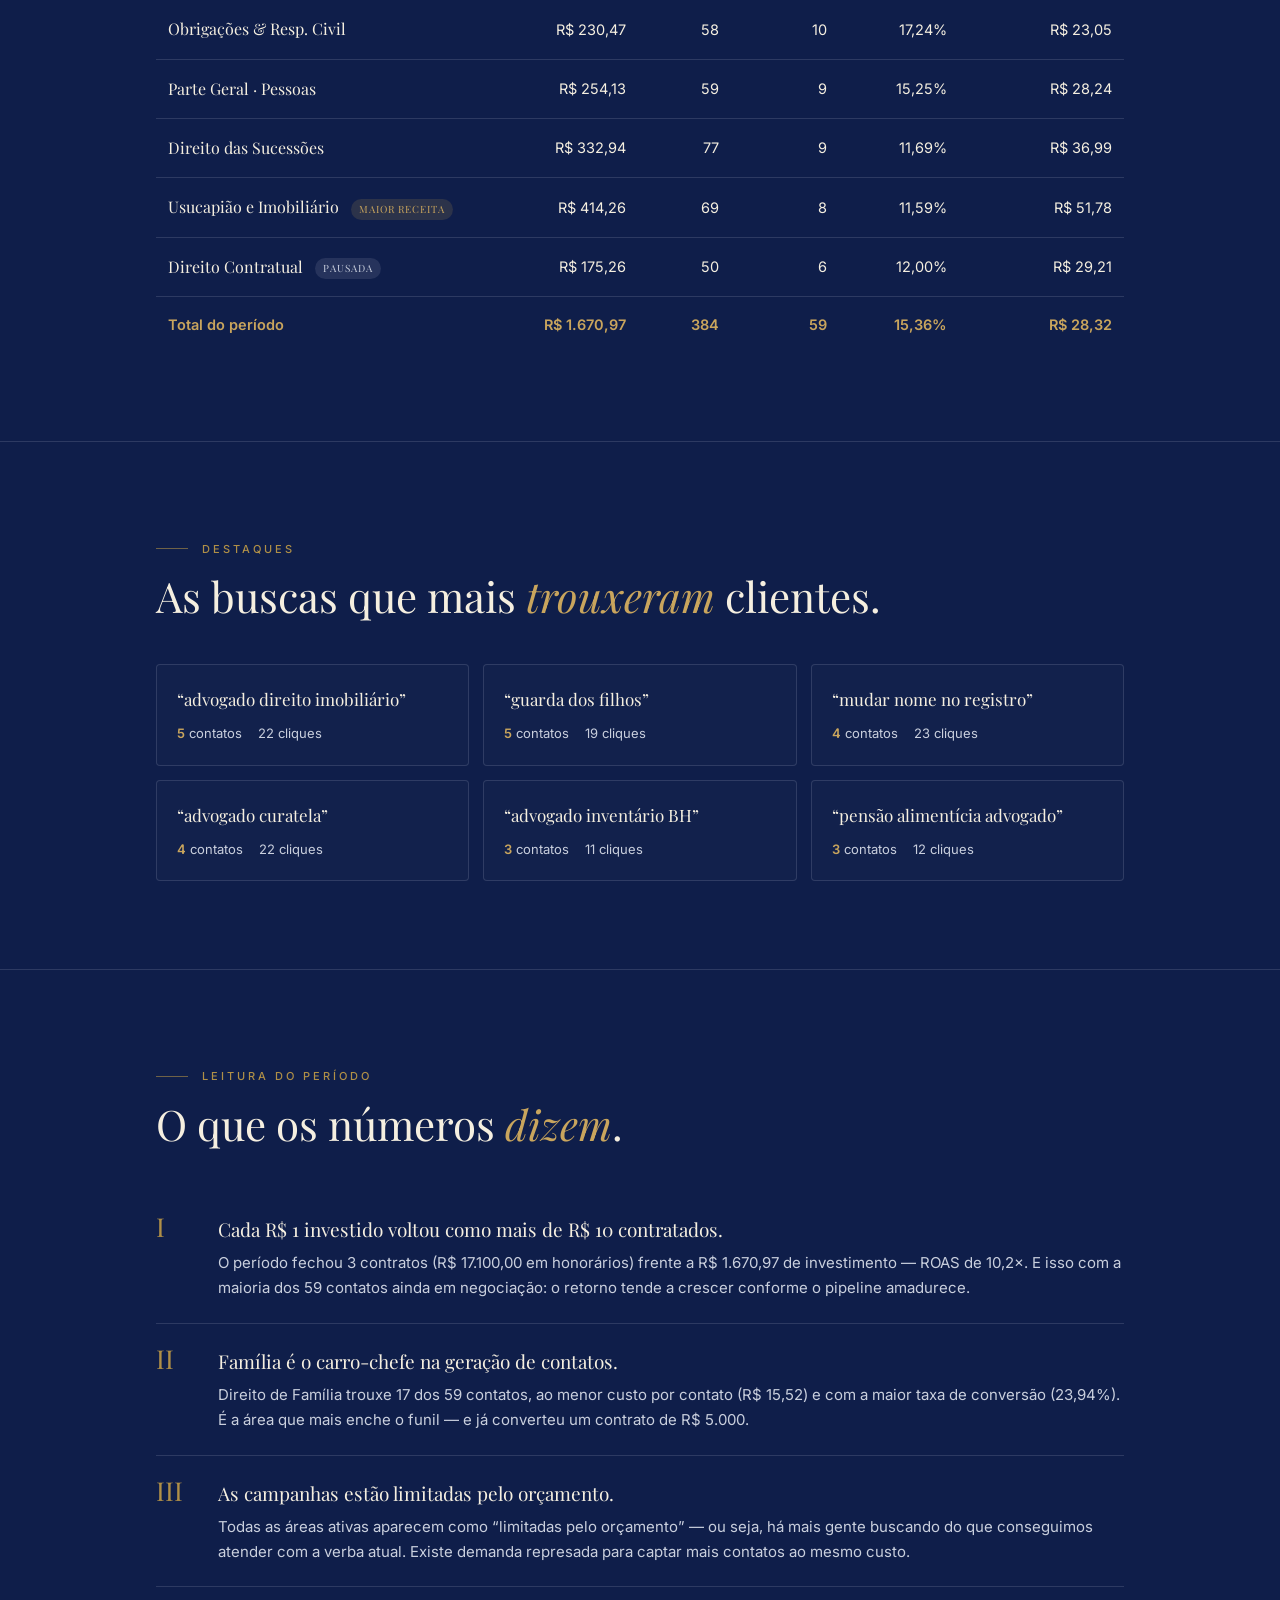
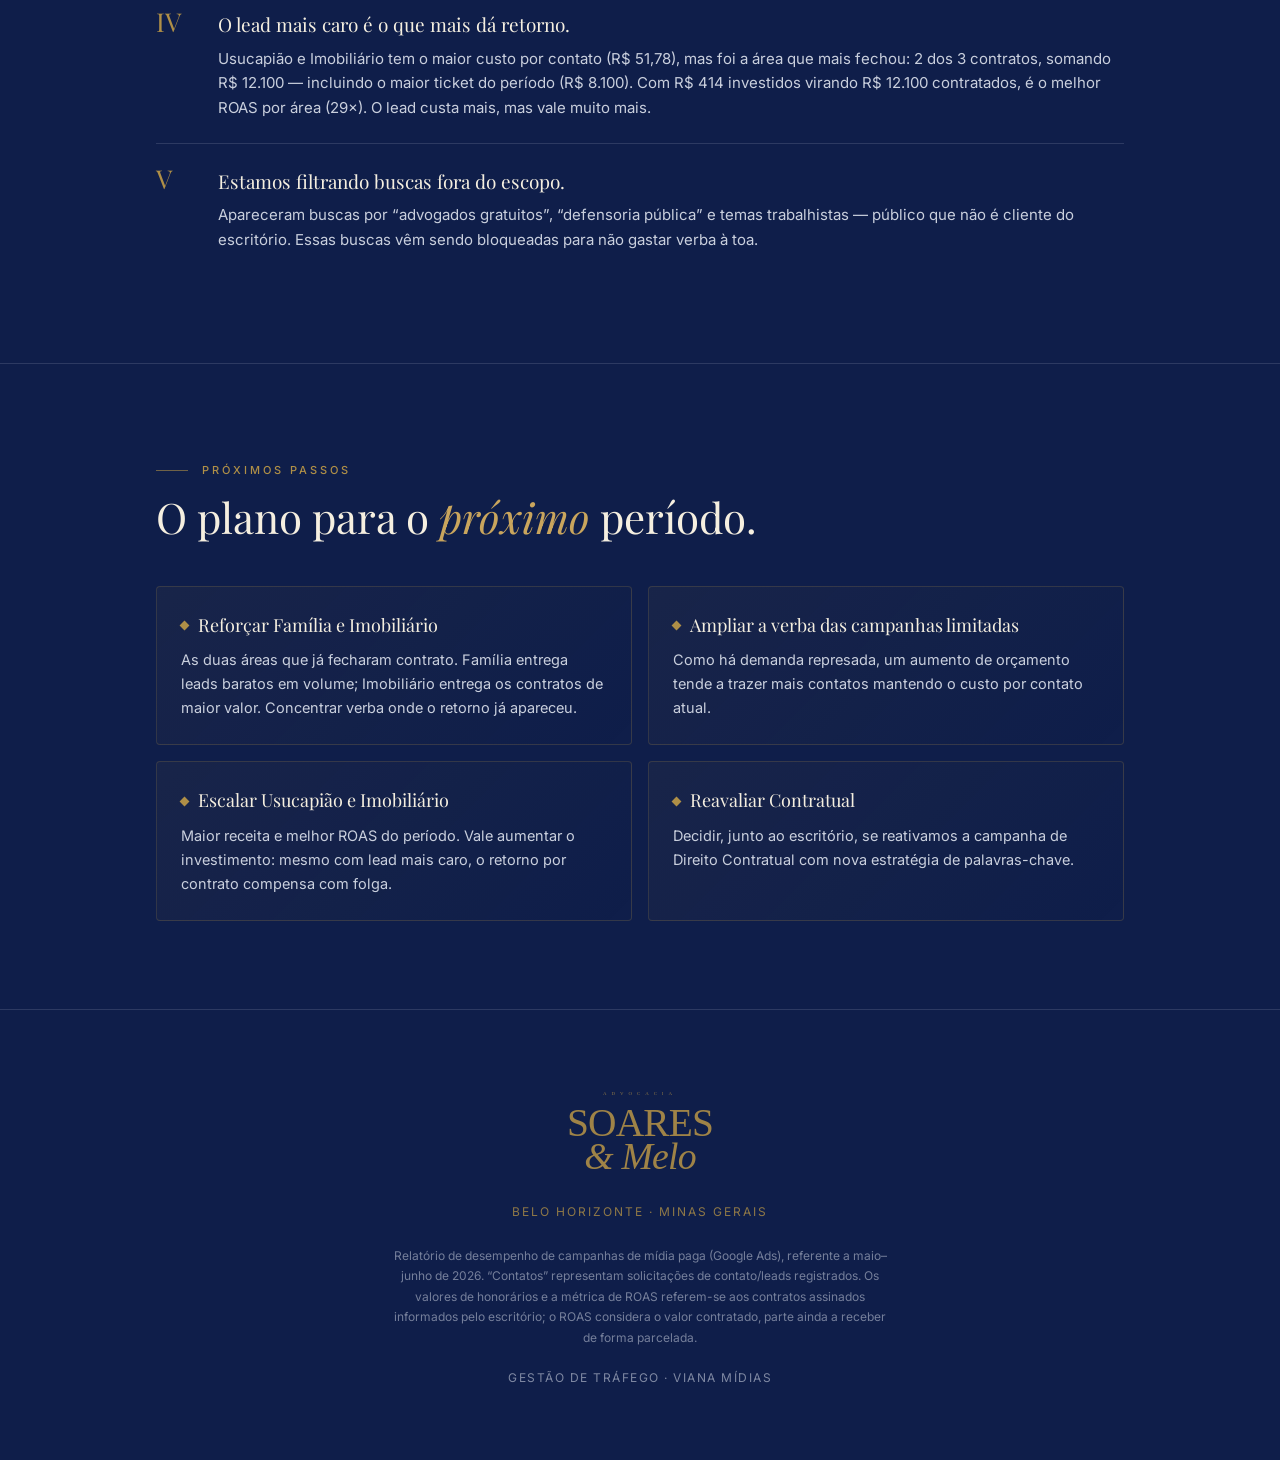
<file: report/01/index.html>
<!DOCTYPE html>
<html lang="pt-BR">
<head>
  <meta charset="UTF-8" />
  <meta name="viewport" content="width=device-width, initial-scale=1.0" />
  <meta name="robots" content="noindex, nofollow" />
  <title>Relatório de Desempenho · Soares e Melo Advocacia</title>
  <meta name="description" content="Relatório de desempenho das campanhas de Google Ads — Soares e Melo Advocacia." />

  <link rel="preconnect" href="https://fonts.googleapis.com" />
  <link rel="preconnect" href="https://fonts.gstatic.com" crossorigin />
  <link href="https://fonts.googleapis.com/css2?family=Playfair+Display:ital@0;1&family=Inter:wght@400;500;600&display=swap" rel="stylesheet" />

  <style>
    :root{
      --navy:#0F1E4A; --navy-deep:#0A1538; --ivory:#F5EFE0; --ivory-soft:#FBF8F0;
      --gold:#AF8F47; --gold-soft:#C9A55D; --mist:#C9CFDD; --ink:#1a1a1a;
      --serif:'Playfair Display',Georgia,serif; --sans:'Inter',system-ui,sans-serif;
      --line:rgba(201,207,221,.16);
    }
    *,*::before,*::after{box-sizing:border-box}
    html{-webkit-font-smoothing:antialiased;scroll-behavior:smooth}
    body{margin:0;font-family:var(--sans);font-size:16px;line-height:1.65;color:var(--mist);background:var(--navy);overflow-x:hidden}
    img,svg{display:block;max-width:100%;height:auto}
    h1,h2,h3,p{margin:0}
    em{font-style:italic;color:var(--gold-soft)}
    .wrap{max-width:1080px;margin:0 auto;padding:0 clamp(20px,5vw,56px)}
    .kicker{display:inline-flex;align-items:center;gap:14px;font-size:11px;font-weight:500;letter-spacing:3px;text-transform:uppercase;color:var(--gold)}
    .kicker::before{content:"";width:32px;height:1px;background:var(--gold);opacity:.6}
    .hair{height:1px;background:var(--line);border:0;margin:0}

    .report-switch{display:flex;align-items:center;gap:12px;margin-top:30px;flex-wrap:wrap}
    .report-switch__lbl{font-size:11px;letter-spacing:2px;text-transform:uppercase;color:var(--gold)}
    .report-switch select{appearance:none;-webkit-appearance:none;background:rgba(255,255,255,.03);color:var(--ivory);border:1px solid rgba(175,143,71,.35);border-radius:4px;padding:10px 40px 10px 14px;font-family:var(--sans);font-size:14px;cursor:pointer;background-image:url("data:image/svg+xml,%3Csvg xmlns='http://www.w3.org/2000/svg' width='12' height='12' viewBox='0 0 24 24' fill='none' stroke='%23AF8F47' stroke-width='2'%3E%3Cpath d='M6 9l6 6 6-6'/%3E%3C/svg%3E");background-repeat:no-repeat;background-position:right 13px center}
    .report-switch select:focus{outline:none;border-color:var(--gold)}
    .report-switch option{background:var(--navy-deep);color:var(--ivory)}

    /* HEADER */
    header.rep{padding:clamp(40px,7vw,72px) 0 0}
    .rep__top{display:flex;justify-content:space-between;align-items:flex-start;gap:24px;flex-wrap:wrap}
    .rep__top img{width:200px;opacity:.96}
    .rep__meta{text-align:right;font-size:12px;letter-spacing:1.5px;text-transform:uppercase;color:var(--mist);opacity:.7;line-height:1.9}
    .rep__title{margin:clamp(48px,7vw,80px) 0 0;font-family:var(--serif);font-weight:400;color:var(--ivory);font-size:clamp(36px,5.5vw,68px);line-height:1.08}
    .rep__lede{margin:22px 0 0;max-width:60ch;font-size:clamp(16px,1.1vw,18px);color:var(--mist)}

    /* HERO METRIC */
    .headline-metric{margin:clamp(44px,6vw,64px) 0 0;padding:clamp(28px,4vw,40px);background:linear-gradient(135deg,rgba(175,143,71,.10),rgba(175,143,71,.02));border:1px solid rgba(175,143,71,.28);border-radius:4px}
    .headline-metric p{font-size:13px;letter-spacing:2px;text-transform:uppercase;color:var(--gold)}
    .headline-metric strong{display:block;margin-top:8px;font-family:var(--serif);font-weight:400;color:var(--ivory);font-size:clamp(40px,7vw,80px);line-height:1}
    .headline-metric span{display:block;margin-top:14px;color:var(--mist);font-size:15px;max-width:54ch}

    /* SECTIONS */
    section{padding:clamp(48px,7vw,88px) 0}
    .sec-head{margin-bottom:clamp(28px,4vw,44px)}
    .sec-head h2{margin-top:14px;font-family:var(--serif);font-weight:400;color:var(--ivory);font-size:clamp(26px,3.4vw,42px);line-height:1.15}

    /* KPI GRID */
    .kpis{display:grid;grid-template-columns:repeat(4,1fr);gap:1px;background:var(--line);border:1px solid var(--line)}
    .kpi{background:var(--navy);padding:clamp(20px,3vw,30px)}
    .kpi__num{font-family:var(--serif);font-size:clamp(28px,3.6vw,44px);color:var(--ivory);line-height:1}
    .kpi__lbl{margin-top:10px;font-size:12px;letter-spacing:1.5px;text-transform:uppercase;color:var(--gold);opacity:.85}
    .kpi__sub{margin-top:4px;font-size:13px;color:var(--mist);opacity:.7}
    @media(max-width:780px){.kpis{grid-template-columns:repeat(2,1fr)}}

    /* TABLE */
    .tbl{width:100%;border-collapse:collapse;font-size:14.5px}
    .tbl thead th{text-align:right;padding:14px 12px;font-size:11px;letter-spacing:1.2px;text-transform:uppercase;color:var(--gold);border-bottom:1px solid rgba(175,143,71,.3);font-weight:600}
    .tbl thead th:first-child{text-align:left}
    .tbl tbody td{padding:16px 12px;text-align:right;border-bottom:1px solid var(--line);color:var(--ivory)}
    .tbl tbody td:first-child{text-align:left}
    .tbl .area{font-family:var(--serif);font-size:16px}
    .tbl .muted{color:var(--mist);opacity:.6;font-size:13px}
    .tbl tr--top td{background:rgba(175,143,71,.06)}
    .badge{display:inline-block;margin-left:8px;padding:2px 8px;font-size:10px;letter-spacing:1px;text-transform:uppercase;border-radius:99px;background:rgba(175,143,71,.18);color:var(--gold-soft);vertical-align:middle}
    .badge--off{background:rgba(201,207,221,.12);color:var(--mist)}
    .tbl tfoot td{padding:16px 12px;text-align:right;border-top:1px solid rgba(175,143,71,.3);color:var(--gold-soft);font-weight:600}
    .tbl tfoot td:first-child{text-align:left}
    .tbl-scroll{overflow-x:auto}
    @media(max-width:680px){.tbl{font-size:13px}.tbl thead th,.tbl tbody td,.tbl tfoot td{padding:11px 7px}}

    /* KEYWORDS */
    .kw-grid{display:grid;grid-template-columns:repeat(3,1fr);gap:14px}
    .kw{padding:20px;border:1px solid var(--line);border-radius:4px;background:rgba(255,255,255,.015)}
    .kw__term{font-family:var(--serif);font-size:17px;color:var(--ivory)}
    .kw__data{margin-top:10px;font-size:13px;color:var(--mist);display:flex;gap:16px}
    .kw__data b{color:var(--gold-soft);font-weight:600}
    @media(max-width:780px){.kw-grid{grid-template-columns:1fr}}

    /* INSIGHTS */
    .insight{display:flex;gap:20px;padding:22px 0;border-bottom:1px solid var(--line)}
    .insight:last-child{border-bottom:0}
    .insight__n{font-family:var(--serif);font-size:26px;color:var(--gold);line-height:1;min-width:42px}
    .insight__b h3{font-family:var(--serif);font-weight:400;color:var(--ivory);font-size:19px;margin-bottom:6px}
    .insight__b p{color:var(--mist);font-size:15px}

    /* NEXT STEPS */
    .steps{display:grid;grid-template-columns:repeat(2,1fr);gap:16px}
    .step{padding:24px;border:1px solid rgba(175,143,71,.22);border-radius:4px;background:linear-gradient(135deg,rgba(175,143,71,.06),transparent)}
    .step h3{font-family:var(--serif);font-weight:400;color:var(--ivory);font-size:18px;margin-bottom:8px;display:flex;align-items:center;gap:10px}
    .step h3::before{content:"";width:7px;height:7px;background:var(--gold);transform:rotate(45deg);flex:none}
    .step p{color:var(--mist);font-size:14.5px}
    @media(max-width:680px){.steps{grid-template-columns:1fr}}

    /* FOOTER */
    footer.rep{padding:clamp(40px,6vw,72px) 0;text-align:center}
    footer.rep img{width:230px;margin:0 auto 22px;opacity:.9}
    footer.rep .loc{font-size:12px;letter-spacing:2px;text-transform:uppercase;color:var(--gold);opacity:.8}
    footer.rep .disc{margin:24px auto 0;max-width:62ch;font-size:12px;color:var(--mist);opacity:.55;line-height:1.7}
    footer.rep .by{margin-top:20px;font-size:12px;letter-spacing:1.5px;text-transform:uppercase;color:var(--mist);opacity:.6}
  </style>
</head>
<body>

<header class="rep">
  <div class="wrap">
    <div class="rep__top">
      <img src="../../brand/svg/soares-melo-editorial-ouro.svg" alt="Soares e Melo Advocacia" width="200" height="86" />
      <div class="rep__meta">
        Relatório nº 01 · Maio–Jun 2026<br />
        Google Ads · Rede de Pesquisa<br />
        Belo Horizonte · MG
      </div>
    </div>

    <div class="report-switch">
      <span class="report-switch__lbl">Histórico de relatórios</span>
      <select onchange="if(this.value)location.href=this.value" aria-label="Selecionar relatório">
        <option value="/report/">Relatório nº 04 · atual</option>
        <option value="/report/03/">Relatório nº 03</option>
        <option value="/report/02/">Relatório nº 02</option>
        <option value="/report/01/" selected>Relatório nº 01</option>
      </select>
    </div>

    <h1 class="rep__title">Relatório de<br /><em>desempenho</em> das campanhas.</h1>
    <p class="rep__lede">Um panorama claro de para onde foi cada real investido e quantos contatos qualificados ele trouxe. Sem jargão de mídia — só o que importa para o escritório.</p>

    <div class="headline-metric">
      <p>O número que resume o período</p>
      <strong>R$ 1.670 investidos · R$ 17.100 em contratos</strong>
      <span>O investimento em mídia gerou 59 contatos e <em>3 contratos já assinados</em>, somando R$ 17.100,00 em honorários — um retorno de mais de 10× sobre o valor aplicado (ROAS 10,2×). E a maioria dos contatos ainda segue em negociação.</span>
    </div>
  </div>
</header>

<section>
  <div class="wrap">
    <div class="sec-head">
      <span class="kicker">Visão geral</span>
      <h2>Os números do período.</h2>
    </div>

    <div class="kpis">
      <div class="kpi">
        <div class="kpi__num" data-count="1670" data-prefix="R$ " data-dec=",97">R$ 1.670,97</div>
        <div class="kpi__lbl">Investimento</div>
        <div class="kpi__sub">Total aplicado em mídia</div>
      </div>
      <div class="kpi">
        <div class="kpi__num" data-count="59">59</div>
        <div class="kpi__lbl">Contatos gerados</div>
        <div class="kpi__sub">Pessoas que pediram contato</div>
      </div>
      <div class="kpi">
        <div class="kpi__num" data-count="384">384</div>
        <div class="kpi__lbl">Cliques no site</div>
        <div class="kpi__sub">Visitas vindas dos anúncios</div>
      </div>
      <div class="kpi">
        <div class="kpi__num">12.012</div>
        <div class="kpi__lbl">Pessoas alcançadas</div>
        <div class="kpi__sub">Vezes que o anúncio apareceu</div>
      </div>
      <div class="kpi">
        <div class="kpi__num">15,36%</div>
        <div class="kpi__lbl">Taxa de conversão</div>
        <div class="kpi__sub">Dos cliques viram contato</div>
      </div>
      <div class="kpi">
        <div class="kpi__num">3,20%</div>
        <div class="kpi__lbl">Taxa de cliques (CTR)</div>
        <div class="kpi__sub">Quem vê e clica no anúncio</div>
      </div>
      <div class="kpi">
        <div class="kpi__num">R$ 4,35</div>
        <div class="kpi__lbl">Custo por clique</div>
        <div class="kpi__sub">Valor médio de cada visita</div>
      </div>
      <div class="kpi">
        <div class="kpi__num">R$ 28,32</div>
        <div class="kpi__lbl">Custo por contato</div>
        <div class="kpi__sub">Quanto custa cada lead</div>
      </div>
    </div>
  </div>
</section>

<hr class="hair" />

<section>
  <div class="wrap">
    <div class="sec-head">
      <span class="kicker">Métricas financeiras</span>
      <h2>Do clique ao <em>contrato assinado</em>.</h2>
    </div>

    <div class="kpis">
      <div class="kpi">
        <div class="kpi__num">R$ 17.100</div>
        <div class="kpi__lbl">Receita contratada</div>
        <div class="kpi__sub">Soma dos 3 contratos</div>
      </div>
      <div class="kpi">
        <div class="kpi__num">10,2×</div>
        <div class="kpi__lbl">ROAS</div>
        <div class="kpi__sub">Retorno sobre o investimento</div>
      </div>
      <div class="kpi">
        <div class="kpi__num" data-count="557" data-prefix="R$ ">R$ 557</div>
        <div class="kpi__lbl">CAC</div>
        <div class="kpi__sub">Custo por cliente fechado</div>
      </div>
      <div class="kpi">
        <div class="kpi__num" data-count="3">3</div>
        <div class="kpi__lbl">Contratos fechados</div>
        <div class="kpi__sub">De 59 contatos gerados</div>
      </div>
      <div class="kpi">
        <div class="kpi__num">R$ 5.700</div>
        <div class="kpi__lbl">Ticket médio</div>
        <div class="kpi__sub">Valor médio por contrato</div>
      </div>
      <div class="kpi">
        <div class="kpi__num">5,1%</div>
        <div class="kpi__lbl">Taxa de fechamento</div>
        <div class="kpi__sub">Contatos que viraram cliente</div>
      </div>
      <div class="kpi">
        <div class="kpi__num">R$ 1.092</div>
        <div class="kpi__lbl">Recebido até agora</div>
        <div class="kpi__sub">Restante parcelado a receber</div>
      </div>
      <div class="kpi">
        <div class="kpi__num">R$ 15.429</div>
        <div class="kpi__lbl">Retorno líquido</div>
        <div class="kpi__sub">Contratado menos investido</div>
      </div>
    </div>

    <div class="headline-metric" style="margin-top:28px">
      <p>O que significam ROAS e CAC</p>
      <span style="margin-top:0"><strong style="font-size:16px;font-family:var(--sans);color:var(--gold-soft);display:inline">ROAS 10,2×</strong> &nbsp;=&nbsp; para cada R$ 1,00 investido em anúncio, o escritório fechou R$ 10,23 em honorários contratados. &nbsp;·&nbsp; <strong style="font-size:16px;font-family:var(--sans);color:var(--gold-soft);display:inline">CAC R$ 557</strong> &nbsp;=&nbsp; é quanto custou, em mídia, conquistar cada novo cliente — frente a um ticket médio de R$ 5.700.</span>
    </div>

    <div class="tbl-scroll" style="margin-top:28px">
      <table class="tbl">
        <thead>
          <tr>
            <th>Contrato</th>
            <th>Data</th>
            <th>Área</th>
            <th>Valor contratado</th>
            <th>Status</th>
          </tr>
        </thead>
        <tbody>
          <tr>
            <td class="area">Contrato 01</td>
            <td>02/06/2026</td><td class="muted">Usucapião e Imobiliário</td><td>R$ 8.100,00</td>
            <td><span class="badge">Pagando · 1/12</span></td>
          </tr>
          <tr>
            <td class="area">Contrato 02</td>
            <td>18/05/2026</td><td class="muted">Família</td><td>R$ 5.000,00</td>
            <td><span class="badge">Pagando · 1/12</span></td>
          </tr>
          <tr>
            <td class="area">Contrato 03</td>
            <td>27/05/2026</td><td class="muted">Usucapião e Imobiliário</td><td>R$ 4.000,00</td>
            <td><span class="badge badge--off">A receber · 0/11</span></td>
          </tr>
        </tbody>
        <tfoot>
          <tr>
            <td>Total contratado</td>
            <td></td><td></td><td>R$ 17.100,00</td><td></td>
          </tr>
        </tfoot>
      </table>
    </div>
  </div>
</section>

<hr class="hair" />

<section>
  <div class="wrap">
    <div class="sec-head">
      <span class="kicker">Por área de atuação</span>
      <h2>Onde o investimento <em>rendeu</em> mais.</h2>
    </div>

    <div class="tbl-scroll">
      <table class="tbl">
        <thead>
          <tr>
            <th>Área</th>
            <th>Investido</th>
            <th>Cliques</th>
            <th>Contatos</th>
            <th>Conversão</th>
            <th>Custo / contato</th>
          </tr>
        </thead>
        <tbody>
          <tr>
            <td class="area">Direito de Família <span class="badge">Menor custo/lead</span></td>
            <td>R$ 263,91</td><td>71</td><td>17</td><td>23,94%</td><td>R$ 15,52</td>
          </tr>
          <tr>
            <td class="area">Obrigações &amp; Resp. Civil</td>
            <td>R$ 230,47</td><td>58</td><td>10</td><td>17,24%</td><td>R$ 23,05</td>
          </tr>
          <tr>
            <td class="area">Parte Geral · Pessoas</td>
            <td>R$ 254,13</td><td>59</td><td>9</td><td>15,25%</td><td>R$ 28,24</td>
          </tr>
          <tr>
            <td class="area">Direito das Sucessões</td>
            <td>R$ 332,94</td><td>77</td><td>9</td><td>11,69%</td><td>R$ 36,99</td>
          </tr>
          <tr>
            <td class="area">Usucapião e Imobiliário <span class="badge">Maior receita</span></td>
            <td>R$ 414,26</td><td>69</td><td>8</td><td>11,59%</td><td>R$ 51,78</td>
          </tr>
          <tr>
            <td class="area">Direito Contratual <span class="badge badge--off">Pausada</span></td>
            <td>R$ 175,26</td><td>50</td><td>6</td><td>12,00%</td><td>R$ 29,21</td>
          </tr>
        </tbody>
        <tfoot>
          <tr>
            <td>Total do período</td>
            <td>R$ 1.670,97</td><td>384</td><td>59</td><td>15,36%</td><td>R$ 28,32</td>
          </tr>
        </tfoot>
      </table>
    </div>
  </div>
</section>

<hr class="hair" />

<section>
  <div class="wrap">
    <div class="sec-head">
      <span class="kicker">Destaques</span>
      <h2>As buscas que mais <em>trouxeram</em> clientes.</h2>
    </div>

    <div class="kw-grid">
      <div class="kw"><div class="kw__term">“advogado direito imobiliário”</div><div class="kw__data"><span><b>5</b> contatos</span><span>22 cliques</span></div></div>
      <div class="kw"><div class="kw__term">“guarda dos filhos”</div><div class="kw__data"><span><b>5</b> contatos</span><span>19 cliques</span></div></div>
      <div class="kw"><div class="kw__term">“mudar nome no registro”</div><div class="kw__data"><span><b>4</b> contatos</span><span>23 cliques</span></div></div>
      <div class="kw"><div class="kw__term">“advogado curatela”</div><div class="kw__data"><span><b>4</b> contatos</span><span>22 cliques</span></div></div>
      <div class="kw"><div class="kw__term">“advogado inventário BH”</div><div class="kw__data"><span><b>3</b> contatos</span><span>11 cliques</span></div></div>
      <div class="kw"><div class="kw__term">“pensão alimentícia advogado”</div><div class="kw__data"><span><b>3</b> contatos</span><span>12 cliques</span></div></div>
    </div>
  </div>
</section>

<hr class="hair" />

<section>
  <div class="wrap">
    <div class="sec-head">
      <span class="kicker">Leitura do período</span>
      <h2>O que os números <em>dizem</em>.</h2>
    </div>

    <div class="insight">
      <div class="insight__n">I</div>
      <div class="insight__b">
        <h3>Cada R$ 1 investido voltou como mais de R$ 10 contratados.</h3>
        <p>O período fechou 3 contratos (R$ 17.100,00 em honorários) frente a R$ 1.670,97 de investimento — ROAS de 10,2×. E isso com a maioria dos 59 contatos ainda em negociação: o retorno tende a crescer conforme o pipeline amadurece.</p>
      </div>
    </div>
    <div class="insight">
      <div class="insight__n">II</div>
      <div class="insight__b">
        <h3>Família é o carro-chefe na geração de contatos.</h3>
        <p>Direito de Família trouxe 17 dos 59 contatos, ao menor custo por contato (R$ 15,52) e com a maior taxa de conversão (23,94%). É a área que mais enche o funil — e já converteu um contrato de R$ 5.000.</p>
      </div>
    </div>
    <div class="insight">
      <div class="insight__n">III</div>
      <div class="insight__b">
        <h3>As campanhas estão limitadas pelo orçamento.</h3>
        <p>Todas as áreas ativas aparecem como “limitadas pelo orçamento” — ou seja, há mais gente buscando do que conseguimos atender com a verba atual. Existe demanda represada para captar mais contatos ao mesmo custo.</p>
      </div>
    </div>
    <div class="insight">
      <div class="insight__n">IV</div>
      <div class="insight__b">
        <h3>O lead mais caro é o que mais dá retorno.</h3>
        <p>Usucapião e Imobiliário tem o maior custo por contato (R$ 51,78), mas foi a área que mais fechou: 2 dos 3 contratos, somando R$ 12.100 — incluindo o maior ticket do período (R$ 8.100). Com R$ 414 investidos virando R$ 12.100 contratados, é o melhor ROAS por área (29×). O lead custa mais, mas vale muito mais.</p>
      </div>
    </div>
    <div class="insight">
      <div class="insight__n">V</div>
      <div class="insight__b">
        <h3>Estamos filtrando buscas fora do escopo.</h3>
        <p>Apareceram buscas por “advogados gratuitos”, “defensoria pública” e temas trabalhistas — público que não é cliente do escritório. Essas buscas vêm sendo bloqueadas para não gastar verba à toa.</p>
      </div>
    </div>
  </div>
</section>

<hr class="hair" />

<section>
  <div class="wrap">
    <div class="sec-head">
      <span class="kicker">Próximos passos</span>
      <h2>O plano para o <em>próximo</em> período.</h2>
    </div>

    <div class="steps">
      <div class="step">
        <h3>Reforçar Família e Imobiliário</h3>
        <p>As duas áreas que já fecharam contrato. Família entrega leads baratos em volume; Imobiliário entrega os contratos de maior valor. Concentrar verba onde o retorno já apareceu.</p>
      </div>
      <div class="step">
        <h3>Ampliar a verba das campanhas limitadas</h3>
        <p>Como há demanda represada, um aumento de orçamento tende a trazer mais contatos mantendo o custo por contato atual.</p>
      </div>
      <div class="step">
        <h3>Escalar Usucapião e Imobiliário</h3>
        <p>Maior receita e melhor ROAS do período. Vale aumentar o investimento: mesmo com lead mais caro, o retorno por contrato compensa com folga.</p>
      </div>
      <div class="step">
        <h3>Reavaliar Contratual</h3>
        <p>Decidir, junto ao escritório, se reativamos a campanha de Direito Contratual com nova estratégia de palavras-chave.</p>
      </div>
    </div>
  </div>
</section>

<hr class="hair" />

<footer class="rep">
  <div class="wrap">
    <img src="../../brand/svg/soares-melo-editorial-ouro.svg" alt="Soares e Melo Advocacia" width="230" height="98" />
    <p class="loc">Belo Horizonte · Minas Gerais</p>
    <p class="disc">Relatório de desempenho de campanhas de mídia paga (Google Ads), referente a maio–junho de 2026. “Contatos” representam solicitações de contato/leads registrados. Os valores de honorários e a métrica de ROAS referem-se aos contratos assinados informados pelo escritório; o ROAS considera o valor contratado, parte ainda a receber de forma parcelada.</p>
    <p class="by">Gestão de tráfego · Viana Mídias</p>
  </div>
</footer>

<script>
  // Count-up simples para os KPIs principais
  const els = document.querySelectorAll('[data-count]');
  const io = new IntersectionObserver((entries)=>{
    entries.forEach(e=>{
      if(!e.isIntersecting) return;
      const el = e.target; io.unobserve(el);
      const end = +el.dataset.count, pre = el.dataset.prefix||'', dec = el.dataset.dec||'';
      let cur = 0; const step = end/60;
      const tick = ()=>{
        cur += step;
        if(cur < end){ el.textContent = pre + Math.floor(cur).toLocaleString('pt-BR') + (dec?'':''); requestAnimationFrame(tick); }
        else { el.textContent = pre + end.toLocaleString('pt-BR') + dec; }
      };
      tick();
    });
  },{threshold:.4});
  els.forEach(el=>io.observe(el));
</script>

</body>
</html>
</file>
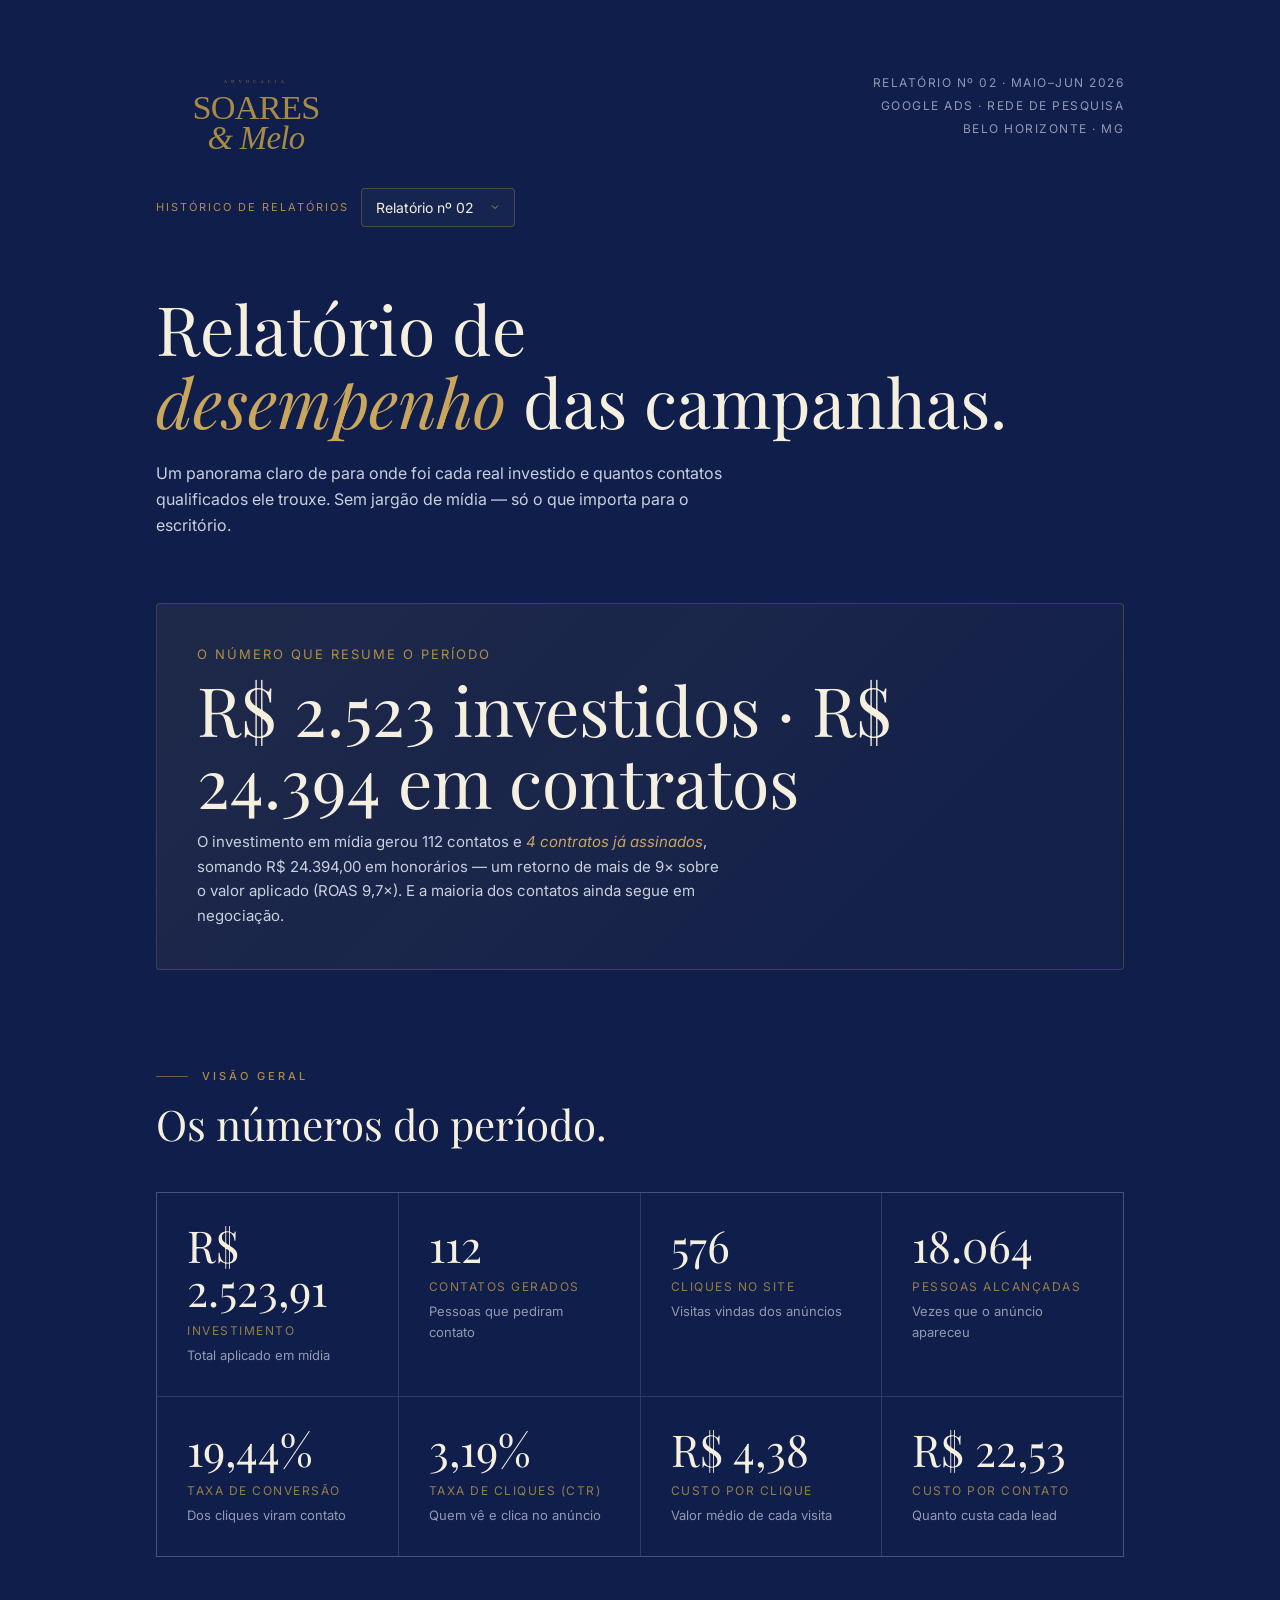
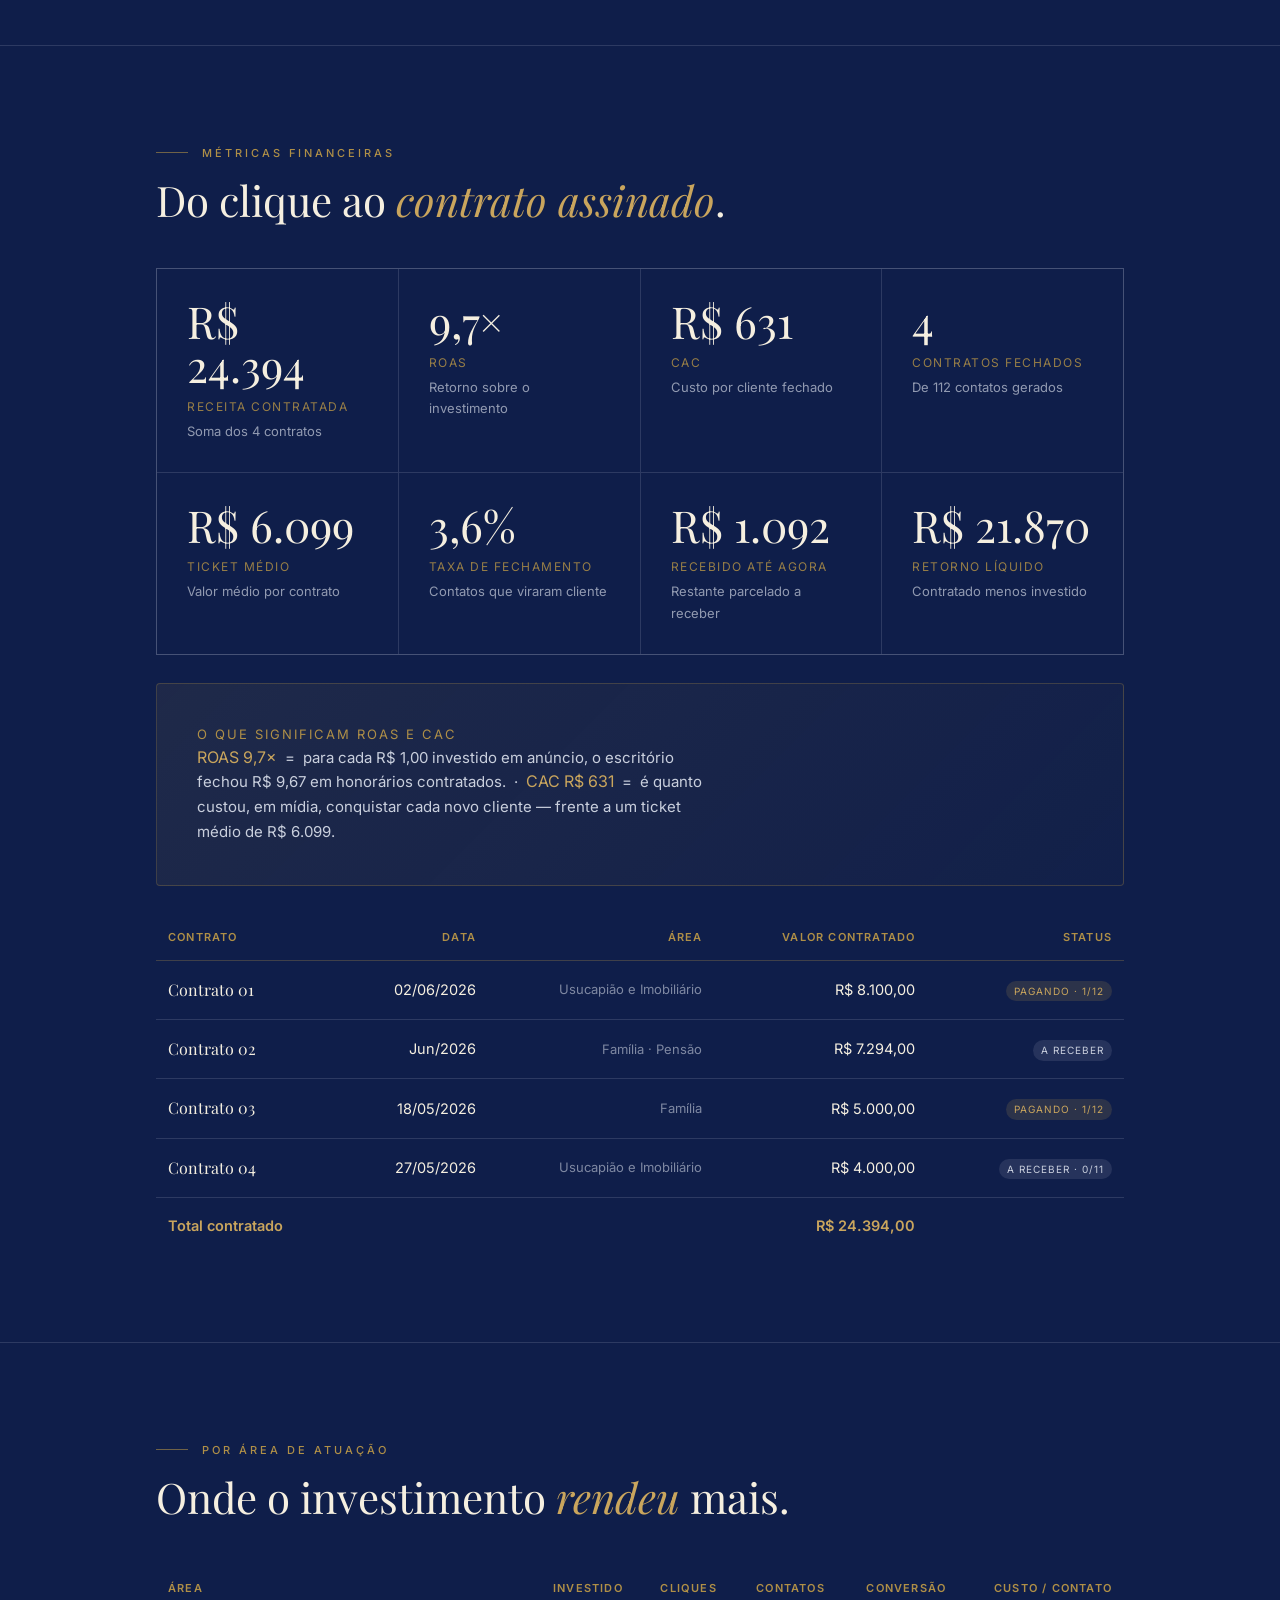
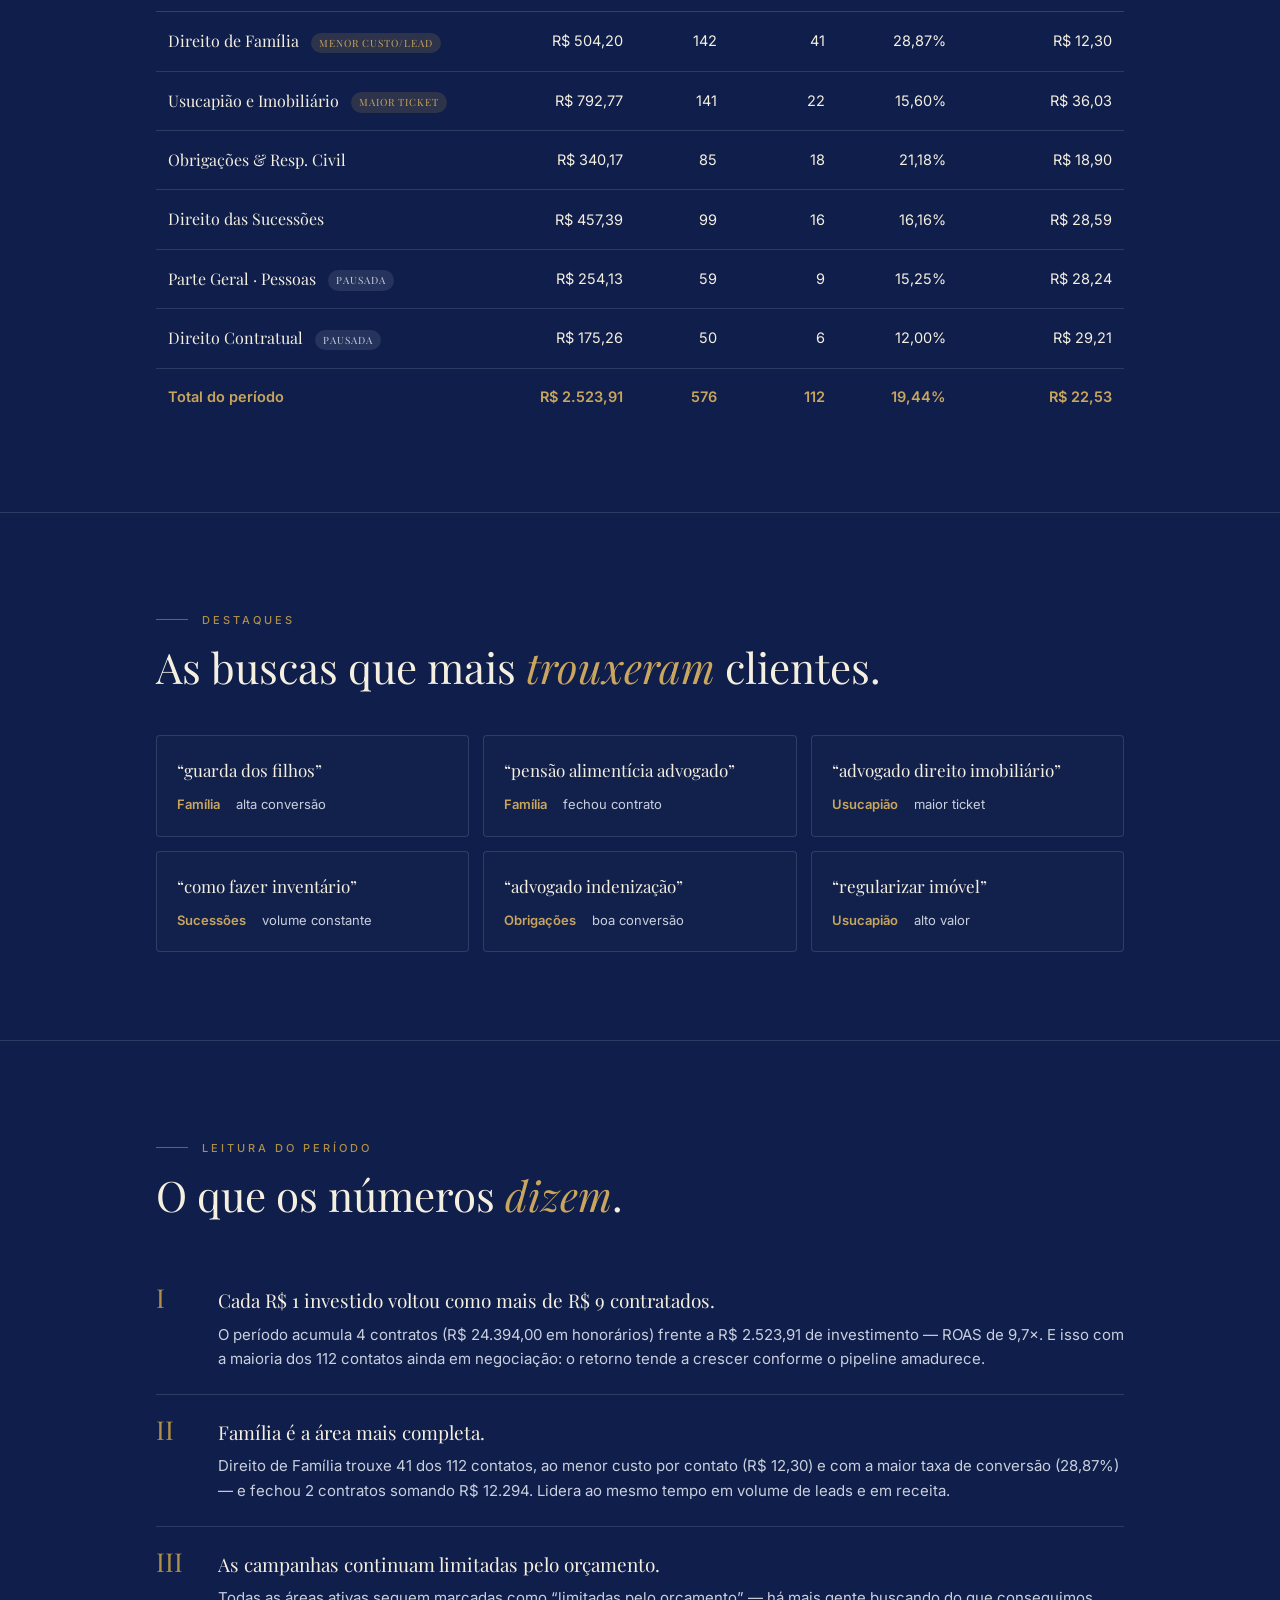
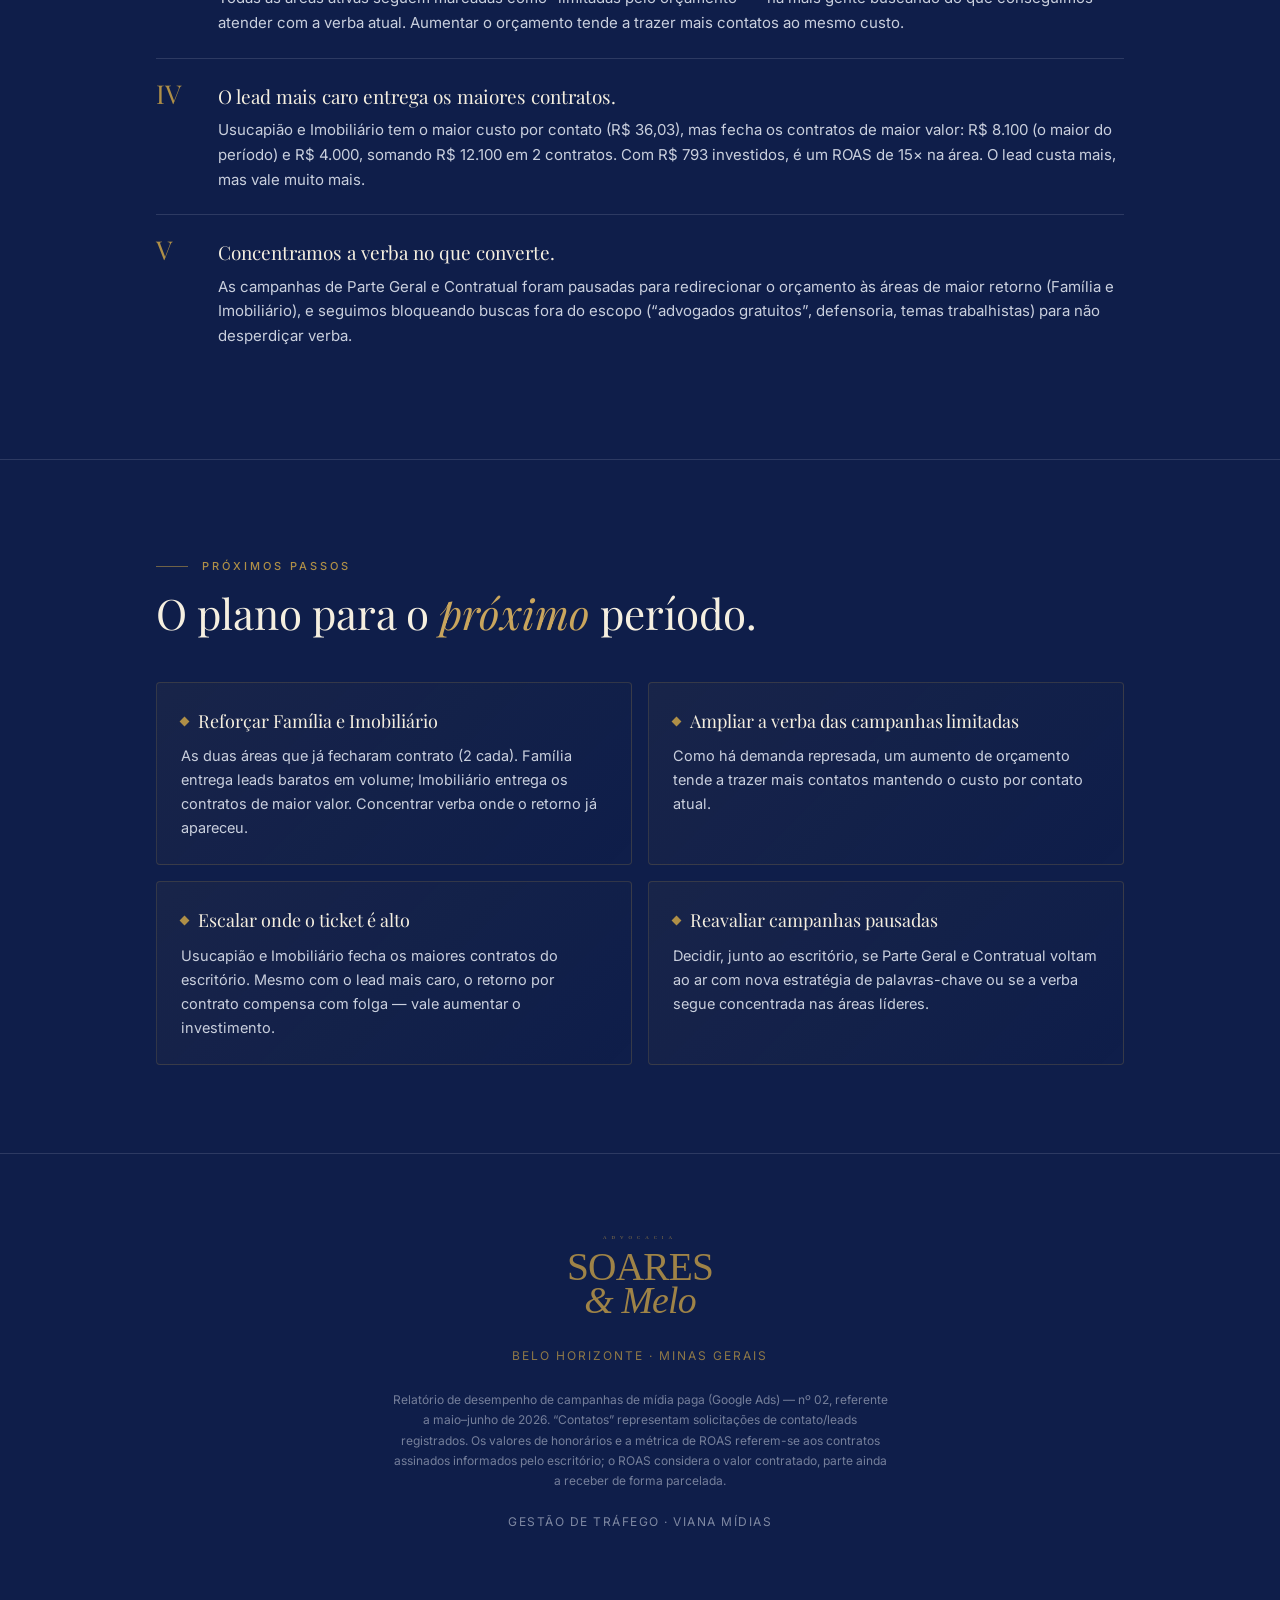
<file: report/02/index.html>
<!DOCTYPE html>
<html lang="pt-BR">
<head>
  <meta charset="UTF-8" />
  <meta name="viewport" content="width=device-width, initial-scale=1.0" />
  <meta name="robots" content="noindex, nofollow" />
  <title>Relatório de Desempenho nº 02 · Soares e Melo Advocacia</title>
  <meta name="description" content="Relatório de desempenho das campanhas de Google Ads — Soares e Melo Advocacia." />

  <link rel="preconnect" href="https://fonts.googleapis.com" />
  <link rel="preconnect" href="https://fonts.gstatic.com" crossorigin />
  <link href="https://fonts.googleapis.com/css2?family=Playfair+Display:ital@0;1&family=Inter:wght@400;500;600&display=swap" rel="stylesheet" />

  <style>
    :root{
      --navy:#0F1E4A; --navy-deep:#0A1538; --ivory:#F5EFE0; --ivory-soft:#FBF8F0;
      --gold:#AF8F47; --gold-soft:#C9A55D; --mist:#C9CFDD; --ink:#1a1a1a;
      --serif:'Playfair Display',Georgia,serif; --sans:'Inter',system-ui,sans-serif;
      --line:rgba(201,207,221,.16);
    }
    *,*::before,*::after{box-sizing:border-box}
    html{-webkit-font-smoothing:antialiased;scroll-behavior:smooth}
    body{margin:0;font-family:var(--sans);font-size:16px;line-height:1.65;color:var(--mist);background:var(--navy);overflow-x:hidden}
    img,svg{display:block;max-width:100%;height:auto}
    h1,h2,h3,p{margin:0}
    em{font-style:italic;color:var(--gold-soft)}
    .wrap{max-width:1080px;margin:0 auto;padding:0 clamp(20px,5vw,56px)}
    .kicker{display:inline-flex;align-items:center;gap:14px;font-size:11px;font-weight:500;letter-spacing:3px;text-transform:uppercase;color:var(--gold)}
    .kicker::before{content:"";width:32px;height:1px;background:var(--gold);opacity:.6}
    .hair{height:1px;background:var(--line);border:0;margin:0}

    /* SWITCH / HISTÓRICO */
    .report-switch{display:flex;align-items:center;gap:12px;margin-top:30px;flex-wrap:wrap}
    .report-switch__lbl{font-size:11px;letter-spacing:2px;text-transform:uppercase;color:var(--gold)}
    .report-switch select{appearance:none;-webkit-appearance:none;background:rgba(255,255,255,.03);color:var(--ivory);border:1px solid rgba(175,143,71,.35);border-radius:4px;padding:10px 40px 10px 14px;font-family:var(--sans);font-size:14px;cursor:pointer;background-image:url("data:image/svg+xml,%3Csvg xmlns='http://www.w3.org/2000/svg' width='12' height='12' viewBox='0 0 24 24' fill='none' stroke='%23AF8F47' stroke-width='2'%3E%3Cpath d='M6 9l6 6 6-6'/%3E%3C/svg%3E");background-repeat:no-repeat;background-position:right 13px center}
    .report-switch select:focus{outline:none;border-color:var(--gold)}
    .report-switch option{background:var(--navy-deep);color:var(--ivory)}

    /* HEADER */
    header.rep{padding:clamp(40px,7vw,72px) 0 0}
    .rep__top{display:flex;justify-content:space-between;align-items:flex-start;gap:24px;flex-wrap:wrap}
    .rep__top img{width:200px;opacity:.96}
    .rep__meta{text-align:right;font-size:12px;letter-spacing:1.5px;text-transform:uppercase;color:var(--mist);opacity:.7;line-height:1.9}
    .rep__title{margin:clamp(40px,6vw,64px) 0 0;font-family:var(--serif);font-weight:400;color:var(--ivory);font-size:clamp(36px,5.5vw,68px);line-height:1.08}
    .rep__lede{margin:22px 0 0;max-width:60ch;font-size:clamp(16px,1.1vw,18px);color:var(--mist)}

    /* HERO METRIC */
    .headline-metric{margin:clamp(44px,6vw,64px) 0 0;padding:clamp(28px,4vw,40px);background:linear-gradient(135deg,rgba(175,143,71,.10),rgba(175,143,71,.02));border:1px solid rgba(175,143,71,.28);border-radius:4px}
    .headline-metric p{font-size:13px;letter-spacing:2px;text-transform:uppercase;color:var(--gold)}
    .headline-metric strong{display:block;margin-top:8px;font-family:var(--serif);font-weight:400;color:var(--ivory);font-size:clamp(34px,6vw,68px);line-height:1.05}
    .headline-metric span{display:block;margin-top:14px;color:var(--mist);font-size:15px;max-width:58ch}

    /* SECTIONS */
    section{padding:clamp(48px,7vw,88px) 0}
    .sec-head{margin-bottom:clamp(28px,4vw,44px)}
    .sec-head h2{margin-top:14px;font-family:var(--serif);font-weight:400;color:var(--ivory);font-size:clamp(26px,3.4vw,42px);line-height:1.15}

    /* KPI GRID */
    .kpis{display:grid;grid-template-columns:repeat(4,1fr);gap:1px;background:var(--line);border:1px solid var(--line)}
    .kpi{background:var(--navy);padding:clamp(20px,3vw,30px)}
    .kpi__num{font-family:var(--serif);font-size:clamp(28px,3.6vw,44px);color:var(--ivory);line-height:1}
    .kpi__lbl{margin-top:10px;font-size:12px;letter-spacing:1.5px;text-transform:uppercase;color:var(--gold);opacity:.85}
    .kpi__sub{margin-top:4px;font-size:13px;color:var(--mist);opacity:.7}
    @media(max-width:780px){.kpis{grid-template-columns:repeat(2,1fr)}}

    /* TABLE */
    .tbl{width:100%;border-collapse:collapse;font-size:14.5px}
    .tbl thead th{text-align:right;padding:14px 12px;font-size:11px;letter-spacing:1.2px;text-transform:uppercase;color:var(--gold);border-bottom:1px solid rgba(175,143,71,.3);font-weight:600}
    .tbl thead th:first-child{text-align:left}
    .tbl tbody td{padding:16px 12px;text-align:right;border-bottom:1px solid var(--line);color:var(--ivory)}
    .tbl tbody td:first-child{text-align:left}
    .tbl .area{font-family:var(--serif);font-size:16px}
    .tbl .muted{color:var(--mist);opacity:.6;font-size:13px}
    .badge{display:inline-block;margin-left:8px;padding:2px 8px;font-size:10px;letter-spacing:1px;text-transform:uppercase;border-radius:99px;background:rgba(175,143,71,.18);color:var(--gold-soft);vertical-align:middle}
    .badge--off{background:rgba(201,207,221,.12);color:var(--mist)}
    .tbl tfoot td{padding:16px 12px;text-align:right;border-top:1px solid rgba(175,143,71,.3);color:var(--gold-soft);font-weight:600}
    .tbl tfoot td:first-child{text-align:left}
    .tbl-scroll{overflow-x:auto}
    @media(max-width:680px){.tbl{font-size:13px}.tbl thead th,.tbl tbody td,.tbl tfoot td{padding:11px 7px}}

    /* KEYWORDS */
    .kw-grid{display:grid;grid-template-columns:repeat(3,1fr);gap:14px}
    .kw{padding:20px;border:1px solid var(--line);border-radius:4px;background:rgba(255,255,255,.015)}
    .kw__term{font-family:var(--serif);font-size:17px;color:var(--ivory)}
    .kw__data{margin-top:10px;font-size:13px;color:var(--mist);display:flex;gap:16px}
    .kw__data b{color:var(--gold-soft);font-weight:600}
    @media(max-width:780px){.kw-grid{grid-template-columns:1fr}}

    /* INSIGHTS */
    .insight{display:flex;gap:20px;padding:22px 0;border-bottom:1px solid var(--line)}
    .insight:last-child{border-bottom:0}
    .insight__n{font-family:var(--serif);font-size:26px;color:var(--gold);line-height:1;min-width:42px}
    .insight__b h3{font-family:var(--serif);font-weight:400;color:var(--ivory);font-size:19px;margin-bottom:6px}
    .insight__b p{color:var(--mist);font-size:15px}

    /* NEXT STEPS */
    .steps{display:grid;grid-template-columns:repeat(2,1fr);gap:16px}
    .step{padding:24px;border:1px solid rgba(175,143,71,.22);border-radius:4px;background:linear-gradient(135deg,rgba(175,143,71,.06),transparent)}
    .step h3{font-family:var(--serif);font-weight:400;color:var(--ivory);font-size:18px;margin-bottom:8px;display:flex;align-items:center;gap:10px}
    .step h3::before{content:"";width:7px;height:7px;background:var(--gold);transform:rotate(45deg);flex:none}
    .step p{color:var(--mist);font-size:14.5px}
    @media(max-width:680px){.steps{grid-template-columns:1fr}}

    /* FOOTER */
    footer.rep{padding:clamp(40px,6vw,72px) 0;text-align:center}
    footer.rep img{width:230px;margin:0 auto 22px;opacity:.9}
    footer.rep .loc{font-size:12px;letter-spacing:2px;text-transform:uppercase;color:var(--gold);opacity:.8}
    footer.rep .disc{margin:24px auto 0;max-width:62ch;font-size:12px;color:var(--mist);opacity:.55;line-height:1.7}
    footer.rep .by{margin-top:20px;font-size:12px;letter-spacing:1.5px;text-transform:uppercase;color:var(--mist);opacity:.6}
  </style>
</head>
<body>

<header class="rep">
  <div class="wrap">
    <div class="rep__top">
      <img src="../../brand/svg/soares-melo-editorial-ouro.svg" alt="Soares e Melo Advocacia" width="200" height="86" />
      <div class="rep__meta">
        Relatório nº 02 · Maio–Jun 2026<br />
        Google Ads · Rede de Pesquisa<br />
        Belo Horizonte · MG
      </div>
    </div>

    <div class="report-switch">
      <span class="report-switch__lbl">Histórico de relatórios</span>
      <select onchange="if(this.value)location.href=this.value" aria-label="Selecionar relatório">
        <option value="/report/">Relatório nº 03</option>
        <option value="/report/02/" selected>Relatório nº 02</option>
        <option value="/report/01/">Relatório nº 01</option>
      </select>
    </div>

    <h1 class="rep__title">Relatório de<br /><em>desempenho</em> das campanhas.</h1>
    <p class="rep__lede">Um panorama claro de para onde foi cada real investido e quantos contatos qualificados ele trouxe. Sem jargão de mídia — só o que importa para o escritório.</p>

    <div class="headline-metric">
      <p>O número que resume o período</p>
      <strong>R$ 2.523 investidos · R$ 24.394 em contratos</strong>
      <span>O investimento em mídia gerou 112 contatos e <em>4 contratos já assinados</em>, somando R$ 24.394,00 em honorários — um retorno de mais de 9× sobre o valor aplicado (ROAS 9,7×). E a maioria dos contatos ainda segue em negociação.</span>
    </div>
  </div>
</header>

<section>
  <div class="wrap">
    <div class="sec-head">
      <span class="kicker">Visão geral</span>
      <h2>Os números do período.</h2>
    </div>

    <div class="kpis">
      <div class="kpi">
        <div class="kpi__num" data-count="2523" data-prefix="R$ " data-dec=",91">R$ 2.523,91</div>
        <div class="kpi__lbl">Investimento</div>
        <div class="kpi__sub">Total aplicado em mídia</div>
      </div>
      <div class="kpi">
        <div class="kpi__num" data-count="112">112</div>
        <div class="kpi__lbl">Contatos gerados</div>
        <div class="kpi__sub">Pessoas que pediram contato</div>
      </div>
      <div class="kpi">
        <div class="kpi__num" data-count="576">576</div>
        <div class="kpi__lbl">Cliques no site</div>
        <div class="kpi__sub">Visitas vindas dos anúncios</div>
      </div>
      <div class="kpi">
        <div class="kpi__num">18.064</div>
        <div class="kpi__lbl">Pessoas alcançadas</div>
        <div class="kpi__sub">Vezes que o anúncio apareceu</div>
      </div>
      <div class="kpi">
        <div class="kpi__num">19,44%</div>
        <div class="kpi__lbl">Taxa de conversão</div>
        <div class="kpi__sub">Dos cliques viram contato</div>
      </div>
      <div class="kpi">
        <div class="kpi__num">3,19%</div>
        <div class="kpi__lbl">Taxa de cliques (CTR)</div>
        <div class="kpi__sub">Quem vê e clica no anúncio</div>
      </div>
      <div class="kpi">
        <div class="kpi__num">R$ 4,38</div>
        <div class="kpi__lbl">Custo por clique</div>
        <div class="kpi__sub">Valor médio de cada visita</div>
      </div>
      <div class="kpi">
        <div class="kpi__num">R$ 22,53</div>
        <div class="kpi__lbl">Custo por contato</div>
        <div class="kpi__sub">Quanto custa cada lead</div>
      </div>
    </div>
  </div>
</section>

<hr class="hair" />

<section>
  <div class="wrap">
    <div class="sec-head">
      <span class="kicker">Métricas financeiras</span>
      <h2>Do clique ao <em>contrato assinado</em>.</h2>
    </div>

    <div class="kpis">
      <div class="kpi">
        <div class="kpi__num">R$ 24.394</div>
        <div class="kpi__lbl">Receita contratada</div>
        <div class="kpi__sub">Soma dos 4 contratos</div>
      </div>
      <div class="kpi">
        <div class="kpi__num">9,7×</div>
        <div class="kpi__lbl">ROAS</div>
        <div class="kpi__sub">Retorno sobre o investimento</div>
      </div>
      <div class="kpi">
        <div class="kpi__num" data-count="631" data-prefix="R$ ">R$ 631</div>
        <div class="kpi__lbl">CAC</div>
        <div class="kpi__sub">Custo por cliente fechado</div>
      </div>
      <div class="kpi">
        <div class="kpi__num" data-count="4">4</div>
        <div class="kpi__lbl">Contratos fechados</div>
        <div class="kpi__sub">De 112 contatos gerados</div>
      </div>
      <div class="kpi">
        <div class="kpi__num">R$ 6.099</div>
        <div class="kpi__lbl">Ticket médio</div>
        <div class="kpi__sub">Valor médio por contrato</div>
      </div>
      <div class="kpi">
        <div class="kpi__num">3,6%</div>
        <div class="kpi__lbl">Taxa de fechamento</div>
        <div class="kpi__sub">Contatos que viraram cliente</div>
      </div>
      <div class="kpi">
        <div class="kpi__num">R$ 1.092</div>
        <div class="kpi__lbl">Recebido até agora</div>
        <div class="kpi__sub">Restante parcelado a receber</div>
      </div>
      <div class="kpi">
        <div class="kpi__num">R$ 21.870</div>
        <div class="kpi__lbl">Retorno líquido</div>
        <div class="kpi__sub">Contratado menos investido</div>
      </div>
    </div>

    <div class="headline-metric" style="margin-top:28px">
      <p>O que significam ROAS e CAC</p>
      <span style="margin-top:0"><strong style="font-size:16px;font-family:var(--sans);color:var(--gold-soft);display:inline">ROAS 9,7×</strong> &nbsp;=&nbsp; para cada R$ 1,00 investido em anúncio, o escritório fechou R$ 9,67 em honorários contratados. &nbsp;·&nbsp; <strong style="font-size:16px;font-family:var(--sans);color:var(--gold-soft);display:inline">CAC R$ 631</strong> &nbsp;=&nbsp; é quanto custou, em mídia, conquistar cada novo cliente — frente a um ticket médio de R$ 6.099.</span>
    </div>

    <div class="tbl-scroll" style="margin-top:28px">
      <table class="tbl">
        <thead>
          <tr>
            <th>Contrato</th>
            <th>Data</th>
            <th>Área</th>
            <th>Valor contratado</th>
            <th>Status</th>
          </tr>
        </thead>
        <tbody>
          <tr>
            <td class="area">Contrato 01</td>
            <td>02/06/2026</td><td class="muted">Usucapião e Imobiliário</td><td>R$ 8.100,00</td>
            <td><span class="badge">Pagando · 1/12</span></td>
          </tr>
          <tr>
            <td class="area">Contrato 02</td>
            <td>Jun/2026</td><td class="muted">Família · Pensão</td><td>R$ 7.294,00</td>
            <td><span class="badge badge--off">A receber</span></td>
          </tr>
          <tr>
            <td class="area">Contrato 03</td>
            <td>18/05/2026</td><td class="muted">Família</td><td>R$ 5.000,00</td>
            <td><span class="badge">Pagando · 1/12</span></td>
          </tr>
          <tr>
            <td class="area">Contrato 04</td>
            <td>27/05/2026</td><td class="muted">Usucapião e Imobiliário</td><td>R$ 4.000,00</td>
            <td><span class="badge badge--off">A receber · 0/11</span></td>
          </tr>
        </tbody>
        <tfoot>
          <tr>
            <td>Total contratado</td>
            <td></td><td></td><td>R$ 24.394,00</td><td></td>
          </tr>
        </tfoot>
      </table>
    </div>
  </div>
</section>

<hr class="hair" />

<section>
  <div class="wrap">
    <div class="sec-head">
      <span class="kicker">Por área de atuação</span>
      <h2>Onde o investimento <em>rendeu</em> mais.</h2>
    </div>

    <div class="tbl-scroll">
      <table class="tbl">
        <thead>
          <tr>
            <th>Área</th>
            <th>Investido</th>
            <th>Cliques</th>
            <th>Contatos</th>
            <th>Conversão</th>
            <th>Custo / contato</th>
          </tr>
        </thead>
        <tbody>
          <tr>
            <td class="area">Direito de Família <span class="badge">Menor custo/lead</span></td>
            <td>R$ 504,20</td><td>142</td><td>41</td><td>28,87%</td><td>R$ 12,30</td>
          </tr>
          <tr>
            <td class="area">Usucapião e Imobiliário <span class="badge">Maior ticket</span></td>
            <td>R$ 792,77</td><td>141</td><td>22</td><td>15,60%</td><td>R$ 36,03</td>
          </tr>
          <tr>
            <td class="area">Obrigações &amp; Resp. Civil</td>
            <td>R$ 340,17</td><td>85</td><td>18</td><td>21,18%</td><td>R$ 18,90</td>
          </tr>
          <tr>
            <td class="area">Direito das Sucessões</td>
            <td>R$ 457,39</td><td>99</td><td>16</td><td>16,16%</td><td>R$ 28,59</td>
          </tr>
          <tr>
            <td class="area">Parte Geral · Pessoas <span class="badge badge--off">Pausada</span></td>
            <td>R$ 254,13</td><td>59</td><td>9</td><td>15,25%</td><td>R$ 28,24</td>
          </tr>
          <tr>
            <td class="area">Direito Contratual <span class="badge badge--off">Pausada</span></td>
            <td>R$ 175,26</td><td>50</td><td>6</td><td>12,00%</td><td>R$ 29,21</td>
          </tr>
        </tbody>
        <tfoot>
          <tr>
            <td>Total do período</td>
            <td>R$ 2.523,91</td><td>576</td><td>112</td><td>19,44%</td><td>R$ 22,53</td>
          </tr>
        </tfoot>
      </table>
    </div>
  </div>
</section>

<hr class="hair" />

<section>
  <div class="wrap">
    <div class="sec-head">
      <span class="kicker">Destaques</span>
      <h2>As buscas que mais <em>trouxeram</em> clientes.</h2>
    </div>

    <div class="kw-grid">
      <div class="kw"><div class="kw__term">“guarda dos filhos”</div><div class="kw__data"><span><b>Família</b></span><span>alta conversão</span></div></div>
      <div class="kw"><div class="kw__term">“pensão alimentícia advogado”</div><div class="kw__data"><span><b>Família</b></span><span>fechou contrato</span></div></div>
      <div class="kw"><div class="kw__term">“advogado direito imobiliário”</div><div class="kw__data"><span><b>Usucapião</b></span><span>maior ticket</span></div></div>
      <div class="kw"><div class="kw__term">“como fazer inventário”</div><div class="kw__data"><span><b>Sucessões</b></span><span>volume constante</span></div></div>
      <div class="kw"><div class="kw__term">“advogado indenização”</div><div class="kw__data"><span><b>Obrigações</b></span><span>boa conversão</span></div></div>
      <div class="kw"><div class="kw__term">“regularizar imóvel”</div><div class="kw__data"><span><b>Usucapião</b></span><span>alto valor</span></div></div>
    </div>
  </div>
</section>

<hr class="hair" />

<section>
  <div class="wrap">
    <div class="sec-head">
      <span class="kicker">Leitura do período</span>
      <h2>O que os números <em>dizem</em>.</h2>
    </div>

    <div class="insight">
      <div class="insight__n">I</div>
      <div class="insight__b">
        <h3>Cada R$ 1 investido voltou como mais de R$ 9 contratados.</h3>
        <p>O período acumula 4 contratos (R$ 24.394,00 em honorários) frente a R$ 2.523,91 de investimento — ROAS de 9,7×. E isso com a maioria dos 112 contatos ainda em negociação: o retorno tende a crescer conforme o pipeline amadurece.</p>
      </div>
    </div>
    <div class="insight">
      <div class="insight__n">II</div>
      <div class="insight__b">
        <h3>Família é a área mais completa.</h3>
        <p>Direito de Família trouxe 41 dos 112 contatos, ao menor custo por contato (R$ 12,30) e com a maior taxa de conversão (28,87%) — e fechou 2 contratos somando R$ 12.294. Lidera ao mesmo tempo em volume de leads e em receita.</p>
      </div>
    </div>
    <div class="insight">
      <div class="insight__n">III</div>
      <div class="insight__b">
        <h3>As campanhas continuam limitadas pelo orçamento.</h3>
        <p>Todas as áreas ativas seguem marcadas como “limitadas pelo orçamento” — há mais gente buscando do que conseguimos atender com a verba atual. Aumentar o orçamento tende a trazer mais contatos ao mesmo custo.</p>
      </div>
    </div>
    <div class="insight">
      <div class="insight__n">IV</div>
      <div class="insight__b">
        <h3>O lead mais caro entrega os maiores contratos.</h3>
        <p>Usucapião e Imobiliário tem o maior custo por contato (R$ 36,03), mas fecha os contratos de maior valor: R$ 8.100 (o maior do período) e R$ 4.000, somando R$ 12.100 em 2 contratos. Com R$ 793 investidos, é um ROAS de 15× na área. O lead custa mais, mas vale muito mais.</p>
      </div>
    </div>
    <div class="insight">
      <div class="insight__n">V</div>
      <div class="insight__b">
        <h3>Concentramos a verba no que converte.</h3>
        <p>As campanhas de Parte Geral e Contratual foram pausadas para redirecionar o orçamento às áreas de maior retorno (Família e Imobiliário), e seguimos bloqueando buscas fora do escopo (“advogados gratuitos”, defensoria, temas trabalhistas) para não desperdiçar verba.</p>
      </div>
    </div>
  </div>
</section>

<hr class="hair" />

<section>
  <div class="wrap">
    <div class="sec-head">
      <span class="kicker">Próximos passos</span>
      <h2>O plano para o <em>próximo</em> período.</h2>
    </div>

    <div class="steps">
      <div class="step">
        <h3>Reforçar Família e Imobiliário</h3>
        <p>As duas áreas que já fecharam contrato (2 cada). Família entrega leads baratos em volume; Imobiliário entrega os contratos de maior valor. Concentrar verba onde o retorno já apareceu.</p>
      </div>
      <div class="step">
        <h3>Ampliar a verba das campanhas limitadas</h3>
        <p>Como há demanda represada, um aumento de orçamento tende a trazer mais contatos mantendo o custo por contato atual.</p>
      </div>
      <div class="step">
        <h3>Escalar onde o ticket é alto</h3>
        <p>Usucapião e Imobiliário fecha os maiores contratos do escritório. Mesmo com o lead mais caro, o retorno por contrato compensa com folga — vale aumentar o investimento.</p>
      </div>
      <div class="step">
        <h3>Reavaliar campanhas pausadas</h3>
        <p>Decidir, junto ao escritório, se Parte Geral e Contratual voltam ao ar com nova estratégia de palavras-chave ou se a verba segue concentrada nas áreas líderes.</p>
      </div>
    </div>
  </div>
</section>

<hr class="hair" />

<footer class="rep">
  <div class="wrap">
    <img src="../../brand/svg/soares-melo-editorial-ouro.svg" alt="Soares e Melo Advocacia" width="230" height="98" />
    <p class="loc">Belo Horizonte · Minas Gerais</p>
    <p class="disc">Relatório de desempenho de campanhas de mídia paga (Google Ads) — nº 02, referente a maio–junho de 2026. “Contatos” representam solicitações de contato/leads registrados. Os valores de honorários e a métrica de ROAS referem-se aos contratos assinados informados pelo escritório; o ROAS considera o valor contratado, parte ainda a receber de forma parcelada.</p>
    <p class="by">Gestão de tráfego · Viana Mídias</p>
  </div>
</footer>

<script>
  const els = document.querySelectorAll('[data-count]');
  const io = new IntersectionObserver((entries)=>{
    entries.forEach(e=>{
      if(!e.isIntersecting) return;
      const el = e.target; io.unobserve(el);
      const end = +el.dataset.count, pre = el.dataset.prefix||'', dec = el.dataset.dec||'';
      let cur = 0; const step = end/60;
      const tick = ()=>{
        cur += step;
        if(cur < end){ el.textContent = pre + Math.floor(cur).toLocaleString('pt-BR') + (dec?'':''); requestAnimationFrame(tick); }
        else { el.textContent = pre + end.toLocaleString('pt-BR') + dec; }
      };
      tick();
    });
  },{threshold:.4});
  els.forEach(el=>io.observe(el));
</script>

</body>
</html>
</file>
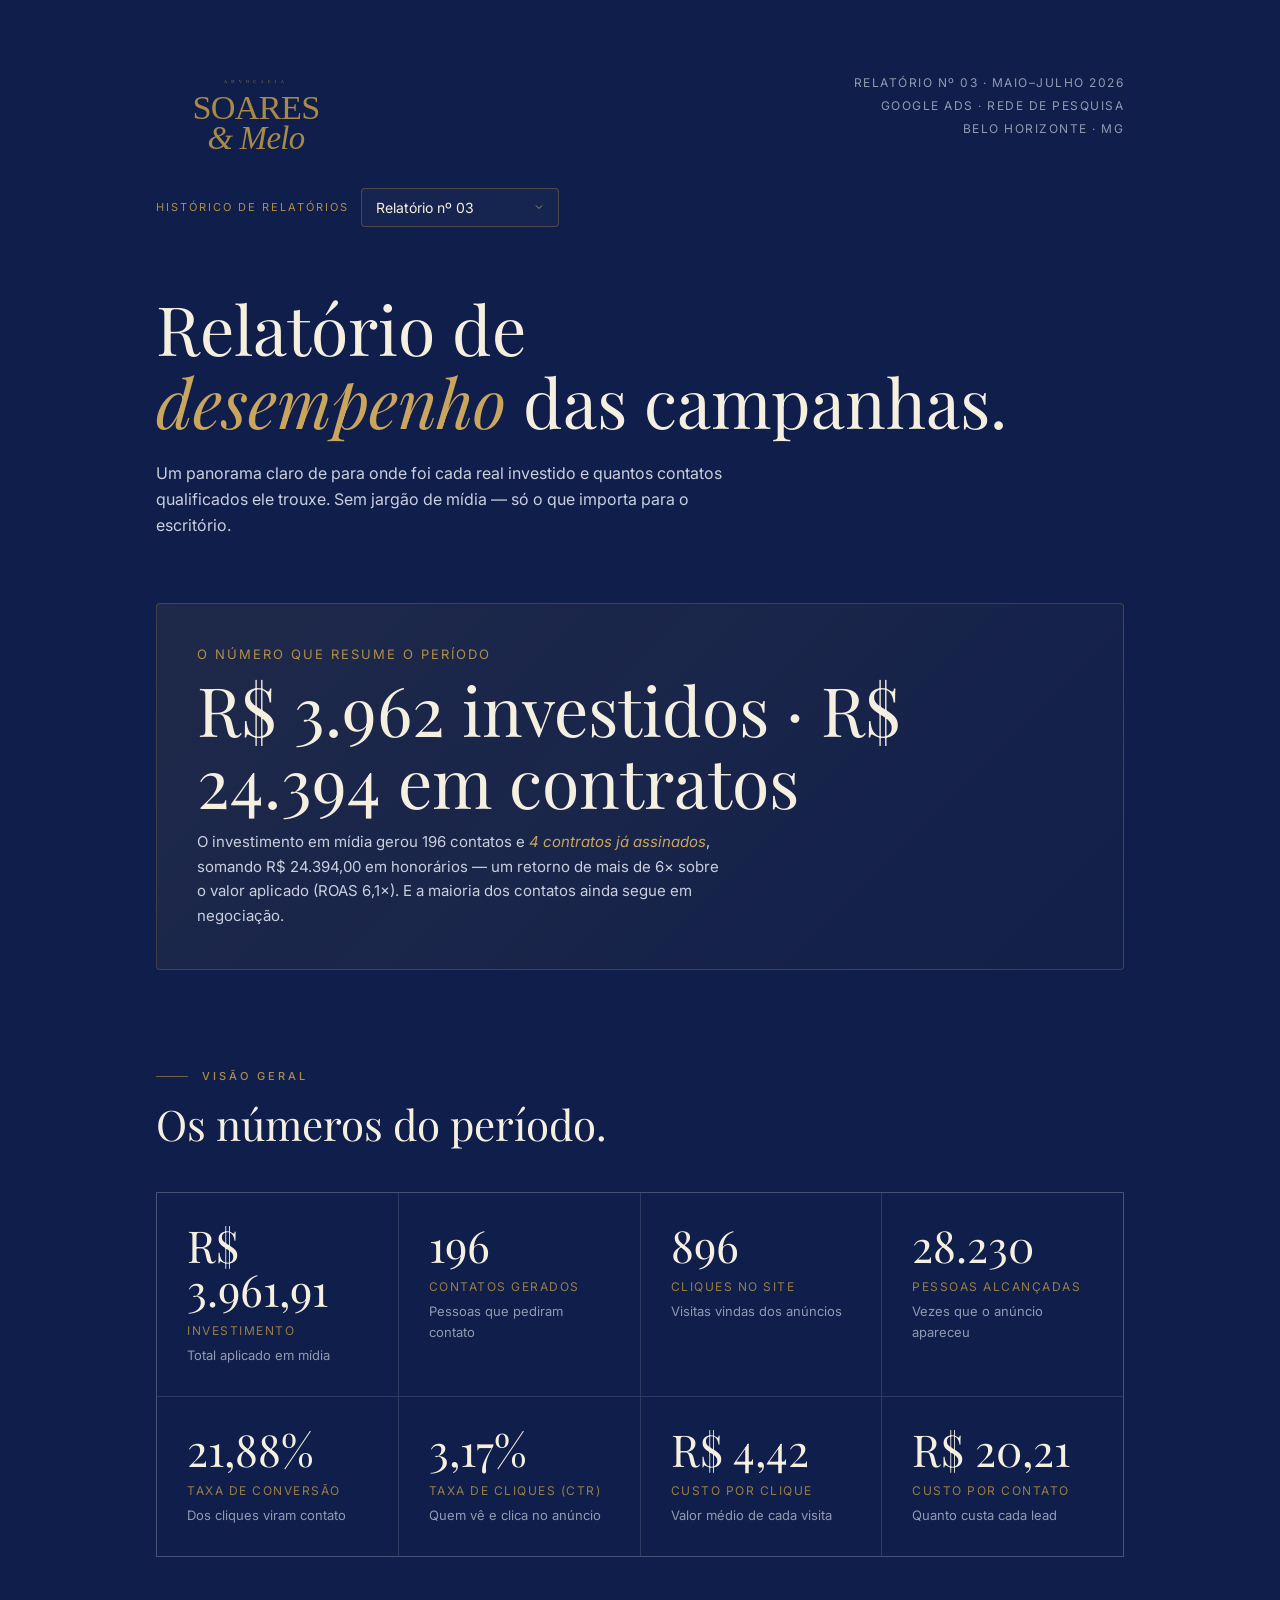
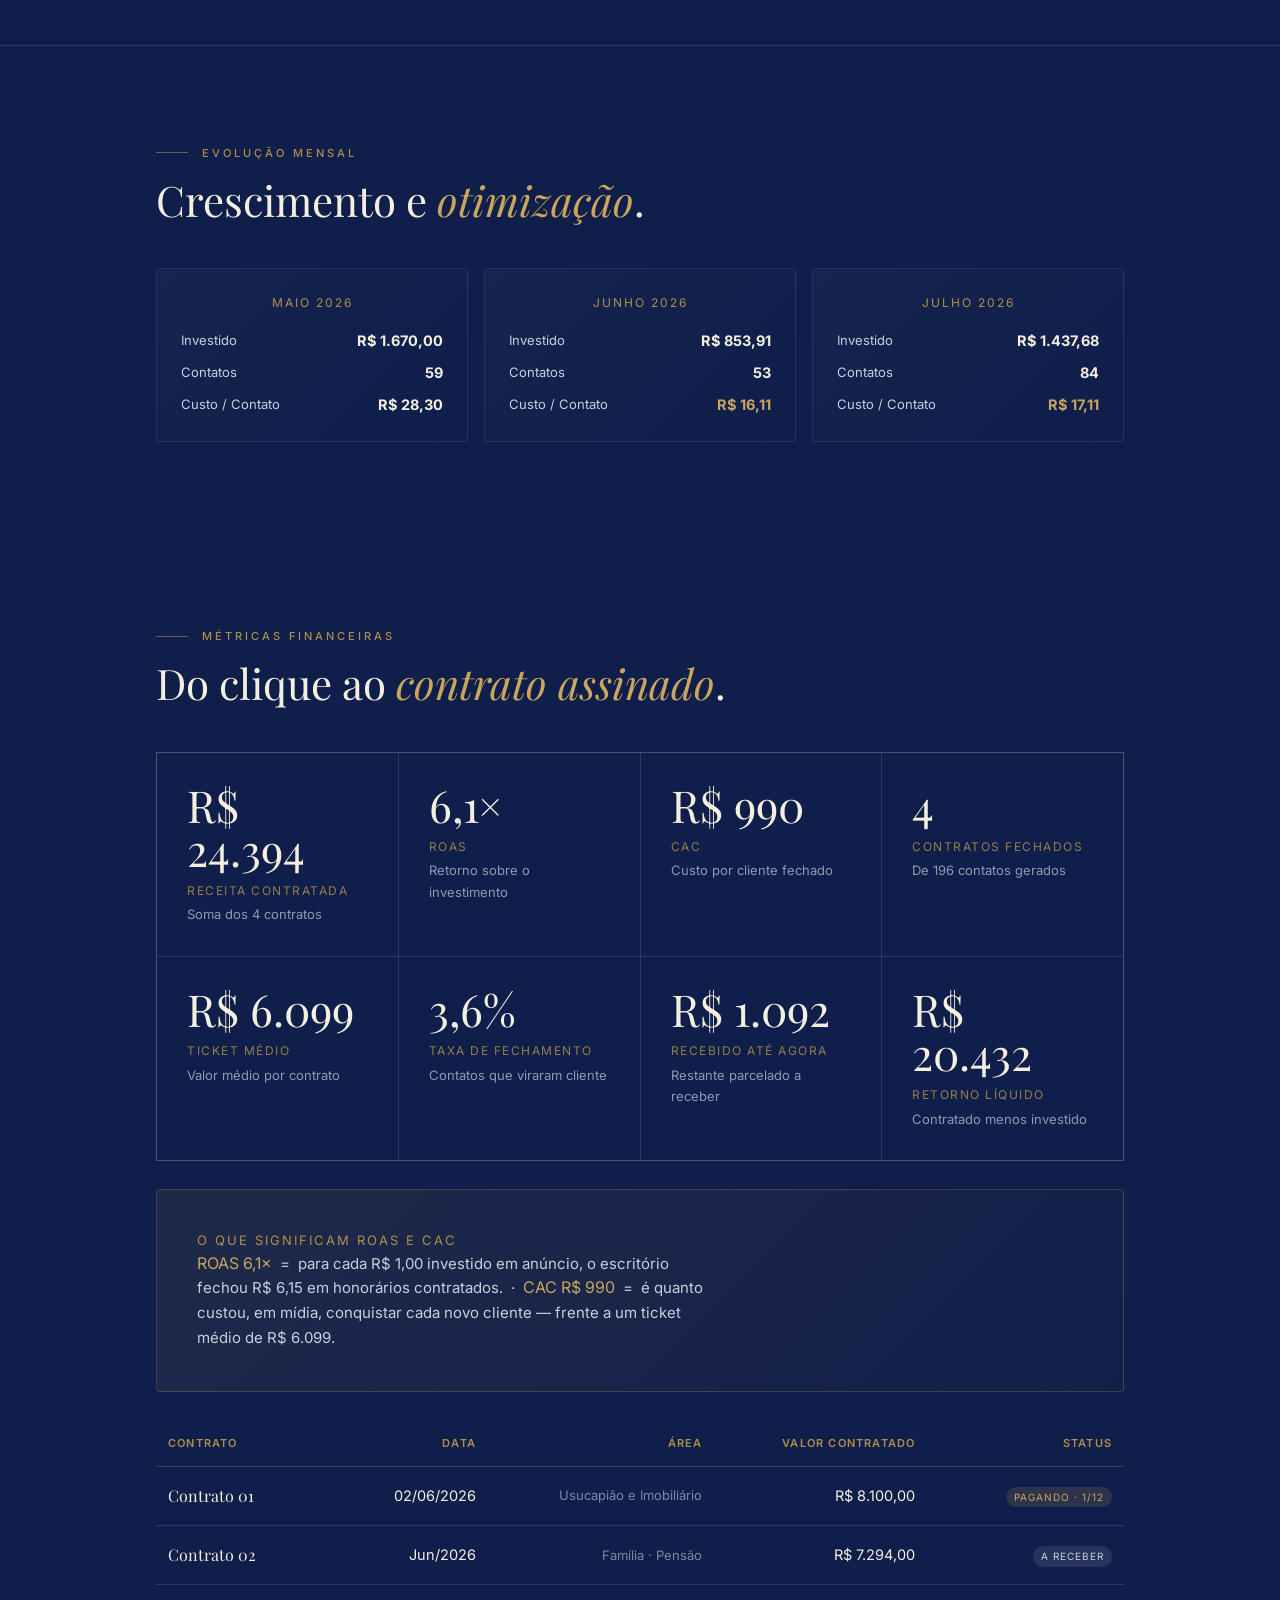
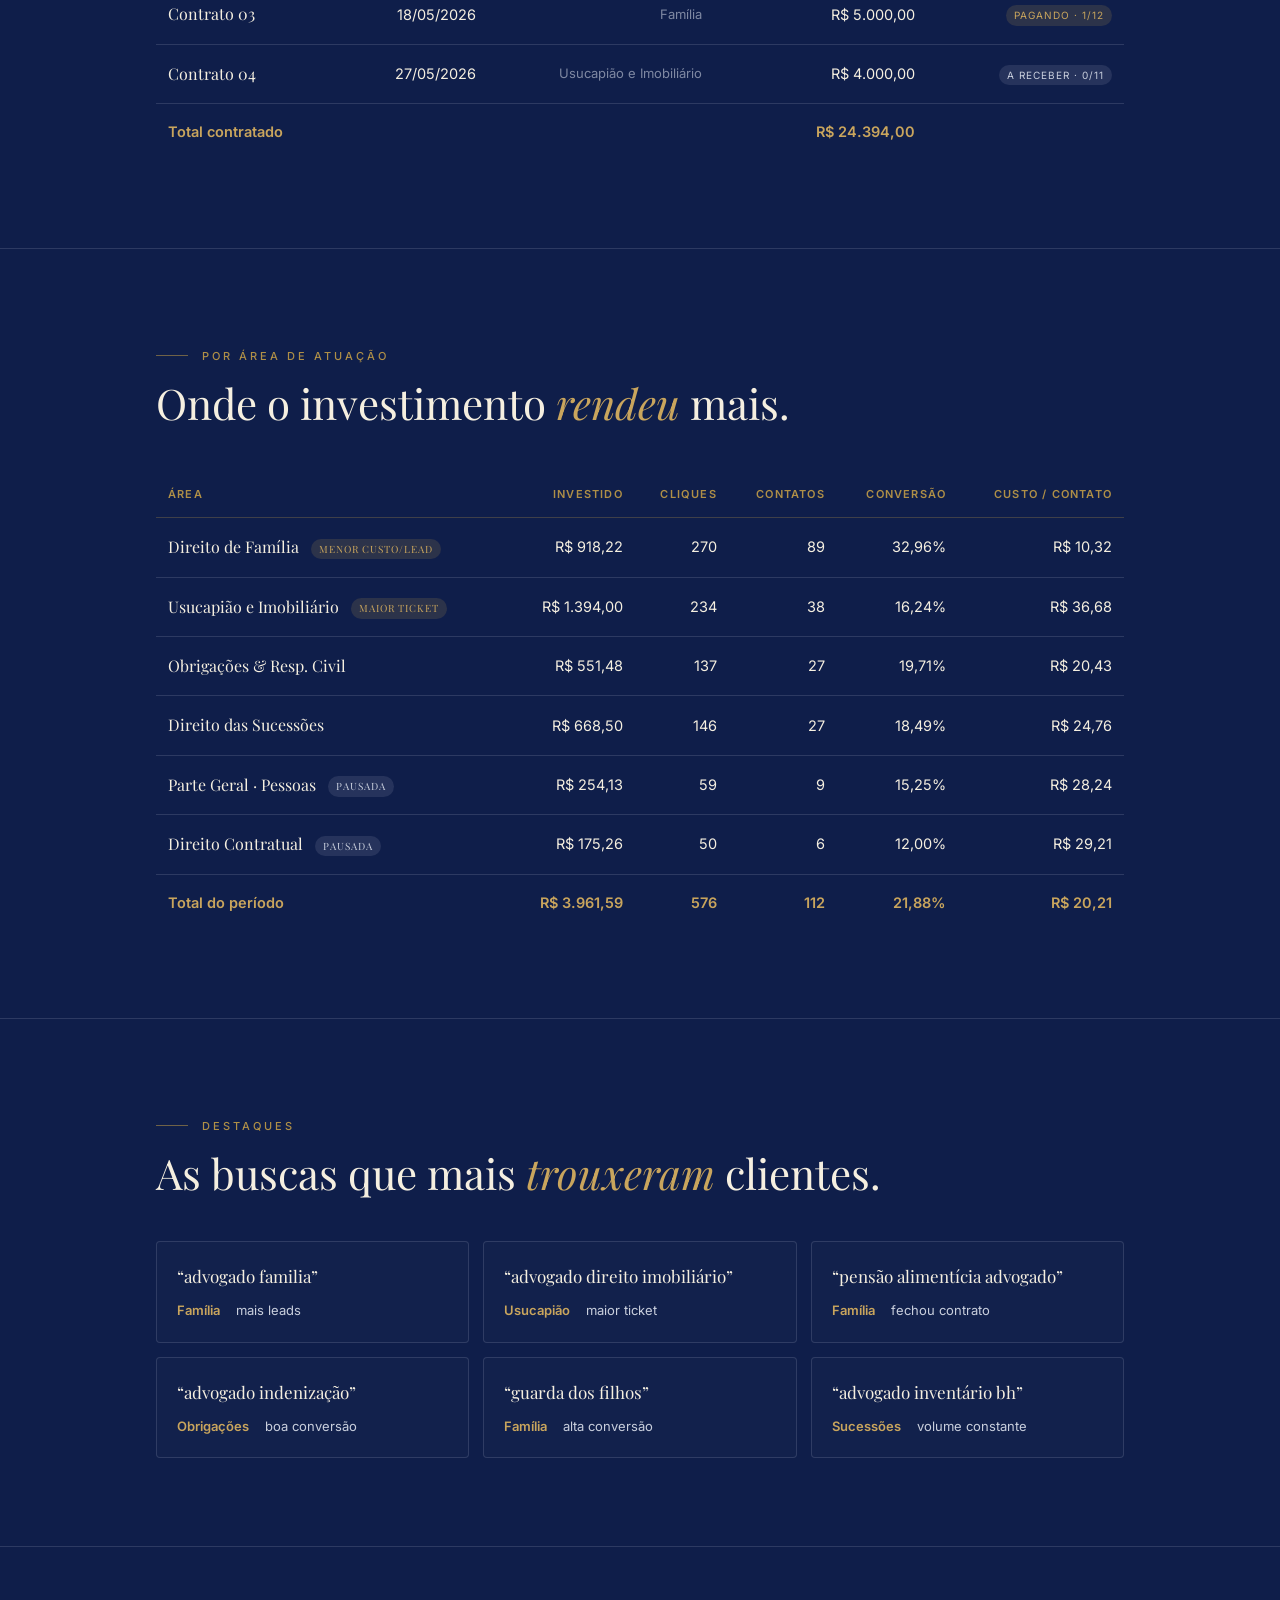
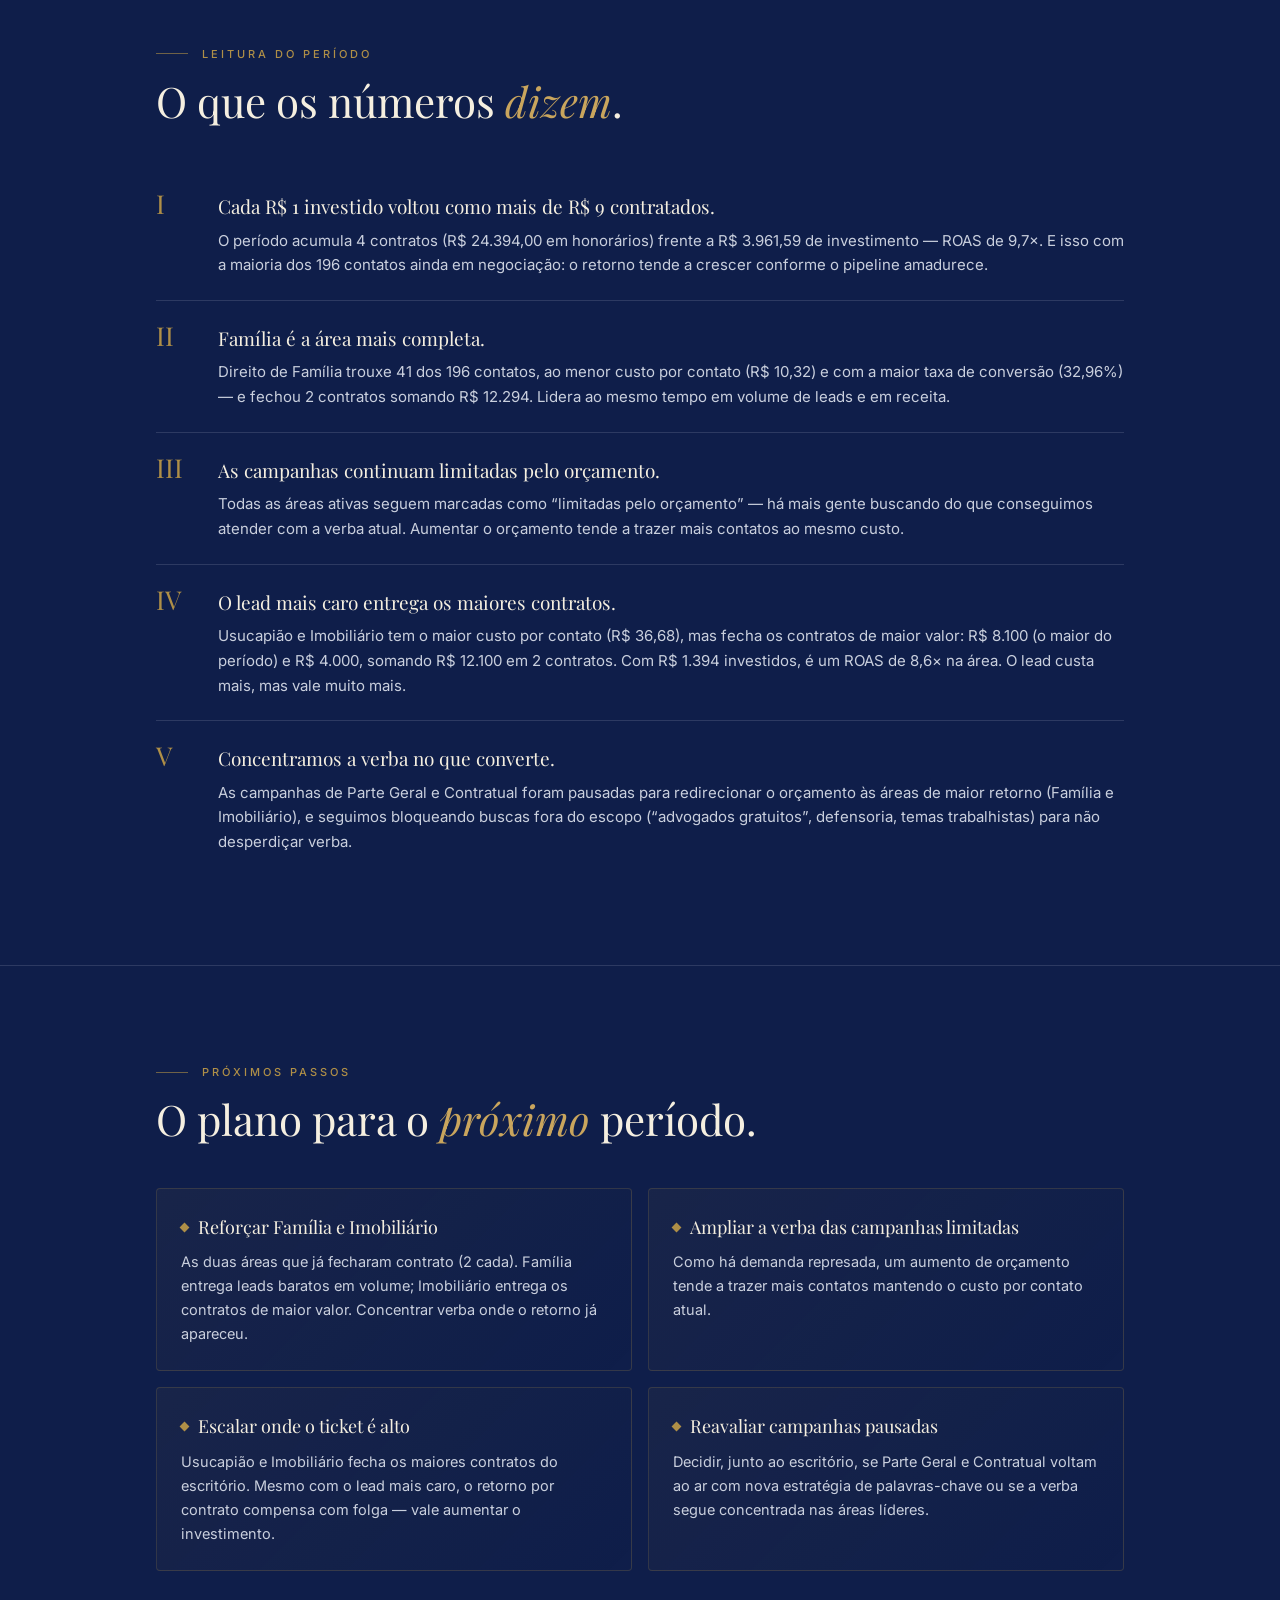
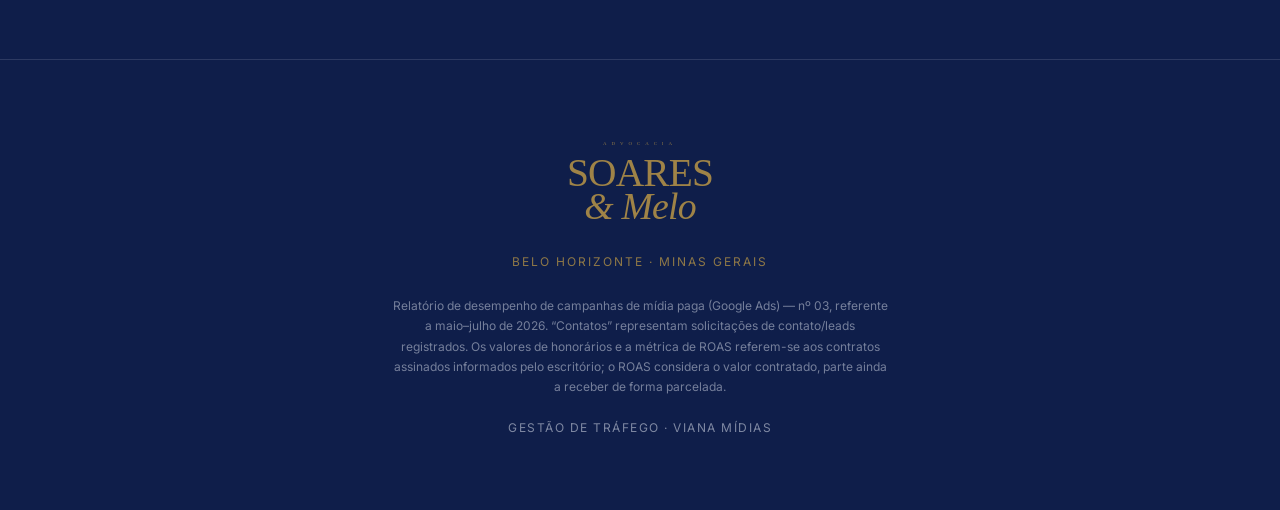
<file: report/03/index.html>
<!DOCTYPE html>
<html lang="pt-BR">
<head>
  <meta charset="UTF-8" />
  <meta name="viewport" content="width=device-width, initial-scale=1.0" />
  <meta name="robots" content="noindex, nofollow" />
  <title>Relatório de Desempenho nº 02 · Soares e Melo Advocacia</title>
  <meta name="description" content="Relatório de desempenho das campanhas de Google Ads — Soares e Melo Advocacia." />

  <link rel="preconnect" href="https://fonts.googleapis.com" />
  <link rel="preconnect" href="https://fonts.gstatic.com" crossorigin />
  <link href="https://fonts.googleapis.com/css2?family=Playfair+Display:ital@0;1&family=Inter:wght@400;500;600&display=swap" rel="stylesheet" />

  <style>
    :root{
      --navy:#0F1E4A; --navy-deep:#0A1538; --ivory:#F5EFE0; --ivory-soft:#FBF8F0;
      --gold:#AF8F47; --gold-soft:#C9A55D; --mist:#C9CFDD; --ink:#1a1a1a;
      --serif:'Playfair Display',Georgia,serif; --sans:'Inter',system-ui,sans-serif;
      --line:rgba(201,207,221,.16);
    }
    *,*::before,*::after{box-sizing:border-box}
    html{-webkit-font-smoothing:antialiased;scroll-behavior:smooth}
    body{margin:0;font-family:var(--sans);font-size:16px;line-height:1.65;color:var(--mist);background:var(--navy);overflow-x:hidden}
    img,svg{display:block;max-width:100%;height:auto}
    h1,h2,h3,p{margin:0}
    em{font-style:italic;color:var(--gold-soft)}
    .wrap{max-width:1080px;margin:0 auto;padding:0 clamp(20px,5vw,56px)}
    .kicker{display:inline-flex;align-items:center;gap:14px;font-size:11px;font-weight:500;letter-spacing:3px;text-transform:uppercase;color:var(--gold)}
    .kicker::before{content:"";width:32px;height:1px;background:var(--gold);opacity:.6}
    .hair{height:1px;background:var(--line);border:0;margin:0}

    /* SWITCH / HISTÓRICO */
    .report-switch{display:flex;align-items:center;gap:12px;margin-top:30px;flex-wrap:wrap}
    .report-switch__lbl{font-size:11px;letter-spacing:2px;text-transform:uppercase;color:var(--gold)}
    .report-switch select{appearance:none;-webkit-appearance:none;background:rgba(255,255,255,.03);color:var(--ivory);border:1px solid rgba(175,143,71,.35);border-radius:4px;padding:10px 40px 10px 14px;font-family:var(--sans);font-size:14px;cursor:pointer;background-image:url("data:image/svg+xml,%3Csvg xmlns='http://www.w3.org/2000/svg' width='12' height='12' viewBox='0 0 24 24' fill='none' stroke='%23AF8F47' stroke-width='2'%3E%3Cpath d='M6 9l6 6 6-6'/%3E%3C/svg%3E");background-repeat:no-repeat;background-position:right 13px center}
    .report-switch select:focus{outline:none;border-color:var(--gold)}
    .report-switch option{background:var(--navy-deep);color:var(--ivory)}

    /* HEADER */
    header.rep{padding:clamp(40px,7vw,72px) 0 0}
    .rep__top{display:flex;justify-content:space-between;align-items:flex-start;gap:24px;flex-wrap:wrap}
    .rep__top img{width:200px;opacity:.96}
    .rep__meta{text-align:right;font-size:12px;letter-spacing:1.5px;text-transform:uppercase;color:var(--mist);opacity:.7;line-height:1.9}
    .rep__title{margin:clamp(40px,6vw,64px) 0 0;font-family:var(--serif);font-weight:400;color:var(--ivory);font-size:clamp(36px,5.5vw,68px);line-height:1.08}
    .rep__lede{margin:22px 0 0;max-width:60ch;font-size:clamp(16px,1.1vw,18px);color:var(--mist)}

    /* HERO METRIC */
    .headline-metric{margin:clamp(44px,6vw,64px) 0 0;padding:clamp(28px,4vw,40px);background:linear-gradient(135deg,rgba(175,143,71,.10),rgba(175,143,71,.02));border:1px solid rgba(175,143,71,.28);border-radius:4px}
    .headline-metric p{font-size:13px;letter-spacing:2px;text-transform:uppercase;color:var(--gold)}
    .headline-metric strong{display:block;margin-top:8px;font-family:var(--serif);font-weight:400;color:var(--ivory);font-size:clamp(34px,6vw,68px);line-height:1.05}
    .headline-metric span{display:block;margin-top:14px;color:var(--mist);font-size:15px;max-width:58ch}

    /* SECTIONS */
    section{padding:clamp(48px,7vw,88px) 0}
    .sec-head{margin-bottom:clamp(28px,4vw,44px)}
    .sec-head h2{margin-top:14px;font-family:var(--serif);font-weight:400;color:var(--ivory);font-size:clamp(26px,3.4vw,42px);line-height:1.15}

    /* KPI GRID */
    .kpis{display:grid;grid-template-columns:repeat(4,1fr);gap:1px;background:var(--line);border:1px solid var(--line)}
    .kpi{background:var(--navy);padding:clamp(20px,3vw,30px)}
    .kpi__num{font-family:var(--serif);font-size:clamp(28px,3.6vw,44px);color:var(--ivory);line-height:1}
    .kpi__lbl{margin-top:10px;font-size:12px;letter-spacing:1.5px;text-transform:uppercase;color:var(--gold);opacity:.85}
    .kpi__sub{margin-top:4px;font-size:13px;color:var(--mist);opacity:.7}
    @media(max-width:780px){.kpis{grid-template-columns:repeat(2,1fr)}}

    /* TABLE */
    .tbl{width:100%;border-collapse:collapse;font-size:14.5px}
    .tbl thead th{text-align:right;padding:14px 12px;font-size:11px;letter-spacing:1.2px;text-transform:uppercase;color:var(--gold);border-bottom:1px solid rgba(175,143,71,.3);font-weight:600}
    .tbl thead th:first-child{text-align:left}
    .tbl tbody td{padding:16px 12px;text-align:right;border-bottom:1px solid var(--line);color:var(--ivory)}
    .tbl tbody td:first-child{text-align:left}
    .tbl .area{font-family:var(--serif);font-size:16px}
    .tbl .muted{color:var(--mist);opacity:.6;font-size:13px}
    .badge{display:inline-block;margin-left:8px;padding:2px 8px;font-size:10px;letter-spacing:1px;text-transform:uppercase;border-radius:99px;background:rgba(175,143,71,.18);color:var(--gold-soft);vertical-align:middle}
    .badge--off{background:rgba(201,207,221,.12);color:var(--mist)}
    .tbl tfoot td{padding:16px 12px;text-align:right;border-top:1px solid rgba(175,143,71,.3);color:var(--gold-soft);font-weight:600}
    .tbl tfoot td:first-child{text-align:left}
    .tbl-scroll{overflow-x:auto}
    @media(max-width:680px){.tbl{font-size:13px}.tbl thead th,.tbl tbody td,.tbl tfoot td{padding:11px 7px}}

    
    /* MONTHLY EVOLUTION */
    .monthly-grid{display:grid;grid-template-columns:repeat(3, 1fr);gap:16px}
    .month-card{padding:24px;background:linear-gradient(135deg, rgba(255,255,255,.03), transparent);border:1px solid rgba(201,207,221,.1);border-radius:4px;text-align:center}
    .month-card__title{font-size:12px;letter-spacing:2px;text-transform:uppercase;color:var(--gold);margin-bottom:16px}
    .month-card__data{display:flex;flex-direction:column;gap:8px}
    .month-card__metric{display:flex;justify-content:space-between;align-items:center;font-size:14.5px;color:var(--ivory)}
    .month-card__metric span{color:var(--mist);font-size:13px}
    @media(max-width:680px){.monthly-grid{grid-template-columns:1fr}}

    /* KEYWORDS */
    .kw-grid{display:grid;grid-template-columns:repeat(3,1fr);gap:14px}
    .kw{padding:20px;border:1px solid var(--line);border-radius:4px;background:rgba(255,255,255,.015)}
    .kw__term{font-family:var(--serif);font-size:17px;color:var(--ivory)}
    .kw__data{margin-top:10px;font-size:13px;color:var(--mist);display:flex;gap:16px}
    .kw__data b{color:var(--gold-soft);font-weight:600}
    @media(max-width:780px){.kw-grid{grid-template-columns:1fr}}

    /* INSIGHTS */
    .insight{display:flex;gap:20px;padding:22px 0;border-bottom:1px solid var(--line)}
    .insight:last-child{border-bottom:0}
    .insight__n{font-family:var(--serif);font-size:26px;color:var(--gold);line-height:1;min-width:42px}
    .insight__b h3{font-family:var(--serif);font-weight:400;color:var(--ivory);font-size:19px;margin-bottom:6px}
    .insight__b p{color:var(--mist);font-size:15px}

    /* NEXT STEPS */
    .steps{display:grid;grid-template-columns:repeat(2,1fr);gap:16px}
    .step{padding:24px;border:1px solid rgba(175,143,71,.22);border-radius:4px;background:linear-gradient(135deg,rgba(175,143,71,.06),transparent)}
    .step h3{font-family:var(--serif);font-weight:400;color:var(--ivory);font-size:18px;margin-bottom:8px;display:flex;align-items:center;gap:10px}
    .step h3::before{content:"";width:7px;height:7px;background:var(--gold);transform:rotate(45deg);flex:none}
    .step p{color:var(--mist);font-size:14.5px}
    @media(max-width:680px){.steps{grid-template-columns:1fr}}

    /* FOOTER */
    footer.rep{padding:clamp(40px,6vw,72px) 0;text-align:center}
    footer.rep img{width:230px;margin:0 auto 22px;opacity:.9}
    footer.rep .loc{font-size:12px;letter-spacing:2px;text-transform:uppercase;color:var(--gold);opacity:.8}
    footer.rep .disc{margin:24px auto 0;max-width:62ch;font-size:12px;color:var(--mist);opacity:.55;line-height:1.7}
    footer.rep .by{margin-top:20px;font-size:12px;letter-spacing:1.5px;text-transform:uppercase;color:var(--mist);opacity:.6}
  </style>
</head>
<body>

<header class="rep">
  <div class="wrap">
    <div class="rep__top">
      <img src="../../brand/svg/soares-melo-editorial-ouro.svg" alt="Soares e Melo Advocacia" width="200" height="86" />
      <div class="rep__meta">
        Relatório nº 03 · Maio–Julho 2026<br />
        Google Ads · Rede de Pesquisa<br />
        Belo Horizonte · MG
      </div>
    </div>

    <div class="report-switch">
      <span class="report-switch__lbl">Histórico de relatórios</span>
      <select onchange="if(this.value)location.href=this.value" aria-label="Selecionar relatório">
        <option value="/report/">Relatório nº 04 · atual</option>
        <option value="/report/03/" selected>Relatório nº 03</option>
        <option value="/report/02/">Relatório nº 02</option>
        <option value="/report/01/">Relatório nº 01</option>
      </select>
    </div>

    <h1 class="rep__title">Relatório de<br /><em>desempenho</em> das campanhas.</h1>
    <p class="rep__lede">Um panorama claro de para onde foi cada real investido e quantos contatos qualificados ele trouxe. Sem jargão de mídia — só o que importa para o escritório.</p>

    <div class="headline-metric">
      <p>O número que resume o período</p>
      <strong>R$ 3.962 investidos · R$ 24.394 em contratos</strong>
      <span>O investimento em mídia gerou 196 contatos e <em>4 contratos já assinados</em>, somando R$ 24.394,00 em honorários — um retorno de mais de 6× sobre o valor aplicado (ROAS 6,1×). E a maioria dos contatos ainda segue em negociação.</span>
    </div>
  </div>
</header>

<section>
  <div class="wrap">
    <div class="sec-head">
      <span class="kicker">Visão geral</span>
      <h2>Os números do período.</h2>
    </div>

    <div class="kpis">
      <div class="kpi">
        <div class="kpi__num" data-count="3961" data-prefix="R$ " data-dec=",91">R$ 3.961,59</div>
        <div class="kpi__lbl">Investimento</div>
        <div class="kpi__sub">Total aplicado em mídia</div>
      </div>
      <div class="kpi">
        <div class="kpi__num" data-count="196">196</div>
        <div class="kpi__lbl">Contatos gerados</div>
        <div class="kpi__sub">Pessoas que pediram contato</div>
      </div>
      <div class="kpi">
        <div class="kpi__num" data-count="896">896</div>
        <div class="kpi__lbl">Cliques no site</div>
        <div class="kpi__sub">Visitas vindas dos anúncios</div>
      </div>
      <div class="kpi">
        <div class="kpi__num">28.230</div>
        <div class="kpi__lbl">Pessoas alcançadas</div>
        <div class="kpi__sub">Vezes que o anúncio apareceu</div>
      </div>
      <div class="kpi">
        <div class="kpi__num">21,88%</div>
        <div class="kpi__lbl">Taxa de conversão</div>
        <div class="kpi__sub">Dos cliques viram contato</div>
      </div>
      <div class="kpi">
        <div class="kpi__num">3,17%</div>
        <div class="kpi__lbl">Taxa de cliques (CTR)</div>
        <div class="kpi__sub">Quem vê e clica no anúncio</div>
      </div>
      <div class="kpi">
        <div class="kpi__num">R$ 4,42</div>
        <div class="kpi__lbl">Custo por clique</div>
        <div class="kpi__sub">Valor médio de cada visita</div>
      </div>
      <div class="kpi">
        <div class="kpi__num">R$ 20,21</div>
        <div class="kpi__lbl">Custo por contato</div>
        <div class="kpi__sub">Quanto custa cada lead</div>
      </div>
    </div>
  </div>
</section>

<hr class="hair" />

<section>
  <div class="wrap">
    <div class="sec-head">
      <span class="kicker">Evolução Mensal</span>
      <h2>Crescimento e <em>otimização</em>.</h2>
    </div>

    <div class="monthly-grid">
      <div class="month-card">
        <div class="month-card__title">Maio 2026</div>
        <div class="month-card__data">
          <div class="month-card__metric"><span>Investido</span> <b>R$ 1.670,00</b></div>
          <div class="month-card__metric"><span>Contatos</span> <b>59</b></div>
          <div class="month-card__metric"><span>Custo / Contato</span> <b>R$ 28,30</b></div>
        </div>
      </div>
      <div class="month-card">
        <div class="month-card__title">Junho 2026</div>
        <div class="month-card__data">
          <div class="month-card__metric"><span>Investido</span> <b>R$ 853,91</b></div>
          <div class="month-card__metric"><span>Contatos</span> <b>53</b></div>
          <div class="month-card__metric"><span>Custo / Contato</span> <b style="color:var(--gold-soft)">R$ 16,11</b></div>
        </div>
      </div>
      <div class="month-card">
        <div class="month-card__title">Julho 2026</div>
        <div class="month-card__data">
          <div class="month-card__metric"><span>Investido</span> <b>R$ 1.437,68</b></div>
          <div class="month-card__metric"><span>Contatos</span> <b>84</b></div>
          <div class="month-card__metric"><span>Custo / Contato</span> <b style="color:var(--gold-soft)">R$ 17,11</b></div>
        </div>
      </div>
    </div>
  </div>
</section>

<section>
  <div class="wrap">
    <div class="sec-head">
      <span class="kicker">Métricas financeiras</span>
      <h2>Do clique ao <em>contrato assinado</em>.</h2>
    </div>

    <div class="kpis">
      <div class="kpi">
        <div class="kpi__num">R$ 24.394</div>
        <div class="kpi__lbl">Receita contratada</div>
        <div class="kpi__sub">Soma dos 4 contratos</div>
      </div>
      <div class="kpi">
        <div class="kpi__num">6,1×</div>
        <div class="kpi__lbl">ROAS</div>
        <div class="kpi__sub">Retorno sobre o investimento</div>
      </div>
      <div class="kpi">
        <div class="kpi__num" data-count="990" data-prefix="R$ ">R$ 990</div>
        <div class="kpi__lbl">CAC</div>
        <div class="kpi__sub">Custo por cliente fechado</div>
      </div>
      <div class="kpi">
        <div class="kpi__num" data-count="4">4</div>
        <div class="kpi__lbl">Contratos fechados</div>
        <div class="kpi__sub">De 196 contatos gerados</div>
      </div>
      <div class="kpi">
        <div class="kpi__num">R$ 6.099</div>
        <div class="kpi__lbl">Ticket médio</div>
        <div class="kpi__sub">Valor médio por contrato</div>
      </div>
      <div class="kpi">
        <div class="kpi__num">3,6%</div>
        <div class="kpi__lbl">Taxa de fechamento</div>
        <div class="kpi__sub">Contatos que viraram cliente</div>
      </div>
      <div class="kpi">
        <div class="kpi__num">R$ 1.092</div>
        <div class="kpi__lbl">Recebido até agora</div>
        <div class="kpi__sub">Restante parcelado a receber</div>
      </div>
      <div class="kpi">
        <div class="kpi__num">R$ 20.432</div>
        <div class="kpi__lbl">Retorno líquido</div>
        <div class="kpi__sub">Contratado menos investido</div>
      </div>
    </div>

    <div class="headline-metric" style="margin-top:28px">
      <p>O que significam ROAS e CAC</p>
      <span style="margin-top:0"><strong style="font-size:16px;font-family:var(--sans);color:var(--gold-soft);display:inline">ROAS 6,1×</strong> &nbsp;=&nbsp; para cada R$ 1,00 investido em anúncio, o escritório fechou R$ 6,15 em honorários contratados. &nbsp;·&nbsp; <strong style="font-size:16px;font-family:var(--sans);color:var(--gold-soft);display:inline">CAC R$ 990</strong> &nbsp;=&nbsp; é quanto custou, em mídia, conquistar cada novo cliente — frente a um ticket médio de R$ 6.099.</span>
    </div>

    <div class="tbl-scroll" style="margin-top:28px">
      <table class="tbl">
        <thead>
          <tr>
            <th>Contrato</th>
            <th>Data</th>
            <th>Área</th>
            <th>Valor contratado</th>
            <th>Status</th>
          </tr>
        </thead>
        <tbody>
          <tr>
            <td class="area">Contrato 01</td>
            <td>02/06/2026</td><td class="muted">Usucapião e Imobiliário</td><td>R$ 8.100,00</td>
            <td><span class="badge">Pagando · 1/12</span></td>
          </tr>
          <tr>
            <td class="area">Contrato 02</td>
            <td>Jun/2026</td><td class="muted">Família · Pensão</td><td>R$ 7.294,00</td>
            <td><span class="badge badge--off">A receber</span></td>
          </tr>
          <tr>
            <td class="area">Contrato 03</td>
            <td>18/05/2026</td><td class="muted">Família</td><td>R$ 5.000,00</td>
            <td><span class="badge">Pagando · 1/12</span></td>
          </tr>
          <tr>
            <td class="area">Contrato 04</td>
            <td>27/05/2026</td><td class="muted">Usucapião e Imobiliário</td><td>R$ 4.000,00</td>
            <td><span class="badge badge--off">A receber · 0/11</span></td>
          </tr>
        </tbody>
        <tfoot>
          <tr>
            <td>Total contratado</td>
            <td></td><td></td><td>R$ 24.394,00</td><td></td>
          </tr>
        </tfoot>
      </table>
    </div>
  </div>
</section>

<hr class="hair" />

<section>
  <div class="wrap">
    <div class="sec-head">
      <span class="kicker">Por área de atuação</span>
      <h2>Onde o investimento <em>rendeu</em> mais.</h2>
    </div>

    <div class="tbl-scroll">
      <table class="tbl">
        <thead>
          <tr>
            <th>Área</th>
            <th>Investido</th>
            <th>Cliques</th>
            <th>Contatos</th>
            <th>Conversão</th>
            <th>Custo / contato</th>
          </tr>
        </thead>
        <tbody>
          <tr>
            <td class="area">Direito de Família <span class="badge">Menor custo/lead</span></td>
            <td>R$ 918,22</td><td>270</td><td>89</td><td>32,96%</td><td>R$ 10,32</td>
          </tr>
          <tr>
            <td class="area">Usucapião e Imobiliário <span class="badge">Maior ticket</span></td>
            <td>R$ 1.394,00</td><td>234</td><td>38</td><td>16,24%</td><td>R$ 36,68</td>
          </tr>
          <tr>
            <td class="area">Obrigações &amp; Resp. Civil</td>
            <td>R$ 551,48</td><td>137</td><td>27</td><td>19,71%</td><td>R$ 20,43</td>
          </tr>
          <tr>
            <td class="area">Direito das Sucessões</td>
            <td>R$ 668,50</td><td>146</td><td>27</td><td>18,49%</td><td>R$ 24,76</td>
          </tr>
          <tr>
            <td class="area">Parte Geral · Pessoas <span class="badge badge--off">Pausada</span></td>
            <td>R$ 254,13</td><td>59</td><td>9</td><td>15,25%</td><td>R$ 28,24</td>
          </tr>
          <tr>
            <td class="area">Direito Contratual <span class="badge badge--off">Pausada</span></td>
            <td>R$ 175,26</td><td>50</td><td>6</td><td>12,00%</td><td>R$ 29,21</td>
          </tr>
        </tbody>
        <tfoot>
          <tr>
            <td>Total do período</td>
            <td>R$ 3.961,59</td><td>576</td><td>112</td><td>21,88%</td><td>R$ 20,21</td>
          </tr>
        </tfoot>
      </table>
    </div>
  </div>
</section>

<hr class="hair" />

<section>
  <div class="wrap">
    <div class="sec-head">
      <span class="kicker">Destaques</span>
      <h2>As buscas que mais <em>trouxeram</em> clientes.</h2>
    </div>

    <div class="kw-grid">
      <div class="kw"><div class="kw__term">“advogado familia”</div><div class="kw__data"><span><b>Família</b></span><span>mais leads</span></div></div>
      <div class="kw"><div class="kw__term">“advogado direito imobiliário”</div><div class="kw__data"><span><b>Usucapião</b></span><span>maior ticket</span></div></div>
      <div class="kw"><div class="kw__term">“pensão alimentícia advogado”</div><div class="kw__data"><span><b>Família</b></span><span>fechou contrato</span></div></div>
      <div class="kw"><div class="kw__term">“advogado indenização”</div><div class="kw__data"><span><b>Obrigações</b></span><span>boa conversão</span></div></div>
      <div class="kw"><div class="kw__term">“guarda dos filhos”</div><div class="kw__data"><span><b>Família</b></span><span>alta conversão</span></div></div>
      <div class="kw"><div class="kw__term">“advogado inventário bh”</div><div class="kw__data"><span><b>Sucessões</b></span><span>volume constante</span></div></div>
    </div>
  </div>
</section>

<hr class="hair" />

<section>
  <div class="wrap">
    <div class="sec-head">
      <span class="kicker">Leitura do período</span>
      <h2>O que os números <em>dizem</em>.</h2>
    </div>

    <div class="insight">
      <div class="insight__n">I</div>
      <div class="insight__b">
        <h3>Cada R$ 1 investido voltou como mais de R$ 9 contratados.</h3>
        <p>O período acumula 4 contratos (R$ 24.394,00 em honorários) frente a R$ 3.961,59 de investimento — ROAS de 9,7×. E isso com a maioria dos 196 contatos ainda em negociação: o retorno tende a crescer conforme o pipeline amadurece.</p>
      </div>
    </div>
    <div class="insight">
      <div class="insight__n">II</div>
      <div class="insight__b">
        <h3>Família é a área mais completa.</h3>
        <p>Direito de Família trouxe 41 dos 196 contatos, ao menor custo por contato (R$ 10,32) e com a maior taxa de conversão (32,96%) — e fechou 2 contratos somando R$ 12.294. Lidera ao mesmo tempo em volume de leads e em receita.</p>
      </div>
    </div>
    <div class="insight">
      <div class="insight__n">III</div>
      <div class="insight__b">
        <h3>As campanhas continuam limitadas pelo orçamento.</h3>
        <p>Todas as áreas ativas seguem marcadas como “limitadas pelo orçamento” — há mais gente buscando do que conseguimos atender com a verba atual. Aumentar o orçamento tende a trazer mais contatos ao mesmo custo.</p>
      </div>
    </div>
    <div class="insight">
      <div class="insight__n">IV</div>
      <div class="insight__b">
        <h3>O lead mais caro entrega os maiores contratos.</h3>
        <p>Usucapião e Imobiliário tem o maior custo por contato (R$ 36,68), mas fecha os contratos de maior valor: R$ 8.100 (o maior do período) e R$ 4.000, somando R$ 12.100 em 2 contratos. Com R$ 1.394 investidos, é um ROAS de 8,6× na área. O lead custa mais, mas vale muito mais.</p>
      </div>
    </div>
    <div class="insight">
      <div class="insight__n">V</div>
      <div class="insight__b">
        <h3>Concentramos a verba no que converte.</h3>
        <p>As campanhas de Parte Geral e Contratual foram pausadas para redirecionar o orçamento às áreas de maior retorno (Família e Imobiliário), e seguimos bloqueando buscas fora do escopo (“advogados gratuitos”, defensoria, temas trabalhistas) para não desperdiçar verba.</p>
      </div>
    </div>
  </div>
</section>

<hr class="hair" />

<section>
  <div class="wrap">
    <div class="sec-head">
      <span class="kicker">Próximos passos</span>
      <h2>O plano para o <em>próximo</em> período.</h2>
    </div>

    <div class="steps">
      <div class="step">
        <h3>Reforçar Família e Imobiliário</h3>
        <p>As duas áreas que já fecharam contrato (2 cada). Família entrega leads baratos em volume; Imobiliário entrega os contratos de maior valor. Concentrar verba onde o retorno já apareceu.</p>
      </div>
      <div class="step">
        <h3>Ampliar a verba das campanhas limitadas</h3>
        <p>Como há demanda represada, um aumento de orçamento tende a trazer mais contatos mantendo o custo por contato atual.</p>
      </div>
      <div class="step">
        <h3>Escalar onde o ticket é alto</h3>
        <p>Usucapião e Imobiliário fecha os maiores contratos do escritório. Mesmo com o lead mais caro, o retorno por contrato compensa com folga — vale aumentar o investimento.</p>
      </div>
      <div class="step">
        <h3>Reavaliar campanhas pausadas</h3>
        <p>Decidir, junto ao escritório, se Parte Geral e Contratual voltam ao ar com nova estratégia de palavras-chave ou se a verba segue concentrada nas áreas líderes.</p>
      </div>
    </div>
  </div>
</section>

<hr class="hair" />

<footer class="rep">
  <div class="wrap">
    <img src="../../brand/svg/soares-melo-editorial-ouro.svg" alt="Soares e Melo Advocacia" width="230" height="98" />
    <p class="loc">Belo Horizonte · Minas Gerais</p>
    <p class="disc">Relatório de desempenho de campanhas de mídia paga (Google Ads) — nº 03, referente a maio–julho de 2026. “Contatos” representam solicitações de contato/leads registrados. Os valores de honorários e a métrica de ROAS referem-se aos contratos assinados informados pelo escritório; o ROAS considera o valor contratado, parte ainda a receber de forma parcelada.</p>
    <p class="by">Gestão de tráfego · Viana Mídias</p>
  </div>
</footer>

<script>
  const els = document.querySelectorAll('[data-count]');
  const io = new IntersectionObserver((entries)=>{
    entries.forEach(e=>{
      if(!e.isIntersecting) return;
      const el = e.target; io.unobserve(el);
      const end = +el.dataset.count, pre = el.dataset.prefix||'', dec = el.dataset.dec||'';
      let cur = 0; const step = end/60;
      const tick = ()=>{
        cur += step;
        if(cur < end){ el.textContent = pre + Math.floor(cur).toLocaleString('pt-BR') + (dec?'':''); requestAnimationFrame(tick); }
        else { el.textContent = pre + end.toLocaleString('pt-BR') + dec; }
      };
      tick();
    });
  },{threshold:.4});
  els.forEach(el=>io.observe(el));
</script>

</body>
</html>
</file>
<file: style.css>
/* =============================================================
   Soares e Melo Advocacia — Home
   Brand tokens (do Brand Kit oficial)
   ============================================================= */

:root {
  --navy:       #0F1E4A;
  --navy-deep:  #0A1538;
  --ivory:      #F5EFE0;
  --ivory-soft: #FBF8F0;
  --gold:       #AF8F47;
  --gold-soft:  #C9A55D;
  --mist:       #C9CFDD;
  --ink:        #1a1a1a;
  --ink-muted:  #555;

  --serif: 'Playfair Display', 'Georgia', serif;
  --sans:  'Inter', system-ui, -apple-system, 'Helvetica Neue', sans-serif;

  /* Spacing */
  --gutter: clamp(20px, 4vw, 48px);
  --page-pad-x: clamp(20px, 5vw, 80px);
  --page-pad-y: clamp(56px, 9vw, 120px);
  --content-max: 1200px;

  /* Fluid type */
  --fs-kicker:  clamp(10px, 0.72vw + 8px, 12px);
  --fs-body:    clamp(15px, 0.3vw + 14px, 17px);
  --fs-lede:    clamp(17px, 0.4vw + 15px, 20px);
  --fs-hero:    clamp(44px, 7vw + 8px, 112px);
  --fs-h2:      clamp(34px, 4vw + 10px, 72px);
}

/* =============================================================
   Reset
   ============================================================= */
*, *::before, *::after { box-sizing: border-box; }
html, body { margin: 0; padding: 0; }
html { -webkit-font-smoothing: antialiased; text-rendering: optimizeLegibility; scroll-behavior: smooth; }
body {
  font-family: var(--sans);
  font-weight: 400;
  font-size: var(--fs-body);
  line-height: 1.6;
  color: var(--ink);
  background: var(--navy);
  overflow-x: hidden;
}
a { color: inherit; text-decoration: none; }
img, svg { display: block; max-width: 100%; height: auto; }
ol, ul { list-style: none; margin: 0; padding: 0; }
h1, h2, h3, p { margin: 0; }
::selection { background: rgba(175,143,71,.25); color: inherit; }

/* =============================================================
   Elementos tipográficos base
   ============================================================= */

/* Kicker: 10-12px, letter-spacing 3px, uppercase — ao estilo Brand Kit */
.kicker {
  display: inline-flex;
  align-items: center;
  gap: 16px;
  font-family: var(--sans);
  font-size: var(--fs-kicker);
  font-weight: 500;
  letter-spacing: 3px;
  text-transform: uppercase;
  color: var(--gold);
}
.kicker--ink { color: var(--navy); }
.kicker__rule {
  display: inline-block;
  width: 48px;
  height: 1px;
  background: var(--gold);
  opacity: .7;
}
.kicker__rule--dark { background: var(--navy); opacity: .35; }

/* Hairlines — detalhe marcante do Brand Kit */
.hair {
  display: block;
  height: 1px;
  background: rgba(175,143,71,.35);
}
.hair--wide {
  width: 100%;
  background: linear-gradient(to right, transparent, rgba(175,143,71,.45) 12%, rgba(175,143,71,.45) 88%, transparent);
}
.hair--short {
  width: 48px;
  height: 1px;
  background: var(--gold);
  margin: 0 auto;
  opacity: .8;
}

/* =============================================================
   Header — fixed com dois estados
   ============================================================= */
.site-header {
  position: fixed;
  inset: 0 0 auto 0;
  z-index: 50;
  padding: 28px var(--page-pad-x);
  transition: padding .35s ease, background .35s ease, border-color .35s ease;
  border-bottom: 1px solid transparent;
  backdrop-filter: blur(0);
}
.site-header__inner {
  max-width: var(--content-max);
  margin: 0 auto;
  display: flex;
  align-items: center;
  justify-content: space-between;
  gap: 24px;
}
.site-header[data-scroll="scrolled"] {
  padding: 16px var(--page-pad-x);
  background: rgba(15,30,74,.85);
  backdrop-filter: blur(14px) saturate(140%);
  -webkit-backdrop-filter: blur(14px) saturate(140%);
  border-bottom-color: rgba(175,143,71,.18);
}

.brand-mark {
  display: flex;
  align-items: center;
  transition: opacity .2s ease;
}
.brand-mark:hover { opacity: .88; }
.brand-mark__hero {
  height: 84px;
  width: auto;
  transition: opacity .3s ease, transform .3s ease, height .35s ease;
}
.brand-mark__compact {
  height: 44px;
  width: auto;
  position: absolute;
  opacity: 0;
  transform: translateY(4px);
  transition: opacity .3s ease, transform .3s ease;
}
.site-header[data-scroll="scrolled"] .brand-mark__hero { height: 64px; }
.site-header[data-scroll="scrolled"] .brand-mark__hero {
  opacity: 0;
  transform: translateY(-4px);
  pointer-events: none;
}
.site-header[data-scroll="scrolled"] .brand-mark__compact {
  opacity: 1;
  transform: translateY(0);
}

.site-nav {
  display: flex;
  align-items: center;
  gap: 36px;
}
.site-nav a {
  position: relative;
  font-family: var(--sans);
  font-size: 13px;
  font-weight: 400;
  letter-spacing: 0.5px;
  color: var(--ivory);
  padding: 4px 0;
  transition: color .2s ease;
}
.site-nav a::after {
  content: '';
  position: absolute;
  left: 0; right: 100%;
  bottom: -2px;
  height: 1px;
  background: var(--gold);
  transition: right .35s cubic-bezier(.2,.7,.2,1);
}
.site-nav a:hover { color: var(--gold); }
.site-nav a:hover::after { right: 0; }

.site-nav__cta {
  padding: 9px 18px !important;
  border: 1px solid rgba(175,143,71,.55);
  border-radius: 2px;
  transition: all .25s ease;
}
.site-nav__cta::after { display: none; }
.site-nav__cta:hover {
  background: var(--gold);
  color: var(--navy) !important;
  border-color: var(--gold);
}

/* =============================================================
   HERO — Arquétipo Editorial
   ============================================================= */
.hero {
  position: relative;
  min-height: 100vh;
  background:
    radial-gradient(1200px 600px at 50% 10%, rgba(175,143,71,.12), transparent 60%),
    radial-gradient(900px 500px at 50% 95%, rgba(10,21,56,.85), transparent 55%),
    var(--navy);
  color: var(--ivory);
  padding: clamp(160px, 18vh, 200px) var(--page-pad-x) 48px;
  display: grid;
  grid-template-rows: 1fr auto;
  overflow: hidden;
  isolation: isolate;
  text-align: center;
}

/* Ornamento: linhas de "papel" no fundo, ultra sutis */
.hero::before {
  content: '';
  position: absolute;
  inset: 0;
  background-image:
    linear-gradient(to right, rgba(201,207,221,.04) 1px, transparent 1px);
  background-size: 120px 100%;
  mask-image: radial-gradient(ellipse at center, black 40%, transparent 85%);
  -webkit-mask-image: radial-gradient(ellipse at center, black 40%, transparent 85%);
  pointer-events: none;
  z-index: 0;
}

/* Marginalia vertical (escondida — mantida só como detalhe extra opcional) */
.hero__marginalia { display: none; }

/* Ordinal (agora centralizado no topo, abaixo do header) */
.hero__ordinal {
  position: relative;
  z-index: 2;
  display: inline-flex;
  align-items: center;
  justify-content: center;
  gap: 14px;
  font-family: var(--sans);
  font-size: 10px;
  font-weight: 500;
  letter-spacing: 3px;
  text-transform: uppercase;
  color: var(--mist);
  opacity: .7;
  line-height: 1;
  margin: 0 auto 28px;
  padding: 0;
}
.hero__ordinal .ordinal__label { opacity: .8; }
.hero__ordinal .ordinal__year {
  font-family: var(--serif);
  font-style: italic;
  font-size: 18px;
  font-weight: 400;
  letter-spacing: 2px;
  color: var(--gold);
  text-transform: none;
  opacity: .95;
}
.hero__ordinal .ordinal__place {
  position: relative;
  padding-left: 14px;
}
.hero__ordinal .ordinal__place::before {
  content: '·';
  position: absolute;
  left: 0;
  color: var(--gold);
  opacity: .6;
}

/* Inner content (centralizado) */
.hero__inner {
  position: relative;
  z-index: 2;
  max-width: 1100px;
  margin: 0 auto;
  padding: clamp(16px, 4vh, 40px) 0 0;
  display: flex;
  flex-direction: column;
  align-items: center;
  text-align: center;
}

.hero__inner .kicker { margin: 0 auto; }

.hero__title {
  font-family: var(--serif);
  font-weight: 400;
  font-size: var(--fs-hero);
  line-height: 1.02;
  letter-spacing: -0.02em;
  color: var(--ivory);
  margin: 28px auto 32px;
  max-width: 22ch;
}
.hero__title em {
  font-style: italic;
  font-weight: 500;
  color: var(--gold);
}

.hero__lede {
  max-width: 56ch;
  margin: 0 auto;
  font-size: var(--fs-lede);
  line-height: 1.55;
  color: rgba(245,239,224,.78);
  font-weight: 400;
}

.hero__actions {
  display: flex;
  gap: 16px;
  align-items: center;
  justify-content: center;
  flex-wrap: wrap;
  margin: 40px auto 0;
}

/* =============================================================
   Buttons
   ============================================================= */
.btn {
  display: inline-flex;
  align-items: center;
  justify-content: center;
  gap: 10px;
  padding: 16px 28px;
  font-family: var(--sans);
  font-size: 13px;
  font-weight: 500;
  letter-spacing: 1.2px;
  text-transform: uppercase;
  border-radius: 2px;
  cursor: pointer;
  transition: all .3s cubic-bezier(.2,.7,.2,1);
  border: 1px solid transparent;
  position: relative;
  overflow: hidden;
}
.btn--primary {
  background: var(--gold);
  color: var(--navy);
  border-color: var(--gold);
}
.btn--primary:hover {
  background: var(--ivory);
  border-color: var(--ivory);
  transform: translateY(-2px);
  box-shadow: 0 18px 40px -20px rgba(0,0,0,.6);
}
.btn--primary svg { transition: transform .3s ease; }
.btn--primary:hover svg { transform: translateX(4px); }

.btn--ghost {
  background: transparent;
  color: var(--ivory);
  border-color: rgba(245,239,224,.28);
}
.btn--ghost:hover {
  border-color: var(--gold);
  color: var(--gold);
}

/* =============================================================
   Hero Index (footer do hero — 6 áreas)
   ============================================================= */
.hero__index {
  position: relative;
  z-index: 2;
  max-width: var(--content-max);
  margin: clamp(60px, 10vh, 96px) auto 0;
  width: 100%;
}
.hero__index-head {
  display: grid;
  grid-template-columns: 1fr auto 1fr;
  align-items: center;
  gap: 20px;
  margin-bottom: 24px;
}
.hero__index-kicker {
  font-family: var(--sans);
  font-size: 10px;
  font-weight: 500;
  letter-spacing: 3px;
  text-transform: uppercase;
  color: var(--gold);
  white-space: nowrap;
}
.hero__index-head .hair { background: rgba(175,143,71,.35); }

.areas-list {
  display: grid;
  grid-template-columns: repeat(3, 1fr);
  gap: 1px;
  background: rgba(201,207,221,.12);
}
.areas-list li {
  background: transparent;
  display: flex;
  align-items: baseline;
  gap: 14px;
  padding: 18px 20px;
  font-size: 13px;
  font-weight: 400;
  color: rgba(245,239,224,.75);
  transition: all .3s ease;
  position: relative;
}
.areas-list li::before {
  content: '';
  position: absolute;
  inset: 0;
  background: rgba(175,143,71,.05);
  opacity: 0;
  transition: opacity .3s ease;
}
.areas-list li:hover::before { opacity: 1; }
.areas-list li:hover { color: var(--ivory); }
.areas-list .num {
  font-family: var(--serif);
  font-style: italic;
  font-weight: 400;
  font-size: 20px;
  color: var(--gold);
  min-width: 28px;
  letter-spacing: 0.5px;
}
.areas-list .sep {
  color: rgba(175,143,71,.4);
  font-family: var(--sans);
  font-weight: 400;
}
.areas-list a {
  position: relative;
  z-index: 1;
  flex: 1;
}

/* =============================================================
   SEÇÃO PROBLEMA — Contained Center com pullquote
   ============================================================= */
.problema {
  background: var(--ivory);
  color: var(--ink);
  padding: var(--page-pad-y) var(--page-pad-x);
  position: relative;
}
.problema__inner {
  max-width: 680px;
  margin: 0 auto;
  padding: clamp(60px, 10vw, 120px) 0;
  text-align: left;
}
.problema .kicker {
  display: inline-flex;
  margin-bottom: 32px;
}

.editorial-title {
  font-family: var(--serif);
  font-weight: 400;
  font-size: var(--fs-h2);
  line-height: 1.02;
  letter-spacing: -0.015em;
  color: var(--navy);
  margin-bottom: 56px;
}
.editorial-title em {
  font-style: italic;
  font-weight: 500;
  color: var(--gold);
}

.prose {
  font-family: var(--sans);
  font-size: var(--fs-body);
  line-height: 1.75;
  color: var(--ink-muted);
  max-width: 62ch;
}
.prose p + p { margin-top: 1.4em; }
.prose__lead {
  font-size: calc(var(--fs-body) + 1px);
  color: var(--ink);
}

/* Dropcap editorial */
.dropcap {
  float: left;
  font-family: var(--serif);
  font-weight: 400;
  font-style: italic;
  font-size: 5.4em;
  line-height: 0.82;
  color: var(--gold);
  margin: 0.12em 0.14em 0 -0.04em;
  padding-top: 0.04em;
}

/* Pullquote */
.pullquote {
  position: relative;
  margin: 48px 0;
  padding: 32px 0 32px 40px;
  border-left: 1px solid var(--gold);
}
.pullquote p {
  font-family: var(--serif);
  font-style: italic;
  font-weight: 400;
  font-size: clamp(22px, 1.8vw + 14px, 30px);
  line-height: 1.35;
  color: var(--navy);
  letter-spacing: -0.005em;
}
.pullquote__mark {
  position: absolute;
  top: -8px;
  left: 24px;
  font-family: var(--serif);
  font-size: 80px;
  line-height: 1;
  color: var(--gold);
  opacity: .4;
}

/* Assinatura final */
.prose__signature {
  margin-top: 48px;
  text-align: center;
  display: flex;
  flex-direction: column;
  align-items: center;
  gap: 20px;
}
.prose__signature p {
  font-family: var(--serif);
  font-style: italic;
  font-size: 17px;
  color: var(--navy);
  opacity: .75;
}

/* =============================================================
   Stagger de entrada (pós-load)
   ============================================================= */
@keyframes rise-in {
  from {
    opacity: 0;
    transform: translateY(18px);
    filter: blur(2px);
  }
  to {
    opacity: 1;
    transform: translateY(0);
    filter: blur(0);
  }
}
.stagger {
  opacity: 0;
  animation: rise-in 1.1s cubic-bezier(.2,.7,.2,1) forwards;
  animation-delay: var(--d, 0s);
}
@media (prefers-reduced-motion: reduce) {
  .stagger { opacity: 1; transform: none; filter: none; animation: none; }
}

/* =============================================================
   Elementos compartilhados — section-head, h2, etc.
   ============================================================= */
.section-head { max-width: 780px; margin: 0 0 64px; }
.section-head--center { text-align: center; margin-inline: auto; }
.section-head__lede {
  margin-top: 20px;
  max-width: 62ch;
  font-size: var(--fs-lede);
  font-weight: 400;
  line-height: 1.55;
  color: #555;
}
.section-head--ink .section-head__lede { color: #555; }
.section-head--center .section-head__lede { margin-left: auto; margin-right: auto; }

.h2 {
  font-family: var(--serif);
  font-weight: 400;
  font-size: var(--fs-h2);
  line-height: 1.02;
  letter-spacing: -0.015em;
  margin: 16px 0 0;
}
.h2 em {
  font-style: italic;
  font-weight: 500;
  color: var(--gold);
}
.h2--ivory { color: var(--ivory); }
.h2--ink { color: var(--navy); }

.btn--block { width: 100%; }

.link-gold {
  display: inline-flex;
  align-items: center;
  gap: 10px;
  font-family: var(--sans);
  font-size: 13px;
  font-weight: 500;
  letter-spacing: 1.5px;
  text-transform: uppercase;
  color: var(--gold);
  position: relative;
  padding-bottom: 4px;
  transition: color .25s ease;
}
.link-gold::after {
  content: '';
  position: absolute;
  left: 0; right: 100%;
  bottom: 0;
  height: 1px;
  background: var(--gold);
  transition: right .35s cubic-bezier(.2,.7,.2,1);
}
.link-gold:hover { color: var(--gold-soft); }
.link-gold:hover::after { right: 0; }
.link-gold svg { transition: transform .3s ease; }
.link-gold:hover svg { transform: translateX(4px); }

/* Reveal ao entrar viewport (scroll-linked) */
.reveal,
.section-head,
.diferencial,
.bento__cell,
.step,
.card-form,
.faq__item,
.stats {
  opacity: 0;
  transform: translateY(22px);
  transition: opacity .9s cubic-bezier(.2,.7,.2,1), transform .9s cubic-bezier(.2,.7,.2,1);
  transition-delay: var(--d, 0s);
}
.reveal.is-in,
.section-head.is-in,
.diferencial.is-in,
.bento__cell.is-in,
.step.is-in,
.card-form.is-in,
.faq__item.is-in,
.stats.is-in {
  opacity: 1;
  transform: translateY(0);
}
/* Bento cells mantêm o stagger com --d inline, mas também precisam funcionar junto ao hover translateY */
.bento__cell.is-in:hover { transform: translateY(-4px); }
.card-form {
  transform: translateY(22px) scale(.98);
}
.card-form.is-in {
  transform: translateY(0) scale(1);
}

@media (prefers-reduced-motion: reduce) {
  .reveal, .section-head, .diferencial, .bento__cell, .step, .card-form, .faq__item, .stats {
    opacity: 1;
    transform: none;
    transition: none;
  }
  .bento__cell.is-in:hover { transform: none; }
}

/* Nav active */
.site-nav a.is-active { color: var(--gold); }
.site-nav a.is-active::after { right: 0; }
.site-nav a.site-nav__cta.is-active { background: var(--gold); color: var(--navy); }

/* =============================================================
   SEÇÃO 03 — DIFERENCIAIS
   ============================================================= */
.diferenciais {
  background: var(--navy);
  color: var(--ivory);
  padding: var(--page-pad-y) var(--page-pad-x);
  position: relative;
  overflow: hidden;
}
.diferenciais::before {
  content: '';
  position: absolute;
  inset: 0;
  background-image: radial-gradient(circle at 20% 30%, rgba(175,143,71,.06), transparent 55%);
  pointer-events: none;
}
.diferenciais__inner {
  max-width: var(--content-max);
  margin: 0 auto;
  position: relative;
}

.diferenciais__grid {
  display: grid;
  grid-template-columns: minmax(0, 1fr) minmax(0, 1.4fr);
  gap: clamp(48px, 6vw, 96px);
  margin-top: 24px;
}

/* Índice sticky */
.diferenciais__index {
  position: sticky;
  top: 140px;
  align-self: start;
  padding-left: 4px;
}
.index__label {
  margin-bottom: 28px !important;
}
.index__numerals {
  display: grid;
  grid-template-columns: repeat(2, 40px);
  gap: 14px;
  position: relative;
}
.index__numerals::before {
  content: '';
  position: absolute;
  left: -14px;
  top: 0; bottom: 0;
  width: 1px;
  background: rgba(175,143,71,.3);
}
.index__num {
  display: flex;
  align-items: center;
  justify-content: center;
  width: 40px;
  height: 40px;
  border: 1px solid transparent;
  background: transparent;
  color: rgba(175,143,71,.5);
  font-family: var(--serif);
  font-style: italic;
  font-weight: 400;
  font-size: 20px;
  letter-spacing: 0.5px;
  border-radius: 2px;
  cursor: pointer;
  transition: all .4s ease;
}
.index__num:hover {
  color: var(--gold);
}
.index__num.is-active {
  color: var(--ivory);
  border-color: rgba(175,143,71,.5);
  box-shadow: inset 0 0 0 1px rgba(175,143,71,.2);
}
.index__numerals--dark .index__num {
  color: rgba(175,143,71,.45);
}
.index__numerals--dark .index__num.is-active {
  color: var(--navy);
  border-color: var(--navy);
  box-shadow: inset 0 0 0 1px rgba(15,30,74,.15);
}

/* Lista de diferenciais */
.diferenciais__list {
  counter-reset: dif;
}
.diferencial {
  display: grid;
  grid-template-columns: 60px 1fr;
  gap: clamp(16px, 2vw, 28px);
  padding: 40px 0;
  border-top: 1px solid rgba(175,143,71,.18);
  position: relative;
  transition: opacity .3s ease;
}
.diferencial:first-child { border-top: none; padding-top: 8px; }
.diferencial__num {
  font-family: var(--serif);
  font-style: italic;
  font-weight: 400;
  font-size: clamp(32px, 2.4vw + 18px, 52px);
  line-height: 0.9;
  color: var(--gold);
  transition: transform .3s ease;
}
.diferencial__body h3 {
  font-family: var(--sans);
  font-weight: 500;
  font-size: clamp(16px, 0.4vw + 14px, 20px);
  letter-spacing: -0.005em;
  line-height: 1.35;
  color: var(--ivory);
  margin-bottom: 10px;
}
.diferencial__body p {
  font-family: var(--sans);
  font-size: var(--fs-body);
  line-height: 1.65;
  color: rgba(245,239,224,.68);
  max-width: 52ch;
  transition: color .3s ease;
}
.diferencial__underline {
  position: absolute;
  bottom: 26px;
  left: calc(60px + clamp(16px, 2vw, 28px));
  height: 1px;
  width: 40px;
  background: var(--gold);
  clip-path: inset(0 100% 0 0);
  transition: clip-path .6s cubic-bezier(.2,.7,.2,1);
}
.diferencial:hover .diferencial__underline { clip-path: inset(0 0 0 0); }
.diferencial:hover .diferencial__num { transform: translateX(-2px); }
.diferencial:hover .diferencial__body p { color: rgba(245,239,224,.92); }

/* =============================================================
   SEÇÃO 04 — ÁREAS (Bento Box)
   ============================================================= */
.areas {
  background: var(--ivory);
  color: var(--ink);
  padding: var(--page-pad-y) var(--page-pad-x);
}
.areas__inner {
  max-width: var(--content-max);
  margin: 0 auto;
}

.bento {
  display: grid;
  grid-template-columns: repeat(4, 1fr);
  grid-template-rows: repeat(3, minmax(180px, auto));
  gap: 1px;
  background: rgba(15,30,74,.1);
}
.bento__cell {
  position: relative;
  display: flex;
  flex-direction: column;
  justify-content: space-between;
  padding: clamp(28px, 3vw, 48px);
  background: var(--ivory);
  color: var(--navy);
  text-decoration: none;
  overflow: hidden;
  transition: transform .4s cubic-bezier(.2,.7,.2,1), background .4s ease;
  min-height: 220px;
}
.bento__cell:nth-child(even) { background: var(--ivory-soft); }
.bento__cell--lg {
  grid-column: 1 / 3;
  grid-row: 1 / 3;
  padding: clamp(40px, 4vw, 64px);
}
.bento__cell--md-horizontal { grid-column: span 2; }
.bento__cell--sm { grid-column: span 1; }

/* Custom placements */
.bento__cell[data-area="familia"]     { grid-column: 1 / 3; grid-row: 1 / 3; }
.bento__cell[data-area="sucessoes"]   { grid-column: 3 / 5; grid-row: 1 / 2; }
.bento__cell[data-area="contratual"]  { grid-column: 3 / 4; grid-row: 2 / 3; }
.bento__cell[data-area="reais"]       { grid-column: 4 / 5; grid-row: 2 / 3; }
.bento__cell[data-area="obrigacoes"]  { grid-column: 1 / 3; grid-row: 3 / 4; }
.bento__cell[data-area="parte-geral"] { grid-column: 3 / 5; grid-row: 3 / 4; }

.bento__numeral {
  position: absolute;
  top: 24px;
  right: clamp(24px, 2vw, 32px);
  font-family: var(--serif);
  font-style: italic;
  font-weight: 400;
  font-size: 36px;
  line-height: 1;
  color: rgba(175,143,71,.45);
  transition: color .3s ease, transform .5s cubic-bezier(.2,.7,.2,1);
}
.bento__cell--sm .bento__numeral { font-size: 28px; }
.bento__cell--lg .bento__numeral { font-size: 56px; }

.bento__content h3 {
  font-family: var(--serif);
  font-weight: 400;
  font-size: var(--fs-h3);
  line-height: 1.05;
  letter-spacing: -0.01em;
  color: var(--navy);
  max-width: 18ch;
  margin: 8px 0 14px;
  transition: letter-spacing .4s cubic-bezier(.2,.7,.2,1);
}
.bento__cell--lg .bento__content h3 {
  font-size: clamp(30px, 2vw + 14px, 44px);
  max-width: 14ch;
}
.bento__specs {
  font-family: var(--sans);
  font-size: 14px;
  line-height: 1.55;
  color: #555;
  max-width: 46ch;
}

.bento__tags {
  display: flex;
  align-items: center;
  gap: 10px;
  margin-top: 20px;
  font-family: var(--sans);
  font-size: 10px;
  font-weight: 500;
  letter-spacing: 2px;
  text-transform: uppercase;
  color: rgba(175,143,71,.85);
}
.bento__tag-sep {
  width: 1px;
  height: 12px;
  background: rgba(175,143,71,.4);
}

.bento__footer {
  display: flex;
  align-items: center;
  justify-content: space-between;
  margin-top: 28px;
  position: relative;
}
.bento__cta {
  display: inline-flex;
  align-items: center;
  gap: 8px;
  font-family: var(--sans);
  font-size: 11px;
  font-weight: 500;
  letter-spacing: 1.5px;
  text-transform: uppercase;
  color: var(--navy);
  transition: color .25s ease;
}
.bento__cta svg {
  color: var(--gold);
  transition: transform .3s ease;
}
.bento__underline {
  position: absolute;
  left: 0; right: 0;
  bottom: -8px;
  height: 2px;
  background: var(--gold);
  clip-path: inset(0 100% 0 0);
  transition: clip-path .5s cubic-bezier(.2,.7,.2,1);
}

.bento__cell:hover {
  transform: translateY(-4px);
}
.bento__cell:hover .bento__numeral {
  color: var(--gold);
}
.bento__cell:hover .bento__content h3 {
  letter-spacing: -0.005em;
}
.bento__cell:hover .bento__cta { color: var(--gold); }
.bento__cell:hover .bento__cta svg { transform: translateX(4px); }
.bento__cell:hover .bento__underline {
  bottom: 0;
  clip-path: inset(0 0 0 0);
}
.bento__cell:nth-child(even):hover { background: var(--ivory); }
.bento__cell:nth-child(odd):hover { background: var(--ivory-soft); }

/* =============================================================
   SEÇÃO 05 — PROCESSO (Como Funciona)
   ============================================================= */
.processo {
  background: var(--ivory);
  color: var(--ink);
  padding: var(--page-pad-y) var(--page-pad-x);
  border-top: 1px solid rgba(175,143,71,.2);
}
.processo__inner {
  max-width: var(--content-max);
  margin: 0 auto;
}
.processo__grid {
  display: grid;
  grid-template-columns: minmax(0, 0.8fr) minmax(0, 1.6fr);
  gap: clamp(48px, 8vw, 120px);
  position: relative;
}

/* Sticky */
.processo__sticky {
  position: sticky;
  top: 140px;
  align-self: start;
  height: fit-content;
}
.sticky-roman {
  position: relative;
  height: clamp(120px, 14vw + 30px, 220px);
  display: flex;
  align-items: flex-start;
  overflow: hidden;
}
.sticky-roman__numeral {
  font-family: var(--serif);
  font-style: italic;
  font-weight: 400;
  font-size: clamp(120px, 14vw + 30px, 220px);
  line-height: 0.85;
  color: var(--gold);
  transition: opacity .3s ease, transform .3s ease;
  display: inline-block;
}
.sticky-roman__numeral.is-swapping {
  opacity: 0;
  transform: translateY(-8px);
}
.sticky-roman__label {
  display: flex;
  flex-direction: column;
  gap: 6px;
  margin-top: 20px;
  font-family: var(--sans);
  font-size: 11px;
  letter-spacing: 2.5px;
  text-transform: uppercase;
  color: rgba(15,30,74,.7);
}
.sticky-roman__label strong {
  font-weight: 500;
  color: var(--navy);
  letter-spacing: 1.5px;
  transition: opacity .3s ease;
}

/* Steps */
.processo__steps {
  position: relative;
}
.step {
  position: relative;
  display: grid;
  grid-template-columns: 120px 1fr;
  gap: clamp(16px, 2vw, 32px);
  padding-block: 80px;
  border-top: 1px solid rgba(175,143,71,.2);
}
.step:first-child { border-top: none; padding-top: 0; }
.step__time {
  font-family: var(--sans);
  font-size: 11px;
  font-weight: 500;
  letter-spacing: 2px;
  text-transform: uppercase;
  color: var(--gold);
  padding-top: 6px;
}
.step__body h3 {
  font-family: var(--serif);
  font-weight: 400;
  font-size: clamp(26px, 1.6vw + 16px, 38px);
  line-height: 1.1;
  letter-spacing: -0.01em;
  color: var(--navy);
  margin-bottom: 16px;
  transition: color .3s ease;
}
.step:hover .step__body h3 { color: var(--gold); }
.step__body p {
  font-family: var(--sans);
  font-size: var(--fs-body);
  line-height: 1.7;
  color: #555;
  max-width: 52ch;
}
.step__marker {
  position: absolute;
  top: 82px;
  left: -8px;
  width: 10px;
  height: 10px;
  background: var(--gold);
  transform: rotate(45deg) scale(0);
  transition: transform .5s cubic-bezier(.2,.7,.2,1);
}
.step:first-child .step__marker { top: 2px; }
.step.is-in .step__marker { transform: rotate(45deg) scale(1); }

/* =============================================================
   SEÇÃO 06 — SOBRE
   ============================================================= */
.sobre {
  background: var(--navy);
  color: var(--ivory);
  padding: var(--page-pad-y) var(--page-pad-x);
  position: relative;
  overflow: hidden;
  min-height: 720px;
  display: flex;
  align-items: center;
}
.sobre__crest {
  position: absolute;
  right: -60px;
  top: 50%;
  transform: translateY(-50%) translate3d(0, 0, 0);
  width: 520px;
  max-width: 60vw;
  opacity: 0.12;
  pointer-events: none;
  will-change: transform;
  transition: transform .4s cubic-bezier(.2,.7,.2,1);
}
.sobre__crest img { width: 100%; height: auto; }
.sobre__inner {
  max-width: var(--content-max);
  margin: 0 auto;
  position: relative;
  z-index: 2;
  width: 100%;
}
.sobre__prose {
  max-width: 640px;
  margin-left: clamp(0px, 6vw, 80px);
  margin-top: 16px;
}
.sobre__prose p {
  font-family: var(--sans);
  font-weight: 400;
  font-size: var(--fs-lede);
  line-height: 1.6;
  color: rgba(245,239,224,.82);
  max-width: 58ch;
}
.sobre__prose p + p { margin-top: 24px; }
.dropcap--navy {
  color: var(--gold);
}

.pullquote--navy {
  margin: 48px 0;
  padding: 12px 0 12px 32px;
  border-left: 1px solid var(--gold);
}
.pullquote--navy p {
  font-family: var(--serif);
  font-style: italic;
  font-weight: 400;
  font-size: clamp(26px, 2vw + 14px, 36px);
  line-height: 1.3;
  color: var(--ivory);
  max-width: 28ch;
}

.sobre__cta {
  display: flex;
  flex-direction: column;
  align-items: flex-start;
  gap: 18px;
  margin-top: 40px;
}
.sobre__cta .hair--short {
  margin: 0;
}

/* Stats */
.stats {
  display: grid;
  grid-template-columns: repeat(3, 1fr);
  gap: 1px;
  background: rgba(175,143,71,.25);
  margin-top: 96px;
  padding-top: 1px;
  border-top: 1px solid rgba(175,143,71,.25);
  margin-left: clamp(0px, 6vw, 80px);
  max-width: 640px;
}
.stat {
  background: var(--navy);
  padding: 32px 24px;
  text-align: left;
}
.stat__num {
  display: block;
  font-family: var(--serif);
  font-style: italic;
  font-weight: 400;
  font-size: clamp(40px, 3vw + 16px, 64px);
  line-height: 1;
  color: var(--gold);
  font-variant-numeric: tabular-nums;
  transition: color .3s ease;
}
.stat:hover .stat__num { color: var(--gold-soft); }
.stat__label {
  display: block;
  margin-top: 8px;
  font-family: var(--sans);
  font-size: 11px;
  font-weight: 500;
  letter-spacing: 2.5px;
  text-transform: uppercase;
  color: rgba(245,239,224,.6);
}

/* =============================================================
   SEÇÃO 07 — CTA FINAL
   ============================================================= */
.cta-final {
  background: var(--ivory);
  color: var(--ink);
  padding: var(--page-pad-y) var(--page-pad-x);
  position: relative;
  overflow: hidden;
}
.cta-final__inner {
  max-width: 920px;
  margin: 0 auto;
  position: relative;
}
.cta-final__draw {
  position: absolute;
  left: -60px;
  top: 40px;
  width: 280px;
  height: 520px;
  opacity: 0.5;
  pointer-events: none;
}
.cta-final__draw path {
  stroke-dasharray: 1200;
  stroke-dashoffset: 1200;
  transition: stroke-dashoffset 1.6s cubic-bezier(.2,.7,.2,1);
}
.cta-final.is-in .cta-final__draw path {
  stroke-dashoffset: 0;
}

/* Card form */
.card-form {
  position: relative;
  max-width: 720px;
  margin: 0 auto;
  background: var(--navy);
  padding: clamp(40px, 6vw, 72px);
  border: 1px solid rgba(175,143,71,.3);
  border-radius: 2px;
  box-shadow: 0 32px 64px -24px rgba(15,30,74,.4);
  display: flex;
  flex-direction: column;
  gap: 28px;
}
.cta-final.is-in .cta-final__draw path { stroke-dashoffset: 0; }
.card-form__ornament {
  position: absolute;
  top: -10px;
  left: 50%;
  transform: translateX(-50%) rotate(45deg);
  width: 20px;
  height: 20px;
  background: var(--ivory);
  color: var(--gold);
  display: flex;
  align-items: center;
  justify-content: center;
  font-size: 10px;
}

.field {
  position: relative;
  display: flex;
  flex-direction: column;
  gap: 8px;
}
.field label {
  font-family: var(--sans);
  font-size: 10px;
  font-weight: 500;
  letter-spacing: 2.5px;
  text-transform: uppercase;
  color: var(--gold);
  transition: color .25s ease;
}
.field input {
  height: 48px;
  background: transparent;
  border: none;
  border-bottom: 1px solid rgba(245,239,224,.3);
  color: var(--ivory);
  font-family: var(--sans);
  font-size: 16px;
  font-weight: 400;
  padding: 0 2px;
  outline: none;
  transition: border-color .3s ease;
}
.field input::placeholder {
  color: rgba(245,239,224,.4);
}
.field input:focus {
  border-bottom-color: var(--gold);
}
.field:focus-within label {
  color: var(--gold-soft);
}
.field input:invalid:not(:placeholder-shown) {
  border-bottom-color: #C57A7A;
}
.field.is-invalid input {
  border-bottom-color: #C57A7A;
  animation: shake .4s ease;
}
@keyframes shake {
  0%, 100% { transform: translateX(0); }
  25% { transform: translateX(-4px); }
  50% { transform: translateX(4px); }
  75% { transform: translateX(-2px); }
}

.card-form .btn {
  margin-top: 12px;
}

.card-form__support {
  font-family: var(--sans);
  font-size: 12px;
  font-style: italic;
  color: rgba(245,239,224,.5);
  text-align: center;
  line-height: 1.5;
}

.card-form__alt {
  display: flex;
  flex-direction: column;
  align-items: center;
  gap: 14px;
  padding-top: 12px;
  border-top: 1px solid rgba(175,143,71,.15);
}
.card-form__alt .hair--short { background: rgba(175,143,71,.4); }
.card-form__alt p {
  font-family: var(--sans);
  font-size: 13px;
  color: rgba(245,239,224,.7);
}

/* =============================================================
   SEÇÃO 08 — FAQ
   ============================================================= */
.faq {
  background: var(--ivory);
  color: var(--ink);
  padding: var(--page-pad-y) var(--page-pad-x);
  border-top: 1px solid rgba(175,143,71,.2);
}
.faq__inner {
  max-width: var(--content-max);
  margin: 0 auto;
}
.faq__grid {
  display: grid;
  grid-template-columns: minmax(0, 0.8fr) minmax(0, 1.4fr);
  gap: clamp(48px, 8vw, 120px);
}
.faq__index {
  position: sticky;
  top: 140px;
  align-self: start;
}

.faq__list { display: flex; flex-direction: column; }
.faq__item {
  border-top: 1px solid rgba(175,143,71,.22);
  transition: border-color .3s ease;
}
.faq__item:last-child {
  border-bottom: 1px solid rgba(175,143,71,.22);
}
.faq__item.is-open {
  border-color: rgba(175,143,71,.6);
}

.faq__q {
  width: 100%;
  background: none;
  border: none;
  text-align: left;
  cursor: pointer;
  padding: 28px 0;
  display: grid;
  grid-template-columns: 60px 1fr 40px;
  align-items: baseline;
  gap: 16px;
  color: inherit;
  transition: color .25s ease;
}
.faq__num {
  font-family: var(--serif);
  font-style: italic;
  font-weight: 400;
  font-size: 24px;
  color: var(--gold);
}
.faq__text {
  font-family: var(--serif);
  font-weight: 400;
  font-size: clamp(20px, 0.6vw + 17px, 26px);
  line-height: 1.25;
  color: var(--navy);
  letter-spacing: -0.005em;
  transition: color .25s ease;
}
.faq__q:hover .faq__text { color: var(--gold); }
.faq__item.is-open .faq__text { color: var(--gold); }
.faq__toggle {
  justify-self: end;
  font-family: var(--sans);
  font-weight: 400;
  font-size: 24px;
  color: var(--gold);
  transition: transform .35s cubic-bezier(.2,.7,.2,1);
  line-height: 1;
}
.faq__item.is-open .faq__toggle { transform: rotate(45deg); }

.faq__a {
  display: grid;
  grid-template-rows: 0fr;
  transition: grid-template-rows .5s cubic-bezier(.2,.7,.2,1);
}
.faq__item.is-open .faq__a { grid-template-rows: 1fr; }
.faq__a > p {
  overflow: hidden;
  font-family: var(--sans);
  font-size: var(--fs-body);
  line-height: 1.75;
  color: #555;
  max-width: 60ch;
  padding: 0 40px 0 76px;
  opacity: 0;
  transition: opacity .3s ease .1s, padding-bottom .5s cubic-bezier(.2,.7,.2,1);
}
.faq__item.is-open .faq__a > p {
  opacity: 1;
  padding-bottom: 32px;
}

/* =============================================================
   RODAPÉ
   ============================================================= */
.site-footer {
  background: var(--navy-deep);
  color: var(--ivory);
  padding: 96px var(--page-pad-x) 48px;
}
.site-footer__inner {
  max-width: var(--content-max);
  margin: 0 auto;
}
.site-footer__grid {
  display: grid;
  grid-template-columns: 1.4fr 1fr 1fr 1.2fr;
  gap: clamp(32px, 4vw, 72px);
  margin-bottom: 80px;
}
.site-footer__col .kicker {
  margin-bottom: 20px;
}
.site-footer__col ul {
  display: flex;
  flex-direction: column;
  gap: 10px;
}
.site-footer__col a {
  position: relative;
  font-family: var(--sans);
  font-size: 14px;
  color: rgba(245,239,224,.7);
  padding-bottom: 1px;
  transition: color .25s ease;
}
.site-footer__col a::after {
  content: '';
  position: absolute;
  left: 0; right: 100%;
  bottom: 0;
  height: 1px;
  background: var(--gold);
  transition: right .35s cubic-bezier(.2,.7,.2,1);
}
.site-footer__col a:hover { color: var(--gold); }
.site-footer__col a:hover::after { right: 0; }

.footer-editorial {
  background: none;
  border: none;
  padding: 0;
  cursor: pointer;
  display: block;
  margin-bottom: 18px;
  transition: opacity .3s ease, filter .4s ease;
  max-width: 220px;
}
.footer-editorial:hover {
  filter: drop-shadow(0 0 32px rgba(175,143,71,.3));
}
.footer-editorial img {
  width: 100%;
  height: auto;
  display: block;
}

.footer-loc {
  font-family: var(--sans);
  font-size: 12px;
  color: rgba(245,239,224,.6);
  letter-spacing: 0.5px;
}

.footer-contact li {
  font-family: var(--sans);
  font-size: 14px;
  color: rgba(245,239,224,.8);
  font-variant-numeric: tabular-nums;
}

.site-footer__legal {
  display: grid;
  grid-template-columns: 1fr 1.4fr;
  gap: 48px;
  padding-top: 32px;
  align-items: start;
}
.legal-brand {
  font-family: var(--sans);
  font-size: 10px;
  font-weight: 500;
  letter-spacing: 3px;
  text-transform: uppercase;
  color: rgba(245,239,224,.5);
}
.legal-disclaimer {
  font-family: var(--sans);
  font-weight: 400;
  font-size: 11px;
  line-height: 1.65;
  color: rgba(245,239,224,.45);
  max-width: 640px;
}
.site-footer .hair--wide { margin-bottom: 0; }

/* =============================================================
   Botão "voltar ao topo"
   ============================================================= */
.to-top {
  position: fixed;
  right: 28px;
  bottom: 28px;
  width: 48px;
  height: 48px;
  border-radius: 999px;
  border: 1px solid rgba(175,143,71,.4);
  background: var(--navy);
  color: var(--gold);
  display: flex;
  align-items: center;
  justify-content: center;
  cursor: pointer;
  opacity: 0;
  transform: translateY(12px) scale(.9);
  pointer-events: none;
  transition: opacity .3s ease, transform .4s cubic-bezier(.2,.7,.2,1), background .25s ease;
  z-index: 40;
}
.to-top.is-visible {
  opacity: 1;
  transform: translateY(0) scale(1);
  pointer-events: auto;
}
.to-top:hover {
  background: var(--gold);
  color: var(--navy);
  transform: translateY(-4px) scale(1.05);
}

/* =============================================================
   Focus rings globais
   ============================================================= */
:focus-visible {
  outline: 2px solid var(--gold);
  outline-offset: 3px;
  border-radius: 2px;
}
button:focus-visible,
a:focus-visible { outline-offset: 4px; }
.field input:focus-visible {
  outline: none;
}

/* =============================================================
   SEÇÃO 06.5 — QUEM SOMOS
   ============================================================= */
.quem-somos {
  background: var(--ivory-soft);
  color: var(--ink);
  padding: var(--page-pad-y) var(--page-pad-x);
  position: relative;
  overflow: hidden;
}
.quem-somos::before {
  content: "";
  position: absolute;
  inset: 0 auto auto 0;
  width: 100%;
  height: 1px;
  background: linear-gradient(90deg, transparent 0%, rgba(175,143,71,.35) 50%, transparent 100%);
}
.quem-somos__inner {
  max-width: var(--content-max);
  margin: 0 auto;
  position: relative;
  z-index: 2;
}
.quem-somos__prose {
  max-width: 720px;
  margin: 48px auto 0;
}
.quem-somos__prose p {
  font-family: var(--sans);
  font-size: var(--fs-lede);
  line-height: 1.65;
  color: var(--ink-muted);
  max-width: 62ch;
  margin: 0 auto;
}
.quem-somos__prose p + p { margin-top: 22px; }
.quem-somos__prose strong { color: var(--navy); font-weight: 500; }
.quem-somos__promessa {
  font-family: var(--serif);
  font-style: italic;
  font-size: clamp(20px, 1.2vw + 14px, 26px) !important;
  line-height: 1.45 !important;
  color: var(--navy) !important;
  padding-top: 28px;
  margin-top: 32px !important;
  border-top: 1px solid rgba(175,143,71,.4);
  max-width: 56ch !important;
}

/* Cards dos sócios */
.quem-somos__cards {
  display: grid;
  grid-template-columns: repeat(2, 1fr);
  gap: clamp(28px, 4vw, 64px);
  margin-top: clamp(64px, 8vw, 96px);
}
.socio {
  display: flex;
  flex-direction: column;
}
.socio__photo-wrap {
  position: relative;
  aspect-ratio: 3 / 4;
  overflow: hidden;
  background: var(--navy);
  border: 1px solid rgba(175,143,71,.35);
  box-shadow: 0 30px 60px -30px rgba(15,30,74,.35);
  transition: transform .5s cubic-bezier(.2,.7,.2,1), box-shadow .5s ease;
}
.socio__photo-wrap::before {
  content: "";
  position: absolute;
  inset: 12px;
  border: 1px solid rgba(175,143,71,.45);
  pointer-events: none;
  z-index: 2;
  transition: inset .5s cubic-bezier(.2,.7,.2,1);
}
.socio__photo {
  width: 100%;
  height: 100%;
  object-fit: cover;
  display: block;
  filter: saturate(.95) contrast(1.02);
  transition: transform .8s cubic-bezier(.2,.7,.2,1);
}
.socio__monogram {
  position: absolute;
  bottom: 14px;
  right: 16px;
  z-index: 3;
  font-family: var(--serif);
  font-style: italic;
  font-weight: 400;
  font-size: clamp(40px, 4vw, 64px);
  line-height: 1;
  color: rgba(245,239,224,.85);
  letter-spacing: -0.02em;
  text-shadow: 0 2px 12px rgba(15,30,74,.6);
  pointer-events: none;
}
.socio:hover .socio__photo { transform: scale(1.04); }
.socio:hover .socio__photo-wrap { box-shadow: 0 36px 72px -28px rgba(15,30,74,.45); }
.socio:hover .socio__photo-wrap::before { inset: 8px; }

.socio__meta {
  padding-top: 28px;
  display: flex;
  flex-direction: column;
  gap: 10px;
}
.socio__role {
  font-family: var(--sans);
  font-size: 11px;
  font-weight: 500;
  letter-spacing: 2.5px;
  text-transform: uppercase;
  color: var(--gold);
  margin: 0;
}
.socio__role::before {
  content: "—";
  margin-right: 10px;
  color: var(--gold);
}
.socio__name {
  font-family: var(--serif);
  font-weight: 500;
  font-size: clamp(26px, 2vw + 12px, 36px);
  line-height: 1.1;
  color: var(--navy);
  letter-spacing: -0.01em;
  margin: 0;
}
.socio__bio {
  font-family: var(--sans);
  font-size: var(--fs-body);
  line-height: 1.6;
  color: var(--ink-muted);
  margin: 8px 0 0;
  max-width: 42ch;
}

/* =============================================================
   Responsivo
   ============================================================= */
@media (max-width: 1024px) {
  .hero__marginalia { display: none; }
  .hero__ordinal {
    font-size: 9px;
  }
  .hero__ordinal .ordinal__year { font-size: 16px; }
  .areas-list { grid-template-columns: repeat(2, 1fr); }

  .diferenciais__grid { grid-template-columns: 1fr; }
  .diferenciais__index { position: static; margin-bottom: 8px; }
  .index__numerals { grid-template-columns: repeat(6, 1fr); gap: 8px; max-width: 320px; }
  .index__numerals::before { display: none; }

  .bento {
    grid-template-columns: repeat(2, 1fr);
    grid-auto-rows: minmax(180px, auto);
  }
  .bento__cell[data-area="familia"],
  .bento__cell[data-area="sucessoes"],
  .bento__cell[data-area="contratual"],
  .bento__cell[data-area="reais"],
  .bento__cell[data-area="obrigacoes"],
  .bento__cell[data-area="parte-geral"] {
    grid-column: auto;
    grid-row: auto;
  }

  .processo__grid { grid-template-columns: 1fr; }
  .processo__sticky { position: static; display: flex; align-items: baseline; gap: 24px; margin-bottom: 24px; }
  .sticky-roman { height: auto; }
  .sticky-roman__numeral { font-size: 80px; line-height: 1; }

  .sobre__crest { width: 360px; right: -40px; top: -40px; transform: none; opacity: 0.08; }
  .sobre__prose { margin-left: 0; }
  .stats { margin-left: 0; }

  .quem-somos__cards { gap: 40px; }
  .socio__monogram { font-size: 44px; }

  .faq__grid { grid-template-columns: 1fr; }
  .faq__index { position: static; margin-bottom: 16px; }

  .site-footer__grid { grid-template-columns: 1fr 1fr; }
  .site-footer__legal { grid-template-columns: 1fr; gap: 20px; }
}

@media (max-width: 720px) {
  .site-nav { gap: 20px; }
  .site-nav a:not(.site-nav__cta) { display: none; }
  .brand-mark__hero { height: 48px; }
  .site-header[data-scroll="scrolled"] .brand-mark__hero { height: 40px; }

  .hero { padding: 90px var(--page-pad-x) 30px; min-height: auto; }
  .hero__ordinal { font-size: 9px; margin-bottom: 20px; gap: 8px; }
  .hero__ordinal .ordinal__year { font-size: 14px; }
  .hero__title { letter-spacing: -0.015em; max-width: 100%; margin: 20px auto 24px; text-wrap: balance; }
  .hero__lede { font-size: 16px; }
  .hero__actions { gap: 12px; flex-direction: column; align-items: stretch; }
  .hero__actions .btn { width: 100%; justify-content: center; }
  .hero__index { margin-top: 56px; }
  .hero__index-kicker { font-size: 9px; letter-spacing: 2px; }

  .areas-list { grid-template-columns: 1fr; }
  .areas-list li { padding: 16px 18px; }

  .problema__inner { padding: 40px 0; }
  .pullquote { padding-left: 24px; margin: 36px 0; }
  .pullquote__mark { font-size: 56px; left: 12px; top: -4px; }
  .dropcap { font-size: 4.4em; }

  .diferencial { grid-template-columns: 44px 1fr; padding: 28px 0; }
  .diferencial__num { font-size: 36px; }

  .bento { grid-template-columns: 1fr; }

  .step { grid-template-columns: 1fr; padding-block: 48px; gap: 12px; }
  .step__time { padding-top: 0; }
  .step__marker { display: none; }

  .sobre { min-height: auto; padding-block: var(--page-pad-y); }
  .sobre__crest { width: 260px; top: auto; bottom: -40px; right: -40px; opacity: 0.06; }
  .stats { grid-template-columns: 1fr; }
  .stat { border-bottom: 1px solid rgba(175,143,71,.2); }
  .stat:last-child { border-bottom: none; }

  .quem-somos__cards { grid-template-columns: 1fr; gap: 56px; }
  .quem-somos__prose { margin-top: 32px; }
  .quem-somos__promessa { padding-top: 22px; margin-top: 26px !important; }
  .socio__photo-wrap::before { inset: 8px; }
  .socio__monogram { font-size: 40px; bottom: 12px; right: 14px; }
  .socio__meta { padding-top: 22px; gap: 8px; }

  .card-form { padding: 32px 24px; }
  .cta-final__draw { display: none; }

  .faq__q { grid-template-columns: 40px 1fr 32px; padding: 22px 0; }
  .faq__num { font-size: 18px; }
  .faq__text { font-size: 18px; }
  .faq__a > p { padding-left: 44px; padding-right: 0; }

  .site-footer__grid { grid-template-columns: 1fr; gap: 40px; }
  .to-top { right: 16px; bottom: 16px; }
}
</file>
<file: shared/captura.css>
/* Popup de captura de lead — Soares e Melo Advocacia
   Usa os tokens de :root do site (style.css / shared/base.css). */

.lead-modal {
  position: fixed;
  inset: 0;
  z-index: 999;
  display: flex;
  align-items: center;
  justify-content: center;
  padding: 20px;
  opacity: 0;
  transition: opacity 260ms ease;
}

/* o display do .lead-modal venceria o atributo hidden, e o popup
   apareceria com o JavaScript desligado */
.lead-modal[hidden] { display: none; }

.lead-modal.is-open { opacity: 1; }

body.has-lead-modal { overflow: hidden; }

.lead-modal__fundo {
  position: absolute;
  inset: 0;
  background: rgba(10, 21, 56, 0.82);
  backdrop-filter: blur(3px);
  -webkit-backdrop-filter: blur(3px);
}

.lead-modal__caixa {
  position: relative;
  width: 100%;
  max-width: 440px;
  max-height: calc(100vh - 40px);
  overflow-y: auto;
  padding: clamp(28px, 5vw, 44px);
  background: var(--navy, #0F1E4A);
  border: 1px solid rgba(175, 143, 71, 0.34);
  box-shadow: 0 24px 70px rgba(0, 0, 0, 0.45);
  transform: translateY(14px);
  transition: transform 260ms ease;
}

.lead-modal.is-open .lead-modal__caixa { transform: translateY(0); }

.lead-modal__x {
  position: absolute;
  top: 14px;
  right: 14px;
  display: grid;
  place-items: center;
  width: 34px;
  height: 34px;
  padding: 0;
  color: var(--mist, #C9CFDD);
  background: none;
  border: 1px solid transparent;
  cursor: pointer;
  transition: color 180ms ease, border-color 180ms ease;
}

.lead-modal__x:hover,
.lead-modal__x:focus-visible {
  color: var(--gold-soft, #C9A55D);
  border-color: rgba(175, 143, 71, 0.34);
  outline: none;
}

.lead-modal__ornamento {
  color: var(--gold, #AF8F47);
  font-size: 13px;
  line-height: 1;
  margin-bottom: 18px;
}

.lead-modal__titulo {
  margin: 0 0 10px;
  font-family: var(--serif, Georgia, serif);
  font-weight: 400;
  font-size: clamp(23px, 3.4vw, 29px);
  line-height: 1.2;
  color: var(--ivory, #F5EFE0);
}

.lead-modal__lede {
  margin: 0 0 26px;
  font-family: var(--sans, system-ui, sans-serif);
  font-size: 14.5px;
  line-height: 1.6;
  color: var(--mist, #C9CFDD);
}

.lead-modal__campo { margin-bottom: 18px; }

.lead-modal__campo label {
  display: block;
  margin-bottom: 8px;
  font-family: var(--sans, system-ui, sans-serif);
  font-size: 11px;
  font-weight: 500;
  letter-spacing: 1.6px;
  text-transform: uppercase;
  color: var(--gold, #AF8F47);
}

.lead-modal__campo input {
  width: 100%;
  padding: 14px 16px;
  font-family: var(--sans, system-ui, sans-serif);
  font-size: 15px;
  color: var(--ivory, #F5EFE0);
  background: rgba(255, 255, 255, 0.04);
  border: 1px solid rgba(201, 207, 221, 0.18);
  border-radius: 0;
  transition: border-color 180ms ease, background 180ms ease;
  -webkit-appearance: none;
  appearance: none;
}

.lead-modal__campo input::placeholder {
  color: var(--mist, #C9CFDD);
  opacity: 0.45;
}

.lead-modal__campo input:focus {
  outline: none;
  border-color: var(--gold, #AF8F47);
  background: rgba(255, 255, 255, 0.06);
}

.lead-modal__campo input[aria-invalid="true"] {
  border-color: #C2564B;
}

.lead-modal__erro {
  display: block;
  margin-top: 7px;
  font-family: var(--sans, system-ui, sans-serif);
  font-size: 12.5px;
  line-height: 1.5;
  color: #E08A80;
}

.lead-modal__erro[hidden] { display: none; }

.lead-modal__enviar {
  display: flex;
  align-items: center;
  justify-content: center;
  gap: 10px;
  width: 100%;
  margin-top: 6px;
  padding: 16px 20px;
  font-family: var(--sans, system-ui, sans-serif);
  font-size: 14px;
  font-weight: 500;
  letter-spacing: 0.4px;
  color: var(--navy-deep, #0A1538);
  background: var(--gold, #AF8F47);
  border: 1px solid var(--gold, #AF8F47);
  cursor: pointer;
  transition: background 200ms ease, border-color 200ms ease;
}

.lead-modal__enviar:hover:not(:disabled),
.lead-modal__enviar:focus-visible:not(:disabled) {
  background: var(--gold-soft, #C9A55D);
  border-color: var(--gold-soft, #C9A55D);
  outline: none;
}

.lead-modal__enviar:disabled {
  opacity: 0.6;
  cursor: default;
}

.lead-modal__apoio {
  margin: 18px 0 0;
  font-family: var(--sans, system-ui, sans-serif);
  font-size: 12px;
  line-height: 1.6;
  text-align: center;
  color: var(--mist, #C9CFDD);
  opacity: 0.6;
}

@media (max-width: 420px) {
  .lead-modal { padding: 12px; }
  .lead-modal__caixa { max-height: calc(100vh - 24px); }
}

@media (prefers-reduced-motion: reduce) {
  .lead-modal,
  .lead-modal__caixa { transition: none; }
}
</file>
<file: shared/base.css>
/* =============================================================
   Soares e Melo Advocacia — Home
   Brand tokens (do Brand Kit oficial)
   ============================================================= */

:root {
  --navy:       #0F1E4A;
  --navy-deep:  #0A1538;
  --ivory:      #F5EFE0;
  --ivory-soft: #FBF8F0;
  --gold:       #AF8F47;
  --gold-soft:  #C9A55D;
  --mist:       #C9CFDD;
  --ink:        #1a1a1a;
  --ink-muted:  #555;

  --serif: 'Playfair Display', 'Georgia', serif;
  --sans:  'Inter', system-ui, -apple-system, 'Helvetica Neue', sans-serif;

  /* Spacing */
  --gutter: clamp(20px, 4vw, 48px);
  --page-pad-x: clamp(20px, 5vw, 80px);
  --page-pad-y: clamp(56px, 9vw, 120px);
  --content-max: 1200px;

  /* Fluid type */
  --fs-kicker:  clamp(10px, 0.72vw + 8px, 12px);
  --fs-body:    clamp(15px, 0.3vw + 14px, 17px);
  --fs-lede:    clamp(17px, 0.4vw + 15px, 20px);
  --fs-hero:    clamp(44px, 7vw + 8px, 112px);
  --fs-h2:      clamp(34px, 4vw + 10px, 72px);
}

/* =============================================================
   Reset
   ============================================================= */
*, *::before, *::after { box-sizing: border-box; }
html, body { margin: 0; padding: 0; }
html { -webkit-font-smoothing: antialiased; text-rendering: optimizeLegibility; scroll-behavior: smooth; }
body {
  font-family: var(--sans);
  font-weight: 400;
  font-size: var(--fs-body);
  line-height: 1.6;
  color: var(--ink);
  background: var(--navy);
  overflow-x: hidden;
}
a { color: inherit; text-decoration: none; }
img, svg { display: block; max-width: 100%; height: auto; }
ol, ul { list-style: none; margin: 0; padding: 0; }
h1, h2, h3, p { margin: 0; }
::selection { background: rgba(175,143,71,.25); color: inherit; }

/* =============================================================
   Elementos tipográficos base
   ============================================================= */

/* Kicker: 10-12px, letter-spacing 3px, uppercase — ao estilo Brand Kit */
.kicker {
  display: inline-flex;
  align-items: center;
  gap: 16px;
  font-family: var(--sans);
  font-size: var(--fs-kicker);
  font-weight: 500;
  letter-spacing: 3px;
  text-transform: uppercase;
  color: var(--gold);
}
.kicker--ink { color: var(--navy); }
.kicker__rule {
  display: inline-block;
  width: 48px;
  height: 1px;
  background: var(--gold);
  opacity: .7;
}
.kicker__rule--dark { background: var(--navy); opacity: .35; }

/* Hairlines — detalhe marcante do Brand Kit */
.hair {
  display: block;
  height: 1px;
  background: rgba(175,143,71,.35);
}
.hair--wide {
  width: 100%;
  background: linear-gradient(to right, transparent, rgba(175,143,71,.45) 12%, rgba(175,143,71,.45) 88%, transparent);
}
.hair--short {
  width: 48px;
  height: 1px;
  background: var(--gold);
  margin: 0 auto;
  opacity: .8;
}

/* =============================================================
   Header — fixed com dois estados
   ============================================================= */
.site-header {
  position: fixed;
  inset: 0 0 auto 0;
  z-index: 50;
  padding: 28px var(--page-pad-x);
  transition: padding .35s ease, background .35s ease, border-color .35s ease;
  border-bottom: 1px solid transparent;
  backdrop-filter: blur(0);
}
.site-header__inner {
  max-width: var(--content-max);
  margin: 0 auto;
  display: flex;
  align-items: center;
  justify-content: space-between;
  gap: 24px;
}
.site-header[data-scroll="scrolled"] {
  padding: 16px var(--page-pad-x);
  background: rgba(15,30,74,.85);
  backdrop-filter: blur(14px) saturate(140%);
  -webkit-backdrop-filter: blur(14px) saturate(140%);
  border-bottom-color: rgba(175,143,71,.18);
}

.brand-mark {
  display: flex;
  align-items: center;
  transition: opacity .2s ease;
}
.brand-mark:hover { opacity: .88; }
.brand-mark__hero {
  height: 84px;
  width: auto;
  transition: opacity .3s ease, transform .3s ease, height .35s ease;
}
.brand-mark__compact {
  height: 44px;
  width: auto;
  position: absolute;
  opacity: 0;
  transform: translateY(4px);
  transition: opacity .3s ease, transform .3s ease;
}
.site-header[data-scroll="scrolled"] .brand-mark__hero { height: 64px; }
.site-header[data-scroll="scrolled"] .brand-mark__hero {
  opacity: 0;
  transform: translateY(-4px);
  pointer-events: none;
}
.site-header[data-scroll="scrolled"] .brand-mark__compact {
  opacity: 1;
  transform: translateY(0);
}

.site-nav {
  display: flex;
  align-items: center;
  gap: 36px;
}
.site-nav a {
  position: relative;
  font-family: var(--sans);
  font-size: 13px;
  font-weight: 400;
  letter-spacing: 0.5px;
  color: var(--ivory);
  padding: 4px 0;
  transition: color .2s ease;
}
.site-nav a::after {
  content: '';
  position: absolute;
  left: 0; right: 100%;
  bottom: -2px;
  height: 1px;
  background: var(--gold);
  transition: right .35s cubic-bezier(.2,.7,.2,1);
}
.site-nav a:hover { color: var(--gold); }
.site-nav a:hover::after { right: 0; }

.site-nav__cta {
  padding: 9px 18px !important;
  border: 1px solid rgba(175,143,71,.55);
  border-radius: 2px;
  transition: all .25s ease;
}
.site-nav__cta::after { display: none; }
.site-nav__cta:hover {
  background: var(--gold);
  color: var(--navy) !important;
  border-color: var(--gold);
}

/* =============================================================
   HERO — Arquétipo Editorial
   ============================================================= */
.hero {
  position: relative;
  min-height: 100vh;
  background:
    radial-gradient(1200px 600px at 50% 10%, rgba(175,143,71,.12), transparent 60%),
    radial-gradient(900px 500px at 50% 95%, rgba(10,21,56,.85), transparent 55%),
    var(--navy);
  color: var(--ivory);
  padding: clamp(160px, 18vh, 200px) var(--page-pad-x) 48px;
  display: grid;
  grid-template-rows: 1fr auto;
  overflow: hidden;
  isolation: isolate;
  text-align: center;
}

/* Ornamento: linhas de "papel" no fundo, ultra sutis */
.hero::before {
  content: '';
  position: absolute;
  inset: 0;
  background-image:
    linear-gradient(to right, rgba(201,207,221,.04) 1px, transparent 1px);
  background-size: 120px 100%;
  mask-image: radial-gradient(ellipse at center, black 40%, transparent 85%);
  -webkit-mask-image: radial-gradient(ellipse at center, black 40%, transparent 85%);
  pointer-events: none;
  z-index: 0;
}

/* Marginalia vertical (escondida — mantida só como detalhe extra opcional) */
.hero__marginalia { display: none; }

/* Ordinal (agora centralizado no topo, abaixo do header) */
.hero__ordinal {
  position: relative;
  z-index: 2;
  display: inline-flex;
  align-items: center;
  justify-content: center;
  gap: 14px;
  font-family: var(--sans);
  font-size: 10px;
  font-weight: 500;
  letter-spacing: 3px;
  text-transform: uppercase;
  color: var(--mist);
  opacity: .7;
  line-height: 1;
  margin: 0 auto 28px;
  padding: 0;
}
.hero__ordinal .ordinal__label { opacity: .8; }
.hero__ordinal .ordinal__year {
  font-family: var(--serif);
  font-style: italic;
  font-size: 18px;
  font-weight: 400;
  letter-spacing: 2px;
  color: var(--gold);
  text-transform: none;
  opacity: .95;
}
.hero__ordinal .ordinal__place {
  position: relative;
  padding-left: 14px;
}
.hero__ordinal .ordinal__place::before {
  content: '·';
  position: absolute;
  left: 0;
  color: var(--gold);
  opacity: .6;
}

/* Inner content (centralizado) */
.hero__inner {
  position: relative;
  z-index: 2;
  max-width: 1100px;
  margin: 0 auto;
  padding: clamp(16px, 4vh, 40px) 0 0;
  display: flex;
  flex-direction: column;
  align-items: center;
  text-align: center;
}

.hero__inner .kicker { margin: 0 auto; }

.hero__title {
  font-family: var(--serif);
  font-weight: 400;
  font-size: var(--fs-hero);
  line-height: 1.02;
  letter-spacing: -0.02em;
  color: var(--ivory);
  margin: 28px auto 32px;
  max-width: 22ch;
}
.hero__title em {
  font-style: italic;
  font-weight: 500;
  color: var(--gold);
}

.hero__lede {
  max-width: 56ch;
  margin: 0 auto;
  font-size: var(--fs-lede);
  line-height: 1.55;
  color: rgba(245,239,224,.78);
  font-weight: 400;
}

.hero__actions {
  display: flex;
  gap: 16px;
  align-items: center;
  justify-content: center;
  flex-wrap: wrap;
  margin: 40px auto 0;
}

/* =============================================================
   Buttons
   ============================================================= */
.btn {
  display: inline-flex;
  align-items: center;
  justify-content: center;
  gap: 10px;
  padding: 16px 28px;
  font-family: var(--sans);
  font-size: 13px;
  font-weight: 500;
  letter-spacing: 1.2px;
  text-transform: uppercase;
  border-radius: 2px;
  cursor: pointer;
  transition: all .3s cubic-bezier(.2,.7,.2,1);
  border: 1px solid transparent;
  position: relative;
  overflow: hidden;
}
.btn--primary {
  background: var(--gold);
  color: var(--navy);
  border-color: var(--gold);
}
.btn--primary:hover {
  background: var(--ivory);
  border-color: var(--ivory);
  transform: translateY(-2px);
  box-shadow: 0 18px 40px -20px rgba(0,0,0,.6);
}
.btn--primary svg { transition: transform .3s ease; }
.btn--primary:hover svg { transform: translateX(4px); }

.btn--ghost {
  background: transparent;
  color: var(--ivory);
  border-color: rgba(245,239,224,.28);
}
.btn--ghost:hover {
  border-color: var(--gold);
  color: var(--gold);
}

/* =============================================================
   Hero Index (footer do hero — 6 áreas)
   ============================================================= */
.hero__index {
  position: relative;
  z-index: 2;
  max-width: var(--content-max);
  margin: clamp(60px, 10vh, 96px) auto 0;
  width: 100%;
}
.hero__index-head {
  display: grid;
  grid-template-columns: 1fr auto 1fr;
  align-items: center;
  gap: 20px;
  margin-bottom: 24px;
}
.hero__index-kicker {
  font-family: var(--sans);
  font-size: 10px;
  font-weight: 500;
  letter-spacing: 3px;
  text-transform: uppercase;
  color: var(--gold);
  white-space: nowrap;
}
.hero__index-head .hair { background: rgba(175,143,71,.35); }

.areas-list {
  display: grid;
  grid-template-columns: repeat(3, 1fr);
  gap: 1px;
  background: rgba(201,207,221,.12);
}
.areas-list li {
  background: transparent;
  display: flex;
  align-items: baseline;
  gap: 14px;
  padding: 18px 20px;
  font-size: 13px;
  font-weight: 400;
  color: rgba(245,239,224,.75);
  transition: all .3s ease;
  position: relative;
}
.areas-list li::before {
  content: '';
  position: absolute;
  inset: 0;
  background: rgba(175,143,71,.05);
  opacity: 0;
  transition: opacity .3s ease;
}
.areas-list li:hover::before { opacity: 1; }
.areas-list li:hover { color: var(--ivory); }
.areas-list .num {
  font-family: var(--serif);
  font-style: italic;
  font-weight: 400;
  font-size: 20px;
  color: var(--gold);
  min-width: 28px;
  letter-spacing: 0.5px;
}
.areas-list .sep {
  color: rgba(175,143,71,.4);
  font-family: var(--sans);
  font-weight: 400;
}
.areas-list a {
  position: relative;
  z-index: 1;
  flex: 1;
}

/* =============================================================
   SEÇÃO PROBLEMA — Contained Center com pullquote
   ============================================================= */
.problema {
  background: var(--ivory);
  color: var(--ink);
  padding: var(--page-pad-y) var(--page-pad-x);
  position: relative;
}
.problema__inner {
  max-width: 680px;
  margin: 0 auto;
  padding: clamp(60px, 10vw, 120px) 0;
  text-align: left;
}
.problema .kicker {
  display: inline-flex;
  margin-bottom: 32px;
}

.editorial-title {
  font-family: var(--serif);
  font-weight: 400;
  font-size: var(--fs-h2);
  line-height: 1.02;
  letter-spacing: -0.015em;
  color: var(--navy);
  margin-bottom: 56px;
}
.editorial-title em {
  font-style: italic;
  font-weight: 500;
  color: var(--gold);
}

.prose {
  font-family: var(--sans);
  font-size: var(--fs-body);
  line-height: 1.75;
  color: var(--ink-muted);
  max-width: 62ch;
}
.prose p + p { margin-top: 1.4em; }
.prose__lead {
  font-size: calc(var(--fs-body) + 1px);
  color: var(--ink);
}

/* Dropcap editorial */
.dropcap {
  float: left;
  font-family: var(--serif);
  font-weight: 400;
  font-style: italic;
  font-size: 5.4em;
  line-height: 0.82;
  color: var(--gold);
  margin: 0.12em 0.14em 0 -0.04em;
  padding-top: 0.04em;
}

/* Pullquote */
.pullquote {
  position: relative;
  margin: 48px 0;
  padding: 32px 0 32px 40px;
  border-left: 1px solid var(--gold);
}
.pullquote p {
  font-family: var(--serif);
  font-style: italic;
  font-weight: 400;
  font-size: clamp(22px, 1.8vw + 14px, 30px);
  line-height: 1.35;
  color: var(--navy);
  letter-spacing: -0.005em;
}
.pullquote__mark {
  position: absolute;
  top: -8px;
  left: 24px;
  font-family: var(--serif);
  font-size: 80px;
  line-height: 1;
  color: var(--gold);
  opacity: .4;
}

/* Assinatura final */
.prose__signature {
  margin-top: 48px;
  text-align: center;
  display: flex;
  flex-direction: column;
  align-items: center;
  gap: 20px;
}
.prose__signature p {
  font-family: var(--serif);
  font-style: italic;
  font-size: 17px;
  color: var(--navy);
  opacity: .75;
}

/* =============================================================
   Stagger de entrada (pós-load)
   ============================================================= */
@keyframes rise-in {
  from {
    opacity: 0;
    transform: translateY(18px);
    filter: blur(2px);
  }
  to {
    opacity: 1;
    transform: translateY(0);
    filter: blur(0);
  }
}
.stagger {
  opacity: 0;
  animation: rise-in 1.1s cubic-bezier(.2,.7,.2,1) forwards;
  animation-delay: var(--d, 0s);
}
@media (prefers-reduced-motion: reduce) {
  .stagger { opacity: 1; transform: none; filter: none; animation: none; }
}

/* =============================================================
   Elementos compartilhados — section-head, h2, etc.
   ============================================================= */
.section-head { max-width: 780px; margin: 0 0 64px; }
.section-head--center { text-align: center; margin-inline: auto; }
.section-head__lede {
  margin-top: 20px;
  max-width: 62ch;
  font-size: var(--fs-lede);
  font-weight: 400;
  line-height: 1.55;
  color: #555;
}
.section-head--ink .section-head__lede { color: #555; }
.section-head--center .section-head__lede { margin-left: auto; margin-right: auto; }

.h2 {
  font-family: var(--serif);
  font-weight: 400;
  font-size: var(--fs-h2);
  line-height: 1.02;
  letter-spacing: -0.015em;
  margin: 16px 0 0;
}
.h2 em {
  font-style: italic;
  font-weight: 500;
  color: var(--gold);
}
.h2--ivory { color: var(--ivory); }
.h2--ink { color: var(--navy); }

.btn--block { width: 100%; }

.link-gold {
  display: inline-flex;
  align-items: center;
  gap: 10px;
  font-family: var(--sans);
  font-size: 13px;
  font-weight: 500;
  letter-spacing: 1.5px;
  text-transform: uppercase;
  color: var(--gold);
  position: relative;
  padding-bottom: 4px;
  transition: color .25s ease;
}
.link-gold::after {
  content: '';
  position: absolute;
  left: 0; right: 100%;
  bottom: 0;
  height: 1px;
  background: var(--gold);
  transition: right .35s cubic-bezier(.2,.7,.2,1);
}
.link-gold:hover { color: var(--gold-soft); }
.link-gold:hover::after { right: 0; }
.link-gold svg { transition: transform .3s ease; }
.link-gold:hover svg { transform: translateX(4px); }

/* Reveal ao entrar viewport (scroll-linked) */
.reveal,
.section-head,
.diferencial,
.bento__cell,
.step,
.card-form,
.faq__item,
.stats {
  opacity: 0;
  transform: translateY(22px);
  transition: opacity .9s cubic-bezier(.2,.7,.2,1), transform .9s cubic-bezier(.2,.7,.2,1);
  transition-delay: var(--d, 0s);
}
.reveal.is-in,
.section-head.is-in,
.diferencial.is-in,
.bento__cell.is-in,
.step.is-in,
.card-form.is-in,
.faq__item.is-in,
.stats.is-in {
  opacity: 1;
  transform: translateY(0);
}
/* Bento cells mantêm o stagger com --d inline, mas também precisam funcionar junto ao hover translateY */
.bento__cell.is-in:hover { transform: translateY(-4px); }
.card-form {
  transform: translateY(22px) scale(.98);
}
.card-form.is-in {
  transform: translateY(0) scale(1);
}

@media (prefers-reduced-motion: reduce) {
  .reveal, .section-head, .diferencial, .bento__cell, .step, .card-form, .faq__item, .stats {
    opacity: 1;
    transform: none;
    transition: none;
  }
  .bento__cell.is-in:hover { transform: none; }
}

/* Nav active */
.site-nav a.is-active { color: var(--gold); }
.site-nav a.is-active::after { right: 0; }
.site-nav a.site-nav__cta.is-active { background: var(--gold); color: var(--navy); }

/* =============================================================
   SEÇÃO 03 — DIFERENCIAIS
   ============================================================= */
.diferenciais {
  background: var(--navy);
  color: var(--ivory);
  padding: var(--page-pad-y) var(--page-pad-x);
  position: relative;
  overflow: hidden;
}
.diferenciais::before {
  content: '';
  position: absolute;
  inset: 0;
  background-image: radial-gradient(circle at 20% 30%, rgba(175,143,71,.06), transparent 55%);
  pointer-events: none;
}
.diferenciais__inner {
  max-width: var(--content-max);
  margin: 0 auto;
  position: relative;
}

.diferenciais__grid {
  display: grid;
  grid-template-columns: minmax(0, 1fr) minmax(0, 1.4fr);
  gap: clamp(48px, 6vw, 96px);
  margin-top: 24px;
}

/* Índice sticky */
.diferenciais__index {
  position: sticky;
  top: 140px;
  align-self: start;
  padding-left: 4px;
}
.index__label {
  margin-bottom: 28px !important;
}
.index__numerals {
  display: grid;
  grid-template-columns: repeat(2, 40px);
  gap: 14px;
  position: relative;
}
.index__numerals::before {
  content: '';
  position: absolute;
  left: -14px;
  top: 0; bottom: 0;
  width: 1px;
  background: rgba(175,143,71,.3);
}
.index__num {
  display: flex;
  align-items: center;
  justify-content: center;
  width: 40px;
  height: 40px;
  border: 1px solid transparent;
  background: transparent;
  color: rgba(175,143,71,.5);
  font-family: var(--serif);
  font-style: italic;
  font-weight: 400;
  font-size: 20px;
  letter-spacing: 0.5px;
  border-radius: 2px;
  cursor: pointer;
  transition: all .4s ease;
}
.index__num:hover {
  color: var(--gold);
}
.index__num.is-active {
  color: var(--ivory);
  border-color: rgba(175,143,71,.5);
  box-shadow: inset 0 0 0 1px rgba(175,143,71,.2);
}
.index__numerals--dark .index__num {
  color: rgba(175,143,71,.45);
}
.index__numerals--dark .index__num.is-active {
  color: var(--navy);
  border-color: var(--navy);
  box-shadow: inset 0 0 0 1px rgba(15,30,74,.15);
}

/* Lista de diferenciais */
.diferenciais__list {
  counter-reset: dif;
}
.diferencial {
  display: grid;
  grid-template-columns: 60px 1fr;
  gap: clamp(16px, 2vw, 28px);
  padding: 40px 0;
  border-top: 1px solid rgba(175,143,71,.18);
  position: relative;
  transition: opacity .3s ease;
}
.diferencial:first-child { border-top: none; padding-top: 8px; }
.diferencial__num {
  font-family: var(--serif);
  font-style: italic;
  font-weight: 400;
  font-size: clamp(32px, 2.4vw + 18px, 52px);
  line-height: 0.9;
  color: var(--gold);
  transition: transform .3s ease;
}
.diferencial__body h3 {
  font-family: var(--sans);
  font-weight: 500;
  font-size: clamp(16px, 0.4vw + 14px, 20px);
  letter-spacing: -0.005em;
  line-height: 1.35;
  color: var(--ivory);
  margin-bottom: 10px;
}
.diferencial__body p {
  font-family: var(--sans);
  font-size: var(--fs-body);
  line-height: 1.65;
  color: rgba(245,239,224,.68);
  max-width: 52ch;
  transition: color .3s ease;
}
.diferencial__underline {
  position: absolute;
  bottom: 26px;
  left: calc(60px + clamp(16px, 2vw, 28px));
  height: 1px;
  width: 40px;
  background: var(--gold);
  clip-path: inset(0 100% 0 0);
  transition: clip-path .6s cubic-bezier(.2,.7,.2,1);
}
.diferencial:hover .diferencial__underline { clip-path: inset(0 0 0 0); }
.diferencial:hover .diferencial__num { transform: translateX(-2px); }
.diferencial:hover .diferencial__body p { color: rgba(245,239,224,.92); }

/* =============================================================
   SEÇÃO 04 — ÁREAS (Bento Box)
   ============================================================= */
.areas {
  background: var(--ivory);
  color: var(--ink);
  padding: var(--page-pad-y) var(--page-pad-x);
}
.areas__inner {
  max-width: var(--content-max);
  margin: 0 auto;
}

.bento {
  display: grid;
  grid-template-columns: repeat(4, 1fr);
  grid-template-rows: repeat(3, minmax(180px, auto));
  gap: 1px;
  background: rgba(15,30,74,.1);
}
.bento__cell {
  position: relative;
  display: flex;
  flex-direction: column;
  justify-content: space-between;
  padding: clamp(28px, 3vw, 48px);
  background: var(--ivory);
  color: var(--navy);
  text-decoration: none;
  overflow: hidden;
  transition: transform .4s cubic-bezier(.2,.7,.2,1), background .4s ease;
  min-height: 220px;
}
.bento__cell:nth-child(even) { background: var(--ivory-soft); }
.bento__cell--lg {
  grid-column: 1 / 3;
  grid-row: 1 / 3;
  padding: clamp(40px, 4vw, 64px);
}
.bento__cell--md-horizontal { grid-column: span 2; }
.bento__cell--sm { grid-column: span 1; }

/* Custom placements */
.bento__cell[data-area="familia"]     { grid-column: 1 / 3; grid-row: 1 / 3; }
.bento__cell[data-area="sucessoes"]   { grid-column: 3 / 5; grid-row: 1 / 2; }
.bento__cell[data-area="contratual"]  { grid-column: 3 / 4; grid-row: 2 / 3; }
.bento__cell[data-area="reais"]       { grid-column: 4 / 5; grid-row: 2 / 3; }
.bento__cell[data-area="obrigacoes"]  { grid-column: 1 / 3; grid-row: 3 / 4; }
.bento__cell[data-area="parte-geral"] { grid-column: 3 / 5; grid-row: 3 / 4; }

.bento__numeral {
  position: absolute;
  top: 24px;
  right: clamp(24px, 2vw, 32px);
  font-family: var(--serif);
  font-style: italic;
  font-weight: 400;
  font-size: 36px;
  line-height: 1;
  color: rgba(175,143,71,.45);
  transition: color .3s ease, transform .5s cubic-bezier(.2,.7,.2,1);
}
.bento__cell--sm .bento__numeral { font-size: 28px; }
.bento__cell--lg .bento__numeral { font-size: 56px; }

.bento__content h3 {
  font-family: var(--serif);
  font-weight: 400;
  font-size: var(--fs-h3);
  line-height: 1.05;
  letter-spacing: -0.01em;
  color: var(--navy);
  max-width: 18ch;
  margin: 8px 0 14px;
  transition: letter-spacing .4s cubic-bezier(.2,.7,.2,1);
}
.bento__cell--lg .bento__content h3 {
  font-size: clamp(30px, 2vw + 14px, 44px);
  max-width: 14ch;
}
.bento__specs {
  font-family: var(--sans);
  font-size: 14px;
  line-height: 1.55;
  color: #555;
  max-width: 46ch;
}

.bento__tags {
  display: flex;
  align-items: center;
  gap: 10px;
  margin-top: 20px;
  font-family: var(--sans);
  font-size: 10px;
  font-weight: 500;
  letter-spacing: 2px;
  text-transform: uppercase;
  color: rgba(175,143,71,.85);
}
.bento__tag-sep {
  width: 1px;
  height: 12px;
  background: rgba(175,143,71,.4);
}

.bento__footer {
  display: flex;
  align-items: center;
  justify-content: space-between;
  margin-top: 28px;
  position: relative;
}
.bento__cta {
  display: inline-flex;
  align-items: center;
  gap: 8px;
  font-family: var(--sans);
  font-size: 11px;
  font-weight: 500;
  letter-spacing: 1.5px;
  text-transform: uppercase;
  color: var(--navy);
  transition: color .25s ease;
}
.bento__cta svg {
  color: var(--gold);
  transition: transform .3s ease;
}
.bento__underline {
  position: absolute;
  left: 0; right: 0;
  bottom: -8px;
  height: 2px;
  background: var(--gold);
  clip-path: inset(0 100% 0 0);
  transition: clip-path .5s cubic-bezier(.2,.7,.2,1);
}

.bento__cell:hover {
  transform: translateY(-4px);
}
.bento__cell:hover .bento__numeral {
  color: var(--gold);
}
.bento__cell:hover .bento__content h3 {
  letter-spacing: -0.005em;
}
.bento__cell:hover .bento__cta { color: var(--gold); }
.bento__cell:hover .bento__cta svg { transform: translateX(4px); }
.bento__cell:hover .bento__underline {
  bottom: 0;
  clip-path: inset(0 0 0 0);
}
.bento__cell:nth-child(even):hover { background: var(--ivory); }
.bento__cell:nth-child(odd):hover { background: var(--ivory-soft); }

/* =============================================================
   SEÇÃO 05 — PROCESSO (Como Funciona)
   ============================================================= */
.processo {
  background: var(--ivory);
  color: var(--ink);
  padding: var(--page-pad-y) var(--page-pad-x);
  border-top: 1px solid rgba(175,143,71,.2);
}
.processo__inner {
  max-width: var(--content-max);
  margin: 0 auto;
}
.processo__grid {
  display: grid;
  grid-template-columns: minmax(0, 0.8fr) minmax(0, 1.6fr);
  gap: clamp(48px, 8vw, 120px);
  position: relative;
}

/* Sticky */
.processo__sticky {
  position: sticky;
  top: 140px;
  align-self: start;
  height: fit-content;
}
.sticky-roman {
  position: relative;
  height: clamp(120px, 14vw + 30px, 220px);
  display: flex;
  align-items: flex-start;
  overflow: hidden;
}
.sticky-roman__numeral {
  font-family: var(--serif);
  font-style: italic;
  font-weight: 400;
  font-size: clamp(120px, 14vw + 30px, 220px);
  line-height: 0.85;
  color: var(--gold);
  transition: opacity .3s ease, transform .3s ease;
  display: inline-block;
}
.sticky-roman__numeral.is-swapping {
  opacity: 0;
  transform: translateY(-8px);
}
.sticky-roman__label {
  display: flex;
  flex-direction: column;
  gap: 6px;
  margin-top: 20px;
  font-family: var(--sans);
  font-size: 11px;
  letter-spacing: 2.5px;
  text-transform: uppercase;
  color: rgba(15,30,74,.7);
}
.sticky-roman__label strong {
  font-weight: 500;
  color: var(--navy);
  letter-spacing: 1.5px;
  transition: opacity .3s ease;
}

/* Steps */
.processo__steps {
  position: relative;
}
.step {
  position: relative;
  display: grid;
  grid-template-columns: 120px 1fr;
  gap: clamp(16px, 2vw, 32px);
  padding-block: 80px;
  border-top: 1px solid rgba(175,143,71,.2);
}
.step:first-child { border-top: none; padding-top: 0; }
.step__time {
  font-family: var(--sans);
  font-size: 11px;
  font-weight: 500;
  letter-spacing: 2px;
  text-transform: uppercase;
  color: var(--gold);
  padding-top: 6px;
}
.step__body h3 {
  font-family: var(--serif);
  font-weight: 400;
  font-size: clamp(26px, 1.6vw + 16px, 38px);
  line-height: 1.1;
  letter-spacing: -0.01em;
  color: var(--navy);
  margin-bottom: 16px;
  transition: color .3s ease;
}
.step:hover .step__body h3 { color: var(--gold); }
.step__body p {
  font-family: var(--sans);
  font-size: var(--fs-body);
  line-height: 1.7;
  color: #555;
  max-width: 52ch;
}
.step__marker {
  position: absolute;
  top: 82px;
  left: -8px;
  width: 10px;
  height: 10px;
  background: var(--gold);
  transform: rotate(45deg) scale(0);
  transition: transform .5s cubic-bezier(.2,.7,.2,1);
}
.step:first-child .step__marker { top: 2px; }
.step.is-in .step__marker { transform: rotate(45deg) scale(1); }

/* =============================================================
   SEÇÃO 06 — SOBRE
   ============================================================= */
.sobre {
  background: var(--navy);
  color: var(--ivory);
  padding: var(--page-pad-y) var(--page-pad-x);
  position: relative;
  overflow: hidden;
  min-height: 720px;
  display: flex;
  align-items: center;
}
.sobre__crest {
  position: absolute;
  right: -60px;
  top: 50%;
  transform: translateY(-50%) translate3d(0, 0, 0);
  width: 520px;
  max-width: 60vw;
  opacity: 0.12;
  pointer-events: none;
  will-change: transform;
  transition: transform .4s cubic-bezier(.2,.7,.2,1);
}
.sobre__crest img { width: 100%; height: auto; }
.sobre__inner {
  max-width: var(--content-max);
  margin: 0 auto;
  position: relative;
  z-index: 2;
  width: 100%;
}
.sobre__prose {
  max-width: 640px;
  margin-left: clamp(0px, 6vw, 80px);
  margin-top: 16px;
}
.sobre__prose p {
  font-family: var(--sans);
  font-weight: 400;
  font-size: var(--fs-lede);
  line-height: 1.6;
  color: rgba(245,239,224,.82);
  max-width: 58ch;
}
.sobre__prose p + p { margin-top: 24px; }
.dropcap--navy {
  color: var(--gold);
}

.pullquote--navy {
  margin: 48px 0;
  padding: 12px 0 12px 32px;
  border-left: 1px solid var(--gold);
}
.pullquote--navy p {
  font-family: var(--serif);
  font-style: italic;
  font-weight: 400;
  font-size: clamp(26px, 2vw + 14px, 36px);
  line-height: 1.3;
  color: var(--ivory);
  max-width: 28ch;
}

.sobre__cta {
  display: flex;
  flex-direction: column;
  align-items: flex-start;
  gap: 18px;
  margin-top: 40px;
}
.sobre__cta .hair--short {
  margin: 0;
}

/* Stats */
.stats {
  display: grid;
  grid-template-columns: repeat(3, 1fr);
  gap: 1px;
  background: rgba(175,143,71,.25);
  margin-top: 96px;
  padding-top: 1px;
  border-top: 1px solid rgba(175,143,71,.25);
  margin-left: clamp(0px, 6vw, 80px);
  max-width: 640px;
}
.stat {
  background: var(--navy);
  padding: 32px 24px;
  text-align: left;
}
.stat__num {
  display: block;
  font-family: var(--serif);
  font-style: italic;
  font-weight: 400;
  font-size: clamp(40px, 3vw + 16px, 64px);
  line-height: 1;
  color: var(--gold);
  font-variant-numeric: tabular-nums;
  transition: color .3s ease;
}
.stat:hover .stat__num { color: var(--gold-soft); }
.stat__label {
  display: block;
  margin-top: 8px;
  font-family: var(--sans);
  font-size: 11px;
  font-weight: 500;
  letter-spacing: 2.5px;
  text-transform: uppercase;
  color: rgba(245,239,224,.6);
}

/* =============================================================
   SEÇÃO 07 — CTA FINAL
   ============================================================= */
.cta-final {
  background: var(--ivory);
  color: var(--ink);
  padding: var(--page-pad-y) var(--page-pad-x);
  position: relative;
  overflow: hidden;
}
.cta-final__inner {
  max-width: 920px;
  margin: 0 auto;
  position: relative;
}
.cta-final__draw {
  position: absolute;
  left: -60px;
  top: 40px;
  width: 280px;
  height: 520px;
  opacity: 0.5;
  pointer-events: none;
}
.cta-final__draw path {
  stroke-dasharray: 1200;
  stroke-dashoffset: 1200;
  transition: stroke-dashoffset 1.6s cubic-bezier(.2,.7,.2,1);
}
.cta-final.is-in .cta-final__draw path {
  stroke-dashoffset: 0;
}

/* Card form */
.card-form {
  position: relative;
  max-width: 720px;
  margin: 0 auto;
  background: var(--navy);
  padding: clamp(40px, 6vw, 72px);
  border: 1px solid rgba(175,143,71,.3);
  border-radius: 2px;
  box-shadow: 0 32px 64px -24px rgba(15,30,74,.4);
  display: flex;
  flex-direction: column;
  gap: 28px;
}
.cta-final.is-in .cta-final__draw path { stroke-dashoffset: 0; }
.card-form__ornament {
  position: absolute;
  top: -10px;
  left: 50%;
  transform: translateX(-50%) rotate(45deg);
  width: 20px;
  height: 20px;
  background: var(--ivory);
  color: var(--gold);
  display: flex;
  align-items: center;
  justify-content: center;
  font-size: 10px;
}

.field {
  position: relative;
  display: flex;
  flex-direction: column;
  gap: 8px;
}
.field label {
  font-family: var(--sans);
  font-size: 10px;
  font-weight: 500;
  letter-spacing: 2.5px;
  text-transform: uppercase;
  color: var(--gold);
  transition: color .25s ease;
}
.field input {
  height: 48px;
  background: transparent;
  border: none;
  border-bottom: 1px solid rgba(245,239,224,.3);
  color: var(--ivory);
  font-family: var(--sans);
  font-size: 16px;
  font-weight: 400;
  padding: 0 2px;
  outline: none;
  transition: border-color .3s ease;
}
.field input::placeholder {
  color: rgba(245,239,224,.4);
}
.field input:focus {
  border-bottom-color: var(--gold);
}
.field:focus-within label {
  color: var(--gold-soft);
}
.field input:invalid:not(:placeholder-shown) {
  border-bottom-color: #C57A7A;
}
.field.is-invalid input {
  border-bottom-color: #C57A7A;
  animation: shake .4s ease;
}
@keyframes shake {
  0%, 100% { transform: translateX(0); }
  25% { transform: translateX(-4px); }
  50% { transform: translateX(4px); }
  75% { transform: translateX(-2px); }
}

.card-form .btn {
  margin-top: 12px;
}

.card-form__support {
  font-family: var(--sans);
  font-size: 12px;
  font-style: italic;
  color: rgba(245,239,224,.5);
  text-align: center;
  line-height: 1.5;
}

.card-form__alt {
  display: flex;
  flex-direction: column;
  align-items: center;
  gap: 14px;
  padding-top: 12px;
  border-top: 1px solid rgba(175,143,71,.15);
}
.card-form__alt .hair--short { background: rgba(175,143,71,.4); }
.card-form__alt p {
  font-family: var(--sans);
  font-size: 13px;
  color: rgba(245,239,224,.7);
}

/* =============================================================
   SEÇÃO 08 — FAQ
   ============================================================= */
.faq {
  background: var(--ivory);
  color: var(--ink);
  padding: var(--page-pad-y) var(--page-pad-x);
  border-top: 1px solid rgba(175,143,71,.2);
}
.faq__inner {
  max-width: var(--content-max);
  margin: 0 auto;
}
.faq__grid {
  display: grid;
  grid-template-columns: minmax(0, 0.8fr) minmax(0, 1.4fr);
  gap: clamp(48px, 8vw, 120px);
}
.faq__index {
  position: sticky;
  top: 140px;
  align-self: start;
}

.faq__list { display: flex; flex-direction: column; }
.faq__item {
  border-top: 1px solid rgba(175,143,71,.22);
  transition: border-color .3s ease;
}
.faq__item:last-child {
  border-bottom: 1px solid rgba(175,143,71,.22);
}
.faq__item.is-open {
  border-color: rgba(175,143,71,.6);
}

.faq__q {
  width: 100%;
  background: none;
  border: none;
  text-align: left;
  cursor: pointer;
  padding: 28px 0;
  display: grid;
  grid-template-columns: 60px 1fr 40px;
  align-items: baseline;
  gap: 16px;
  color: inherit;
  transition: color .25s ease;
}
.faq__num {
  font-family: var(--serif);
  font-style: italic;
  font-weight: 400;
  font-size: 24px;
  color: var(--gold);
}
.faq__text {
  font-family: var(--serif);
  font-weight: 400;
  font-size: clamp(20px, 0.6vw + 17px, 26px);
  line-height: 1.25;
  color: var(--navy);
  letter-spacing: -0.005em;
  transition: color .25s ease;
}
.faq__q:hover .faq__text { color: var(--gold); }
.faq__item.is-open .faq__text { color: var(--gold); }
.faq__toggle {
  justify-self: end;
  font-family: var(--sans);
  font-weight: 400;
  font-size: 24px;
  color: var(--gold);
  transition: transform .35s cubic-bezier(.2,.7,.2,1);
  line-height: 1;
}
.faq__item.is-open .faq__toggle { transform: rotate(45deg); }

.faq__a {
  display: grid;
  grid-template-rows: 0fr;
  transition: grid-template-rows .5s cubic-bezier(.2,.7,.2,1);
}
.faq__item.is-open .faq__a { grid-template-rows: 1fr; }
.faq__a > p {
  overflow: hidden;
  font-family: var(--sans);
  font-size: var(--fs-body);
  line-height: 1.75;
  color: #555;
  max-width: 60ch;
  padding: 0 40px 0 76px;
  opacity: 0;
  transition: opacity .3s ease .1s, padding-bottom .5s cubic-bezier(.2,.7,.2,1);
}
.faq__item.is-open .faq__a > p {
  opacity: 1;
  padding-bottom: 32px;
}

/* =============================================================
   RODAPÉ
   ============================================================= */
.site-footer {
  background: var(--navy-deep);
  color: var(--ivory);
  padding: 96px var(--page-pad-x) 48px;
}
.site-footer__inner {
  max-width: var(--content-max);
  margin: 0 auto;
}
.site-footer__grid {
  display: grid;
  grid-template-columns: 1.4fr 1fr 1fr 1.2fr;
  gap: clamp(32px, 4vw, 72px);
  margin-bottom: 80px;
}
.site-footer__col .kicker {
  margin-bottom: 20px;
}
.site-footer__col ul {
  display: flex;
  flex-direction: column;
  gap: 10px;
}
.site-footer__col a {
  position: relative;
  font-family: var(--sans);
  font-size: 14px;
  color: rgba(245,239,224,.7);
  padding-bottom: 1px;
  transition: color .25s ease;
}
.site-footer__col a::after {
  content: '';
  position: absolute;
  left: 0; right: 100%;
  bottom: 0;
  height: 1px;
  background: var(--gold);
  transition: right .35s cubic-bezier(.2,.7,.2,1);
}
.site-footer__col a:hover { color: var(--gold); }
.site-footer__col a:hover::after { right: 0; }

.footer-editorial {
  background: none;
  border: none;
  padding: 0;
  cursor: pointer;
  display: block;
  margin-bottom: 18px;
  transition: opacity .3s ease, filter .4s ease;
  max-width: 220px;
}
.footer-editorial:hover {
  filter: drop-shadow(0 0 32px rgba(175,143,71,.3));
}
.footer-editorial img {
  width: 100%;
  height: auto;
  display: block;
}

.footer-loc {
  font-family: var(--sans);
  font-size: 12px;
  color: rgba(245,239,224,.6);
  letter-spacing: 0.5px;
}

.footer-contact li {
  font-family: var(--sans);
  font-size: 14px;
  color: rgba(245,239,224,.8);
  font-variant-numeric: tabular-nums;
}

.site-footer__legal {
  display: grid;
  grid-template-columns: 1fr 1.4fr;
  gap: 48px;
  padding-top: 32px;
  align-items: start;
}
.legal-brand {
  font-family: var(--sans);
  font-size: 10px;
  font-weight: 500;
  letter-spacing: 3px;
  text-transform: uppercase;
  color: rgba(245,239,224,.5);
}
.legal-disclaimer {
  font-family: var(--sans);
  font-weight: 400;
  font-size: 11px;
  line-height: 1.65;
  color: rgba(245,239,224,.45);
  max-width: 640px;
}
.site-footer .hair--wide { margin-bottom: 0; }

/* =============================================================
   Botão "voltar ao topo"
   ============================================================= */
.to-top {
  position: fixed;
  right: 28px;
  bottom: 28px;
  width: 48px;
  height: 48px;
  border-radius: 999px;
  border: 1px solid rgba(175,143,71,.4);
  background: var(--navy);
  color: var(--gold);
  display: flex;
  align-items: center;
  justify-content: center;
  cursor: pointer;
  opacity: 0;
  transform: translateY(12px) scale(.9);
  pointer-events: none;
  transition: opacity .3s ease, transform .4s cubic-bezier(.2,.7,.2,1), background .25s ease;
  z-index: 40;
}
.to-top.is-visible {
  opacity: 1;
  transform: translateY(0) scale(1);
  pointer-events: auto;
}
.to-top:hover {
  background: var(--gold);
  color: var(--navy);
  transform: translateY(-4px) scale(1.05);
}

/* =============================================================
   Focus rings globais
   ============================================================= */
:focus-visible {
  outline: 2px solid var(--gold);
  outline-offset: 3px;
  border-radius: 2px;
}
button:focus-visible,
a:focus-visible { outline-offset: 4px; }
.field input:focus-visible {
  outline: none;
}

/* =============================================================
   Responsivo
   ============================================================= */
@media (max-width: 1024px) {
  .hero__marginalia { display: none; }
  .hero__ordinal {
    font-size: 9px;
  }
  .hero__ordinal .ordinal__year { font-size: 16px; }
  .areas-list { grid-template-columns: repeat(2, 1fr); }

  .diferenciais__grid { grid-template-columns: 1fr; }
  .diferenciais__index { position: static; margin-bottom: 8px; }
  .index__numerals { grid-template-columns: repeat(6, 1fr); gap: 8px; max-width: 320px; }
  .index__numerals::before { display: none; }

  .bento {
    grid-template-columns: repeat(2, 1fr);
    grid-auto-rows: minmax(180px, auto);
  }
  .bento__cell[data-area="familia"],
  .bento__cell[data-area="sucessoes"],
  .bento__cell[data-area="contratual"],
  .bento__cell[data-area="reais"],
  .bento__cell[data-area="obrigacoes"],
  .bento__cell[data-area="parte-geral"] {
    grid-column: auto;
    grid-row: auto;
  }

  .processo__grid { grid-template-columns: 1fr; }
  .processo__sticky { position: static; display: flex; align-items: baseline; gap: 24px; margin-bottom: 24px; }
  .sticky-roman { height: auto; }
  .sticky-roman__numeral { font-size: 80px; line-height: 1; }

  .sobre__crest { width: 360px; right: -40px; top: -40px; transform: none; opacity: 0.08; }
  .sobre__prose { margin-left: 0; }
  .stats { margin-left: 0; }

  .faq__grid { grid-template-columns: 1fr; }
  .faq__index { position: static; margin-bottom: 16px; }

  .site-footer__grid { grid-template-columns: 1fr 1fr; }
  .site-footer__legal { grid-template-columns: 1fr; gap: 20px; }
}

@media (max-width: 720px) {
  .site-nav { gap: 20px; }
  .site-nav a:not(.site-nav__cta) { display: none; }
  .brand-mark__hero { height: 44px; }

  .hero { padding: 100px var(--page-pad-x) 30px; }
  .hero__ordinal { display: none; }
  .hero__title { letter-spacing: -0.015em; }
  .hero__actions { gap: 12px; flex-direction: column; align-items: stretch; }
  .hero__actions .btn { width: 100%; }

  .areas-list { grid-template-columns: 1fr; }
  .areas-list li { padding: 16px 18px; }

  .problema__inner { padding: 40px 0; }
  .pullquote { padding-left: 24px; margin: 36px 0; }
  .pullquote__mark { font-size: 56px; left: 12px; top: -4px; }
  .dropcap { font-size: 4.4em; }

  .diferencial { grid-template-columns: 44px 1fr; padding: 28px 0; }
  .diferencial__num { font-size: 36px; }

  .bento { grid-template-columns: 1fr; }

  .step { grid-template-columns: 1fr; padding-block: 48px; gap: 12px; }
  .step__time { padding-top: 0; }
  .step__marker { display: none; }

  .sobre { min-height: auto; padding-block: var(--page-pad-y); }
  .sobre__crest { width: 260px; top: auto; bottom: -40px; right: -40px; opacity: 0.06; }
  .stats { grid-template-columns: 1fr; }
  .stat { border-bottom: 1px solid rgba(175,143,71,.2); }
  .stat:last-child { border-bottom: none; }

  .card-form { padding: 32px 24px; }
  .cta-final__draw { display: none; }

  .faq__q { grid-template-columns: 40px 1fr 32px; padding: 22px 0; }
  .faq__num { font-size: 18px; }
  .faq__text { font-size: 18px; }
  .faq__a > p { padding-left: 44px; padding-right: 0; }

  .site-footer__grid { grid-template-columns: 1fr; gap: 40px; }
  .to-top { right: 16px; bottom: 16px; }
}

/* =============================================================
   PÁGINAS DE SERVIÇO — estilos compartilhados
   ============================================================= */

/* Breadcrumb */
.breadcrumb {
  display: inline-flex;
  align-items: center;
  gap: 10px;
  font-family: var(--sans);
  font-size: 11px;
  font-weight: 500;
  letter-spacing: 2px;
  text-transform: uppercase;
  color: rgba(245,239,224,.55);
  margin-bottom: 28px;
}
.breadcrumb a {
  color: rgba(245,239,224,.55);
  transition: color .25s ease;
}
.breadcrumb a:hover { color: var(--gold); }
.breadcrumb span[aria-hidden] {
  color: rgba(175,143,71,.5);
  font-weight: 400;
}
.breadcrumb > span:not([aria-hidden]) { color: var(--gold); }

/* Service Hero */
.service-hero {
  position: relative;
  min-height: 80vh;
  background:
    radial-gradient(1100px 500px at 80% 20%, rgba(175,143,71,.10), transparent 55%),
    radial-gradient(800px 500px at 15% 85%, rgba(10,21,56,.8), transparent 55%),
    var(--navy);
  color: var(--ivory);
  padding: clamp(140px, 18vh, 180px) var(--page-pad-x) clamp(72px, 10vh, 120px);
  display: flex;
  align-items: center;
  overflow: hidden;
  isolation: isolate;
}
.service-hero::before {
  content: '';
  position: absolute;
  inset: 0;
  background-image: linear-gradient(to right, rgba(201,207,221,.04) 1px, transparent 1px);
  background-size: 120px 100%;
  mask-image: radial-gradient(ellipse at center, black 40%, transparent 85%);
  -webkit-mask-image: radial-gradient(ellipse at center, black 40%, transparent 85%);
  pointer-events: none;
  z-index: 0;
}
.service-hero__inner {
  position: relative;
  z-index: 2;
  max-width: var(--content-max);
  margin: 0 auto;
  width: 100%;
}
.service-hero__title {
  font-family: var(--serif);
  font-weight: 400;
  font-size: clamp(48px, 7vw + 8px, 120px);
  line-height: 0.98;
  letter-spacing: -0.025em;
  color: var(--ivory);
  margin: 16px 0 28px;
  max-width: 18ch;
}
.service-hero__title em {
  font-style: italic;
  font-weight: 500;
  color: var(--gold);
}
.service-hero__lede {
  max-width: 58ch;
  font-size: var(--fs-lede);
  font-weight: 400;
  line-height: 1.55;
  color: rgba(245,239,224,.78);
}
.service-hero__actions {
  display: flex;
  gap: 16px;
  align-items: center;
  flex-wrap: wrap;
  margin-top: 40px;
}

/* Numeral gigante decorativo no hero da área */
.service-hero__numeral {
  position: absolute;
  right: clamp(-40px, -2vw, 0px);
  bottom: -40px;
  font-family: var(--serif);
  font-style: italic;
  font-weight: 400;
  font-size: clamp(200px, 24vw, 420px);
  line-height: 0.82;
  color: rgba(175,143,71,.1);
  z-index: 1;
  pointer-events: none;
  user-select: none;
}

/* Seção "O que fazemos" (subáreas) */
.service-what {
  background: var(--ivory);
  color: var(--ink);
  padding: var(--page-pad-y) var(--page-pad-x);
}
.service-what__inner {
  max-width: var(--content-max);
  margin: 0 auto;
}
.service-what__grid {
  display: grid;
  grid-template-columns: repeat(auto-fit, minmax(280px, 1fr));
  gap: 1px;
  background: rgba(15,30,74,.1);
  margin-top: 24px;
}
.service-topic {
  background: var(--ivory);
  padding: clamp(28px, 3vw, 44px);
  display: flex;
  flex-direction: column;
  gap: 14px;
  transition: background .4s ease, transform .4s cubic-bezier(.2,.7,.2,1);
  position: relative;
}
.service-topic:nth-child(even) { background: var(--ivory-soft); }
.service-topic:hover {
  background: var(--ivory);
  transform: translateY(-3px);
}
.service-topic:nth-child(even):hover { background: var(--ivory-soft); }
.service-topic .topic-num {
  font-family: var(--serif);
  font-style: italic;
  font-weight: 400;
  font-size: 28px;
  line-height: 1;
  color: var(--gold);
}
.service-topic h3 {
  font-family: var(--serif);
  font-weight: 400;
  font-size: clamp(22px, 1vw + 16px, 28px);
  line-height: 1.1;
  letter-spacing: -0.01em;
  color: var(--navy);
  max-width: 18ch;
}
.service-topic p {
  font-family: var(--sans);
  font-size: var(--fs-body);
  line-height: 1.6;
  color: #555;
  max-width: 42ch;
}

/* Seção "Quando procurar" */
.service-when {
  background: var(--navy);
  color: var(--ivory);
  padding: var(--page-pad-y) var(--page-pad-x);
  position: relative;
  overflow: hidden;
}
.service-when::before {
  content: '';
  position: absolute;
  inset: 0;
  background-image: radial-gradient(circle at 80% 30%, rgba(175,143,71,.06), transparent 55%);
  pointer-events: none;
}
.service-when__inner {
  max-width: var(--content-max);
  margin: 0 auto;
  position: relative;
}
.service-when__grid {
  display: grid;
  grid-template-columns: minmax(0, 1fr) minmax(0, 1.3fr);
  gap: clamp(48px, 6vw, 96px);
  margin-top: 32px;
}
.service-when__head h2 em {
  font-style: italic;
  font-weight: 500;
  color: var(--gold);
}
.service-when__list {
  display: flex;
  flex-direction: column;
}
.service-scenario {
  display: grid;
  grid-template-columns: 44px 1fr;
  gap: clamp(14px, 1.5vw, 24px);
  padding: 28px 0;
  border-top: 1px solid rgba(175,143,71,.18);
}
.service-scenario:first-child { border-top: none; padding-top: 4px; }
.service-scenario__marker {
  font-family: var(--serif);
  font-style: italic;
  font-weight: 400;
  font-size: 22px;
  line-height: 1;
  color: var(--gold);
  padding-top: 4px;
}
.service-scenario p {
  font-family: var(--sans);
  font-size: calc(var(--fs-body) + 1px);
  line-height: 1.55;
  color: rgba(245,239,224,.82);
  max-width: 58ch;
}
.service-scenario p strong {
  color: var(--ivory);
  font-weight: 500;
  font-style: italic;
  font-family: var(--serif);
}

/* Seção "Como atuamos" */
.service-how {
  background: var(--ivory);
  color: var(--ink);
  padding: var(--page-pad-y) var(--page-pad-x);
}
.service-how__inner {
  max-width: var(--content-max);
  margin: 0 auto;
}
.service-how__grid {
  display: grid;
  grid-template-columns: repeat(3, 1fr);
  gap: clamp(24px, 3vw, 48px);
  margin-top: 32px;
}
.how-pillar {
  border-top: 1px solid rgba(175,143,71,.35);
  padding-top: 28px;
}
.how-pillar__kicker {
  font-family: var(--sans);
  font-size: 10px;
  font-weight: 500;
  letter-spacing: 2.5px;
  text-transform: uppercase;
  color: var(--gold);
  margin-bottom: 14px;
}
.how-pillar h3 {
  font-family: var(--serif);
  font-weight: 400;
  font-size: clamp(22px, 1.2vw + 14px, 30px);
  line-height: 1.15;
  letter-spacing: -0.01em;
  color: var(--navy);
  margin-bottom: 12px;
  max-width: 16ch;
}
.how-pillar p {
  font-family: var(--sans);
  font-size: var(--fs-body);
  line-height: 1.6;
  color: #555;
  max-width: 42ch;
}

/* Seção "Outras áreas" (navegação cruzada) */
.other-areas {
  background: var(--ivory-soft);
  color: var(--ink);
  padding: var(--page-pad-y) var(--page-pad-x);
  border-top: 1px solid rgba(175,143,71,.2);
}
.other-areas__inner {
  max-width: var(--content-max);
  margin: 0 auto;
}
.other-areas__grid {
  display: grid;
  grid-template-columns: repeat(auto-fit, minmax(260px, 1fr));
  gap: 1px;
  background: rgba(15,30,74,.08);
  margin-top: 32px;
}
.other-area {
  background: var(--ivory);
  padding: clamp(28px, 3vw, 40px);
  display: flex;
  align-items: center;
  justify-content: space-between;
  gap: 20px;
  text-decoration: none;
  transition: background .3s ease, transform .35s cubic-bezier(.2,.7,.2,1);
  position: relative;
}
.other-area:hover {
  background: var(--ivory-soft);
  transform: translateY(-3px);
}
.other-area__content {
  display: flex;
  flex-direction: column;
  gap: 6px;
}
.other-area__num {
  font-family: var(--serif);
  font-style: italic;
  font-weight: 400;
  font-size: 16px;
  color: var(--gold);
}
.other-area__name {
  font-family: var(--serif);
  font-weight: 400;
  font-size: 22px;
  letter-spacing: -0.01em;
  color: var(--navy);
  line-height: 1.1;
  max-width: 14ch;
}
.other-area__arrow {
  color: var(--gold);
  transition: transform .3s ease;
  flex-shrink: 0;
}
.other-area:hover .other-area__arrow {
  transform: translateX(6px);
}

/* Responsivo páginas de serviço */
@media (max-width: 1024px) {
  .service-when__grid { grid-template-columns: 1fr; }
  .service-how__grid { grid-template-columns: 1fr 1fr; }
  .service-hero__numeral { font-size: clamp(160px, 28vw, 300px); }
}
@media (max-width: 720px) {
  .service-hero { min-height: auto; padding-block: 100px 60px; }
  .service-hero__title { font-size: clamp(38px, 11vw, 68px); letter-spacing: -0.02em; }
  .service-hero__lede { font-size: 16px; }
  .service-hero__actions { width: 100%; flex-direction: column; align-items: stretch; gap: 12px; }
  .service-hero__actions .btn { width: 100%; justify-content: center; }
  .service-how__grid { grid-template-columns: 1fr; gap: 24px; }
  .service-what__grid { grid-template-columns: 1fr; }
  .service-when__grid { gap: 28px; }
  .service-scenario { grid-template-columns: 32px 1fr; padding: 22px 0; gap: 10px; }
  .service-scenario p { font-size: 15px; line-height: 1.55; }
  .breadcrumb { font-size: 10px; flex-wrap: wrap; margin-bottom: 20px; gap: 6px; }
  .service-hero__numeral { display: none; }
  .how-pillar { padding-top: 22px; }
  .how-pillar h3 { font-size: 20px; }
  .other-areas__grid { grid-template-columns: 1fr; }
  .other-area { padding: 24px; }
  .other-area__name { font-size: 18px; }
}
</file>
